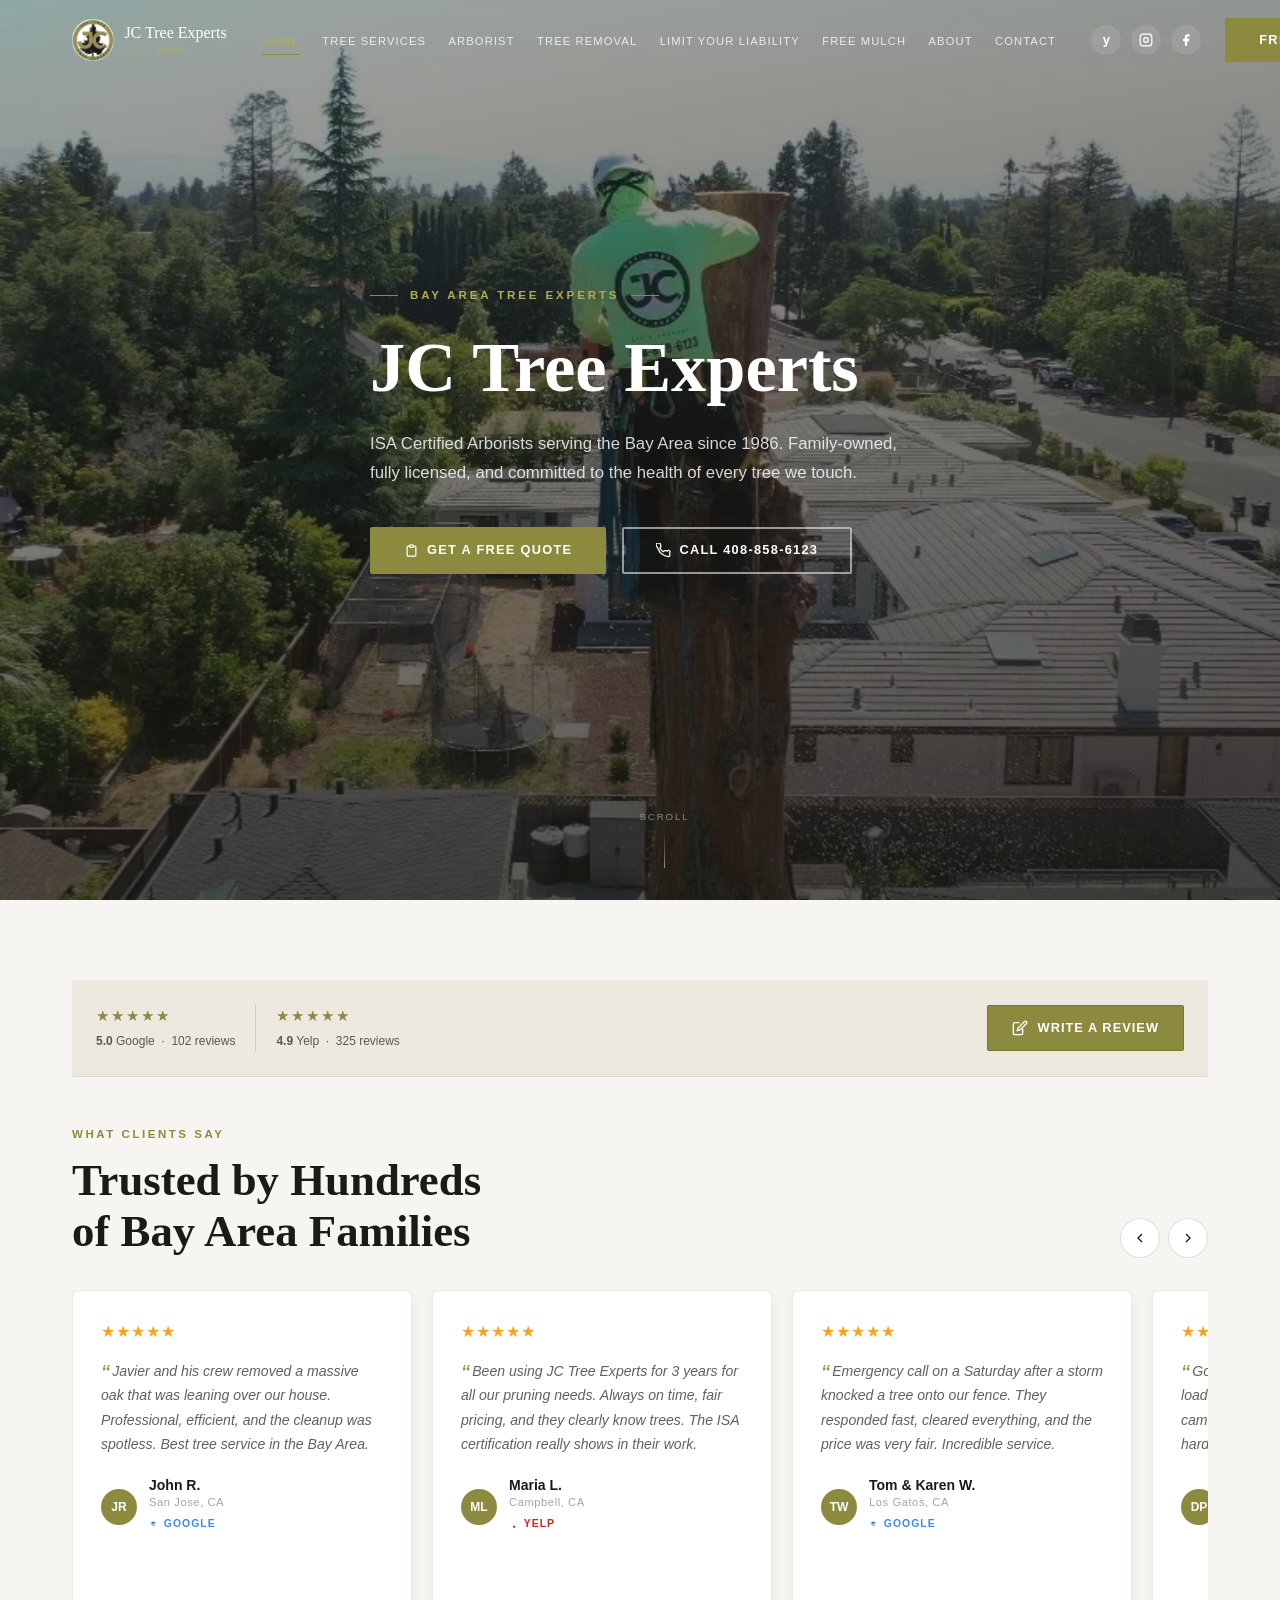
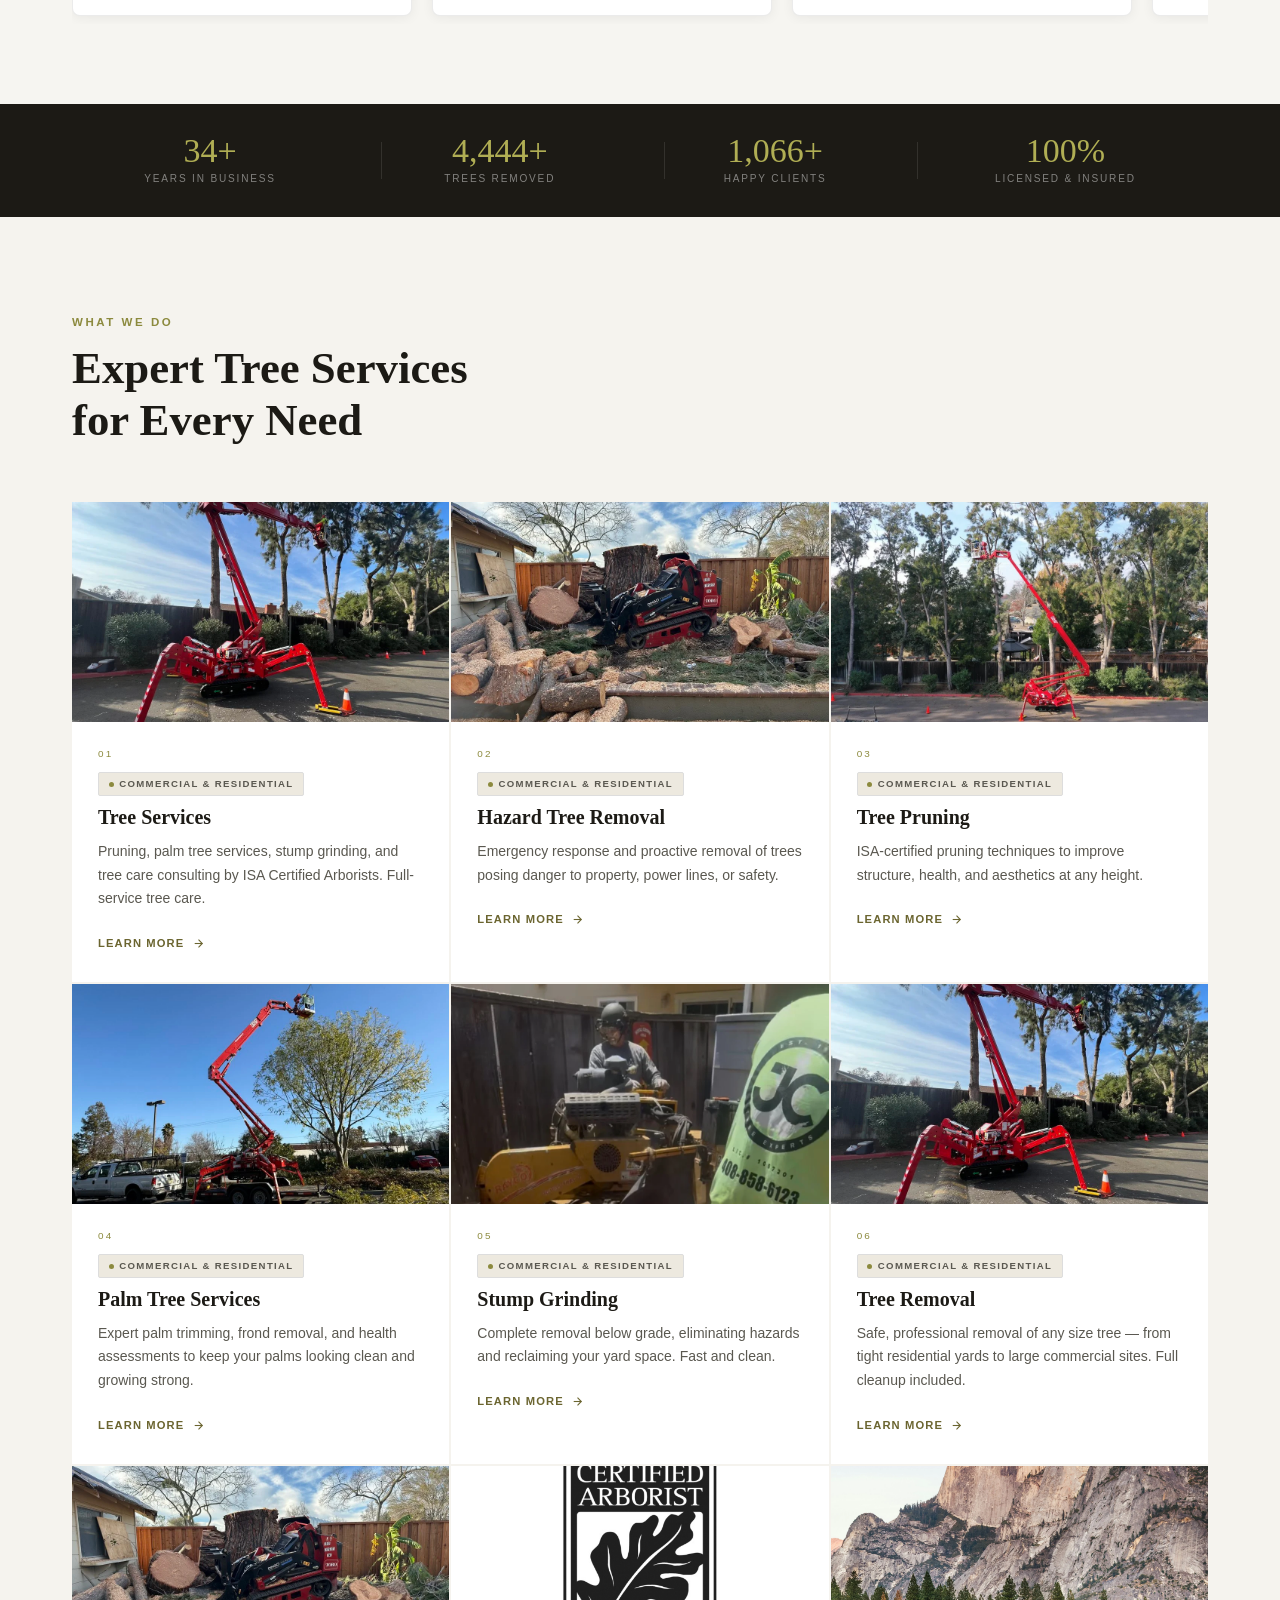
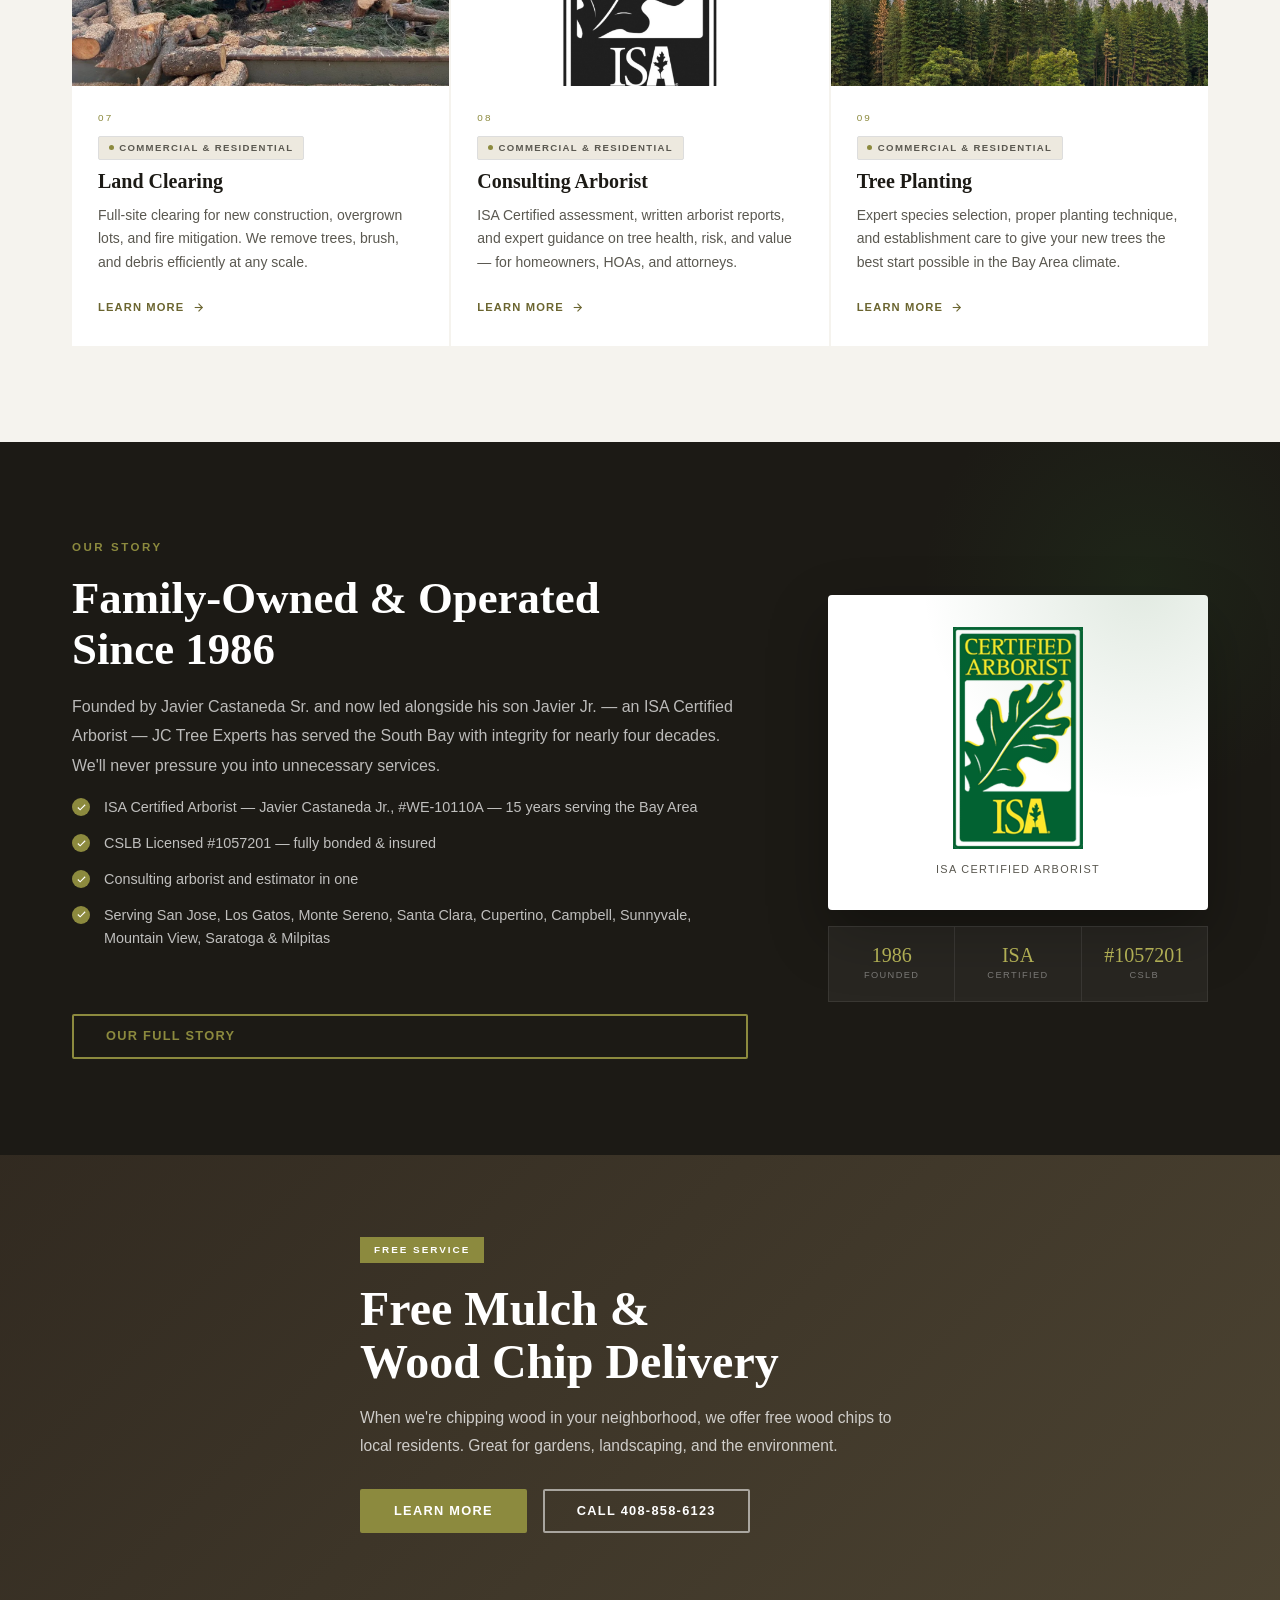
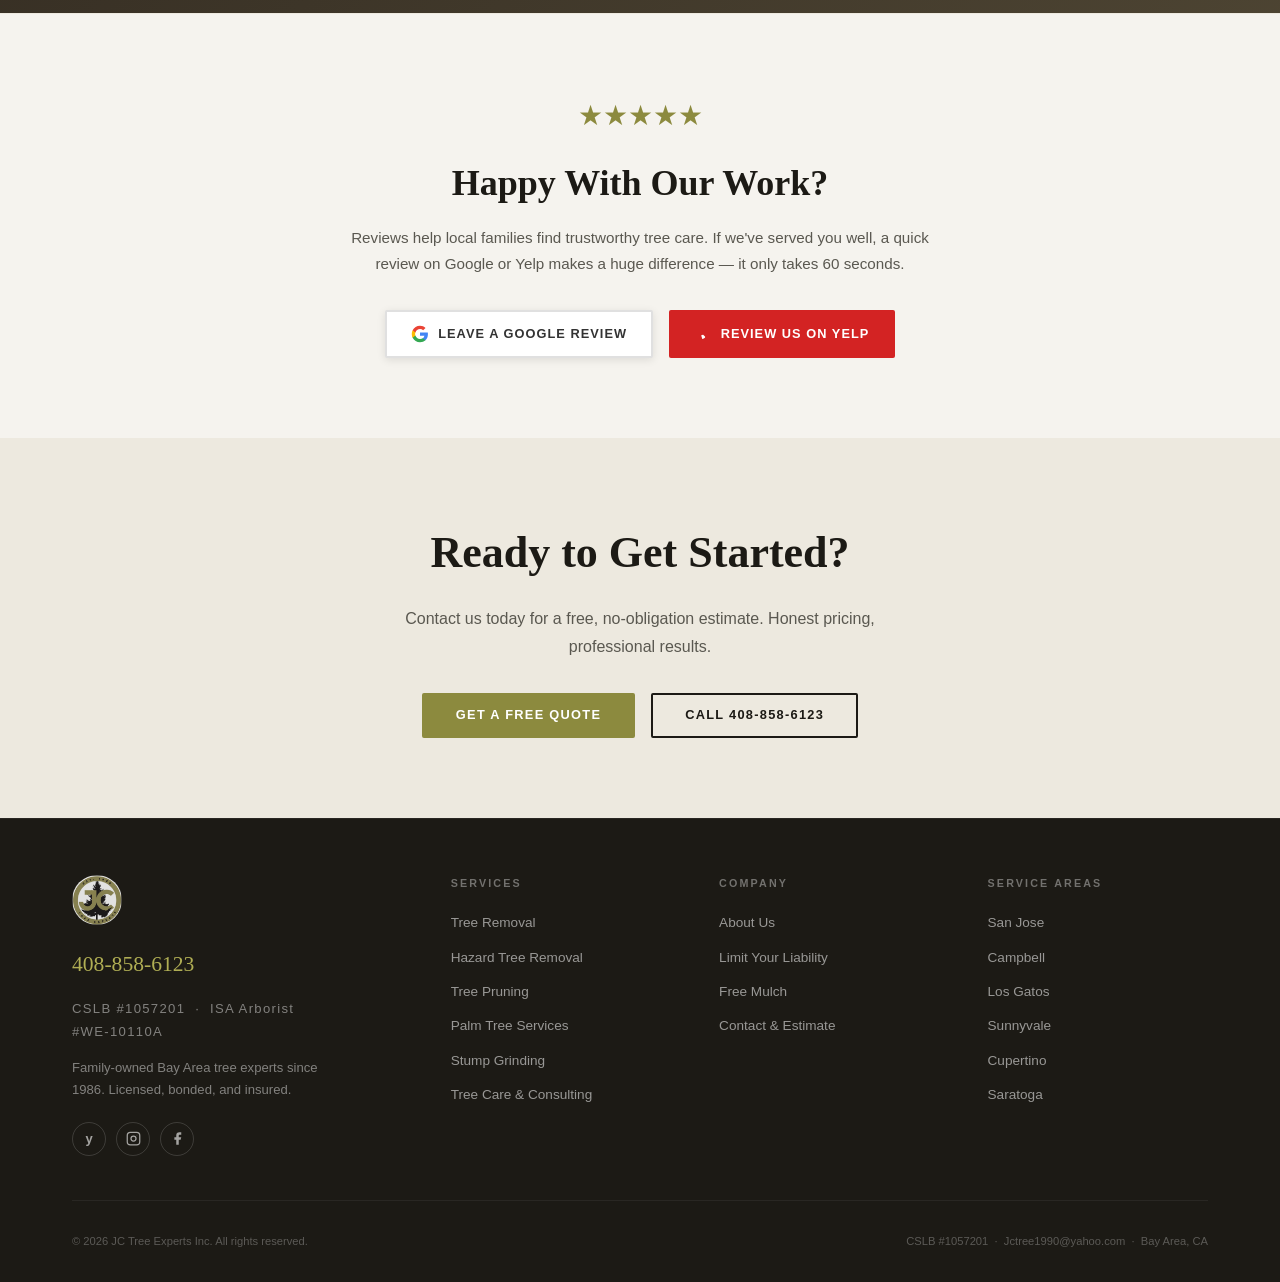
<file: index.html>
<!DOCTYPE html>
<html lang="en">
<head>
<!-- Google tag (gtag.js) -->
<script async src="https://www.googletagmanager.com/gtag/js?id=AW-649319874"></script>
<script async src="https://www.googletagmanager.com/gtag/js?id=G-9QSV6HJD65"></script>
<script>
  window.dataLayer = window.dataLayer || [];
  function gtag(){dataLayer.push(arguments);}
  gtag('js', new Date());
  gtag('config', 'AW-649319874');
  gtag('config', 'G-9QSV6HJD65');
</script>
<meta charset="UTF-8">
<meta name="viewport" content="width=device-width, initial-scale=1.0">
<title>JC Tree Experts | Bay Area Tree Service Since 1986</title>
<meta name="description" content="JC Tree Experts — ISA Certified Arborists serving the Bay Area since 1986. Tree removal, pruning, stump grinding & more. Call 408-858-6123 for a free estimate.">
<link rel="canonical" href="https://jctreeexperts.net/">

<meta property="og:type" content="website">
<meta property="og:url" content="https://jctreeexperts.net/">
<meta property="og:title" content="JC Tree Experts | Bay Area Tree Service Since 1986">
<meta property="og:description" content="ISA Certified Arborists serving the Bay Area since 1986. Tree removal, pruning, stump grinding & more. Call 408-858-6123 for a free estimate.">
<meta property="og:image" content="https://jctreeexperts.net/images/tree-removal.jpg">
<meta name="twitter:card" content="summary_large_image">
<meta name="twitter:title" content="JC Tree Experts | Bay Area Tree Service Since 1986">
<meta name="twitter:description" content="ISA Certified Arborists serving the Bay Area since 1986. Free estimates. Call 408-858-6123.">
<meta name="twitter:image" content="https://jctreeexperts.net/images/tree-removal.jpg">

<script type="application/ld+json">
{
  "@context": "https://schema.org",
  "@type": "TreeService",
  "name": "JC Tree Experts",
  "url": "https://jctreeexperts.net",
  "telephone": "+14088586123",
  "email": "Jctree1990@yahoo.com",
  "description": "ISA Certified Arborists serving the Bay Area since 1986. Tree removal, pruning, stump grinding, hazard removal, and more. Family-owned and fully licensed.",
  "foundingDate": "1986",
  "areaServed": [
    "San Jose", "Campbell", "Los Gatos", "Sunnyvale", "Cupertino",
    "Mountain View", "Palo Alto", "Santa Clara", "Milpitas", "Saratoga",
    "Los Altos", "Menlo Park", "Redwood City", "Fremont", "Hayward"
  ],
  "address": {
    "@type": "PostalAddress",
    "streetAddress": "3713 Heritage Valley Dr",
    "addressLocality": "San Jose",
    "addressRegion": "CA",
    "postalCode": "95148",
    "addressCountry": "US"
  },
  "geo": {
    "@type": "GeoCoordinates",
    "latitude": 37.3169189,
    "longitude": -121.7713733
  },
  "openingHoursSpecification": [
    {
      "@type": "OpeningHoursSpecification",
      "dayOfWeek": ["Monday","Tuesday","Wednesday","Thursday","Friday","Saturday","Sunday"],
      "opens": "07:00",
      "closes": "18:00"
    }
  ],
  "aggregateRating": {
    "@type": "AggregateRating",
    "ratingValue": "5",
    "bestRating": "5",
    "reviewCount": "102"
  },
  "sameAs": [
    "https://www.yelp.com/biz/jc-tree-experts-san-jose",
    "https://www.instagram.com/jctreeexperts",
    "https://www.facebook.com/jctreeexperts"
  ],
  "hasCredential": [
    {
      "@type": "EducationalOccupationalCredential",
      "credentialCategory": "ISA Certified Arborist",
      "recognizedBy": {"@type": "Organization", "name": "International Society of Arboriculture"},
      "identifier": "WE-10110A"
    },
    {
      "@type": "EducationalOccupationalCredential",
      "credentialCategory": "CSLB License",
      "identifier": "#1057201"
    }
  ]
}
</script>

<link rel="stylesheet" href="styles.css">
<style>
@keyframes heroZoom {
  from { transform: scale(1.1); }
  to { transform: scale(1); }
}

@keyframes fadeUp {
  from { opacity: 0; transform: translateY(20px); }
  to { opacity: 1; transform: translateY(0); }
}

@keyframes scrollPulse {
  0%, 100% { opacity: 0.4; transform: scaleY(1); }
  50% { opacity: 0.9; transform: scaleY(1.3); }
}

#hero {
  position: relative;
  height: 100vh;
  min-height: 680px;
  display: flex;
  align-items: center;
  overflow: hidden;
}

.hero-bg {
  position: absolute;
  inset: -8%;
  background: url('images/tree-removal.jpg') center 30% / cover;
  animation: heroZoom 14s ease-out forwards;
}

.hero-ov {
  position: absolute;
  inset: 0;
  background: linear-gradient(170deg, rgba(28, 26, 21, .38), rgba(28, 26, 21, .58) 50%, rgba(28, 26, 21, .78));
}

.hero-c {
  position: relative;
  z-index: 1;
  max-width: 760px;
}

.hero-eyebrow {
  display: inline-flex;
  align-items: center;
  gap: .75rem;
  font-size: .72rem;
  font-weight: 600;
  letter-spacing: .25em;
  text-transform: uppercase;
  color: var(--gold-l);
  margin-bottom: 1.5rem;
  animation: fadeUp .8s .2s var(--ease) both;
}

.hero-eyebrow::before,
.hero-eyebrow::after {
  content: '';
  width: 28px;
  height: 1px;
  background: var(--gold);
}

.hero-h1 {
  font-family: var(--serif);
  font-size: clamp(2.4rem, 5.5vw, 4.4rem);
  color: #fff;
  line-height: 1.1;
  margin-bottom: 1.5rem;
  animation: fadeUp .8s .4s var(--ease) both;
}

.hero-sub {
  font-size: 1.05rem;
  color: rgba(255, 255, 255, .82);
  line-height: 1.7;
  margin-bottom: 2.5rem;
  max-width: 540px;
  animation: fadeUp .8s .6s var(--ease) both;
}

.hero-ctas {
  display: flex;
  gap: 1rem;
  flex-wrap: wrap;
  margin-bottom: 3rem;
  animation: fadeUp .8s .8s var(--ease) both;
}

.hero-badges {
  display: flex;
  gap: 1.25rem;
  flex-wrap: wrap;
  animation: fadeUp .8s 1s var(--ease) both;
}

.hbadge {
  display: flex;
  align-items: center;
  gap: .5rem;
  background: rgba(255, 255, 255, .09);
  border: 1px solid rgba(255, 255, 255, .18);
  backdrop-filter: blur(8px);
  padding: .5rem 1rem;
  border-radius: 2px;
}

.hbadge svg {
  width: 14px;
  height: 14px;
  color: var(--gold-l);
  flex-shrink: 0;
}

.hbadge span {
  font-size: .72rem;
  font-weight: 500;
  letter-spacing: .05em;
  color: rgba(255, 255, 255, .9);
}

.scroll-ind {
  position: absolute;
  bottom: 2rem;
  left: 50%;
  transform: translateX(-50%);
  display: flex;
  flex-direction: column;
  align-items: center;
  gap: .5rem;
  animation: fadeUp 1s 1.4s var(--ease) both;
  cursor: pointer;
}

.scroll-ind span {
  font-size: .6rem;
  letter-spacing: .2em;
  text-transform: uppercase;
  color: rgba(255, 255, 255, .45);
}

.scroll-line {
  width: 1px;
  height: 36px;
  background: linear-gradient(to bottom, transparent, rgba(255, 255, 255, .5));
  animation: scrollPulse 2s ease-in-out infinite;
}

#services {
  padding: 6rem 0;
  background: var(--cream);
}

.svc-grid {
  display: grid;
  grid-template-columns: repeat(3, 1fr);
  gap: 2px;
  margin-top: 3.5rem;
}

.svc-card {
  background: #fff;
  overflow: hidden;
  transition: transform .4s var(--ease), box-shadow .4s var(--ease);
  position: relative;
}

.svc-card::before {
  content: '';
  position: absolute;
  top: 0;
  left: 0;
  right: 0;
  height: 3px;
  background: var(--gold);
  transform: scaleX(0);
  transform-origin: left;
  transition: transform .4s var(--ease);
  z-index: 1;
}

.svc-card:hover {
  transform: translateY(-8px);
  box-shadow: var(--sh-lg);
  z-index: 2;
}

.svc-card:hover::before {
  transform: scaleX(1);
}

.svc-card:hover img {
  transform: scale(1.06);
}

.svc-body {
  padding: 1.5rem 1.625rem 1.75rem;
}

.svc-num {
  font-size: .62rem;
  letter-spacing: .22em;
  text-transform: uppercase;
  color: var(--gold);
  margin-bottom: .4rem;
}

.svc-tag {
  display: inline-flex;
  align-items: center;
  gap: .35rem;
  font-size: .6rem;
  font-weight: 600;
  letter-spacing: .14em;
  text-transform: uppercase;
  color: var(--textm);
  background: var(--cream2);
  border: 1px solid #ddd;
  padding: .22rem .6rem;
  border-radius: 2px;
  margin-bottom: .55rem;
}

.svc-tag::before {
  content: '';
  width: 5px;
  height: 5px;
  border-radius: 50%;
  background: var(--gold);
  flex-shrink: 0;
}

.svc-name {
  font-family: var(--serif);
  font-size: 1.25rem;
  color: var(--dark);
  margin-bottom: .6rem;
  line-height: 1.25;
}

.svc-desc {
  font-size: .875rem;
  color: var(--textm);
  line-height: 1.7;
  margin-bottom: 1.1rem;
}

.svc-link {
  display: inline-flex;
  align-items: center;
  gap: .45rem;
  font-size: .7rem;
  font-weight: 600;
  letter-spacing: .1em;
  text-transform: uppercase;
  color: var(--gold-d);
  transition: gap .2s;
}

.svc-link svg {
  width: 13px;
  height: 13px;
  flex-shrink: 0;
  transition: transform .2s;
}

.svc-link:hover {
  gap: .7rem;
}

.svc-link:hover svg {
  transform: translateX(3px);
}

.svc-card img {
  display: block;
  width: 100%;
  height: 220px;
  object-fit: cover;
  transition: transform .6s var(--ease);
}

#about-teaser {
  background: var(--dark);
  padding: 6rem 0;
  position: relative;
  overflow: hidden;
}

#about-teaser::before {
  content: '';
  position: absolute;
  top: -80px;
  right: -80px;
  width: 440px;
  height: 440px;
  border-radius: 50%;
  background: radial-gradient(circle, rgba(45, 106, 45, .14), transparent 70%);
  pointer-events: none;
}

.about-grid {
  display: grid;
  grid-template-columns: 1fr 380px;
  gap: 5rem;
  align-items: center;
}

.about-side,
.about-content {
  display: flex;
  flex-direction: column;
}

.about-side {
  gap: 1rem;
}

.about-label {
  color: var(--gold);
}

.about-title {
  margin-top: 1rem;
}

.about-text {
  color: rgba(255, 255, 255, .7);
  line-height: 1.85;
  margin-top: 1rem;
}

.about-cta {
  margin-top: 2rem;
  display: inline-block;
}

.about-pts {
  list-style: none;
  display: flex;
  flex-direction: column;
  gap: .8rem;
  margin: 1rem 0 2rem;
}

.about-pts li {
  display: flex;
  align-items: flex-start;
  gap: .875rem;
  font-size: .9rem;
  color: rgba(255, 255, 255, .72);
  line-height: 1.6;
}

.about-pts li::before {
  content: '';
  width: 18px;
  height: 18px;
  margin-top: 2px;
  border-radius: 50%;
  background: var(--gold) url("data:image/svg+xml,%3Csvg xmlns='http://www.w3.org/2000/svg' viewBox='0 0 24 24' fill='none' stroke='%23fff' stroke-width='2.5'%3E%3Cpolyline points='20 6 9 17 4 12'/%3E%3C/svg%3E") center / 11px no-repeat;
  flex-shrink: 0;
}

.isa-wrap {
  background: #fff;
  padding: 2rem;
  border-radius: 4px;
  text-align: center;
  box-shadow: 0 24px 60px rgba(0, 0, 0, .3);
}

.isa-wrap img {
  width: 130px;
  margin: 0 auto;
}

.isa-wrap p {
  margin-top: .75rem;
  font-size: .68rem;
  letter-spacing: .12em;
  text-transform: uppercase;
  color: var(--textm);
}

.cred-strip {
  display: flex;
}

.cred {
  flex: 1;
  text-align: center;
  padding: 1.1rem .5rem;
  background: rgba(255, 255, 255, .05);
  border: 1px solid rgba(255, 255, 255, .08);
  border-left: none;
}

.cred:first-child {
  border-left: 1px solid rgba(255, 255, 255, .08);
}

.cred-v {
  font-family: var(--serif);
  font-size: 1.25rem;
  color: var(--gold-l);
  line-height: 1;
  margin-bottom: .2rem;
}

.cred-k {
  font-size: .58rem;
  letter-spacing: .15em;
  text-transform: uppercase;
  color: rgba(255, 255, 255, .38);
}

#mulch-teaser {
  position: relative;
  min-height: 440px;
  display: flex;
  align-items: center;
}

.mulch-bg,
.mulch-ov {
  position: absolute;
  inset: 0;
}

.mulch-bg {
  background: url('images/mulch.jpg') center / cover;
  background-attachment: fixed;
}

.mulch-ov {
  background: linear-gradient(135deg, rgba(28, 20, 10, .9), rgba(44, 34, 14, .84));
}

.mulch-c {
  position: relative;
  z-index: 1;
  max-width: 560px;
  padding: 5rem 0;
}

.mulch-tag {
  display: inline-block;
  background: var(--gold);
  color: #fff;
  font-size: .62rem;
  font-weight: 700;
  letter-spacing: .2em;
  text-transform: uppercase;
  padding: .32rem .875rem;
  margin-bottom: 1.25rem;
}

.mulch-h2 {
  font-family: var(--serif);
  font-size: clamp(1.75rem, 4vw, 3rem);
  color: #fff;
  line-height: 1.1;
  margin-bottom: 1rem;
}

.mulch-body {
  font-size: .975rem;
  color: rgba(255, 255, 255, .75);
  line-height: 1.8;
  margin-bottom: 1.75rem;
}

.mulch-actions {
  display: flex;
  gap: 1rem;
  flex-wrap: wrap;
  margin-top: 1.75rem;
}

#review-cta {
  background: var(--cream);
  padding: 5rem 0;
  text-align: center;
  border-top: 1px solid var(--cream2);
}

.review-cta-inner {
  max-width: 600px;
  margin: 0 auto;
}

.review-cta-stars {
  display: flex;
  justify-content: center;
  gap: .3rem;
  font-size: 1.75rem;
  color: var(--gold);
  margin-bottom: 1rem;
}

.review-cta-title {
  font-family: var(--serif);
  font-size: clamp(1.5rem, 3vw, 2.25rem);
  color: var(--dark);
  margin-bottom: .75rem;
}

.review-cta-body {
  font-size: .95rem;
  color: var(--textm);
  line-height: 1.75;
  margin-bottom: 2rem;
}

.review-platforms {
  display: flex;
  gap: 1rem;
  justify-content: center;
  flex-wrap: wrap;
}

.review-btn-link {
  display: inline-flex;
  align-items: center;
  gap: .6rem;
  padding: .75rem 1.5rem;
  border-radius: 2px;
  font-size: .8rem;
  font-weight: 700;
  letter-spacing: .08em;
  text-transform: uppercase;
  border: 2px solid transparent;
  transition: all .25s;
}

.review-btn-google {
  background: #fff;
  color: #333;
  border-color: #e0e0e0;
  box-shadow: 0 2px 8px rgba(0, 0, 0, .1);
}

.review-btn-google:hover,
.review-btn-yelp:hover {
  transform: translateY(-2px);
}

.review-btn-google:hover {
  box-shadow: 0 4px 16px rgba(0, 0, 0, .15);
}

.review-btn-yelp {
  background: #d32323;
  color: #fff;
}

.review-btn-yelp:hover {
  background: #b51d1d;
}

#cta {
  background: var(--cream2);
  padding: 5rem 0;
  text-align: center;
}

#cta h2 {
  font-family: var(--serif);
  font-size: clamp(1.75rem, 3.5vw, 2.75rem);
  color: var(--dark);
  margin-bottom: 1rem;
}

#cta p {
  font-size: 1rem;
  color: var(--textm);
  max-width: 520px;
  margin: 0 auto 2rem;
  line-height: 1.75;
}

.cta-body {
  margin-top: 1rem;
}

.cta-actions {
  display: flex;
  gap: 1rem;
  justify-content: center;
  flex-wrap: wrap;
  margin-top: 2rem;
}

.yelp-text {
  font-weight: 800;
  font-size: 13px;
  line-height: 1;
  font-family: Arial, sans-serif;
}

.reviews-header {
  display: flex;
  align-items: flex-end;
  justify-content: space-between;
  flex-wrap: wrap;
  gap: 1rem;
  margin-bottom: 2rem;
}

.reviews-controls {
  display: flex;
  gap: .5rem;
}

.reviews-rating-bar {
  display: flex;
  align-items: center;
  justify-content: space-between;
  gap: 2rem;
  margin-bottom: 3rem;
  padding: 1.5rem;
  background: var(--cream2);
  border-radius: 2px;
}

.reviews-rating-left {
  display: flex;
  align-items: center;
  gap: 1rem;
}

.reviews-divider {
  width: 1px;
  background: rgba(0,0,0,.12);
  align-self: stretch;
  margin: 0 .25rem;
}

.reviews-rating-score {
  font-family: var(--serif);
  font-size: 1.75rem;
  font-weight: 700;
  color: var(--dark);
}

.reviews-rating-detail {
  display: flex;
  flex-direction: column;
  gap: .25rem;
}

.reviews-rating-stars {
  font-size: .95rem;
  color: var(--gold);
}

.reviews-rating-count {
  font-size: .75rem;
  color: var(--textm);
}

.reviews-write-btn {
  display: inline-flex;
  align-items: center;
  gap: .6rem;
  padding: .75rem 1.5rem;
  background: var(--gold);
  color: #fff;
  font-size: .8rem;
  font-weight: 700;
  letter-spacing: .08em;
  text-transform: uppercase;
  border-radius: 2px;
  transition: all .25s;
  text-decoration: none;
}

.reviews-write-btn:hover {
  background: var(--gold-d);
  transform: translateY(-2px);
}

.reviews-write-btn svg {
  width: 16px;
  height: 16px;
  flex-shrink: 0;
}

@media (max-width: 1024px) {
  .about-grid {
    grid-template-columns: 1fr;
    gap: 3rem;
  }
}

@media (max-width: 768px) {
  .svc-grid {
    grid-template-columns: 1fr 1fr;
  }
  .mulch-bg {
    background-attachment: scroll;
  }
  .reviews-rating-bar {
    flex-direction: column;
    align-items: flex-start;
    gap: 1rem;
  }
}

@media (max-width: 540px) {
  .svc-grid {
    grid-template-columns: 1fr;
  }
  .hero-ctas {
    flex-direction: column;
  }
  .hero-ctas .btn {
    justify-content: center;
  }
}

</style>
</head>
<body>

<nav id="nav">
  <div class="wrap">
    <div class="nav-inner">
      <a href="index.html" class="nav-logo">
        <img src="images/logo.png" alt="JC Tree Experts">
        <div class="nav-logo-text">
          <div class="nav-logo-name">JC Tree Experts</div>
          <span class="nav-logo-est">Est. 1986</span>
        </div>
      </a>
      <ul class="nav-links">
        <li><a href="index.html">Home</a></li>
        <li><a href="tree-services.html">Tree Services</a></li>
        <li><a href="arborist.html">Arborist</a></li>
        <li><a href="tree-removal.html">Tree Removal</a></li>
        <li><a href="limit-liability.html">Limit Your Liability</a></li>
        <li><a href="free-mulch.html">Free Mulch</a></li>
        <li><a href="about.html">About</a></li>
        <li><a href="contact.html">Contact</a></li>
      </ul>
      <div class="nav-socials">
        <a href="https://www.yelp.com/biz/jc-tree-experts-san-jose" target="_blank" class="nav-social" title="Yelp"><span class="yelp-text">y</span></a>
        <a href="https://www.instagram.com/jctreeexperts" target="_blank" class="nav-social" title="Instagram"><svg viewBox="0 0 24 24" fill="none" stroke="currentColor" stroke-width="2"><rect x="2" y="2" width="20" height="20" rx="5"/><circle cx="12" cy="12" r="4"/><circle cx="17.5" cy="6.5" r=".5" fill="currentColor" stroke="none"/></svg></a>
        <a href="https://www.facebook.com/jctreeexperts" target="_blank" class="nav-social" title="Facebook"><svg viewBox="0 0 24 24" fill="currentColor"><path d="M18 2h-3a5 5 0 00-5 5v3H7v4h3v8h4v-8h3l1-4h-4V7a1 1 0 011-1h3z"/></svg></a>
      </div>
      <div class="nav-cta"><a href="contact.html" class="btn btn-gold">Free Quote</a></div>
      <button class="hbg" id="hbg" aria-label="Open menu"><span></span><span></span><span></span></button>
    </div>
  </div>
</nav>

<div class="mob-menu" id="mobMenu">
  <a href="index.html" class="mob-link">Home</a>
  <a href="tree-services.html" class="mob-link">Tree Services</a>
  <a href="arborist.html" class="mob-link">Arborist</a>
  <a href="tree-removal.html" class="mob-link">Tree Removal</a>
  <a href="limit-liability.html" class="mob-link">Limit Your Liability</a>
  <a href="free-mulch.html" class="mob-link">Free Mulch</a>
  <a href="about.html" class="mob-link">About</a>
  <a href="contact.html" class="mob-link">Contact</a>
  <a href="contact.html" class="btn btn-gold mob-link">Get a Free Quote</a>
  <div class="mob-socials">
    <a href="https://www.yelp.com/biz/jc-tree-experts-san-jose" target="_blank" class="mob-social"><span class="yelp-text">y</span></a>
    <a href="https://www.instagram.com/jctreeexperts" target="_blank" class="mob-social"><svg viewBox="0 0 24 24" fill="none" stroke="currentColor" stroke-width="2"><rect x="2" y="2" width="20" height="20" rx="5"/><circle cx="12" cy="12" r="4"/><circle cx="17.5" cy="6.5" r=".5" fill="currentColor" stroke="none"/></svg></a>
    <a href="https://www.facebook.com/jctreeexperts" target="_blank" class="mob-social"><svg viewBox="0 0 24 24" fill="currentColor"><path d="M18 2h-3a5 5 0 00-5 5v3H7v4h3v8h4v-8h3l1-4h-4V7a1 1 0 011-1h3z"/></svg></a>
  </div>
</div>

<section id="hero">
  <div class="hero-bg"></div>
  <div class="hero-ov"></div>
  <div class="wrap">
    <div class="hero-c">
      <div class="hero-eyebrow">Bay Area Tree Experts</div>
      <h1 class="hero-h1">JC Tree Experts</h1>
      <p class="hero-sub">ISA Certified Arborists serving the Bay Area since 1986. Family-owned, fully licensed, and committed to the health of every tree we touch.</p>
      <div class="hero-ctas">
        <a href="contact.html" class="btn btn-gold"><svg viewBox="0 0 24 24" fill="none" stroke="currentColor" stroke-width="2"><path d="M9 5H7a2 2 0 00-2 2v12a2 2 0 002 2h10a2 2 0 002-2V7a2 2 0 00-2-2h-2M9 5a2 2 0 002 2h2a2 2 0 002-2M9 5a2 2 0 012-2h2a2 2 0 012 2"/></svg>Get a Free Quote</a>
        <a href="tel:4088586123" class="btn btn-outline"><svg viewBox="0 0 24 24" fill="none" stroke="currentColor" stroke-width="2"><path d="M22 16.92v3a2 2 0 01-2.18 2 19.79 19.79 0 01-8.63-3.07A19.5 19.5 0 013.07 8.81 19.79 19.79 0 010 2.19 2 2 0 012.1 0h3a2 2 0 012 1.72 12.84 12.84 0 00.7 2.81 2 2 0 01-.45 2.11L6.09 7.91a16 16 0 006 6l1.27-1.27a2 2 0 012.11-.45 12.84 12.84 0 002.81.7A2 2 0 0122 14.92z"/></svg>Call 408-858-6123</a>
      </div>
    </div>
  </div>

  <div class="scroll-ind" onclick="document.getElementById('stats-bar').scrollIntoView({behavior:'smooth'})">
    <span>Scroll</span><div class="scroll-line"></div>
  </div>
</section>

<section id="reviews">
  <div class="wrap">
    <div class="reviews-rating-bar">
      <div class="reviews-rating-left">
        <div class="reviews-rating-detail">
          <div class="reviews-rating-stars">★★★★★</div>
          <div class="reviews-rating-count"><strong>5.0</strong> Google &nbsp;·&nbsp; 102 reviews</div>
        </div>
        <div class="reviews-divider"></div>
        <div class="reviews-rating-detail">
          <div class="reviews-rating-stars">★★★★★</div>
          <div class="reviews-rating-count"><strong>4.9</strong> Yelp &nbsp;·&nbsp; 325 reviews</div>
        </div>
      </div>
      <a class="reviews-write-btn" href="https://www.google.com/maps/place/?q=place_id:ChIJXwSa_1AtjoARbuw0krxmwlQ" target="_blank" rel="noopener">
        <svg viewBox="0 0 24 24" fill="none" stroke="currentColor" stroke-width="2"><path d="M11 4H4a2 2 0 00-2 2v14a2 2 0 002 2h10a2 2 0 002-2v-7"/><path d="M18.5 2.5a2.121 2.121 0 013 3L12 15l-4 1 1-4 9.5-9.5z"/></svg>
        Write a Review
      </a>
    </div>
    <div class="reviews-header">
      <div>
        <p class="sec-label sec-label-gold">What Clients Say</p>
        <h2 class="sec-h2" style="color:var(--dark)">Trusted by Hundreds<br>of Bay Area Families</h2>
      </div>
      <div class="reviews-controls">
        <button class="review-btn" id="revPrev"><svg viewBox="0 0 24 24" fill="none" stroke="currentColor" stroke-width="2"><polyline points="15 18 9 12 15 6"/></svg></button>
        <button class="review-btn" id="revNext"><svg viewBox="0 0 24 24" fill="none" stroke="currentColor" stroke-width="2"><polyline points="9 18 15 12 9 6"/></svg></button>
      </div>
    </div>
    <div class="reviews-track-wrap">
      <div class="reviews-track">

        <div class="review-card">
          <div class="review-stars">★★★★★</div>
          <p class="review-text">Javier and his crew removed a massive oak that was leaning over our house. Professional, efficient, and the cleanup was spotless. Best tree service in the Bay Area.</p>
          <div class="review-author">
            <div class="review-initials">JR</div>
            <div class="review-details">
              <div class="review-name">John R.</div>
              <div class="review-meta">San Jose, CA</div>
              <a class="review-source google" href="https://www.google.com/maps/place/?q=place_id:ChIJXwSa_1AtjoARbuw0krxmwlQ" target="_blank" rel="noopener"><svg viewBox="0 0 24 24" width="10" height="10" fill="currentColor"><path d="M12 11v2h2.93c-.26 1.19-1.29 2-2.93 2a3 3 0 110-6c.78 0 1.48.29 2.01.77l1.42-1.42A5 5 0 107 12h5z"/></svg> Google</a>
            </div>
          </div>
        </div>

        <div class="review-card">
          <div class="review-stars">★★★★★</div>
          <p class="review-text">Been using JC Tree Experts for 3 years for all our pruning needs. Always on time, fair pricing, and they clearly know trees. The ISA certification really shows in their work.</p>
          <div class="review-author">
            <div class="review-initials">ML</div>
            <div class="review-details">
              <div class="review-name">Maria L.</div>
              <div class="review-meta">Campbell, CA</div>
              <a class="review-source yelp" href="https://www.yelp.com/biz/jc-tree-experts-san-jose" target="_blank" rel="noopener"><svg viewBox="0 0 24 24" width="10" height="10" fill="currentColor"><path d="M12.27 13.047l-2.05.624c-.592.18-.904.81-.703 1.4l1.22 3.595c.248.73 1.1.992 1.737.535l2.38-1.702c.565-.404.632-1.208.142-1.7z"/></svg> Yelp</a>
            </div>
          </div>
        </div>

        <div class="review-card">
          <div class="review-stars">★★★★★</div>
          <p class="review-text">Emergency call on a Saturday after a storm knocked a tree onto our fence. They responded fast, cleared everything, and the price was very fair. Incredible service.</p>
          <div class="review-author">
            <div class="review-initials">TW</div>
            <div>
              <div class="review-name">Tom &amp; Karen W.</div>
              <div class="review-meta">Los Gatos, CA</div>
              <a class="review-source google" href="https://www.google.com/maps/place/?q=place_id:ChIJXwSa_1AtjoARbuw0krxmwlQ" target="_blank" rel="noopener"><svg viewBox="0 0 24 24" width="10" height="10" fill="currentColor"><path d="M12 11v2h2.93c-.26 1.19-1.29 2-2.93 2a3 3 0 110-6c.78 0 1.48.29 2.01.77l1.42-1.42A5 5 0 107 12h5z"/></svg> Google</a>
            </div>
          </div>
        </div>

        <div class="review-card">
          <div class="review-stars">★★★★★</div>
          <p class="review-text">Got free mulch delivery — a whole truck load for our garden beds. And then they came back for our tree removal. Honest, hardworking people. Highly recommend.</p>
          <div class="review-author">
            <div class="review-initials">DP</div>
            <div>
              <div class="review-name">David P.</div>
              <div class="review-meta">Cupertino, CA</div>
              <a class="review-source yelp" href="https://www.yelp.com/biz/jc-tree-experts-san-jose" target="_blank" rel="noopener"><svg viewBox="0 0 24 24" width="10" height="10" fill="currentColor"><path d="M12.27 13.047l-2.05.624c-.592.18-.904.81-.703 1.4l1.22 3.595c.248.73 1.1.992 1.737.535l2.38-1.702c.565-.404.632-1.208.142-1.7z"/></svg> Yelp</a>
            </div>
          </div>
        </div>

        <div class="review-card">
          <div class="review-stars">★★★★★</div>
          <p class="review-text">Javier Jr. came out for a free estimate and was incredibly honest. He told us which trees needed work and which were fine — no upselling at all. That kind of integrity is rare.</p>
          <div class="review-author">
            <div class="review-initials">SK</div>
            <div>
              <div class="review-name">Sandra K.</div>
              <div class="review-meta">Sunnyvale, CA</div>
              <a class="review-source google" href="https://www.google.com/maps/place/?q=place_id:ChIJXwSa_1AtjoARbuw0krxmwlQ" target="_blank" rel="noopener"><svg viewBox="0 0 24 24" width="10" height="10" fill="currentColor"><path d="M12 11v2h2.93c-.26 1.19-1.29 2-2.93 2a3 3 0 110-6c.78 0 1.48.29 2.01.77l1.42-1.42A5 5 0 107 12h5z"/></svg> Google</a>
            </div>
          </div>
        </div>

        <div class="review-card">
          <div class="review-stars">★★★★★</div>
          <p class="review-text">Top-notch stump grinding. Fast, clean, very reasonable price. The crew was courteous and professional. Third time using JC Tree Experts and will keep coming back.</p>
          <div class="review-author">
            <div class="review-initials">MC</div>
            <div>
              <div class="review-name">Mike C.</div>
              <div class="review-meta">Santa Clara, CA</div>
              <a class="review-source yelp" href="https://www.yelp.com/biz/jc-tree-experts-san-jose" target="_blank" rel="noopener"><svg viewBox="0 0 24 24" width="10" height="10" fill="currentColor"><path d="M12.27 13.047l-2.05.624c-.592.18-.904.81-.703 1.4l1.22 3.595c.248.73 1.1.992 1.737.535l2.38-1.702c.565-.404.632-1.208.142-1.7z"/></svg> Yelp</a>
            </div>
          </div>
        </div>

        <div class="review-card">
          <div class="review-stars">★★★★★</div>
          <p class="review-text">Handled removal of three large trees on our commercial property with minimal disruption to our business. Great communication, spotless cleanup. Very impressed.</p>
          <div class="review-author">
            <div class="review-initials">AH</div>
            <div>
              <div class="review-name">Amy H.</div>
              <div class="review-meta">Palo Alto, CA</div>
              <a class="review-source google" href="https://www.google.com/maps/place/?q=place_id:ChIJXwSa_1AtjoARbuw0krxmwlQ" target="_blank" rel="noopener"><svg viewBox="0 0 24 24" width="10" height="10" fill="currentColor"><path d="M12 11v2h2.93c-.26 1.19-1.29 2-2.93 2a3 3 0 110-6c.78 0 1.48.29 2.01.77l1.42-1.42A5 5 0 107 12h5z"/></svg> Google</a>
            </div>
          </div>
        </div>

        <div class="review-card">
          <div class="review-stars">★★★★★</div>
          <p class="review-text">Javier's team trimmed our massive redwood and cleaned up every last branch. They were polite, fast, and left our yard looking better than before. Definitely calling them again.</p>
          <div class="review-author">
            <div class="review-initials">RG</div>
            <div>
              <div class="review-name">Rachel G.</div>
              <div class="review-meta">Saratoga, CA</div>
              <a class="review-source google" href="https://www.google.com/maps/place/?q=place_id:ChIJXwSa_1AtjoARbuw0krxmwlQ" target="_blank" rel="noopener"><svg viewBox="0 0 24 24" width="10" height="10" fill="currentColor"><path d="M12 11v2h2.93c-.26 1.19-1.29 2-2.93 2a3 3 0 110-6c.78 0 1.48.29 2.01.77l1.42-1.42A5 5 0 107 12h5z"/></svg> Google</a>
            </div>
          </div>
        </div>

        <div class="review-card">
          <div class="review-stars">★★★★★</div>
          <p class="review-text">Had two dying eucalyptus trees dangerously close to my roof. JC Tree Experts assessed them same day and had both down by noon the next morning. Absolutely phenomenal service.</p>
          <div class="review-author">
            <div class="review-initials">BT</div>
            <div>
              <div class="review-name">Brian T.</div>
              <div class="review-meta">San Jose, CA</div>
              <a class="review-source yelp" href="https://www.yelp.com/biz/jc-tree-experts-san-jose" target="_blank" rel="noopener"><svg viewBox="0 0 24 24" width="10" height="10" fill="currentColor"><path d="M12.27 13.047l-2.05.624c-.592.18-.904.81-.703 1.4l1.22 3.595c.248.73 1.1.992 1.737.535l2.38-1.702c.565-.404.632-1.208.142-1.7z"/></svg> Yelp</a>
            </div>
          </div>
        </div>

        <div class="review-card">
          <div class="review-stars">★★★★★</div>
          <p class="review-text">We had a huge pine that was root-lifting our driveway. Javier explained every option, gave us a fair price, and the removal was done cleanly in one day. Very professional crew.</p>
          <div class="review-author">
            <div class="review-initials">LF</div>
            <div>
              <div class="review-name">Linda F.</div>
              <div class="review-meta">Los Gatos, CA</div>
              <a class="review-source google" href="https://www.google.com/maps/place/?q=place_id:ChIJXwSa_1AtjoARbuw0krxmwlQ" target="_blank" rel="noopener"><svg viewBox="0 0 24 24" width="10" height="10" fill="currentColor"><path d="M12 11v2h2.93c-.26 1.19-1.29 2-2.93 2a3 3 0 110-6c.78 0 1.48.29 2.01.77l1.42-1.42A5 5 0 107 12h5z"/></svg> Google</a>
            </div>
          </div>
        </div>

        <div class="review-card">
          <div class="review-stars">★★★★★</div>
          <p class="review-text">The free mulch delivery alone is worth calling these guys. I got two truckloads for my vegetable garden and they were so friendly about dropping it exactly where I needed it.</p>
          <div class="review-author">
            <div class="review-initials">CE</div>
            <div>
              <div class="review-name">Carol E.</div>
              <div class="review-meta">Morgan Hill, CA</div>
              <a class="review-source yelp" href="https://www.yelp.com/biz/jc-tree-experts-san-jose" target="_blank" rel="noopener"><svg viewBox="0 0 24 24" width="10" height="10" fill="currentColor"><path d="M12.27 13.047l-2.05.624c-.592.18-.904.81-.703 1.4l1.22 3.595c.248.73 1.1.992 1.737.535l2.38-1.702c.565-.404.632-1.208.142-1.7z"/></svg> Yelp</a>
            </div>
          </div>
        </div>

        <div class="review-card">
          <div class="review-stars">★★★★★</div>
          <p class="review-text">I've hired a lot of tree companies over the years. JC Tree Experts is by far the most knowledgeable. Javier Sr. knew exactly what was wrong with our oak and how to save it. Outstanding.</p>
          <div class="review-author">
            <div class="review-initials">PD</div>
            <div>
              <div class="review-name">Paul D.</div>
              <div class="review-meta">Willow Glen, CA</div>
              <a class="review-source google" href="https://www.google.com/maps/place/?q=place_id:ChIJXwSa_1AtjoARbuw0krxmwlQ" target="_blank" rel="noopener"><svg viewBox="0 0 24 24" width="10" height="10" fill="currentColor"><path d="M12 11v2h2.93c-.26 1.19-1.29 2-2.93 2a3 3 0 110-6c.78 0 1.48.29 2.01.77l1.42-1.42A5 5 0 107 12h5z"/></svg> Google</a>
            </div>
          </div>
        </div>

        <div class="review-card">
          <div class="review-stars">★★★★★</div>
          <p class="review-text">Used them for a large crown reduction on three mature trees. The arborist explained the cuts he was making and why — you could tell he genuinely cares about the trees' health. Five stars.</p>
          <div class="review-author">
            <div class="review-initials">NM</div>
            <div>
              <div class="review-name">Nancy M.</div>
              <div class="review-meta">Almaden Valley, CA</div>
              <a class="review-source yelp" href="https://www.yelp.com/biz/jc-tree-experts-san-jose" target="_blank" rel="noopener"><svg viewBox="0 0 24 24" width="10" height="10" fill="currentColor"><path d="M12.27 13.047l-2.05.624c-.592.18-.904.81-.703 1.4l1.22 3.595c.248.73 1.1.992 1.737.535l2.38-1.702c.565-.404.632-1.208.142-1.7z"/></svg> Yelp</a>
            </div>
          </div>
        </div>

        <div class="review-card">
          <div class="review-stars">★★★★★</div>
          <p class="review-text">Called JC Tree Experts after another company quoted me triple the price. Javier came out, gave me an honest number, and the job was perfect. Don't bother calling anyone else.</p>
          <div class="review-author">
            <div class="review-initials">KR</div>
            <div>
              <div class="review-name">Kevin R.</div>
              <div class="review-meta">Campbell, CA</div>
              <a class="review-source google" href="https://www.google.com/maps/place/?q=place_id:ChIJXwSa_1AtjoARbuw0krxmwlQ" target="_blank" rel="noopener"><svg viewBox="0 0 24 24" width="10" height="10" fill="currentColor"><path d="M12 11v2h2.93c-.26 1.19-1.29 2-2.93 2a3 3 0 110-6c.78 0 1.48.29 2.01.77l1.42-1.42A5 5 0 107 12h5z"/></svg> Google</a>
            </div>
          </div>
        </div>

        <div class="review-card">
          <div class="review-stars">★★★★★</div>
          <p class="review-text">My HOA required tree trimming by a certified arborist. JC Tree Experts had the credentials, did the work beautifully, and even provided documentation. HOA was thrilled.</p>
          <div class="review-author">
            <div class="review-initials">SB</div>
            <div>
              <div class="review-name">Stephanie B.</div>
              <div class="review-meta">Cupertino, CA</div>
              <a class="review-source yelp" href="https://www.yelp.com/biz/jc-tree-experts-san-jose" target="_blank" rel="noopener"><svg viewBox="0 0 24 24" width="10" height="10" fill="currentColor"><path d="M12.27 13.047l-2.05.624c-.592.18-.904.81-.703 1.4l1.22 3.595c.248.73 1.1.992 1.737.535l2.38-1.702c.565-.404.632-1.208.142-1.7z"/></svg> Yelp</a>
            </div>
          </div>
        </div>

        <div class="review-card">
          <div class="review-stars">★★★★★</div>
          <p class="review-text">Javier and his son showed up exactly on time, worked non-stop all day removing a very complicated tree near our pool, and left the yard spotless. Could not have asked for better.</p>
          <div class="review-author">
            <div class="review-initials">GN</div>
            <div>
              <div class="review-name">Greg N.</div>
              <div class="review-meta">Sunnyvale, CA</div>
              <a class="review-source google" href="https://www.google.com/maps/place/?q=place_id:ChIJXwSa_1AtjoARbuw0krxmwlQ" target="_blank" rel="noopener"><svg viewBox="0 0 24 24" width="10" height="10" fill="currentColor"><path d="M12 11v2h2.93c-.26 1.19-1.29 2-2.93 2a3 3 0 110-6c.78 0 1.48.29 2.01.77l1.42-1.42A5 5 0 107 12h5z"/></svg> Google</a>
            </div>
          </div>
        </div>

        <div class="review-card">
          <div class="review-stars">★★★★★</div>
          <p class="review-text">My neighbor recommended JC Tree Experts and now I'm passing that recommendation along. They trimmed four large trees, hauled everything away, and the price was beyond fair.</p>
          <div class="review-author">
            <div class="review-initials">TL</div>
            <div>
              <div class="review-name">Theresa L.</div>
              <div class="review-meta">Santa Clara, CA</div>
              <a class="review-source yelp" href="https://www.yelp.com/biz/jc-tree-experts-san-jose" target="_blank" rel="noopener"><svg viewBox="0 0 24 24" width="10" height="10" fill="currentColor"><path d="M12.27 13.047l-2.05.624c-.592.18-.904.81-.703 1.4l1.22 3.595c.248.73 1.1.992 1.737.535l2.38-1.702c.565-.404.632-1.208.142-1.7z"/></svg> Yelp</a>
            </div>
          </div>
        </div>

        <div class="review-card">
          <div class="review-stars">★★★★★</div>
          <p class="review-text">We've used JC Tree Experts twice now — once for removal and once for stump grinding. Both times the team was courteous, efficient, and thorough. They've earned a customer for life.</p>
          <div class="review-author">
            <div class="review-initials">JM</div>
            <div>
              <div class="review-name">James M.</div>
              <div class="review-meta">San Jose, CA</div>
              <a class="review-source google" href="https://www.google.com/maps/place/?q=place_id:ChIJXwSa_1AtjoARbuw0krxmwlQ" target="_blank" rel="noopener"><svg viewBox="0 0 24 24" width="10" height="10" fill="currentColor"><path d="M12 11v2h2.93c-.26 1.19-1.29 2-2.93 2a3 3 0 110-6c.78 0 1.48.29 2.01.77l1.42-1.42A5 5 0 107 12h5z"/></svg> Google</a>
            </div>
          </div>
        </div>

        <div class="review-card">
          <div class="review-stars">★★★★★</div>
          <p class="review-text">I was nervous about having a large tree removed so close to my fence. The crew handled it perfectly — not a scratch on anything. Worth every penny for that level of precision.</p>
          <div class="review-author">
            <div class="review-initials">EO</div>
            <div>
              <div class="review-name">Elena O.</div>
              <div class="review-meta">Los Altos, CA</div>
              <a class="review-source yelp" href="https://www.yelp.com/biz/jc-tree-experts-san-jose" target="_blank" rel="noopener"><svg viewBox="0 0 24 24" width="10" height="10" fill="currentColor"><path d="M12.27 13.047l-2.05.624c-.592.18-.904.81-.703 1.4l1.22 3.595c.248.73 1.1.992 1.737.535l2.38-1.702c.565-.404.632-1.208.142-1.7z"/></svg> Yelp</a>
            </div>
          </div>
        </div>

        <div class="review-card">
          <div class="review-stars">★★★★★</div>
          <p class="review-text">JC Tree Experts handled an urgent situation when a branch cracked during a windstorm and was hanging over our car. They came out within hours and solved it safely. Truly emergency-ready.</p>
          <div class="review-author">
            <div class="review-initials">AR</div>
            <div>
              <div class="review-name">Alex R.</div>
              <div class="review-meta">Mountain View, CA</div>
              <a class="review-source google" href="https://www.google.com/maps/place/?q=place_id:ChIJXwSa_1AtjoARbuw0krxmwlQ" target="_blank" rel="noopener"><svg viewBox="0 0 24 24" width="10" height="10" fill="currentColor"><path d="M12 11v2h2.93c-.26 1.19-1.29 2-2.93 2a3 3 0 110-6c.78 0 1.48.29 2.01.77l1.42-1.42A5 5 0 107 12h5z"/></svg> Google</a>
            </div>
          </div>
        </div>

        <div class="review-card">
          <div class="review-stars">★★★★★</div>
          <p class="review-text">Fantastic job on a very overgrown magnolia. They shaped it beautifully and it's blooming better than ever this spring. Javier clearly has a real passion for his craft.</p>
          <div class="review-author">
            <div class="review-initials">MW</div>
            <div>
              <div class="review-name">Michelle W.</div>
              <div class="review-meta">Saratoga, CA</div>
              <a class="review-source yelp" href="https://www.yelp.com/biz/jc-tree-experts-san-jose" target="_blank" rel="noopener"><svg viewBox="0 0 24 24" width="10" height="10" fill="currentColor"><path d="M12.27 13.047l-2.05.624c-.592.18-.904.81-.703 1.4l1.22 3.595c.248.73 1.1.992 1.737.535l2.38-1.702c.565-.404.632-1.208.142-1.7z"/></svg> Yelp</a>
            </div>
          </div>
        </div>

        <div class="review-card">
          <div class="review-stars">★★★★★</div>
          <p class="review-text">Got multiple quotes for our tree removal — JC Tree Experts wasn't the cheapest, but they were the most professional by far and the results proved it. Great investment.</p>
          <div class="review-author">
            <div class="review-initials">HK</div>
            <div>
              <div class="review-name">Henry K.</div>
              <div class="review-meta">Palo Alto, CA</div>
              <a class="review-source google" href="https://www.google.com/maps/place/?q=place_id:ChIJXwSa_1AtjoARbuw0krxmwlQ" target="_blank" rel="noopener"><svg viewBox="0 0 24 24" width="10" height="10" fill="currentColor"><path d="M12 11v2h2.93c-.26 1.19-1.29 2-2.93 2a3 3 0 110-6c.78 0 1.48.29 2.01.77l1.42-1.42A5 5 0 107 12h5z"/></svg> Google</a>
            </div>
          </div>
        </div>

        <div class="review-card">
          <div class="review-stars">★★★★★</div>
          <p class="review-text">I manage several rental properties and JC Tree Experts is the only tree service I trust. Reliable, insured, and they always leave the tenants happy with the results.</p>
          <div class="review-author">
            <div class="review-initials">DV</div>
            <div>
              <div class="review-name">Dan V.</div>
              <div class="review-meta">San Jose, CA</div>
              <a class="review-source yelp" href="https://www.yelp.com/biz/jc-tree-experts-san-jose" target="_blank" rel="noopener"><svg viewBox="0 0 24 24" width="10" height="10" fill="currentColor"><path d="M12.27 13.047l-2.05.624c-.592.18-.904.81-.703 1.4l1.22 3.595c.248.73 1.1.992 1.737.535l2.38-1.702c.565-.404.632-1.208.142-1.7z"/></svg> Yelp</a>
            </div>
          </div>
        </div>

        <div class="review-card">
          <div class="review-stars">★★★★★</div>
          <p class="review-text">Their crew pruned our entire orchard — apples, plums, pears — and the difference in the harvest this year was unbelievable. These guys truly know fruit trees. Highly recommend.</p>
          <div class="review-author">
            <div class="review-initials">FC</div>
            <div>
              <div class="review-name">Frank C.</div>
              <div class="review-meta">Gilroy, CA</div>
              <a class="review-source google" href="https://www.google.com/maps/place/?q=place_id:ChIJXwSa_1AtjoARbuw0krxmwlQ" target="_blank" rel="noopener"><svg viewBox="0 0 24 24" width="10" height="10" fill="currentColor"><path d="M12 11v2h2.93c-.26 1.19-1.29 2-2.93 2a3 3 0 110-6c.78 0 1.48.29 2.01.77l1.42-1.42A5 5 0 107 12h5z"/></svg> Google</a>
            </div>
          </div>
        </div>

        <div class="review-card">
          <div class="review-stars">★★★★★</div>
          <p class="review-text">We hired JC Tree Experts for dead tree removal and they also spotted a diseased branch on a completely different tree and flagged it for us. That kind of attention goes above and beyond.</p>
          <div class="review-author">
            <div class="review-initials">JA</div>
            <div>
              <div class="review-name">Janet A.</div>
              <div class="review-meta">Milpitas, CA</div>
              <a class="review-source yelp" href="https://www.yelp.com/biz/jc-tree-experts-san-jose" target="_blank" rel="noopener"><svg viewBox="0 0 24 24" width="10" height="10" fill="currentColor"><path d="M12.27 13.047l-2.05.624c-.592.18-.904.81-.703 1.4l1.22 3.595c.248.73 1.1.992 1.737.535l2.38-1.702c.565-.404.632-1.208.142-1.7z"/></svg> Yelp</a>
            </div>
          </div>
        </div>

        <div class="review-card">
          <div class="review-stars">★★★★★</div>
          <p class="review-text">Fastest response time I've ever seen from a tree service. Called at 8am, crew was here by 10am. Huge palm removed and cleaned up by noon. Absolutely incredible team.</p>
          <div class="review-author">
            <div class="review-initials">RH</div>
            <div>
              <div class="review-name">Roberto H.</div>
              <div class="review-meta">East San Jose, CA</div>
              <a class="review-source google" href="https://www.google.com/maps/place/?q=place_id:ChIJXwSa_1AtjoARbuw0krxmwlQ" target="_blank" rel="noopener"><svg viewBox="0 0 24 24" width="10" height="10" fill="currentColor"><path d="M12 11v2h2.93c-.26 1.19-1.29 2-2.93 2a3 3 0 110-6c.78 0 1.48.29 2.01.77l1.42-1.42A5 5 0 107 12h5z"/></svg> Google</a>
            </div>
          </div>
        </div>

        <div class="review-card">
          <div class="review-stars">★★★★★</div>
          <p class="review-text">We needed emergency tree work after a branch fell on our patio cover. Javier was out that afternoon, gave us a fair quote, and the repair was done by end of day. Truly lifesavers.</p>
          <div class="review-author">
            <div class="review-initials">PL</div>
            <div>
              <div class="review-name">Patricia L.</div>
              <div class="review-meta">Berryessa, CA</div>
              <a class="review-source yelp" href="https://www.yelp.com/biz/jc-tree-experts-san-jose" target="_blank" rel="noopener"><svg viewBox="0 0 24 24" width="10" height="10" fill="currentColor"><path d="M12.27 13.047l-2.05.624c-.592.18-.904.81-.703 1.4l1.22 3.595c.248.73 1.1.992 1.737.535l2.38-1.702c.565-.404.632-1.208.142-1.7z"/></svg> Yelp</a>
            </div>
          </div>
        </div>

        <div class="review-card">
          <div class="review-stars">★★★★★</div>
          <p class="review-text">Javier has been taking care of our trees for six years now. Every visit is consistent — professional, thorough, and reasonably priced. He's part of the family at this point.</p>
          <div class="review-author">
            <div class="review-initials">OB</div>
            <div>
              <div class="review-name">Oscar B.</div>
              <div class="review-meta">Willow Glen, CA</div>
              <a class="review-source google" href="https://www.google.com/maps/place/?q=place_id:ChIJXwSa_1AtjoARbuw0krxmwlQ" target="_blank" rel="noopener"><svg viewBox="0 0 24 24" width="10" height="10" fill="currentColor"><path d="M12 11v2h2.93c-.26 1.19-1.29 2-2.93 2a3 3 0 110-6c.78 0 1.48.29 2.01.77l1.42-1.42A5 5 0 107 12h5z"/></svg> Google</a>
            </div>
          </div>
        </div>

        <div class="review-card">
          <div class="review-stars">★★★★★</div>
          <p class="review-text">I'm a landscaper and I refer all my clients to JC Tree Experts when the job is beyond my scope. Every single one has come back thanking me. That says everything about the quality.</p>
          <div class="review-author">
            <div class="review-initials">CM</div>
            <div>
              <div class="review-name">Carlos M.</div>
              <div class="review-meta">San Jose, CA</div>
              <a class="review-source yelp" href="https://www.yelp.com/biz/jc-tree-experts-san-jose" target="_blank" rel="noopener"><svg viewBox="0 0 24 24" width="10" height="10" fill="currentColor"><path d="M12.27 13.047l-2.05.624c-.592.18-.904.81-.703 1.4l1.22 3.595c.248.73 1.1.992 1.737.535l2.38-1.702c.565-.404.632-1.208.142-1.7z"/></svg> Yelp</a>
            </div>
          </div>
        </div>

        <div class="review-card">
          <div class="review-stars">★★★★★</div>
          <p class="review-text">Had a tricky tree wedged between our fence and the house. I was sure it would be a nightmare but Javier's team made it look easy. Clean, fast, and no damage at all. Impressive work.</p>
          <div class="review-author">
            <div class="review-initials">VN</div>
            <div>
              <div class="review-name">Victoria N.</div>
              <div class="review-meta">Almaden Valley, CA</div>
              <a class="review-source google" href="https://www.google.com/maps/place/?q=place_id:ChIJXwSa_1AtjoARbuw0krxmwlQ" target="_blank" rel="noopener"><svg viewBox="0 0 24 24" width="10" height="10" fill="currentColor"><path d="M12 11v2h2.93c-.26 1.19-1.29 2-2.93 2a3 3 0 110-6c.78 0 1.48.29 2.01.77l1.42-1.42A5 5 0 107 12h5z"/></svg> Google</a>
            </div>
          </div>
        </div>

        <div class="review-card">
          <div class="review-stars">★★★★★</div>
          <p class="review-text">Our city required a permit for the removal — Javier knew exactly what paperwork was needed and walked us through the whole process. Made what sounded complicated completely painless.</p>
          <div class="review-author">
            <div class="review-initials">WS</div>
            <div>
              <div class="review-name">Walter S.</div>
              <div class="review-meta">Campbell, CA</div>
              <a class="review-source yelp" href="https://www.yelp.com/biz/jc-tree-experts-san-jose" target="_blank" rel="noopener"><svg viewBox="0 0 24 24" width="10" height="10" fill="currentColor"><path d="M12.27 13.047l-2.05.624c-.592.18-.904.81-.703 1.4l1.22 3.595c.248.73 1.1.992 1.737.535l2.38-1.702c.565-.404.632-1.208.142-1.7z"/></svg> Yelp</a>
            </div>
          </div>
        </div>

        <div class="review-card">
          <div class="review-stars">★★★★★</div>
          <p class="review-text">I called five companies. JC Tree Experts was the only one that came out to inspect before quoting. That level of professionalism told me everything I needed to know. Hired them on the spot.</p>
          <div class="review-author">
            <div class="review-initials">IR</div>
            <div>
              <div class="review-name">Isabel R.</div>
              <div class="review-meta">Cupertino, CA</div>
              <a class="review-source google" href="https://www.google.com/maps/place/?q=place_id:ChIJXwSa_1AtjoARbuw0krxmwlQ" target="_blank" rel="noopener"><svg viewBox="0 0 24 24" width="10" height="10" fill="currentColor"><path d="M12 11v2h2.93c-.26 1.19-1.29 2-2.93 2a3 3 0 110-6c.78 0 1.48.29 2.01.77l1.42-1.42A5 5 0 107 12h5z"/></svg> Google</a>
            </div>
          </div>
        </div>

        <div class="review-card">
          <div class="review-stars">★★★★★</div>
          <p class="review-text">As a first-time homeowner I had no idea what to do with a huge old fig tree. Javier walked me through everything — what to trim, what to leave, and what to watch for. So patient and helpful.</p>
          <div class="review-author">
            <div class="review-initials">ZP</div>
            <div>
              <div class="review-name">Zoe P.</div>
              <div class="review-meta">Sunnyvale, CA</div>
              <a class="review-source yelp" href="https://www.yelp.com/biz/jc-tree-experts-san-jose" target="_blank" rel="noopener"><svg viewBox="0 0 24 24" width="10" height="10" fill="currentColor"><path d="M12.27 13.047l-2.05.624c-.592.18-.904.81-.703 1.4l1.22 3.595c.248.73 1.1.992 1.737.535l2.38-1.702c.565-.404.632-1.208.142-1.7z"/></svg> Yelp</a>
            </div>
          </div>
        </div>

        <div class="review-card">
          <div class="review-stars">★★★★★</div>
          <p class="review-text">Javier came out the same day I called and had a quote ready within the hour. The crew was clean, efficient, and professional. Removed a 60-foot pine without touching anything around it.</p>
          <div class="review-author">
            <div class="review-initials">LH</div>
            <div>
              <div class="review-name">Lisa H.</div>
              <div class="review-meta">Monte Sereno, CA</div>
              <a class="review-source google" href="https://www.google.com/maps/place/?q=place_id:ChIJXwSa_1AtjoARbuw0krxmwlQ" target="_blank" rel="noopener"><svg viewBox="0 0 24 24" width="10" height="10" fill="currentColor"><path d="M12 11v2h2.93c-.26 1.19-1.29 2-2.93 2a3 3 0 110-6c.78 0 1.48.29 2.01.77l1.42-1.42A5 5 0 107 12h5z"/></svg> Google</a>
            </div>
          </div>
        </div>

        <div class="review-card">
          <div class="review-stars">★★★★★</div>
          <p class="review-text">We have a very small backyard and needed a tree taken down that was inches from our fence. Javier's team did it piece by piece without a single scratch. Couldn't believe it.</p>
          <div class="review-author">
            <div class="review-initials">ET</div>
            <div>
              <div class="review-name">Eric T.</div>
              <div class="review-meta">San Jose, CA</div>
              <a class="review-source yelp" href="https://www.yelp.com/biz/jc-tree-experts-san-jose" target="_blank" rel="noopener"><svg viewBox="0 0 24 24" width="10" height="10" fill="currentColor"><path d="M12.27 13.047l-2.05.624c-.592.18-.904.81-.703 1.4l1.22 3.595c.248.73 1.1.992 1.737.535l2.38-1.702c.565-.404.632-1.208.142-1.7z"/></svg> Yelp</a>
            </div>
          </div>
        </div>

        <div class="review-card">
          <div class="review-stars">★★★★★</div>
          <p class="review-text">Best money I've ever spent on my property. JC Tree Experts thinned out three overgrown oaks and now my yard gets so much more light. Completely transformed the space.</p>
          <div class="review-author">
            <div class="review-initials">KM</div>
            <div>
              <div class="review-name">Karen M.</div>
              <div class="review-meta">Los Gatos, CA</div>
              <a class="review-source google" href="https://www.google.com/maps/place/?q=place_id:ChIJXwSa_1AtjoARbuw0krxmwlQ" target="_blank" rel="noopener"><svg viewBox="0 0 24 24" width="10" height="10" fill="currentColor"><path d="M12 11v2h2.93c-.26 1.19-1.29 2-2.93 2a3 3 0 110-6c.78 0 1.48.29 2.01.77l1.42-1.42A5 5 0 107 12h5z"/></svg> Google</a>
            </div>
          </div>
        </div>

        <div class="review-card">
          <div class="review-stars">★★★★★</div>
          <p class="review-text">Called three companies before JC Tree Experts. The others wanted to remove a tree that Javier said could be saved with proper trimming. He was right — it's thriving now. Integrity matters.</p>
          <div class="review-author">
            <div class="review-initials">BD</div>
            <div>
              <div class="review-name">Bob D.</div>
              <div class="review-meta">Saratoga, CA</div>
              <a class="review-source google" href="https://www.google.com/maps/place/?q=place_id:ChIJXwSa_1AtjoARbuw0krxmwlQ" target="_blank" rel="noopener"><svg viewBox="0 0 24 24" width="10" height="10" fill="currentColor"><path d="M12 11v2h2.93c-.26 1.19-1.29 2-2.93 2a3 3 0 110-6c.78 0 1.48.29 2.01.77l1.42-1.42A5 5 0 107 12h5z"/></svg> Google</a>
            </div>
          </div>
        </div>

        <div class="review-card">
          <div class="review-stars">★★★★★</div>
          <p class="review-text">Hired JC Tree Experts for stump grinding on four stumps from a previous removal. They were fast, thorough, and the price was half what I was quoted elsewhere. Highly recommend.</p>
          <div class="review-author">
            <div class="review-initials">SP</div>
            <div>
              <div class="review-name">Steve P.</div>
              <div class="review-meta">Milpitas, CA</div>
              <a class="review-source yelp" href="https://www.yelp.com/biz/jc-tree-experts-san-jose" target="_blank" rel="noopener"><svg viewBox="0 0 24 24" width="10" height="10" fill="currentColor"><path d="M12.27 13.047l-2.05.624c-.592.18-.904.81-.703 1.4l1.22 3.595c.248.73 1.1.992 1.737.535l2.38-1.702c.565-.404.632-1.208.142-1.7z"/></svg> Yelp</a>
            </div>
          </div>
        </div>

        <div class="review-card">
          <div class="review-stars">★★★★★</div>
          <p class="review-text">The team pruned all the trees in our front yard before we listed our house and our realtor said it made a huge difference in curb appeal. We sold over asking. Partially thanks to JC Tree Experts!</p>
          <div class="review-author">
            <div class="review-initials">MJ</div>
            <div>
              <div class="review-name">Michelle J.</div>
              <div class="review-meta">Campbell, CA</div>
              <a class="review-source google" href="https://www.google.com/maps/place/?q=place_id:ChIJXwSa_1AtjoARbuw0krxmwlQ" target="_blank" rel="noopener"><svg viewBox="0 0 24 24" width="10" height="10" fill="currentColor"><path d="M12 11v2h2.93c-.26 1.19-1.29 2-2.93 2a3 3 0 110-6c.78 0 1.48.29 2.01.77l1.42-1.42A5 5 0 107 12h5z"/></svg> Google</a>
            </div>
          </div>
        </div>

        <div class="review-card">
          <div class="review-stars">★★★★★</div>
          <p class="review-text">I've been a homeowner for 25 years and dealt with a lot of contractors. JC Tree Experts is the rare kind — they show up when they say they will, do exactly what they promised, and clean up everything.</p>
          <div class="review-author">
            <div class="review-initials">TF</div>
            <div>
              <div class="review-name">Tom F.</div>
              <div class="review-meta">Cupertino, CA</div>
              <a class="review-source yelp" href="https://www.yelp.com/biz/jc-tree-experts-san-jose" target="_blank" rel="noopener"><svg viewBox="0 0 24 24" width="10" height="10" fill="currentColor"><path d="M12.27 13.047l-2.05.624c-.592.18-.904.81-.703 1.4l1.22 3.595c.248.73 1.1.992 1.737.535l2.38-1.702c.565-.404.632-1.208.142-1.7z"/></svg> Yelp</a>
            </div>
          </div>
        </div>

        <div class="review-card">
          <div class="review-stars">★★★★★</div>
          <p class="review-text">Javier diagnosed a fungal infection in our Italian cypress that two other arborists missed. Treated it on the spot and it's fully recovered now. His expertise is the real deal.</p>
          <div class="review-author">
            <div class="review-initials">AG</div>
            <div>
              <div class="review-name">Angela G.</div>
              <div class="review-meta">Sunnyvale, CA</div>
              <a class="review-source google" href="https://www.google.com/maps/place/?q=place_id:ChIJXwSa_1AtjoARbuw0krxmwlQ" target="_blank" rel="noopener"><svg viewBox="0 0 24 24" width="10" height="10" fill="currentColor"><path d="M12 11v2h2.93c-.26 1.19-1.29 2-2.93 2a3 3 0 110-6c.78 0 1.48.29 2.01.77l1.42-1.42A5 5 0 107 12h5z"/></svg> Google</a>
            </div>
          </div>
        </div>

        <div class="review-card">
          <div class="review-stars">★★★★★</div>
          <p class="review-text">Our neighborhood association hired JC Tree Experts for six properties in one day. They coordinated everything flawlessly. Every homeowner was thrilled. We're using them again next season.</p>
          <div class="review-author">
            <div class="review-initials">RB</div>
            <div>
              <div class="review-name">Richard B.</div>
              <div class="review-meta">Mountain View, CA</div>
              <a class="review-source google" href="https://www.google.com/maps/place/?q=place_id:ChIJXwSa_1AtjoARbuw0krxmwlQ" target="_blank" rel="noopener"><svg viewBox="0 0 24 24" width="10" height="10" fill="currentColor"><path d="M12 11v2h2.93c-.26 1.19-1.29 2-2.93 2a3 3 0 110-6c.78 0 1.48.29 2.01.77l1.42-1.42A5 5 0 107 12h5z"/></svg> Google</a>
            </div>
          </div>
        </div>

        <div class="review-card">
          <div class="review-stars">★★★★★</div>
          <p class="review-text">I was shocked at how affordable JC Tree Experts was. Quality work at a fair price — something that's hard to find these days. They'll have my business for as long as I own this home.</p>
          <div class="review-author">
            <div class="review-initials">YC</div>
            <div>
              <div class="review-name">Yvonne C.</div>
              <div class="review-meta">Santa Clara, CA</div>
              <a class="review-source yelp" href="https://www.yelp.com/biz/jc-tree-experts-san-jose" target="_blank" rel="noopener"><svg viewBox="0 0 24 24" width="10" height="10" fill="currentColor"><path d="M12.27 13.047l-2.05.624c-.592.18-.904.81-.703 1.4l1.22 3.595c.248.73 1.1.992 1.737.535l2.38-1.702c.565-.404.632-1.208.142-1.7z"/></svg> Yelp</a>
            </div>
          </div>
        </div>

        <div class="review-card">
          <div class="review-stars">★★★★★</div>
          <p class="review-text">Had a massive dead oak that had to come down fast — it was a safety hazard. JC Tree Experts fit us in within 48 hours, removed the whole thing, and ground the stump same day. Lifesavers.</p>
          <div class="review-author">
            <div class="review-initials">DN</div>
            <div>
              <div class="review-name">Derek N.</div>
              <div class="review-meta">San Jose, CA</div>
              <a class="review-source google" href="https://www.google.com/maps/place/?q=place_id:ChIJXwSa_1AtjoARbuw0krxmwlQ" target="_blank" rel="noopener"><svg viewBox="0 0 24 24" width="10" height="10" fill="currentColor"><path d="M12 11v2h2.93c-.26 1.19-1.29 2-2.93 2a3 3 0 110-6c.78 0 1.48.29 2.01.77l1.42-1.42A5 5 0 107 12h5z"/></svg> Google</a>
            </div>
          </div>
        </div>

        <div class="review-card">
          <div class="review-stars">★★★★★</div>
          <p class="review-text">The free mulch program is incredible — they delivered two full loads within a week of my request. Fresh, clean wood chips that have been amazing for my garden beds. Will call again.</p>
          <div class="review-author">
            <div class="review-initials">PW</div>
            <div>
              <div class="review-name">Pamela W.</div>
              <div class="review-meta">Los Gatos, CA</div>
              <a class="review-source yelp" href="https://www.yelp.com/biz/jc-tree-experts-san-jose" target="_blank" rel="noopener"><svg viewBox="0 0 24 24" width="10" height="10" fill="currentColor"><path d="M12.27 13.047l-2.05.624c-.592.18-.904.81-.703 1.4l1.22 3.595c.248.73 1.1.992 1.737.535l2.38-1.702c.565-.404.632-1.208.142-1.7z"/></svg> Yelp</a>
            </div>
          </div>
        </div>

        <div class="review-card">
          <div class="review-stars">★★★★★</div>
          <p class="review-text">Javier personally walked me through what each tree needed and gave me options at different price points. Never felt pressured. Ended up with exactly the work my yard needed and nothing extra.</p>
          <div class="review-author">
            <div class="review-initials">GS</div>
            <div>
              <div class="review-name">George S.</div>
              <div class="review-meta">Monte Sereno, CA</div>
              <a class="review-source google" href="https://www.google.com/maps/place/?q=place_id:ChIJXwSa_1AtjoARbuw0krxmwlQ" target="_blank" rel="noopener"><svg viewBox="0 0 24 24" width="10" height="10" fill="currentColor"><path d="M12 11v2h2.93c-.26 1.19-1.29 2-2.93 2a3 3 0 110-6c.78 0 1.48.29 2.01.77l1.42-1.42A5 5 0 107 12h5z"/></svg> Google</a>
            </div>
          </div>
        </div>

        <div class="review-card">
          <div class="review-stars">★★★★★</div>
          <p class="review-text">We hired JC Tree Experts for a complete yard cleanup after buying our home. They removed five trees, ground all the stumps, and chipped the debris. Yard looks like a new property.</p>
          <div class="review-author">
            <div class="review-initials">HM</div>
            <div>
              <div class="review-name">Hannah M.</div>
              <div class="review-meta">Milpitas, CA</div>
              <a class="review-source yelp" href="https://www.yelp.com/biz/jc-tree-experts-san-jose" target="_blank" rel="noopener"><svg viewBox="0 0 24 24" width="10" height="10" fill="currentColor"><path d="M12.27 13.047l-2.05.624c-.592.18-.904.81-.703 1.4l1.22 3.595c.248.73 1.1.992 1.737.535l2.38-1.702c.565-.404.632-1.208.142-1.7z"/></svg> Yelp</a>
            </div>
          </div>
        </div>

        <div class="review-card">
          <div class="review-stars">★★★★★</div>
          <p class="review-text">Javier Jr. is as sharp as they come. He identified root damage to our foundation that the previous owners didn't disclose and gave us a plan to address it. Saved us from a much bigger problem.</p>
          <div class="review-author">
            <div class="review-initials">QL</div>
            <div>
              <div class="review-name">Quinn L.</div>
              <div class="review-meta">Cupertino, CA</div>
              <a class="review-source google" href="https://www.google.com/maps/place/?q=place_id:ChIJXwSa_1AtjoARbuw0krxmwlQ" target="_blank" rel="noopener"><svg viewBox="0 0 24 24" width="10" height="10" fill="currentColor"><path d="M12 11v2h2.93c-.26 1.19-1.29 2-2.93 2a3 3 0 110-6c.78 0 1.48.29 2.01.77l1.42-1.42A5 5 0 107 12h5z"/></svg> Google</a>
            </div>
          </div>
        </div>

        <div class="review-card">
          <div class="review-stars">★★★★★</div>
          <p class="review-text">The crew showed up with all the right equipment and got the job done in half the time I expected. My neighbor watched the whole thing and immediately asked for their number. Says it all.</p>
          <div class="review-author">
            <div class="review-initials">AK</div>
            <div>
              <div class="review-name">Alan K.</div>
              <div class="review-meta">Campbell, CA</div>
              <a class="review-source yelp" href="https://www.yelp.com/biz/jc-tree-experts-san-jose" target="_blank" rel="noopener"><svg viewBox="0 0 24 24" width="10" height="10" fill="currentColor"><path d="M12.27 13.047l-2.05.624c-.592.18-.904.81-.703 1.4l1.22 3.595c.248.73 1.1.992 1.737.535l2.38-1.702c.565-.404.632-1.208.142-1.7z"/></svg> Yelp</a>
            </div>
          </div>
        </div>

        <div class="review-card">
          <div class="review-stars">★★★★★</div>
          <p class="review-text">These guys are the gold standard for tree care in the South Bay. We've recommended them to at least ten people and every single one has come back saying the same thing — absolute best in the business.</p>
          <div class="review-author">
            <div class="review-initials">NJ</div>
            <div>
              <div class="review-name">Nina J.</div>
              <div class="review-meta">Saratoga, CA</div>
              <a class="review-source google" href="https://www.google.com/maps/place/?q=place_id:ChIJXwSa_1AtjoARbuw0krxmwlQ" target="_blank" rel="noopener"><svg viewBox="0 0 24 24" width="10" height="10" fill="currentColor"><path d="M12 11v2h2.93c-.26 1.19-1.29 2-2.93 2a3 3 0 110-6c.78 0 1.48.29 2.01.77l1.42-1.42A5 5 0 107 12h5z"/></svg> Google</a>
            </div>
          </div>
        </div>

        <div class="review-card">
          <div class="review-stars">★★★★★</div>
          <p class="review-text">Had an ancient fig tree that needed careful pruning — I was nervous about it. Javier treated it like it was his own tree. Pruned it perfectly, explained everything he was doing. Outstanding care.</p>
          <div class="review-author">
            <div class="review-initials">RY</div>
            <div>
              <div class="review-name">Rosa Y.</div>
              <div class="review-meta">San Jose, CA</div>
              <a class="review-source yelp" href="https://www.yelp.com/biz/jc-tree-experts-san-jose" target="_blank" rel="noopener"><svg viewBox="0 0 24 24" width="10" height="10" fill="currentColor"><path d="M12.27 13.047l-2.05.624c-.592.18-.904.81-.703 1.4l1.22 3.595c.248.73 1.1.992 1.737.535l2.38-1.702c.565-.404.632-1.208.142-1.7z"/></svg> Yelp</a>
            </div>
          </div>
        </div>

        <div class="review-card">
          <div class="review-stars">★★★★★</div>
          <p class="review-text">JC Tree Experts removed a tree that had grown into our power line. They coordinated everything with PG&E, handled all the permits, and did the job safely. Total professionals from start to finish.</p>
          <div class="review-author">
            <div class="review-initials">JO</div>
            <div>
              <div class="review-name">James O.</div>
              <div class="review-meta">Santa Clara, CA</div>
              <a class="review-source google" href="https://www.google.com/maps/place/?q=place_id:ChIJXwSa_1AtjoARbuw0krxmwlQ" target="_blank" rel="noopener"><svg viewBox="0 0 24 24" width="10" height="10" fill="currentColor"><path d="M12 11v2h2.93c-.26 1.19-1.29 2-2.93 2a3 3 0 110-6c.78 0 1.48.29 2.01.77l1.42-1.42A5 5 0 107 12h5z"/></svg> Google</a>
            </div>
          </div>
        </div>

        <div class="review-card">
          <div class="review-stars">★★★★★</div>
          <p class="review-text">Javier's team cleaned up my entire half-acre lot. Removed dead trees, trimmed back overgrowth, ground stumps, and left it looking like a park. One of the best decisions I've made for my property.</p>
          <div class="review-author">
            <div class="review-initials">BL</div>
            <div>
              <div class="review-name">Bruce L.</div>
              <div class="review-meta">Mountain View, CA</div>
              <a class="review-source yelp" href="https://www.yelp.com/biz/jc-tree-experts-san-jose" target="_blank" rel="noopener"><svg viewBox="0 0 24 24" width="10" height="10" fill="currentColor"><path d="M12.27 13.047l-2.05.624c-.592.18-.904.81-.703 1.4l1.22 3.595c.248.73 1.1.992 1.737.535l2.38-1.702c.565-.404.632-1.208.142-1.7z"/></svg> Yelp</a>
            </div>
          </div>
        </div>

        <div class="review-card">
          <div class="review-stars">★★★★★</div>
          <p class="review-text">The level of detail in their cleanup is what sets them apart. Not a single leaf left behind. My neighbor thought I'd hired a whole landscaping crew. It was just Javier's three-person team.</p>
          <div class="review-author">
            <div class="review-initials">CW</div>
            <div>
              <div class="review-name">Christine W.</div>
              <div class="review-meta">Sunnyvale, CA</div>
              <a class="review-source google" href="https://www.google.com/maps/place/?q=place_id:ChIJXwSa_1AtjoARbuw0krxmwlQ" target="_blank" rel="noopener"><svg viewBox="0 0 24 24" width="10" height="10" fill="currentColor"><path d="M12 11v2h2.93c-.26 1.19-1.29 2-2.93 2a3 3 0 110-6c.78 0 1.48.29 2.01.77l1.42-1.42A5 5 0 107 12h5z"/></svg> Google</a>
            </div>
          </div>
        </div>

        <div class="review-card">
          <div class="review-stars">★★★★★</div>
          <p class="review-text">JC Tree Experts gave us the most thorough tree assessment I've ever seen. Written report, photos, recommendations ranked by priority. We knew exactly what needed to happen and when. Incredibly professional.</p>
          <div class="review-author">
            <div class="review-initials">PK</div>
            <div>
              <div class="review-name">Phil K.</div>
              <div class="review-meta">Los Gatos, CA</div>
              <a class="review-source google" href="https://www.google.com/maps/place/?q=place_id:ChIJXwSa_1AtjoARbuw0krxmwlQ" target="_blank" rel="noopener"><svg viewBox="0 0 24 24" width="10" height="10" fill="currentColor"><path d="M12 11v2h2.93c-.26 1.19-1.29 2-2.93 2a3 3 0 110-6c.78 0 1.48.29 2.01.77l1.42-1.42A5 5 0 107 12h5z"/></svg> Google</a>
            </div>
          </div>
        </div>

        <div class="review-card">
          <div class="review-stars">★★★★★</div>
          <p class="review-text">We called after a big storm dropped a branch on our roof. Javier was there within two hours, assessed the damage, got the branch off safely, and even tarped the roof for us. Above and beyond.</p>
          <div class="review-author">
            <div class="review-initials">TE</div>
            <div>
              <div class="review-name">Tina E.</div>
              <div class="review-meta">Campbell, CA</div>
              <a class="review-source yelp" href="https://www.yelp.com/biz/jc-tree-experts-san-jose" target="_blank" rel="noopener"><svg viewBox="0 0 24 24" width="10" height="10" fill="currentColor"><path d="M12.27 13.047l-2.05.624c-.592.18-.904.81-.703 1.4l1.22 3.595c.248.73 1.1.992 1.737.535l2.38-1.702c.565-.404.632-1.208.142-1.7z"/></svg> Yelp</a>
            </div>
          </div>
        </div>

        <div class="review-card">
          <div class="review-stars">★★★★★</div>
          <p class="review-text">Used JC Tree Experts for annual maintenance for two years now. Every time is the same — punctual, polite, excellent work, honest bill. You simply can't find better tree care in the South Bay.</p>
          <div class="review-author">
            <div class="review-initials">MQ</div>
            <div>
              <div class="review-name">Mark Q.</div>
              <div class="review-meta">Milpitas, CA</div>
              <a class="review-source google" href="https://www.google.com/maps/place/?q=place_id:ChIJXwSa_1AtjoARbuw0krxmwlQ" target="_blank" rel="noopener"><svg viewBox="0 0 24 24" width="10" height="10" fill="currentColor"><path d="M12 11v2h2.93c-.26 1.19-1.29 2-2.93 2a3 3 0 110-6c.78 0 1.48.29 2.01.77l1.42-1.42A5 5 0 107 12h5z"/></svg> Google</a>
            </div>
          </div>
        </div>

        <div class="review-card">
          <div class="review-stars">★★★★★</div>
          <p class="review-text">Called Javier about a sick lemon tree I was about to cut down. He saved it. Explained the nutrient deficiency, treated it, and three months later it's producing fruit again. Incredible knowledge.</p>
          <div class="review-author">
            <div class="review-initials">LR</div>
            <div>
              <div class="review-name">Linda R.</div>
              <div class="review-meta">San Jose, CA</div>
              <a class="review-source yelp" href="https://www.yelp.com/biz/jc-tree-experts-san-jose" target="_blank" rel="noopener"><svg viewBox="0 0 24 24" width="10" height="10" fill="currentColor"><path d="M12.27 13.047l-2.05.624c-.592.18-.904.81-.703 1.4l1.22 3.595c.248.73 1.1.992 1.737.535l2.38-1.702c.565-.404.632-1.208.142-1.7z"/></svg> Yelp</a>
            </div>
          </div>
        </div>

        <div class="review-card">
          <div class="review-stars">★★★★★</div>
          <p class="review-text">My insurance company required a tree risk assessment. Javier provided a detailed certified report that satisfied them completely. Fast, professional, exactly what I needed. Great service.</p>
          <div class="review-author">
            <div class="review-initials">FV</div>
            <div>
              <div class="review-name">Fernando V.</div>
              <div class="review-meta">Santa Clara, CA</div>
              <a class="review-source google" href="https://www.google.com/maps/place/?q=place_id:ChIJXwSa_1AtjoARbuw0krxmwlQ" target="_blank" rel="noopener"><svg viewBox="0 0 24 24" width="10" height="10" fill="currentColor"><path d="M12 11v2h2.93c-.26 1.19-1.29 2-2.93 2a3 3 0 110-6c.78 0 1.48.29 2.01.77l1.42-1.42A5 5 0 107 12h5z"/></svg> Google</a>
            </div>
          </div>
        </div>

        <div class="review-card">
          <div class="review-stars">★★★★★</div>
          <p class="review-text">Javier's team removed two large eucalyptus trees that were dropping branches on our driveway. Done in one day, the wood was stacked neatly for us to use as firewood. So thoughtful and thorough.</p>
          <div class="review-author">
            <div class="review-initials">DP</div>
            <div>
              <div class="review-name">Diane P.</div>
              <div class="review-meta">Saratoga, CA</div>
              <a class="review-source yelp" href="https://www.yelp.com/biz/jc-tree-experts-san-jose" target="_blank" rel="noopener"><svg viewBox="0 0 24 24" width="10" height="10" fill="currentColor"><path d="M12.27 13.047l-2.05.624c-.592.18-.904.81-.703 1.4l1.22 3.595c.248.73 1.1.992 1.737.535l2.38-1.702c.565-.404.632-1.208.142-1.7z"/></svg> Yelp</a>
            </div>
          </div>
        </div>

        <div class="review-card">
          <div class="review-stars">★★★★★</div>
          <p class="review-text">Ten-year customer here. Every year the service gets better. Javier remembers our trees, keeps notes from past visits, and always recommends only what's needed. That's the kind of business you stick with.</p>
          <div class="review-author">
            <div class="review-initials">WH</div>
            <div>
              <div class="review-name">William H.</div>
              <div class="review-meta">Cupertino, CA</div>
              <a class="review-source google" href="https://www.google.com/maps/place/?q=place_id:ChIJXwSa_1AtjoARbuw0krxmwlQ" target="_blank" rel="noopener"><svg viewBox="0 0 24 24" width="10" height="10" fill="currentColor"><path d="M12 11v2h2.93c-.26 1.19-1.29 2-2.93 2a3 3 0 110-6c.78 0 1.48.29 2.01.77l1.42-1.42A5 5 0 107 12h5z"/></svg> Google</a>
            </div>
          </div>
        </div>

      </div>
    </div>
  </div>
</section>

<div id="stats-bar">
  <div class="wrap">
    <div class="stats-row">
      <div class="stat fu"><div class="stat-n"><span class="cnt" data-t="38">0</span>+</div><div class="stat-l">Years in Business</div></div>
      <div class="stat fu d1"><div class="stat-n"><span class="cnt" data-t="5000">0</span>+</div><div class="stat-l">Trees Removed</div></div>
      <div class="stat fu d2"><div class="stat-n"><span class="cnt" data-t="1200">0</span>+</div><div class="stat-l">Happy Clients</div></div>
      <div class="stat fu d3"><div class="stat-n">100%</div><div class="stat-l">Licensed &amp; Insured</div></div>
    </div>
  </div>
</div>

<section id="services">
  <div class="wrap">
    <div class="fu">
      <p class="sec-label">What We Do</p>
      <h2 class="sec-h2">Expert Tree Services<br>for Every Need</h2>
    </div>
    <div class="svc-grid">
      <div class="svc-card">
        <img src="images/tree-care.jpg" alt="Tree Services" loading="lazy">
        <div class="svc-body">
          <div class="svc-num">01</div>
          <div class="svc-tag">Commercial &amp; Residential</div>
          <h3 class="svc-name">Tree Services</h3>
          <p class="svc-desc">Pruning, palm tree services, stump grinding, and tree care consulting by ISA Certified Arborists. Full-service tree care.</p>
          <a href="tree-services.html" class="svc-link">Learn More <svg viewBox="0 0 24 24" fill="none" stroke="currentColor" stroke-width="2"><line x1="5" y1="12" x2="19" y2="12"/><polyline points="12 5 19 12 12 19"/></svg></a>
        </div>
      </div>
      <div class="svc-card">
        <img src="images/hazard-removal.jpg" alt="Hazard Tree Removal" loading="lazy">
        <div class="svc-body">
          <div class="svc-num">02</div>
          <div class="svc-tag">Commercial &amp; Residential</div>
          <h3 class="svc-name">Hazard Tree Removal</h3>
          <p class="svc-desc">Emergency response and proactive removal of trees posing danger to property, power lines, or safety.</p>
          <a href="tree-removal.html" class="svc-link">Learn More <svg viewBox="0 0 24 24" fill="none" stroke="currentColor" stroke-width="2"><line x1="5" y1="12" x2="19" y2="12"/><polyline points="12 5 19 12 12 19"/></svg></a>
        </div>
      </div>
      <div class="svc-card">
        <img src="images/tree-pruning.jpg" alt="Tree Pruning" loading="lazy">
        <div class="svc-body">
          <div class="svc-num">03</div>
          <div class="svc-tag">Commercial &amp; Residential</div>
          <h3 class="svc-name">Tree Pruning</h3>
          <p class="svc-desc">ISA-certified pruning techniques to improve structure, health, and aesthetics at any height.</p>
          <a href="tree-services.html" class="svc-link">Learn More <svg viewBox="0 0 24 24" fill="none" stroke="currentColor" stroke-width="2"><line x1="5" y1="12" x2="19" y2="12"/><polyline points="12 5 19 12 12 19"/></svg></a>
        </div>
      </div>
      <div class="svc-card">
        <img src="images/hedge-trimming.jpg" alt="Palm Tree Services" loading="lazy">
        <div class="svc-body">
          <div class="svc-num">04</div>
          <div class="svc-tag">Commercial &amp; Residential</div>
          <h3 class="svc-name">Palm Tree Services</h3>
          <p class="svc-desc">Expert palm trimming, frond removal, and health assessments to keep your palms looking clean and growing strong.</p>
          <a href="tree-services.html" class="svc-link">Learn More <svg viewBox="0 0 24 24" fill="none" stroke="currentColor" stroke-width="2"><line x1="5" y1="12" x2="19" y2="12"/><polyline points="12 5 19 12 12 19"/></svg></a>
        </div>
      </div>
      <div class="svc-card">
        <img src="images/stump-grinding.jpg" alt="Stump Grinding" loading="lazy" style="object-position:center top">
        <div class="svc-body">
          <div class="svc-num">05</div>
          <div class="svc-tag">Commercial &amp; Residential</div>
          <h3 class="svc-name">Stump Grinding</h3>
          <p class="svc-desc">Complete removal below grade, eliminating hazards and reclaiming your yard space. Fast and clean.</p>
          <a href="tree-services.html" class="svc-link">Learn More <svg viewBox="0 0 24 24" fill="none" stroke="currentColor" stroke-width="2"><line x1="5" y1="12" x2="19" y2="12"/><polyline points="12 5 19 12 12 19"/></svg></a>
        </div>
      </div>
      <div class="svc-card">
        <img src="images/tree-care.jpg" alt="Tree Care" loading="lazy">
        <div class="svc-body">
          <div class="svc-num">06</div>
          <div class="svc-tag">Commercial &amp; Residential</div>
          <h3 class="svc-name">Tree Removal</h3>
          <p class="svc-desc">Safe, professional removal of any size tree — from tight residential yards to large commercial sites. Full cleanup included.</p>
          <a href="tree-removal.html" class="svc-link">Learn More <svg viewBox="0 0 24 24" fill="none" stroke="currentColor" stroke-width="2"><line x1="5" y1="12" x2="19" y2="12"/><polyline points="12 5 19 12 12 19"/></svg></a>
        </div>
      </div>
      <div class="svc-card">
        <img src="images/hazard-removal.jpg" alt="Land Clearing" loading="lazy">
        <div class="svc-body">
          <div class="svc-num">07</div>
          <div class="svc-tag">Commercial &amp; Residential</div>
          <h3 class="svc-name">Land Clearing</h3>
          <p class="svc-desc">Full-site clearing for new construction, overgrown lots, and fire mitigation. We remove trees, brush, and debris efficiently at any scale.</p>
          <a href="tree-services.html" class="svc-link">Learn More <svg viewBox="0 0 24 24" fill="none" stroke="currentColor" stroke-width="2"><line x1="5" y1="12" x2="19" y2="12"/><polyline points="12 5 19 12 12 19"/></svg></a>
        </div>
      </div>
      <div class="svc-card">
        <img src="images/isa-certified.jpg" alt="Consulting Arborist" loading="lazy">
        <div class="svc-body">
          <div class="svc-num">08</div>
          <div class="svc-tag">Commercial &amp; Residential</div>
          <h3 class="svc-name">Consulting Arborist</h3>
          <p class="svc-desc">ISA Certified assessment, written arborist reports, and expert guidance on tree health, risk, and value — for homeowners, HOAs, and attorneys.</p>
          <a href="arborist.html" class="svc-link">Learn More <svg viewBox="0 0 24 24" fill="none" stroke="currentColor" stroke-width="2"><line x1="5" y1="12" x2="19" y2="12"/><polyline points="12 5 19 12 12 19"/></svg></a>
        </div>
      </div>
      <div class="svc-card">
        <img src="images/giving-back.jpg" alt="Tree Planting" loading="lazy">
        <div class="svc-body">
          <div class="svc-num">09</div>
          <div class="svc-tag">Commercial &amp; Residential</div>
          <h3 class="svc-name">Tree Planting</h3>
          <p class="svc-desc">Expert species selection, proper planting technique, and establishment care to give your new trees the best start possible in the Bay Area climate.</p>
          <a href="tree-services.html" class="svc-link">Learn More <svg viewBox="0 0 24 24" fill="none" stroke="currentColor" stroke-width="2"><line x1="5" y1="12" x2="19" y2="12"/><polyline points="12 5 19 12 12 19"/></svg></a>
        </div>
      </div>
    </div>
  </div>
</section>

<section id="about-teaser">
  <div class="wrap">
    <div class="about-grid">
      <div class="about-content">
        <p class="sec-label about-label">Our Story</p>
        <h2 class="sec-h2-light about-title">Family-Owned &amp; Operated<br>Since 1986</h2>
        <p class="about-text">Founded by Javier Castaneda Sr. and now led alongside his son Javier Jr. — an ISA Certified Arborist — JC Tree Experts has served the South Bay with integrity for nearly four decades. We'll never pressure you into unnecessary services.</p>
        <ul class="about-pts">
          <li>ISA Certified Arborist — Javier Castaneda Jr., #WE-10110A — 15 years serving the Bay Area</li>
          <li>CSLB Licensed #1057201 — fully bonded &amp; insured</li>
          <li>Consulting arborist and estimator in one</li>
          <li>Serving San Jose, Los Gatos, Monte Sereno, Santa Clara, Cupertino, Campbell, Sunnyvale, Mountain View, Saratoga &amp; Milpitas</li>
        </ul>
        <a href="about.html" class="btn btn-ghost-gold about-cta">Our Full Story</a>
      </div>
      <div class="about-side">
        <div class="isa-wrap">
          <img src="images/isa-logo.jpg" alt="ISA Certified Arborist">
          <p>ISA Certified Arborist</p>
        </div>
        <div class="cred-strip">
          <div class="cred"><div class="cred-v">1986</div><div class="cred-k">Founded</div></div>
          <div class="cred"><div class="cred-v">ISA</div><div class="cred-k">Certified</div></div>
          <div class="cred"><div class="cred-v">#1057201</div><div class="cred-k">CSLB</div></div>
        </div>
      </div>
    </div>
  </div>
</section>

<section id="mulch-teaser">
  <div class="mulch-bg"></div>
  <div class="mulch-ov"></div>
  <div class="wrap">
    <div class="mulch-c">
      <div class="mulch-tag">Free Service</div>
      <h2 class="mulch-h2">Free Mulch &amp;<br>Wood Chip Delivery</h2>
      <p class="mulch-body">When we're chipping wood in your neighborhood, we offer free wood chips to local residents. Great for gardens, landscaping, and the environment.</p>
      <div class="mulch-actions">
        <a href="free-mulch.html" class="btn btn-gold">Learn More</a>
        <a href="tel:4088586123" class="btn btn-outline">Call 408-858-6123</a>
      </div>
    </div>
  </div>
</section>

<section id="review-cta">
  <div class="wrap">
    <div class="review-cta-inner">
      <div class="review-cta-stars">★★★★★</div>
      <h2 class="review-cta-title">Happy With Our Work?</h2>
      <p class="review-cta-body">Reviews help local families find trustworthy tree care. If we've served you well, a quick review on Google or Yelp makes a huge difference — it only takes 60 seconds.</p>
      <div class="review-platforms">
        <a href="https://search.google.com/local/writereview?placeid=ChIJXwSa_1AtjoARbuw0krxmwlQ" target="_blank" rel="noopener" class="review-btn-link review-btn-google">
          <svg width="18" height="18" viewBox="0 0 24 24" fill="none" xmlns="http://www.w3.org/2000/svg"><path d="M22.56 12.25c0-.78-.07-1.53-.2-2.25H12v4.26h5.92c-.26 1.37-1.04 2.53-2.21 3.31v2.77h3.57c2.08-1.92 3.28-4.74 3.28-8.09z" fill="#4285F4"/><path d="M12 23c2.97 0 5.46-.98 7.28-2.66l-3.57-2.77c-.98.66-2.23 1.06-3.71 1.06-2.86 0-5.29-1.93-6.16-4.53H2.18v2.84C3.99 20.53 7.7 23 12 23z" fill="#34A853"/><path d="M5.84 14.09c-.22-.66-.35-1.36-.35-2.09s.13-1.43.35-2.09V7.07H2.18C1.43 8.55 1 10.22 1 12s.43 3.45 1.18 4.93l3.66-2.84z" fill="#FBBC05"/><path d="M12 5.38c1.62 0 3.06.56 4.21 1.64l3.15-3.15C17.45 2.09 14.97 1 12 1 7.7 1 3.99 3.47 2.18 7.07l3.66 2.84c.87-2.6 3.3-4.53 6.16-4.53z" fill="#EA4335"/></svg>
          Leave a Google Review
        </a>
        <a href="https://www.yelp.com/biz/jc-tree-experts-san-jose" target="_blank" rel="noopener" class="review-btn-link review-btn-yelp">
          <svg width="16" height="16" viewBox="0 0 24 24" fill="currentColor"><path d="M12.27 13.047l-2.05.624c-.592.18-.904.81-.703 1.4l1.22 3.595c.248.73 1.1.992 1.737.535l2.38-1.702c.565-.404.632-1.208.142-1.7z"/></svg>
          Review Us on Yelp
        </a>
      </div>
    </div>
  </div>
</section>

<section id="cta">
  <div class="wrap">
    <h2>Ready to Get Started?</h2>
    <p class="cta-body">Contact us today for a free, no-obligation estimate. Honest pricing, professional results.</p>
    <div class="cta-actions">
      <a href="contact.html" class="btn btn-gold">Get a Free Quote</a>
      <a href="tel:4088586123" class="btn btn-outline-dark">Call 408-858-6123</a>
    </div>
  </div>
</section>

<footer>
  <div class="wrap">
    <div class="ft-grid">
      <div class="ft-brand">
        <img src="images/logo.png" alt="JC Tree Experts">
        <a href="tel:4088586123" class="ft-phone">408-858-6123</a>
        <p class="ft-lic">CSLB #1057201 &nbsp;·&nbsp; ISA Arborist #WE-10110A</p>
        <p>Family-owned Bay Area tree experts since 1986. Licensed, bonded, and insured.</p>
        <div class="ft-socials">
          <a href="https://www.yelp.com/biz/jc-tree-experts-san-jose" target="_blank" class="ft-social" title="Yelp"><span class="yelp-text">y</span></a>
          <a href="https://www.instagram.com/jctreeexperts" target="_blank" class="ft-social" title="Instagram"><svg viewBox="0 0 24 24" fill="none" stroke="currentColor" stroke-width="2"><rect x="2" y="2" width="20" height="20" rx="5"/><circle cx="12" cy="12" r="4"/><circle cx="17.5" cy="6.5" r=".5" fill="currentColor" stroke="none"/></svg></a>
          <a href="https://www.facebook.com/jctreeexperts" target="_blank" class="ft-social" title="Facebook"><svg viewBox="0 0 24 24" fill="currentColor"><path d="M18 2h-3a5 5 0 00-5 5v3H7v4h3v8h4v-8h3l1-4h-4V7a1 1 0 011-1h3z"/></svg></a>
        </div>
      </div>
      <div class="ft-col">
        <h4>Services</h4>
        <ul class="ft-links">
          <li><a href="tree-removal.html">Tree Removal</a></li>
          <li><a href="tree-removal.html">Hazard Tree Removal</a></li>
          <li><a href="tree-services.html">Tree Pruning</a></li>
          <li><a href="tree-services.html">Palm Tree Services</a></li>
          <li><a href="tree-services.html">Stump Grinding</a></li>
          <li><a href="tree-services.html">Tree Care &amp; Consulting</a></li>
        </ul>
      </div>
      <div class="ft-col">
        <h4>Company</h4>
        <ul class="ft-links">
          <li><a href="about.html">About Us</a></li>
          <li><a href="limit-liability.html">Limit Your Liability</a></li>
          <li><a href="free-mulch.html">Free Mulch</a></li>
          <li><a href="contact.html">Contact &amp; Estimate</a></li>
        </ul>
      </div>
      <div class="ft-col">
        <h4>Service Areas</h4>
        <ul class="ft-links">
          <li><a href="san-jose-tree-service.html">San Jose</a></li>
          <li><a href="campbell-tree-service.html">Campbell</a></li>
          <li><a href="los-gatos-tree-service.html">Los Gatos</a></li>
          <li><a href="sunnyvale-tree-service.html">Sunnyvale</a></li>
          <li><a href="cupertino-tree-service.html">Cupertino</a></li>
          <li><a href="saratoga-tree-service.html">Saratoga</a></li>
        </ul>
      </div>
    </div>
    <div class="ft-bottom">
      <p>© 2026 JC Tree Experts Inc. All rights reserved.</p>
      <p>CSLB #1057201 &nbsp;·&nbsp; <a href="mailto:Jctree1990@yahoo.com">Jctree1990@yahoo.com</a> &nbsp;·&nbsp; Bay Area, CA</p>
    </div>
  </div>
</footer>

<script src="scripts.js"></script>
</body>
</html>
</file>
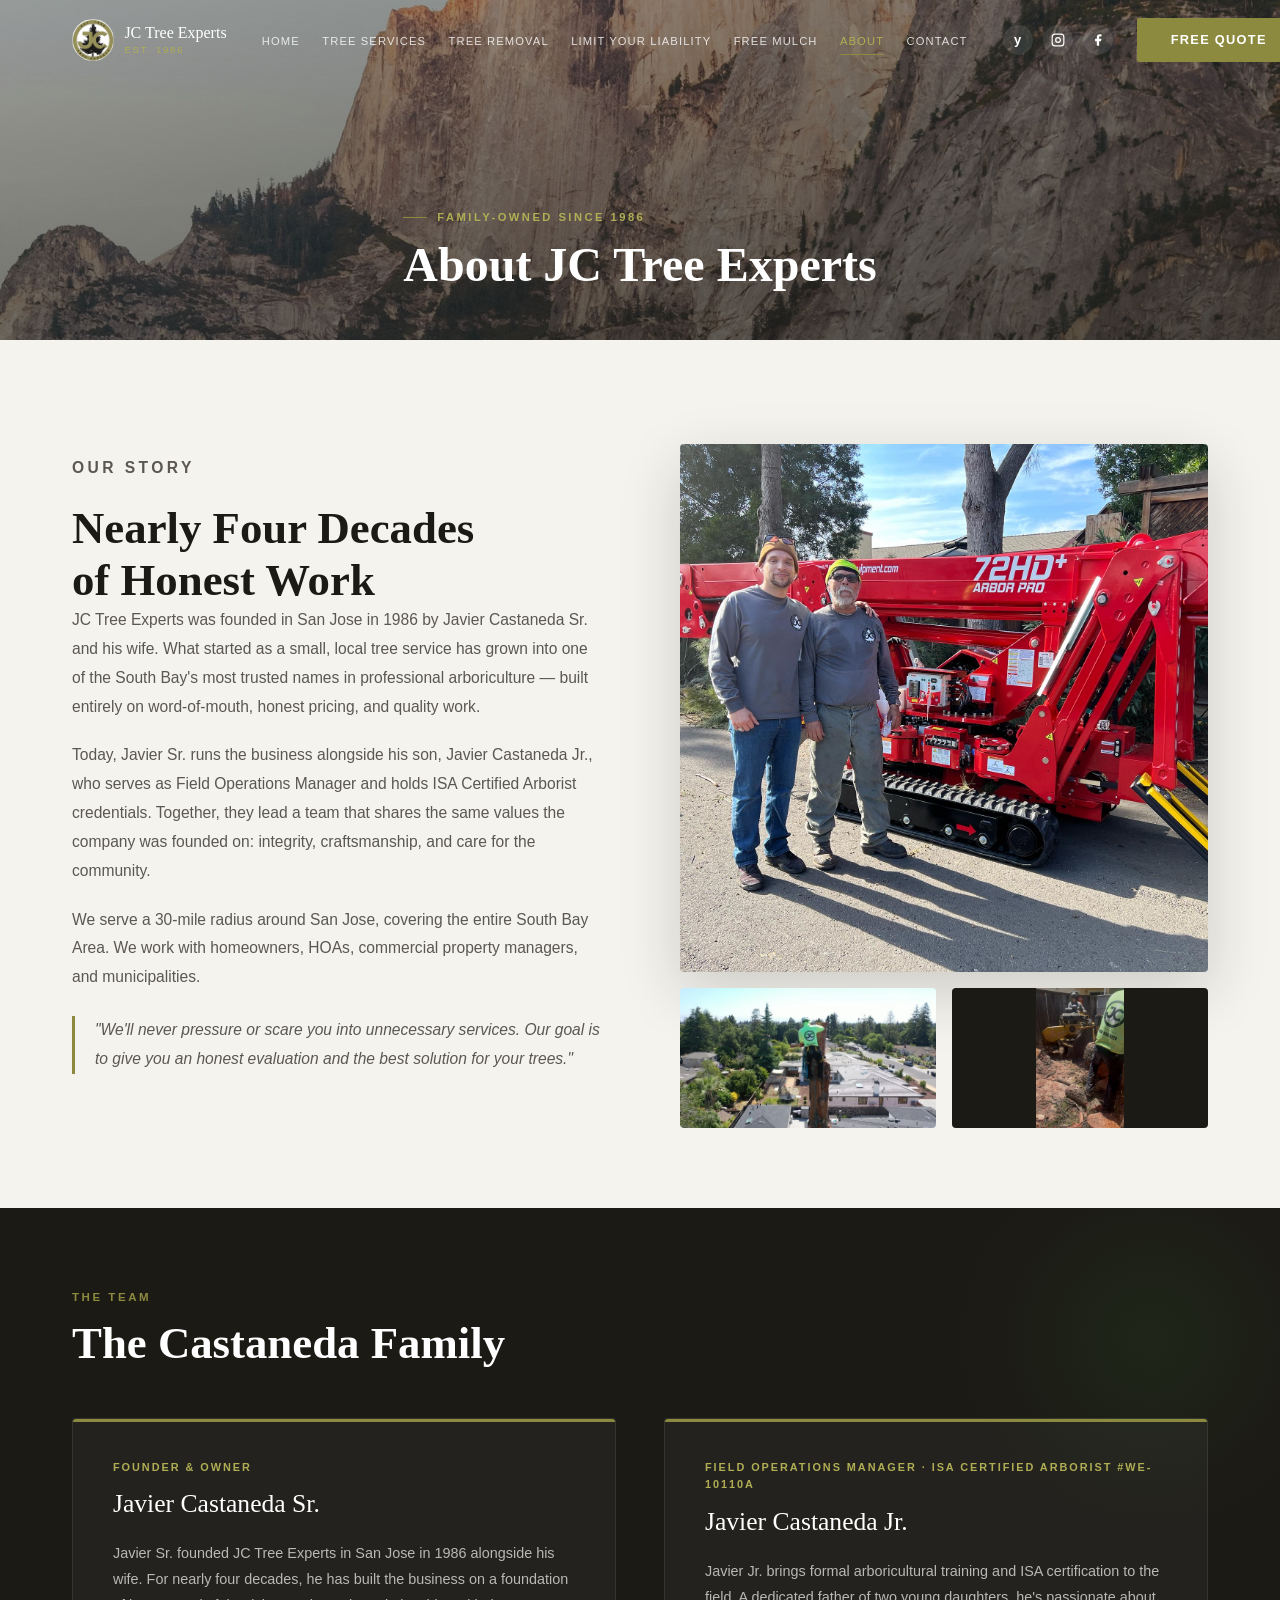
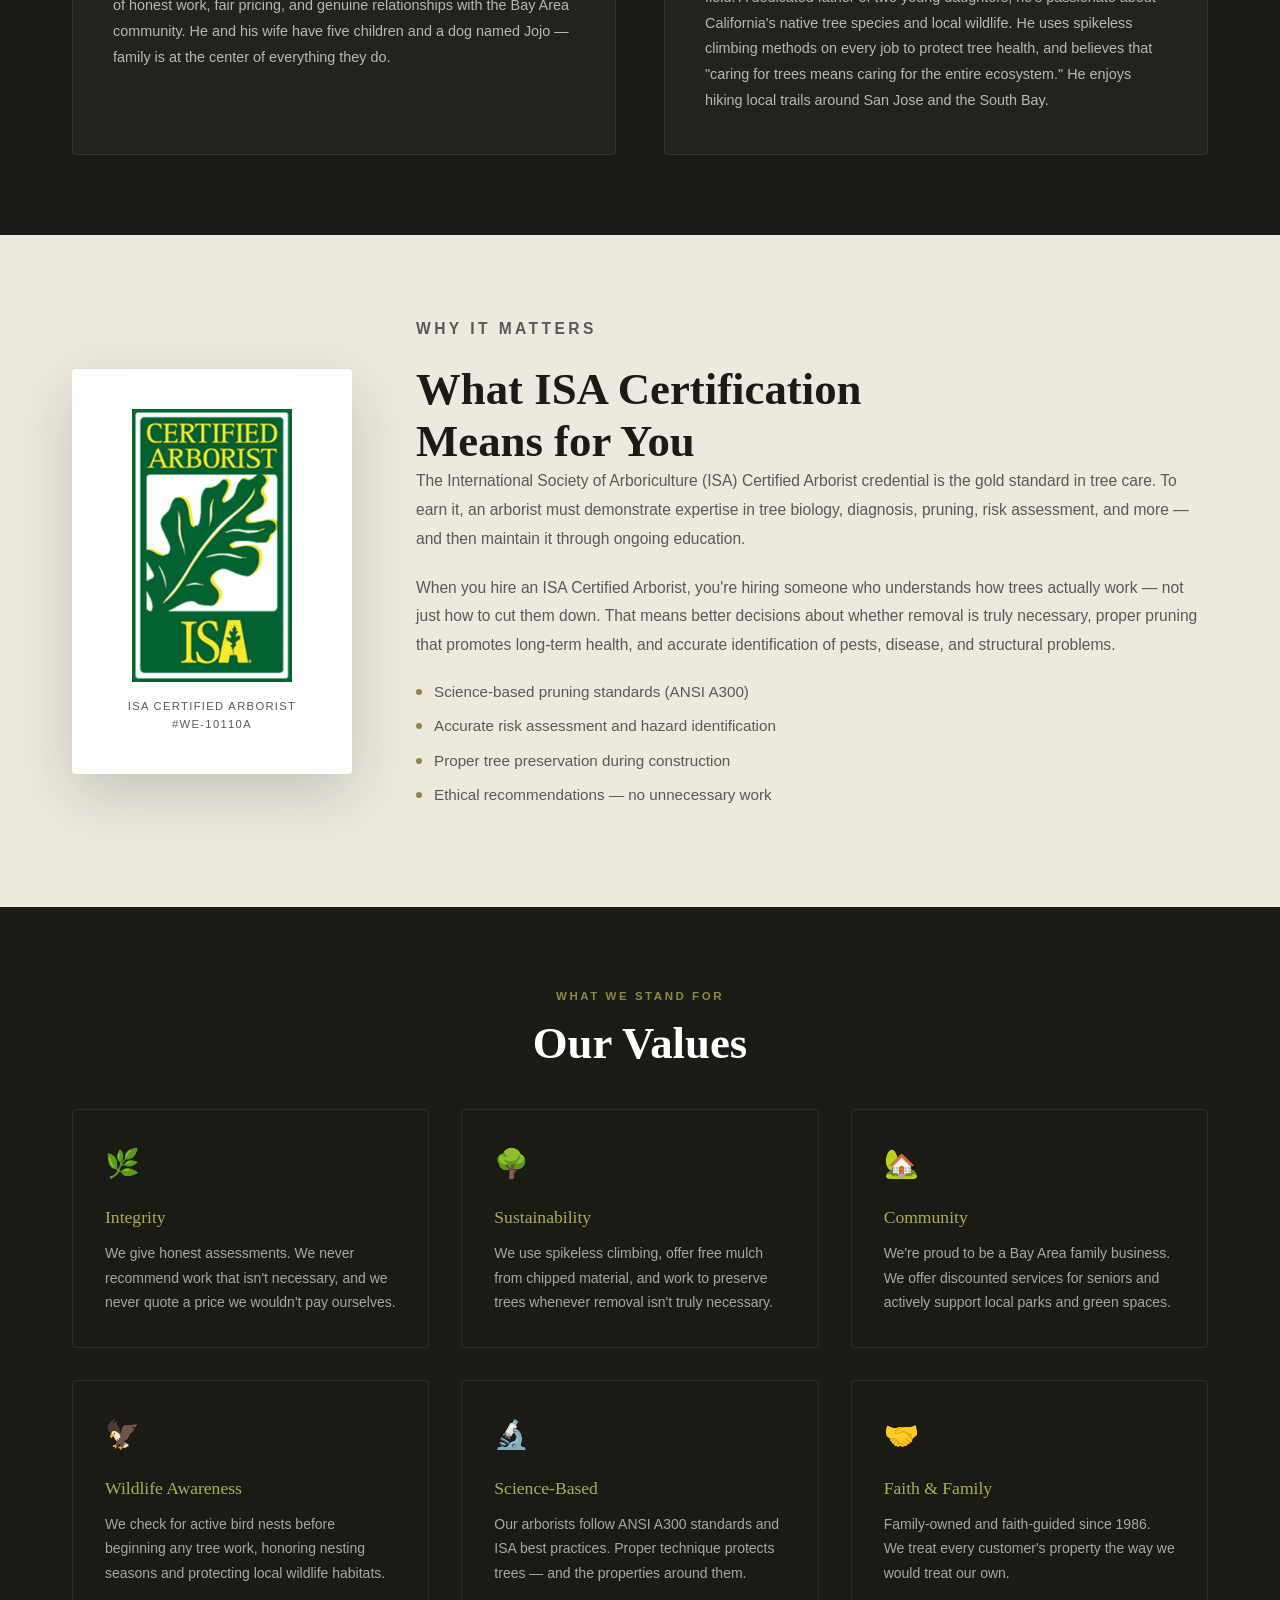
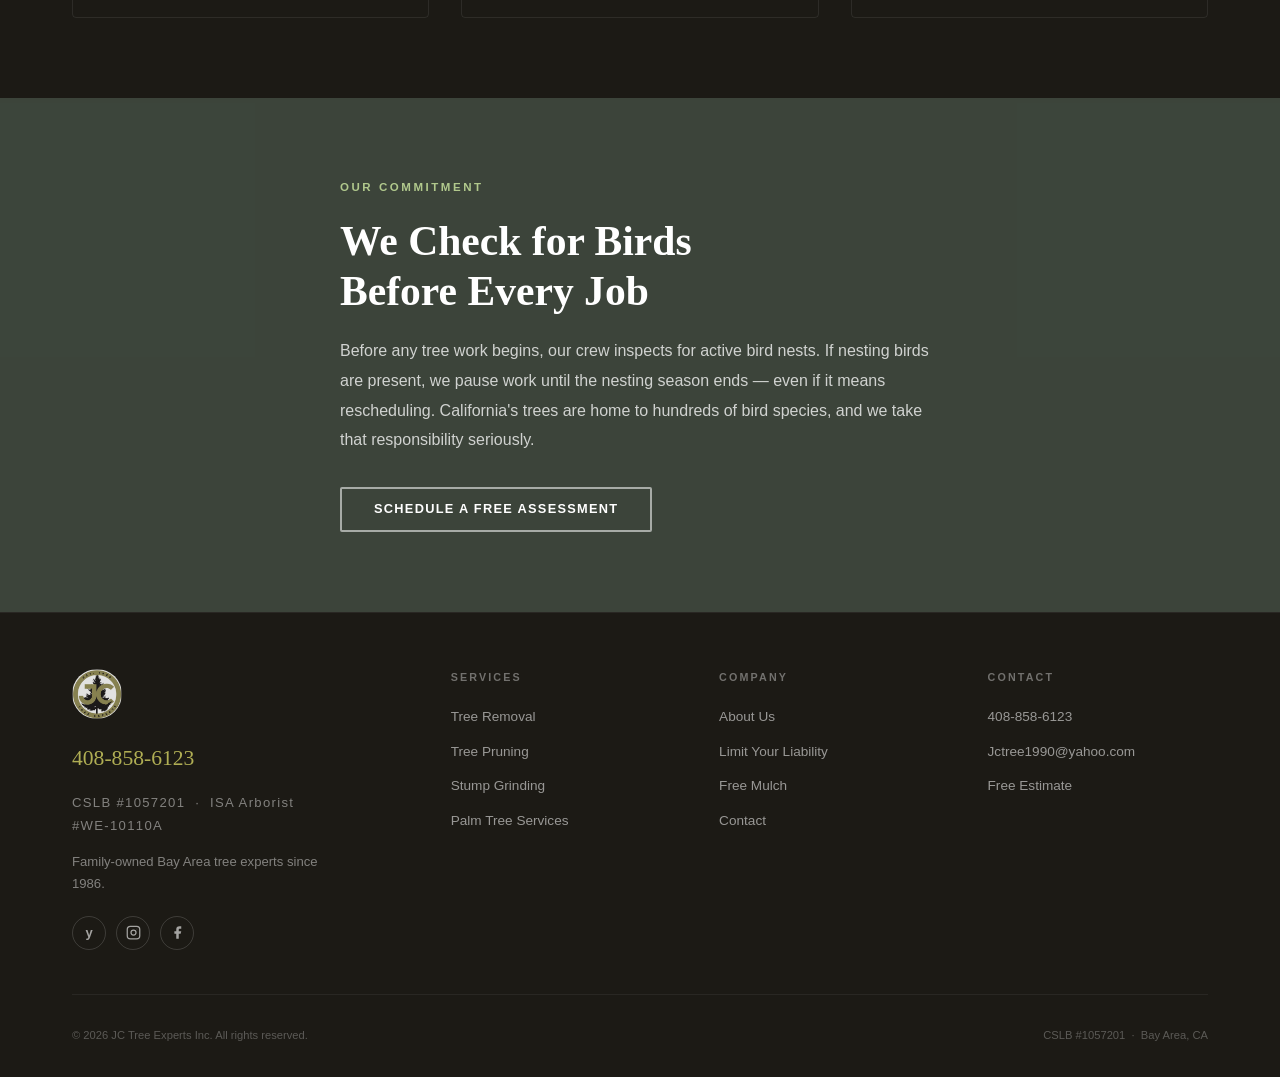
<file: about.html>
<!DOCTYPE html>
<html lang="en">
<head>
<!-- Google tag (gtag.js) -->
<script async src="https://www.googletagmanager.com/gtag/js?id=AW-649319874"></script>
<script>
  window.dataLayer = window.dataLayer || [];
  function gtag(){dataLayer.push(arguments);}
  gtag('js', new Date());
  gtag('config', 'AW-649319874');
</script>
<meta charset="UTF-8">
<meta name="viewport" content="width=device-width, initial-scale=1.0">
<script async src="https://www.googletagmanager.com/gtag/js?id=G-9QSV6HJD65"></script>
<script>window.dataLayer=window.dataLayer||[];function gtag(){dataLayer.push(arguments);}gtag('js',new Date());gtag('config','G-9QSV6HJD65');</script>
<title>About JC Tree Experts | Family-Owned Bay Area Arborists Since 1986</title>
<meta name="description" content="JC Tree Experts — family-owned since 1986 by Javier Castaneda Sr. and ISA Certified Arborist Javier Jr. Serving San Jose and the South Bay with integrity. CSLB #1057201.">
<link rel="canonical" href="https://jctreeexperts.net/about.html">
<meta property="og:type" content="website">
<meta property="og:url" content="https://jctreeexperts.net/about.html">
<meta property="og:title" content="About JC Tree Experts | Family-Owned Bay Area Arborists Since 1986">
<meta property="og:description" content="Family-owned since 1986 by Javier Castaneda Sr. and ISA Certified Arborist Javier Jr. Serving San Jose and the South Bay with integrity.">
<meta property="og:image" content="https://jctreeexperts.net/images/tree-care.jpg">
<meta name="twitter:card" content="summary_large_image">
<meta name="twitter:title" content="About JC Tree Experts | Family-Owned Bay Area Arborists Since 1986">
<meta name="twitter:description" content="Family-owned since 1986. ISA Certified Arborists serving San Jose & the South Bay.">
<meta name="twitter:image" content="https://jctreeexperts.net/images/tree-care.jpg">
<link rel="stylesheet" href="styles.css">
<style>
.yelp-text {
  font-weight: 800;
  font-size: 13px;
  line-height: 1;
  font-family: Arial, sans-serif;
}

.about-story {
  padding: 5rem 0;
  background: var(--cream);
}

.story-grid {
  display: grid;
  grid-template-columns: 1fr 1fr;
  gap: 5rem;
  align-items: center;
}

.story-quote {
  font-style: italic;
  color: var(--gold-d);
  border-left: 3px solid var(--gold);
  padding-left: 1.25rem;
  margin-top: 1.5rem;
}

.story-imgs {
  margin-top: 1.5rem;
}

.story-imgs-main {
  width: 100%;
  border-radius: 4px;
  box-shadow: var(--sh-lg);
  margin-bottom: 1rem;
}

.story-imgs-pair {
  display: grid;
  grid-template-columns: 1fr 1fr;
  gap: 1rem;
}

.story-imgs-pair img {
  width: 100%;
  height: 140px;
  object-fit: cover;
  border-radius: 4px;
}

.about-team {
  background: var(--dark);
  padding: 5rem 0;
  position: relative;
  overflow: hidden;
}

.about-team::before {
  content: '';
  position: absolute;
  top: -60px;
  right: -60px;
  width: 380px;
  height: 380px;
  border-radius: 50%;
  background: radial-gradient(circle, rgba(45, 106, 45, .14) 0%, transparent 70%);
  pointer-events: none;
}

.about-team .sec-label {
  color: var(--gold);
}

.team-grid {
  display: grid;
  grid-template-columns: 1fr 1fr;
  gap: 3rem;
  margin-top: 3rem;
}

.team-card {
  background: rgba(255, 255, 255, .04);
  border: 1px solid rgba(255, 255, 255, .08);
  border-radius: 4px;
  padding: 2.5rem;
  position: relative;
  overflow: hidden;
}

.team-card::before {
  content: '';
  position: absolute;
  top: 0;
  left: 0;
  right: 0;
  height: 3px;
  background: var(--gold);
}

.team-role {
  font-size: .68rem;
  font-weight: 600;
  letter-spacing: .18em;
  text-transform: uppercase;
  color: var(--gold-l);
  margin-bottom: .5rem;
}

.team-name {
  font-family: var(--serif);
  font-size: 1.6rem;
  color: #fff;
  margin-bottom: 1rem;
}

.team-bio {
  font-size: .9rem;
  color: rgba(255, 255, 255, .68);
  line-height: 1.8;
}

.isa-section {
  padding: 5rem 0;
  background: var(--cream2);
}

.isa-grid {
  display: grid;
  grid-template-columns: 280px 1fr;
  gap: 4rem;
  align-items: center;
}

.isa-badge-big {
  background: #fff;
  padding: 2.5rem;
  border-radius: 4px;
  text-align: center;
  box-shadow: var(--sh-lg);
}

.isa-badge-big img {
  width: 160px;
  margin: 0 auto;
}

.isa-badge-big p {
  margin-top: 1rem;
  font-size: .7rem;
  letter-spacing: .12em;
  text-transform: uppercase;
  color: var(--textm);
}

.values-section {
  padding: 5rem 0;
  background: var(--dark);
}

.values-section .sec-label {
  color: var(--gold);
}

.values-header {
  text-align: center;
}

.values-grid {
  display: grid;
  grid-template-columns: repeat(3, 1fr);
  gap: 2rem;
  margin-top: 2.5rem;
}

.value-card {
  padding: 2rem;
  border: 1px solid rgba(255, 255, 255, .08);
  border-radius: 4px;
  transition: all .3s var(--ease);
}

.value-card:hover {
  background: rgba(140, 138, 62, .08);
  border-color: rgba(140, 138, 62, .3);
  transform: translateY(-3px);
}

.value-icon {
  font-size: 1.75rem;
  margin-bottom: 1rem;
}

.value-title {
  font-family: var(--serif);
  font-size: 1.1rem;
  color: var(--gold-l);
  margin-bottom: .625rem;
}

.value-desc {
  font-size: .875rem;
  color: rgba(255, 255, 255, .62);
  line-height: 1.75;
}

.nature-section {
  position: relative;
  min-height: 400px;
  display: flex;
  align-items: center;
  padding: 5rem 0;
}

.nature-bg {
  position: absolute;
  inset: 0;
  background: url('images/bird.jpg') center / cover;
  background-attachment: fixed;
}

.nature-ov {
  position: absolute;
  inset: 0;
  background: rgba(8, 20, 8, .78);
}

.nature-c {
  position: relative;
  z-index: 1;
  max-width: 600px;
}

.nature-eyebrow {
  font-size: .72rem;
  font-weight: 600;
  letter-spacing: .22em;
  text-transform: uppercase;
  color: rgba(190, 215, 150, .9);
  margin-bottom: 1.25rem;
}

.nature-h2 {
  font-family: var(--serif);
  font-size: clamp(1.75rem, 3.5vw, 2.6rem);
  color: #fff;
  line-height: 1.2;
  margin-bottom: 1.25rem;
}

.nature-body {
  font-size: 1rem;
  color: rgba(255, 255, 255, .76);
  line-height: 1.85;
  margin-bottom: 2rem;
}

@media (max-width: 900px) {
  .story-grid {
    grid-template-columns: 1fr;
    gap: 3rem;
  }

  .team-grid {
    grid-template-columns: 1fr;
    gap: 2rem;
  }

  .isa-grid {
    grid-template-columns: 1fr;
  }

  .values-grid {
    grid-template-columns: 1fr 1fr;
  }

  .isa-badge-big {
    max-width: 280px;
  }

  .nature-bg {
    background-attachment: scroll;
  }
}

@media (max-width: 540px) {
  .values-grid {
    grid-template-columns: 1fr;
  }
}
</style>
</head>
<body>

<nav id="nav">
  <div class="wrap nav-inner">
    <a href="index.html" class="nav-logo"><img src="images/logo.png" alt="JC Tree Experts"><div><div class="nav-logo-name">JC Tree Experts</div><span class="nav-logo-est">Est. 1986</span></div></a>
      <ul class="nav-links">
        <li><a href="index.html">Home</a></li>
        <li><a href="tree-services.html">Tree Services</a></li>
        <li><a href="tree-removal.html">Tree Removal</a></li>
        <li><a href="limit-liability.html">Limit Your Liability</a></li>
        <li><a href="free-mulch.html">Free Mulch</a></li>
        <li><a href="about.html">About</a></li>
        <li><a href="contact.html">Contact</a></li>
      </ul>
      <div class="nav-socials">
        <a href="https://www.yelp.com/biz/jc-tree-experts-san-jose" target="_blank" class="nav-social"><span class="yelp-text">y</span></a>
        <a href="https://www.instagram.com/jctreeexperts" target="_blank" class="nav-social"><svg viewBox="0 0 24 24" fill="none" stroke="currentColor" stroke-width="2"><rect x="2" y="2" width="20" height="20" rx="5"/><circle cx="12" cy="12" r="4"/><circle cx="17.5" cy="6.5" r=".5" fill="currentColor" stroke="none"/></svg></a>
        <a href="https://www.facebook.com/jctreeexperts" target="_blank" class="nav-social"><svg viewBox="0 0 24 24" fill="currentColor"><path d="M18 2h-3a5 5 0 00-5 5v3H7v4h3v8h4v-8h3l1-4h-4V7a1 1 0 011-1h3z"/></svg></a>
      </div>
      <div class="nav-cta"><a href="contact.html" class="btn btn-gold">Free Quote</a></div>
    <button class="hbg" id="hbg" aria-label="Open menu"><span></span><span></span><span></span></button>
  </div>
</nav>

<div class="mob-menu" id="mobMenu">
  <a href="index.html" class="mob-link">Home</a>
  <a href="tree-services.html" class="mob-link">Tree Services</a>
  <a href="arborist.html" class="mob-link">Arborist</a>
  <a href="tree-removal.html" class="mob-link">Tree Removal</a>
  <a href="limit-liability.html" class="mob-link">Limit Your Liability</a>
  <a href="free-mulch.html" class="mob-link">Free Mulch</a>
  <a href="about.html" class="mob-link">About</a>
  <a href="contact.html" class="mob-link">Contact</a>
  <a href="contact.html" class="btn btn-gold mob-link">Get a Free Quote</a>
  <div class="mob-socials">
    <a href="https://www.yelp.com/biz/jc-tree-experts-san-jose" target="_blank" class="mob-social"><span class="yelp-text">y</span></a>
    <a href="https://www.instagram.com/jctreeexperts" target="_blank" class="mob-social"><svg viewBox="0 0 24 24" fill="none" stroke="currentColor" stroke-width="2"><rect x="2" y="2" width="20" height="20" rx="5"/><circle cx="12" cy="12" r="4"/></svg></a>
    <a href="https://www.facebook.com/jctreeexperts" target="_blank" class="mob-social"><svg viewBox="0 0 24 24" fill="currentColor"><path d="M18 2h-3a5 5 0 00-5 5v3H7v4h3v8h4v-8h3l1-4h-4V7a1 1 0 011-1h3z"/></svg></a>
  </div>
</div>

<div class="page-hero">
  <div class="page-hero-bg" style="background-image:url('images/giving-back.jpg');background-position:center 35%"></div>
  <div class="page-hero-ov"></div>
  <div class="wrap page-hero-c">
    <p class="page-hero-label">Family-Owned Since 1986</p>
    <h1>About JC Tree Experts</h1>
  </div>
</div>

<section class="about-story">
  <div class="wrap story-grid">
    <div class="prose fu">
      <p class="sec-label">Our Story</p>
      <h2 class="sec-h2">Nearly Four Decades<br>of Honest Work</h2>
      <p>JC Tree Experts was founded in San Jose in 1986 by Javier Castaneda Sr. and his wife. What started as a small, local tree service has grown into one of the South Bay's most trusted names in professional arboriculture — built entirely on word-of-mouth, honest pricing, and quality work.</p>
      <p>Today, Javier Sr. runs the business alongside his son, Javier Castaneda Jr., who serves as Field Operations Manager and holds ISA Certified Arborist credentials. Together, they lead a team that shares the same values the company was founded on: integrity, craftsmanship, and care for the community.</p>
      <p>We serve a 30-mile radius around San Jose, covering the entire South Bay Area. We work with homeowners, HOAs, commercial property managers, and municipalities.</p>
      <p class="story-quote">"We'll never pressure or scare you into unnecessary services. Our goal is to give you an honest evaluation and the best solution for your trees."</p>
    </div>
    <div class="fu d2 story-imgs">
      <img src="images/javier-family.jpg" alt="Javier Sr. and Javier Jr. with the 72HD+ Arbor Pro" class="story-imgs-main">
      <div class="story-imgs-pair">
        <img src="images/tree-removal.jpg" alt="Tree removal">
        <img src="images/stump-grinding.jpg" alt="Stump grinding" style="object-fit:contain;background:#1c1a15">
      </div>
    </div>
  </div>
</section>

<section class="about-team">
  <div class="wrap">
    <div class="fu">
      <p class="sec-label">The Team</p>
      <h2 class="sec-h2-light">The Castaneda Family</h2>
    </div>
    <div class="team-grid">
      <div class="team-card fu d1">
        <div class="team-role">Founder &amp; Owner</div>
        <div class="team-name">Javier Castaneda Sr.</div>
        <p class="team-bio">Javier Sr. founded JC Tree Experts in San Jose in 1986 alongside his wife. For nearly four decades, he has built the business on a foundation of honest work, fair pricing, and genuine relationships with the Bay Area community. He and his wife have five children and a dog named Jojo — family is at the center of everything they do.</p>
      </div>
      <div class="team-card fu d2">
        <div class="team-role">Field Operations Manager · ISA Certified Arborist #WE-10110A</div>
        <div class="team-name">Javier Castaneda Jr.</div>
        <p class="team-bio">Javier Jr. brings formal arboricultural training and ISA certification to the field. A dedicated father of two young daughters, he's passionate about California's native tree species and local wildlife. He uses spikeless climbing methods on every job to protect tree health, and believes that "caring for trees means caring for the entire ecosystem." He enjoys hiking local trails around San Jose and the South Bay.</p>
      </div>
    </div>
  </div>
</section>

<section class="isa-section">
  <div class="wrap">
    <div class="isa-grid">
      <div class="isa-badge-big fu">
        <img src="images/isa-logo.jpg" alt="ISA Certified Arborist">
        <p>ISA Certified Arborist #WE-10110A</p>
      </div>
      <div class="prose fu d1">
        <p class="sec-label">Why It Matters</p>
        <h2 class="sec-h2">What ISA Certification<br>Means for You</h2>
        <p>The International Society of Arboriculture (ISA) Certified Arborist credential is the gold standard in tree care. To earn it, an arborist must demonstrate expertise in tree biology, diagnosis, pruning, risk assessment, and more — and then maintain it through ongoing education.</p>
        <p>When you hire an ISA Certified Arborist, you're hiring someone who understands how trees actually work — not just how to cut them down. That means better decisions about whether removal is truly necessary, proper pruning that promotes long-term health, and accurate identification of pests, disease, and structural problems.</p>
        <ul>
          <li>Science-based pruning standards (ANSI A300)</li>
          <li>Accurate risk assessment and hazard identification</li>
          <li>Proper tree preservation during construction</li>
          <li>Ethical recommendations — no unnecessary work</li>
        </ul>
      </div>
    </div>
  </div>
</section>

<section class="values-section">
  <div class="wrap">
    <div class="values-header fu">
      <p class="sec-label">What We Stand For</p>
      <h2 class="sec-h2-light">Our Values</h2>
    </div>
    <div class="values-grid">
      <div class="value-card fu">
        <div class="value-icon">🌿</div>
        <div class="value-title">Integrity</div>
        <p class="value-desc">We give honest assessments. We never recommend work that isn't necessary, and we never quote a price we wouldn't pay ourselves.</p>
      </div>
      <div class="value-card fu d1">
        <div class="value-icon">🌳</div>
        <div class="value-title">Sustainability</div>
        <p class="value-desc">We use spikeless climbing, offer free mulch from chipped material, and work to preserve trees whenever removal isn't truly necessary.</p>
      </div>
      <div class="value-card fu d2">
        <div class="value-icon">🏡</div>
        <div class="value-title">Community</div>
        <p class="value-desc">We're proud to be a Bay Area family business. We offer discounted services for seniors and actively support local parks and green spaces.</p>
      </div>
      <div class="value-card fu d1">
        <div class="value-icon">🦅</div>
        <div class="value-title">Wildlife Awareness</div>
        <p class="value-desc">We check for active bird nests before beginning any tree work, honoring nesting seasons and protecting local wildlife habitats.</p>
      </div>
      <div class="value-card fu d2">
        <div class="value-icon">🔬</div>
        <div class="value-title">Science-Based</div>
        <p class="value-desc">Our arborists follow ANSI A300 standards and ISA best practices. Proper technique protects trees — and the properties around them.</p>
      </div>
      <div class="value-card fu d3">
        <div class="value-icon">🤝</div>
        <div class="value-title">Faith &amp; Family</div>
        <p class="value-desc">Family-owned and faith-guided since 1986. We treat every customer's property the way we would treat our own.</p>
      </div>
    </div>
  </div>
</section>

<section class="nature-section">
  <div class="nature-bg"></div>
  <div class="nature-ov"></div>
  <div class="wrap">
    <div class="nature-c fu">
      <p class="nature-eyebrow">Our Commitment</p>
      <h2 class="nature-h2">We Check for Birds<br>Before Every Job</h2>
      <p class="nature-body">Before any tree work begins, our crew inspects for active bird nests. If nesting birds are present, we pause work until the nesting season ends — even if it means rescheduling. California's trees are home to hundreds of bird species, and we take that responsibility seriously.</p>
      <a href="contact.html" class="btn btn-outline">Schedule a Free Assessment</a>
    </div>
  </div>
</section>

<footer>
  <div class="wrap">
    <div class="ft-grid">
      <div class="ft-brand">
        <img src="images/logo.png" alt="JC Tree Experts">
        <a href="tel:4088586123" class="ft-phone">408-858-6123</a>
        <p class="ft-lic">CSLB #1057201 &nbsp;·&nbsp; ISA Arborist #WE-10110A</p>
        <p>Family-owned Bay Area tree experts since 1986.</p>
        <div class="ft-socials">
          <a href="https://www.yelp.com/biz/jc-tree-experts-san-jose" target="_blank" class="ft-social"><span class="yelp-text">y</span></a>
          <a href="https://www.instagram.com/jctreeexperts" target="_blank" class="ft-social"><svg viewBox="0 0 24 24" fill="none" stroke="currentColor" stroke-width="2"><rect x="2" y="2" width="20" height="20" rx="5"/><circle cx="12" cy="12" r="4"/><circle cx="17.5" cy="6.5" r=".5" fill="currentColor" stroke="none"/></svg></a>
          <a href="https://www.facebook.com/jctreeexperts" target="_blank" class="ft-social"><svg viewBox="0 0 24 24" fill="currentColor"><path d="M18 2h-3a5 5 0 00-5 5v3H7v4h3v8h4v-8h3l1-4h-4V7a1 1 0 011-1h3z"/></svg></a>
        </div>
      </div>
      <div class="ft-col"><h4>Services</h4><ul class="ft-links"><li><a href="tree-removal.html">Tree Removal</a></li><li><a href="tree-services.html">Tree Pruning</a></li><li><a href="tree-services.html">Stump Grinding</a></li><li><a href="tree-services.html">Palm Tree Services</a></li></ul></div>
      <div class="ft-col"><h4>Company</h4><ul class="ft-links"><li><a href="about.html">About Us</a></li><li><a href="limit-liability.html">Limit Your Liability</a></li><li><a href="free-mulch.html">Free Mulch</a></li><li><a href="contact.html">Contact</a></li></ul></div>
      <div class="ft-col"><h4>Contact</h4><ul class="ft-links"><li><a href="tel:4088586123">408-858-6123</a></li><li><a href="mailto:Jctree1990@yahoo.com">Jctree1990@yahoo.com</a></li><li><a href="contact.html">Free Estimate</a></li></ul></div>
    </div>
    <div class="ft-bottom"><p>© 2026 JC Tree Experts Inc. All rights reserved.</p><p>CSLB #1057201 &nbsp;·&nbsp; Bay Area, CA</p></div>
  </div>
</footer>
<script src="scripts.js"></script>
</body>
</html>
</file>
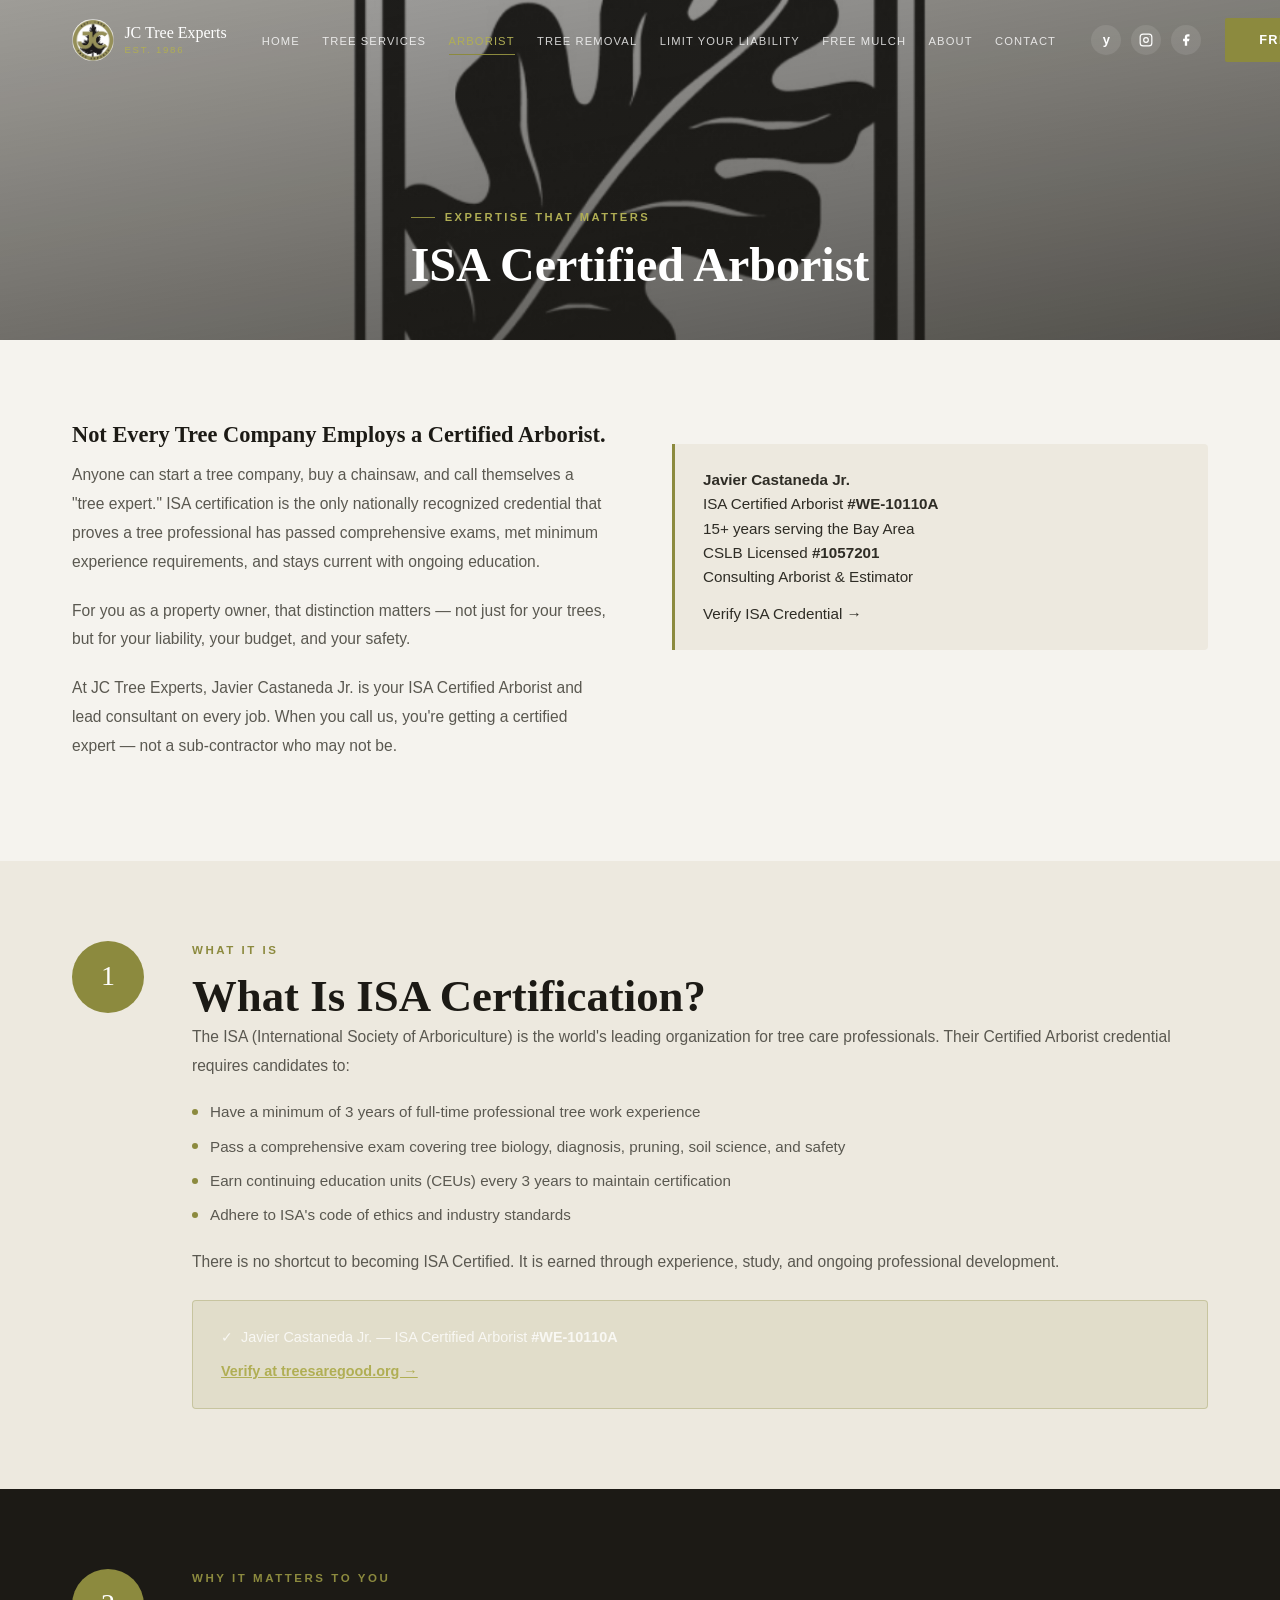
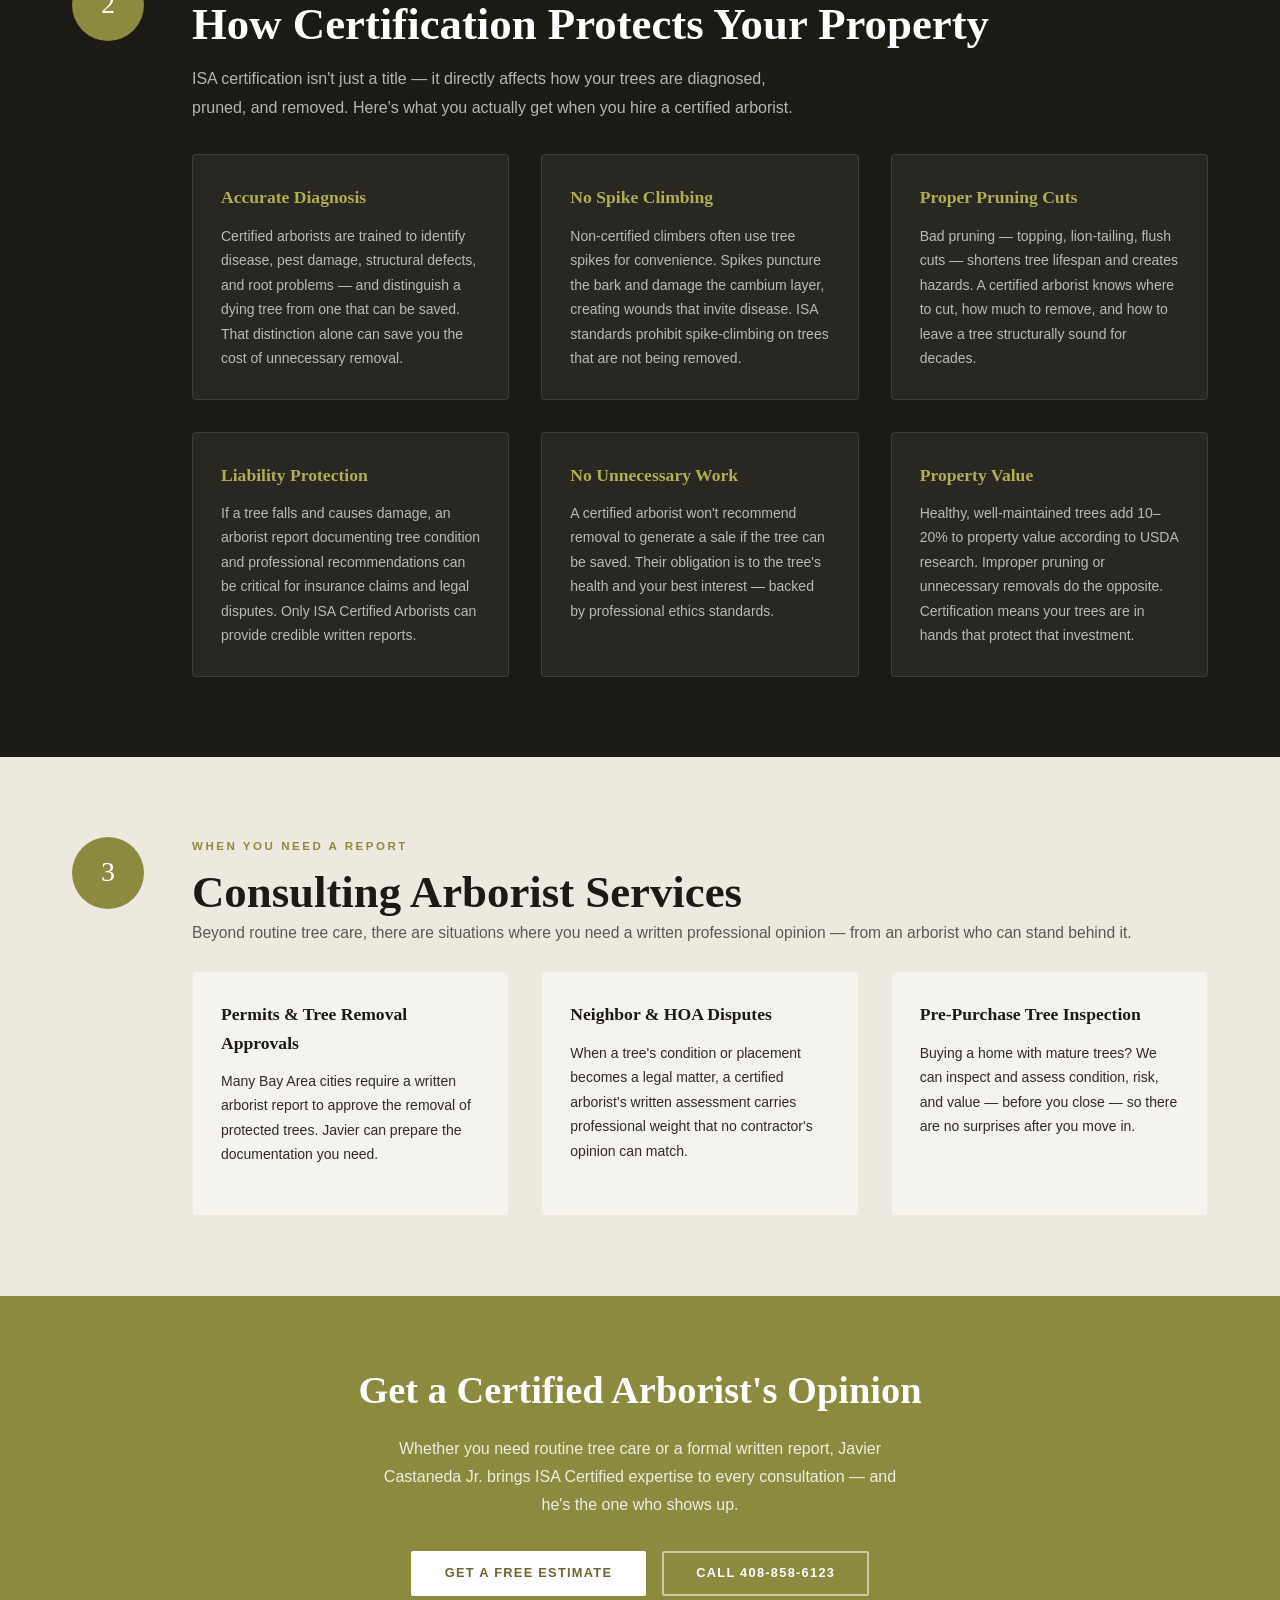
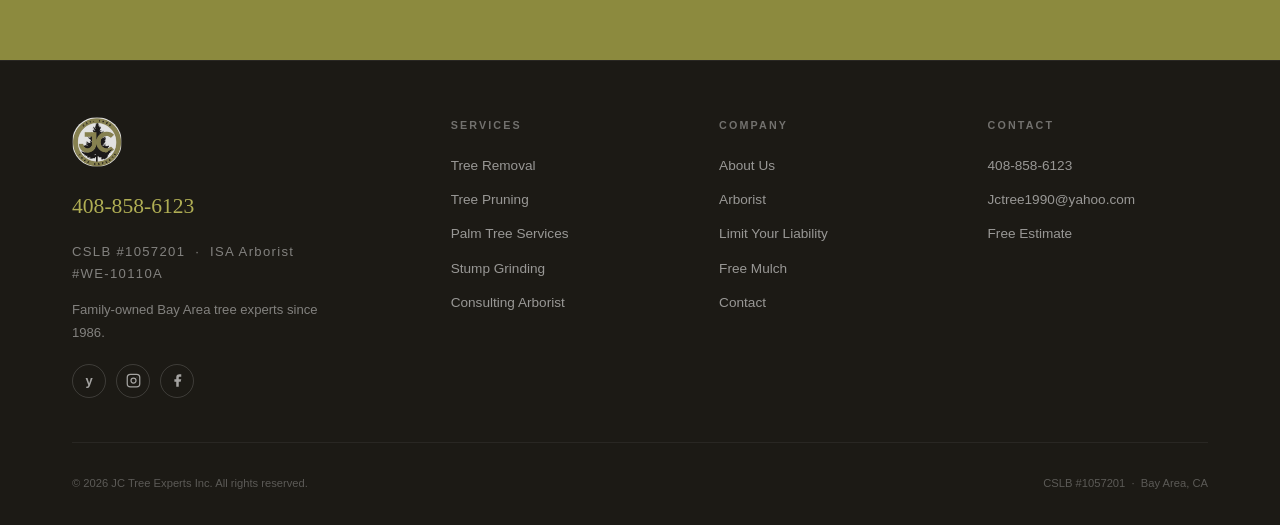
<file: arborist.html>
<!DOCTYPE html>
<html lang="en">
<head>
<meta charset="UTF-8">
<meta name="viewport" content="width=device-width, initial-scale=1.0">
<script async src="https://www.googletagmanager.com/gtag/js?id=AW-649319874"></script>
<script async src="https://www.googletagmanager.com/gtag/js?id=G-9QSV6HJD65"></script>
<script>
  window.dataLayer = window.dataLayer || [];
  function gtag(){dataLayer.push(arguments);}
  gtag('js', new Date());
  gtag('config', 'AW-649319874');
  gtag('config', 'G-9QSV6HJD65');
</script>
<title>ISA Certified Arborist in San Jose & Bay Area | JC Tree Experts</title>
<meta name="description" content="What is an ISA Certified Arborist — and why does it matter for your trees and property? Javier Castaneda Jr., ISA #WE-10110A, has 15+ years serving the Bay Area. Learn how certification protects you.">
<link rel="canonical" href="https://jctreeexperts.net/arborist.html">
<meta property="og:type" content="website">
<meta property="og:url" content="https://jctreeexperts.net/arborist.html">
<meta property="og:title" content="ISA Certified Arborist | JC Tree Experts — San Jose & Bay Area">
<meta property="og:description" content="Understand what ISA certification means and why it matters when hiring a tree service. Javier Castaneda Jr., ISA #WE-10110A.">
<meta property="og:image" content="https://jctreeexperts.net/images/isa-certified.jpg">
<meta name="twitter:card" content="summary_large_image">
<meta name="twitter:title" content="ISA Certified Arborist | JC Tree Experts">
<meta name="twitter:description" content="What is an ISA Certified Arborist and why it matters for your trees. JC Tree Experts, Bay Area.">
<meta name="twitter:image" content="https://jctreeexperts.net/images/isa-certified.jpg">
<link rel="stylesheet" href="styles.css">
<style>
.yelp-text{font-weight:800;font-size:13px;line-height:1;font-family:Arial,sans-serif}
.arborist-intro{padding:5rem 0;background:var(--cream)}
.arborist-grid{display:grid;grid-template-columns:1fr 1fr;gap:4rem;align-items:start}
.step-section{padding:5rem 0}
.step-section:nth-child(even){background:var(--dark)}
.step-section:nth-child(odd){background:var(--cream2)}
.step-section:nth-child(even) .sec-label{color:var(--gold)}
.step-wrap{display:grid;grid-template-columns:80px 1fr;gap:2.5rem;align-items:start}
.step-badge{width:72px;height:72px;border-radius:50%;background:var(--gold);display:flex;align-items:center;justify-content:center;flex-shrink:0;font-family:var(--serif);font-size:1.75rem;color:#fff}
.benefit-grid,.benefit-grid-light{display:grid;grid-template-columns:repeat(3,1fr);gap:2rem;margin-top:2rem}
.benefit-card,.benefit-card-light{border-radius:4px;padding:1.75rem}
.benefit-card{background:rgba(255,255,255,.06);border:1px solid rgba(255,255,255,.1)}
.benefit-card h4,.benefit-card-light h4{font-family:var(--serif);font-size:1.1rem;margin-bottom:.75rem}
.benefit-card h4{color:var(--gold-l)}
.benefit-card p{font-size:.875rem;color:rgba(255,255,255,.68);line-height:1.75}
.benefit-card-light{background:var(--cream);border:1px solid var(--cream2)}
.benefit-card-light h4{color:var(--dark)}
.benefit-card-light p{font-size:.875rem;color:var(--text);line-height:1.75}
.cred-box{background:rgba(140,138,62,.12);border:1px solid rgba(140,138,62,.3);border-radius:4px;padding:1.5rem 1.75rem;margin-top:1.5rem}
.cred-box p{font-size:.9rem;color:rgba(255,255,255,.78);line-height:1.75;margin-bottom:.5rem}
.cred-box p:last-child{margin-bottom:0}
.isa-link{color:var(--gold-l);font-weight:600;text-decoration:underline}
.verify-cta{background:var(--gold);padding:4rem 0;text-align:center}
.verify-cta h2{font-family:var(--serif);font-size:clamp(1.75rem,3vw,2.5rem);color:#fff;margin-bottom:.875rem}
.verify-cta p{color:rgba(255,255,255,.85);max-width:520px;margin:0 auto 2rem;line-height:1.75}
.verify-cta-btns{display:flex;gap:1rem;justify-content:center;flex-wrap:wrap}
.verify-cta-btn-light{background:#fff;color:var(--gold-d);border-color:#fff}
.accent-inline{margin-top:.75rem}
.section-intro-para{color:rgba(255,255,255,.68);margin-top:.875rem;line-height:1.8;max-width:620px}
@media(max-width:768px){.arborist-grid,.benefit-grid,.benefit-grid-light{grid-template-columns:1fr}.step-wrap{grid-template-columns:1fr;gap:1.25rem}}
</style>
</head>
<body>

<nav id="nav">
  <div class="wrap">
    <div class="nav-inner">
      <a href="index.html" class="nav-logo">
        <img src="images/logo.png" alt="JC Tree Experts">
        <div class="nav-logo-text"><div class="nav-logo-name">JC Tree Experts</div><span class="nav-logo-est">Est. 1986</span></div>
      </a>
      <ul class="nav-links">
        <li><a href="index.html">Home</a></li>
        <li><a href="tree-services.html">Tree Services</a></li>
        <li><a href="arborist.html">Arborist</a></li>
        <li><a href="tree-removal.html">Tree Removal</a></li>
        <li><a href="limit-liability.html">Limit Your Liability</a></li>
        <li><a href="free-mulch.html">Free Mulch</a></li>
        <li><a href="about.html">About</a></li>
        <li><a href="contact.html">Contact</a></li>
      </ul>
      <div class="nav-socials">
        <a href="https://www.yelp.com/biz/jc-tree-experts-san-jose" target="_blank" class="nav-social"><span class="yelp-text">y</span></a>
        <a href="https://www.instagram.com/jctreeexperts" target="_blank" class="nav-social"><svg viewBox="0 0 24 24" fill="none" stroke="currentColor" stroke-width="2"><rect x="2" y="2" width="20" height="20" rx="5"/><circle cx="12" cy="12" r="4"/><circle cx="17.5" cy="6.5" r=".5" fill="currentColor" stroke="none"/></svg></a>
        <a href="https://www.facebook.com/jctreeexperts" target="_blank" class="nav-social"><svg viewBox="0 0 24 24" fill="currentColor"><path d="M18 2h-3a5 5 0 00-5 5v3H7v4h3v8h4v-8h3l1-4h-4V7a1 1 0 011-1h3z"/></svg></a>
      </div>
      <div class="nav-cta"><a href="contact.html" class="btn btn-gold">Free Quote</a></div>
      <button class="hbg" id="hbg" aria-label="Open menu"><span></span><span></span><span></span></button>
    </div>
  </div>
</nav>

<div class="mob-menu" id="mobMenu">
  <a href="index.html" class="mob-link">Home</a>
  <a href="tree-services.html" class="mob-link">Tree Services</a>
  <a href="arborist.html" class="mob-link">Arborist</a>
  <a href="tree-removal.html" class="mob-link">Tree Removal</a>
  <a href="limit-liability.html" class="mob-link">Limit Your Liability</a>
  <a href="free-mulch.html" class="mob-link">Free Mulch</a>
  <a href="about.html" class="mob-link">About</a>
  <a href="contact.html" class="mob-link">Contact</a>
  <a href="contact.html" class="btn btn-gold mob-link">Get a Free Quote</a>
  <div class="mob-socials">
    <a href="https://www.yelp.com/biz/jc-tree-experts-san-jose" target="_blank" class="mob-social"><span class="yelp-text">y</span></a>
    <a href="https://www.instagram.com/jctreeexperts" target="_blank" class="mob-social"><svg viewBox="0 0 24 24" fill="none" stroke="currentColor" stroke-width="2"><rect x="2" y="2" width="20" height="20" rx="5"/><circle cx="12" cy="12" r="4"/></svg></a>
    <a href="https://www.facebook.com/jctreeexperts" target="_blank" class="mob-social"><svg viewBox="0 0 24 24" fill="currentColor"><path d="M18 2h-3a5 5 0 00-5 5v3H7v4h3v8h4v-8h3l1-4h-4V7a1 1 0 011-1h3z"/></svg></a>
  </div>
</div>

<div class="page-hero">
  <div class="page-hero-bg" style="background-image:url('images/isa-certified.jpg')"></div>
  <div class="page-hero-ov"></div>
  <div class="wrap page-hero-c">
    <div class="page-hero-label">Expertise That Matters</div>
    <h1>ISA Certified Arborist</h1>
  </div>
</div>

<section class="arborist-intro">
  <div class="wrap">
    <div class="arborist-grid">
      <div class="prose fu">
        <h3>Not Every Tree Company Employs a Certified Arborist.</h3>
        <p>Anyone can start a tree company, buy a chainsaw, and call themselves a "tree expert." ISA certification is the only nationally recognized credential that proves a tree professional has passed comprehensive exams, met minimum experience requirements, and stays current with ongoing education.</p>
        <p>For you as a property owner, that distinction matters — not just for your trees, but for your liability, your budget, and your safety.</p>
        <p>At JC Tree Experts, Javier Castaneda Jr. is your ISA Certified Arborist and lead consultant on every job. When you call us, you're getting a certified expert — not a sub-contractor who may not be.</p>
      </div>
      <div class="fu d2">
        <div class="callout">
          <p><strong>Javier Castaneda Jr.</strong></p>
          <p>ISA Certified Arborist <strong>#WE-10110A</strong><br>
          15+ years serving the Bay Area<br>
          CSLB Licensed <strong>#1057201</strong><br>
          Consulting Arborist &amp; Estimator</p>
          <p class="accent-inline"><a href="https://www.treesaregood.org/findanarborist" target="_blank" class="lic-link">Verify ISA Credential →</a></p>
        </div>
      </div>
    </div>
  </div>
</section>

<section class="step-section">
  <div class="wrap">
    <div class="step-wrap fu">
      <div class="step-badge"><span>1</span></div>
      <div>
        <p class="sec-label">What It Is</p>
        <h2 class="sec-h2">What Is ISA Certification?</h2>
        <div class="prose">
          <p>The ISA (International Society of Arboriculture) is the world's leading organization for tree care professionals. Their Certified Arborist credential requires candidates to:</p>
          <ul>
            <li>Have a minimum of 3 years of full-time professional tree work experience</li>
            <li>Pass a comprehensive exam covering tree biology, diagnosis, pruning, soil science, and safety</li>
            <li>Earn continuing education units (CEUs) every 3 years to maintain certification</li>
            <li>Adhere to ISA's code of ethics and industry standards</li>
          </ul>
          <p>There is no shortcut to becoming ISA Certified. It is earned through experience, study, and ongoing professional development.</p>
        </div>
        <div class="cred-box" style="margin-top:1.5rem">
          <p>✓ &nbsp;Javier Castaneda Jr. — ISA Certified Arborist <strong>#WE-10110A</strong></p>
          <p><a href="https://www.treesaregood.org/findanarborist" target="_blank" class="isa-link">Verify at treesaregood.org →</a></p>
        </div>
      </div>
    </div>
  </div>
</section>

<section class="step-section">
  <div class="wrap">
    <div class="step-wrap fu">
      <div class="step-badge"><span>2</span></div>
      <div>
        <p class="sec-label">Why It Matters to You</p>
        <h2 class="sec-h2-light">How Certification Protects Your Property</h2>
        <p class="section-intro-para">ISA certification isn't just a title — it directly affects how your trees are diagnosed, pruned, and removed. Here's what you actually get when you hire a certified arborist.</p>
        <div class="benefit-grid">
          <div class="benefit-card fu">
            <h4>Accurate Diagnosis</h4>
            <p>Certified arborists are trained to identify disease, pest damage, structural defects, and root problems — and distinguish a dying tree from one that can be saved. That distinction alone can save you the cost of unnecessary removal.</p>
          </div>
          <div class="benefit-card fu d1">
            <h4>No Spike Climbing</h4>
            <p>Non-certified climbers often use tree spikes for convenience. Spikes puncture the bark and damage the cambium layer, creating wounds that invite disease. ISA standards prohibit spike-climbing on trees that are not being removed.</p>
          </div>
          <div class="benefit-card fu d2">
            <h4>Proper Pruning Cuts</h4>
            <p>Bad pruning — topping, lion-tailing, flush cuts — shortens tree lifespan and creates hazards. A certified arborist knows where to cut, how much to remove, and how to leave a tree structurally sound for decades.</p>
          </div>
          <div class="benefit-card fu">
            <h4>Liability Protection</h4>
            <p>If a tree falls and causes damage, an arborist report documenting tree condition and professional recommendations can be critical for insurance claims and legal disputes. Only ISA Certified Arborists can provide credible written reports.</p>
          </div>
          <div class="benefit-card fu d1">
            <h4>No Unnecessary Work</h4>
            <p>A certified arborist won't recommend removal to generate a sale if the tree can be saved. Their obligation is to the tree's health and your best interest — backed by professional ethics standards.</p>
          </div>
          <div class="benefit-card fu d2">
            <h4>Property Value</h4>
            <p>Healthy, well-maintained trees add 10–20% to property value according to USDA research. Improper pruning or unnecessary removals do the opposite. Certification means your trees are in hands that protect that investment.</p>
          </div>
        </div>
      </div>
    </div>
  </div>
</section>

<section class="step-section">
  <div class="wrap">
    <div class="step-wrap fu">
      <div class="step-badge"><span>3</span></div>
      <div>
        <p class="sec-label">When You Need a Report</p>
        <h2 class="sec-h2">Consulting Arborist Services</h2>
        <div class="prose">
          <p>Beyond routine tree care, there are situations where you need a written professional opinion — from an arborist who can stand behind it.</p>
          <div class="benefit-grid-light" style="margin-top:1.5rem">
            <div class="benefit-card-light fu">
              <h4>Permits &amp; Tree Removal Approvals</h4>
              <p>Many Bay Area cities require a written arborist report to approve the removal of protected trees. Javier can prepare the documentation you need.</p>
            </div>
            <div class="benefit-card-light fu d1">
              <h4>Neighbor &amp; HOA Disputes</h4>
              <p>When a tree's condition or placement becomes a legal matter, a certified arborist's written assessment carries professional weight that no contractor's opinion can match.</p>
            </div>
            <div class="benefit-card-light fu d2">
              <h4>Pre-Purchase Tree Inspection</h4>
              <p>Buying a home with mature trees? We can inspect and assess condition, risk, and value — before you close — so there are no surprises after you move in.</p>
            </div>
          </div>
        </div>
      </div>
    </div>
  </div>
</section>

<div class="verify-cta">
  <div class="wrap">
    <h2>Get a Certified Arborist's Opinion</h2>
    <p>Whether you need routine tree care or a formal written report, Javier Castaneda Jr. brings ISA Certified expertise to every consultation — and he's the one who shows up.</p>
    <div class="verify-cta-btns">
      <a href="contact.html" class="btn verify-cta-btn-light">Get a Free Estimate</a>
      <a href="tel:4088586123" class="btn btn-outline">Call 408-858-6123</a>
    </div>
  </div>
</div>

<footer>
  <div class="wrap">
    <div class="ft-grid">
      <div class="ft-brand">
        <img src="images/logo.png" alt="JC Tree Experts">
        <a href="tel:4088586123" class="ft-phone">408-858-6123</a>
        <p class="ft-lic">CSLB #1057201 &nbsp;·&nbsp; ISA Arborist #WE-10110A</p>
        <p>Family-owned Bay Area tree experts since 1986.</p>
        <div class="ft-socials">
          <a href="https://www.yelp.com/biz/jc-tree-experts-san-jose" target="_blank" class="ft-social"><span class="yelp-text">y</span></a>
          <a href="https://www.instagram.com/jctreeexperts" target="_blank" class="ft-social"><svg viewBox="0 0 24 24" fill="none" stroke="currentColor" stroke-width="2"><rect x="2" y="2" width="20" height="20" rx="5"/><circle cx="12" cy="12" r="4"/><circle cx="17.5" cy="6.5" r=".5" fill="currentColor" stroke="none"/></svg></a>
          <a href="https://www.facebook.com/jctreeexperts" target="_blank" class="ft-social"><svg viewBox="0 0 24 24" fill="currentColor"><path d="M18 2h-3a5 5 0 00-5 5v3H7v4h3v8h4v-8h3l1-4h-4V7a1 1 0 011-1h3z"/></svg></a>
        </div>
      </div>
      <div class="ft-col">
        <h4>Services</h4>
        <ul class="ft-links">
          <li><a href="tree-removal.html">Tree Removal</a></li>
          <li><a href="tree-services.html">Tree Pruning</a></li>
          <li><a href="tree-services.html">Palm Tree Services</a></li>
          <li><a href="tree-services.html">Stump Grinding</a></li>
          <li><a href="arborist.html">Consulting Arborist</a></li>
        </ul>
      </div>
      <div class="ft-col">
        <h4>Company</h4>
        <ul class="ft-links">
          <li><a href="about.html">About Us</a></li>
          <li><a href="arborist.html">Arborist</a></li>
          <li><a href="limit-liability.html">Limit Your Liability</a></li>
          <li><a href="free-mulch.html">Free Mulch</a></li>
          <li><a href="contact.html">Contact</a></li>
        </ul>
      </div>
      <div class="ft-col">
        <h4>Contact</h4>
        <ul class="ft-links">
          <li><a href="tel:4088586123">408-858-6123</a></li>
          <li><a href="mailto:Jctree1990@yahoo.com">Jctree1990@yahoo.com</a></li>
          <li><a href="contact.html">Free Estimate</a></li>
        </ul>
      </div>
    </div>
    <div class="ft-bottom">
      <p>© 2026 JC Tree Experts Inc. All rights reserved.</p>
      <p>CSLB #1057201 &nbsp;·&nbsp; Bay Area, CA</p>
    </div>
  </div>
</footer>
<script src="scripts.js"></script>
</body>
</html>
</file>
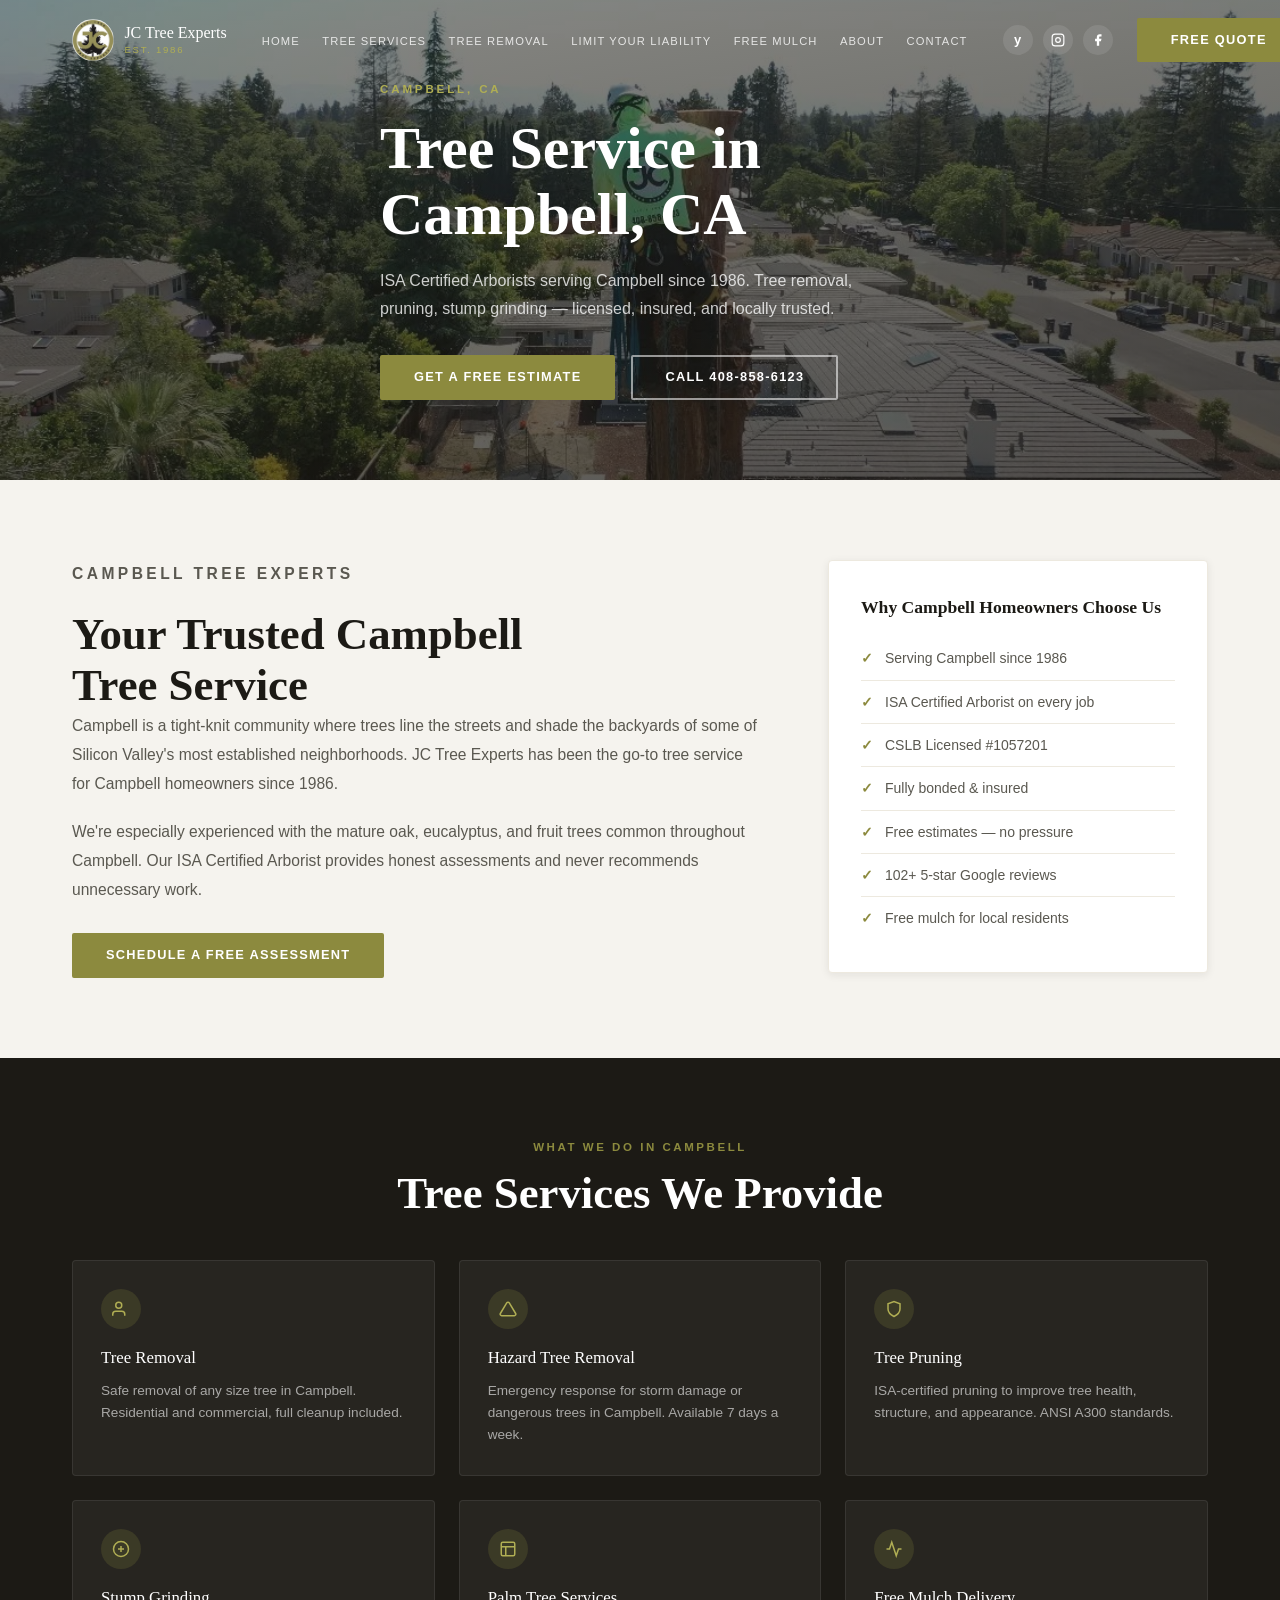
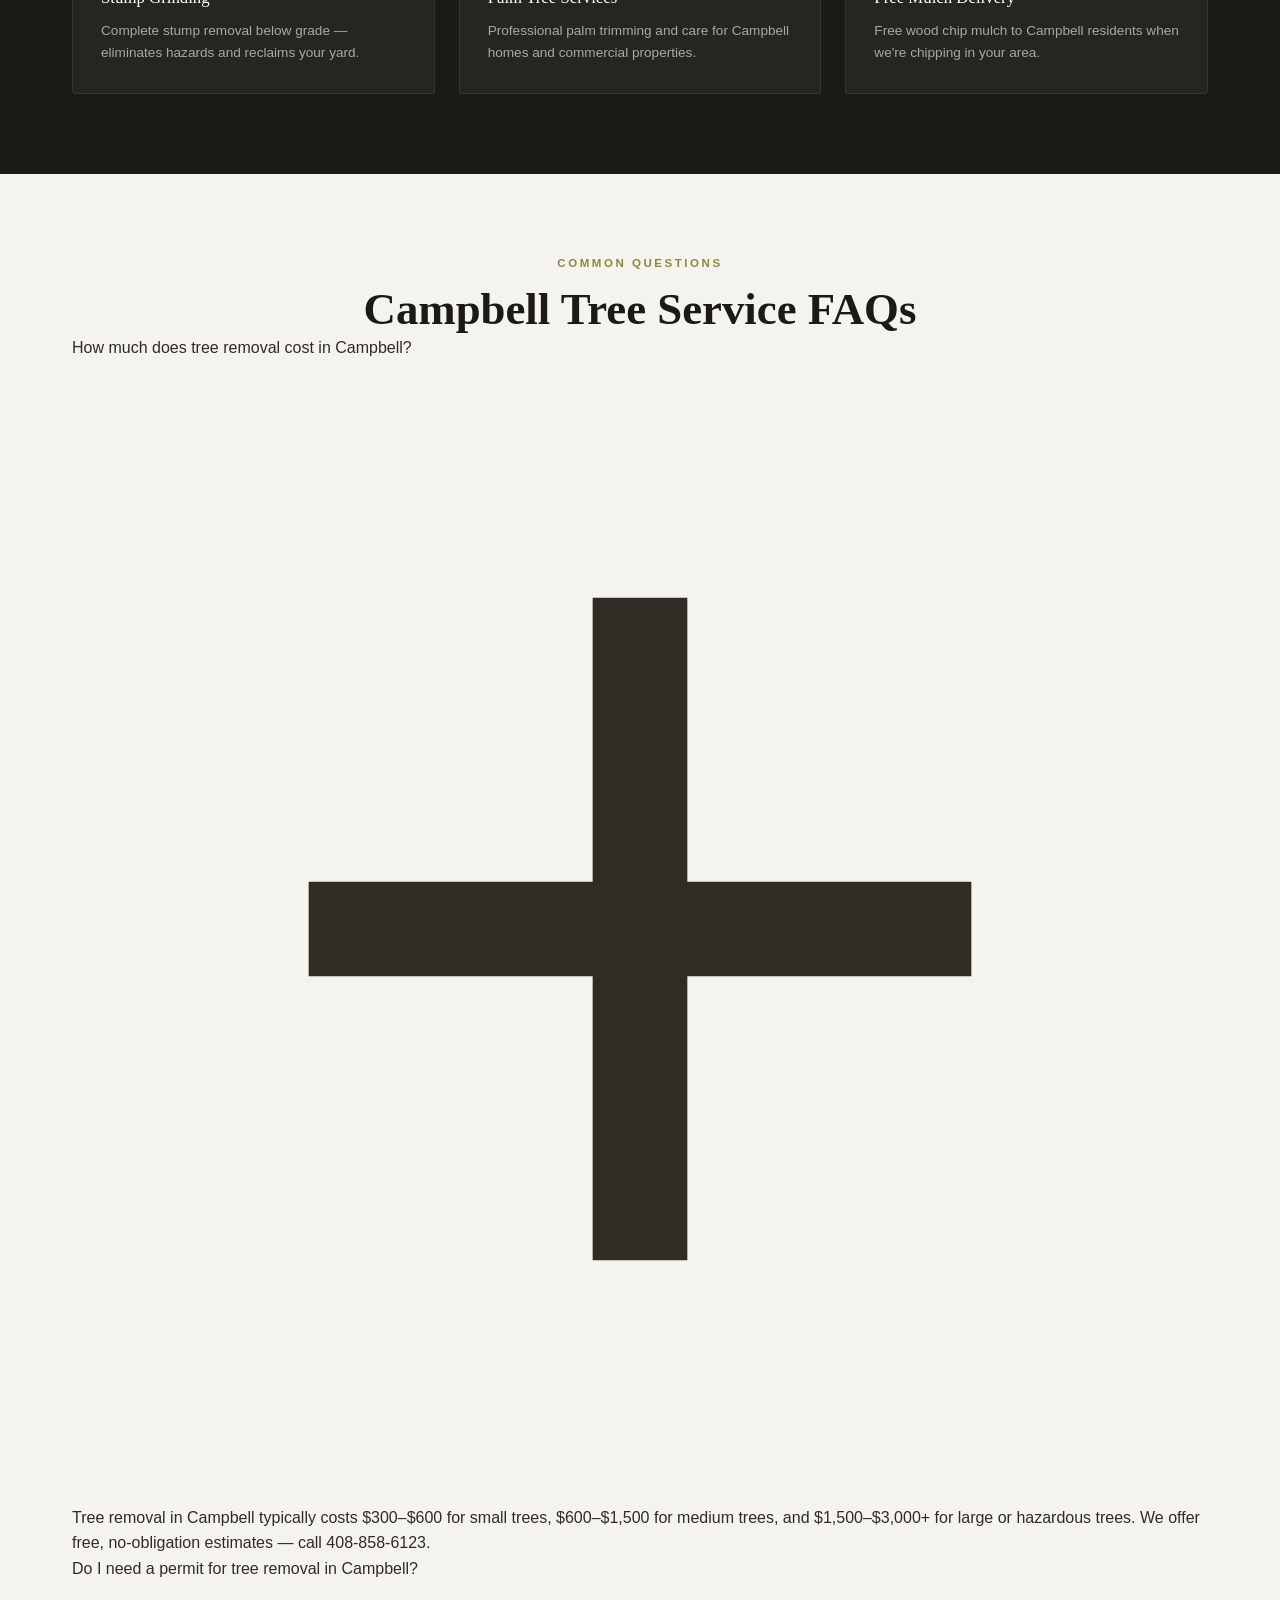
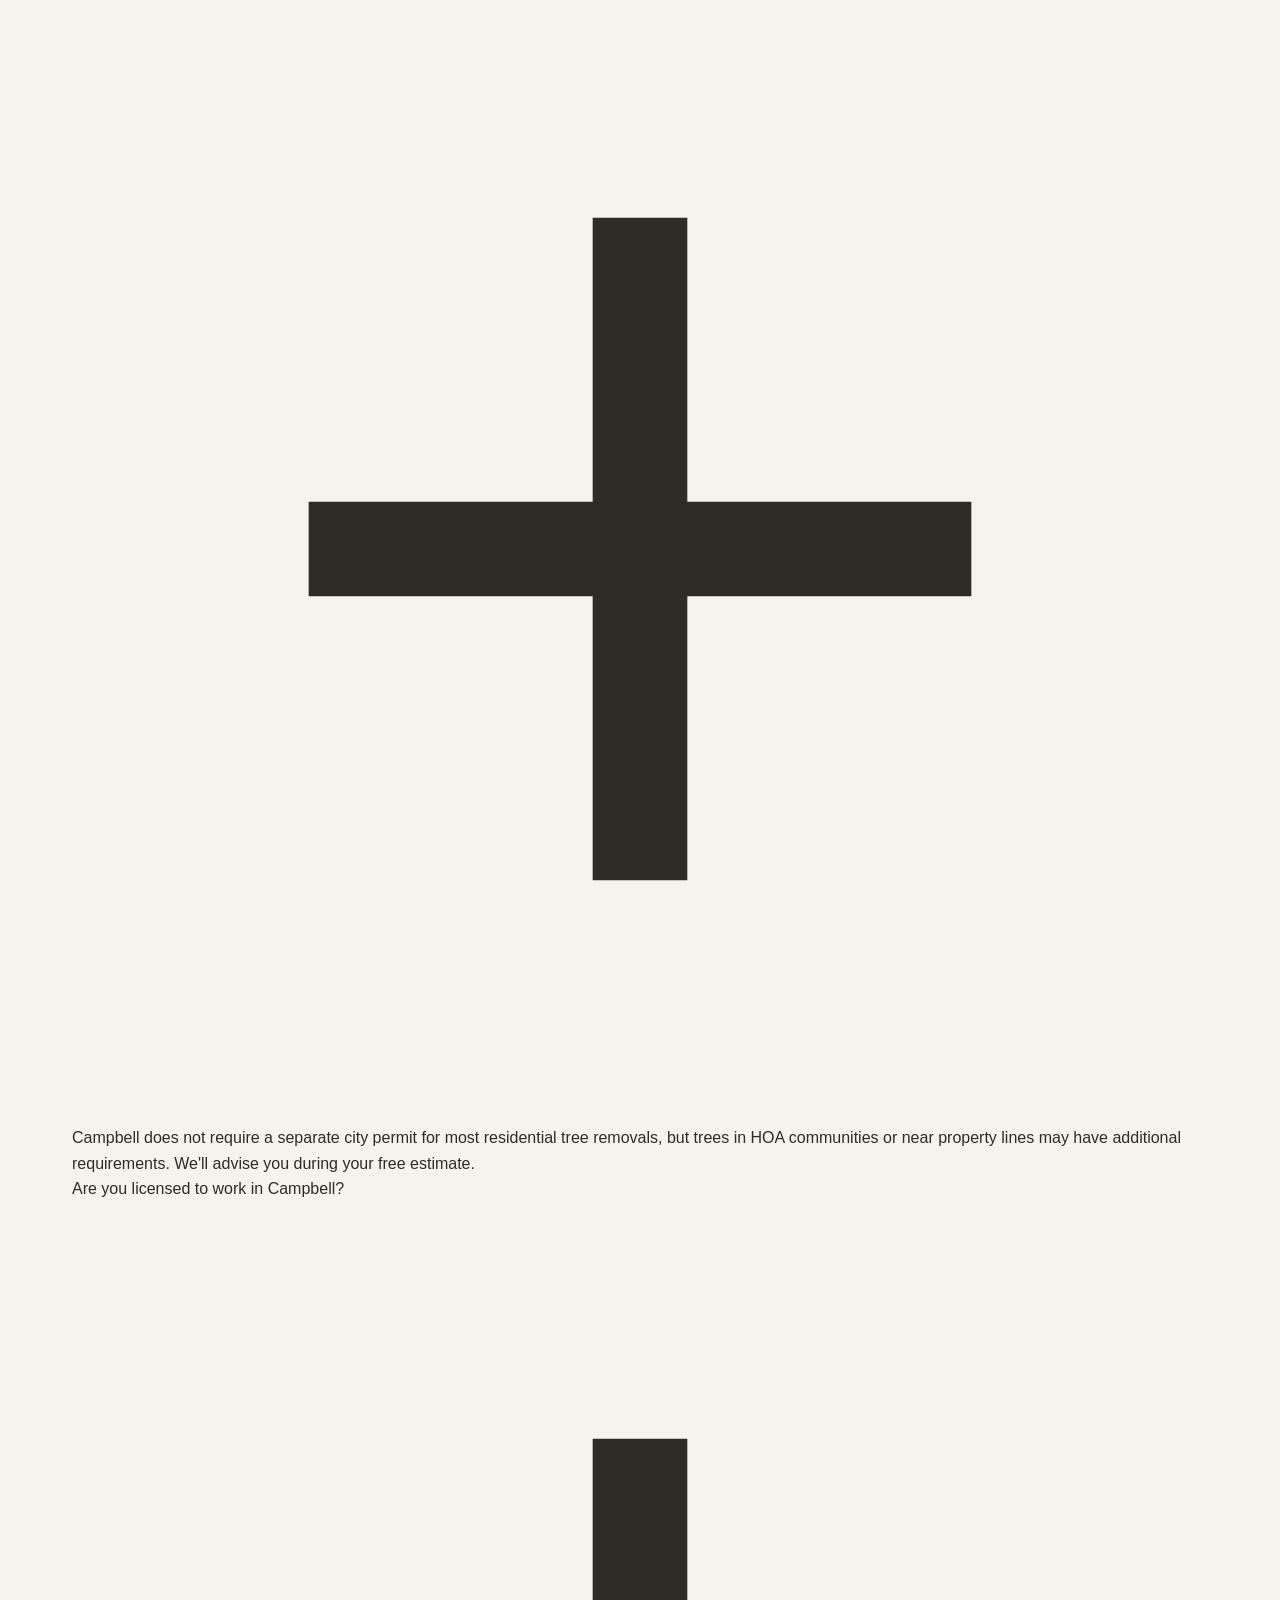
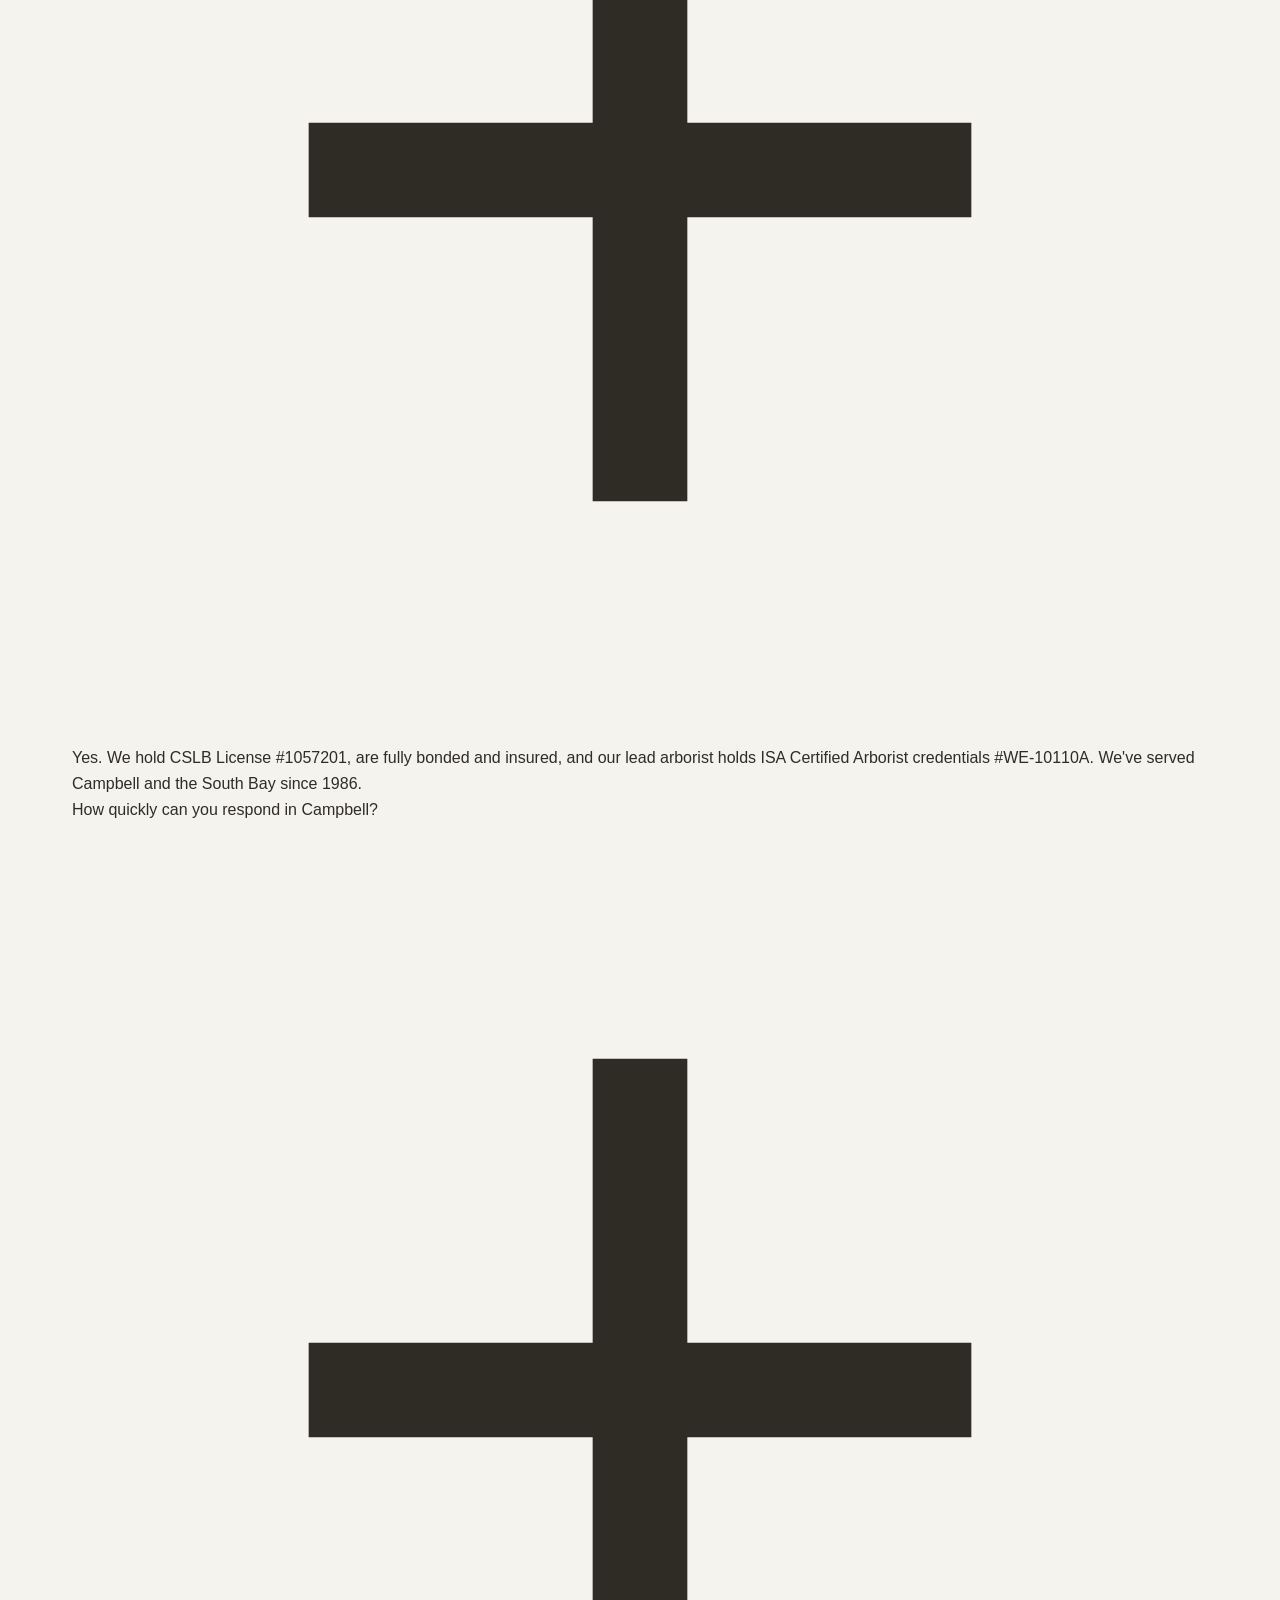
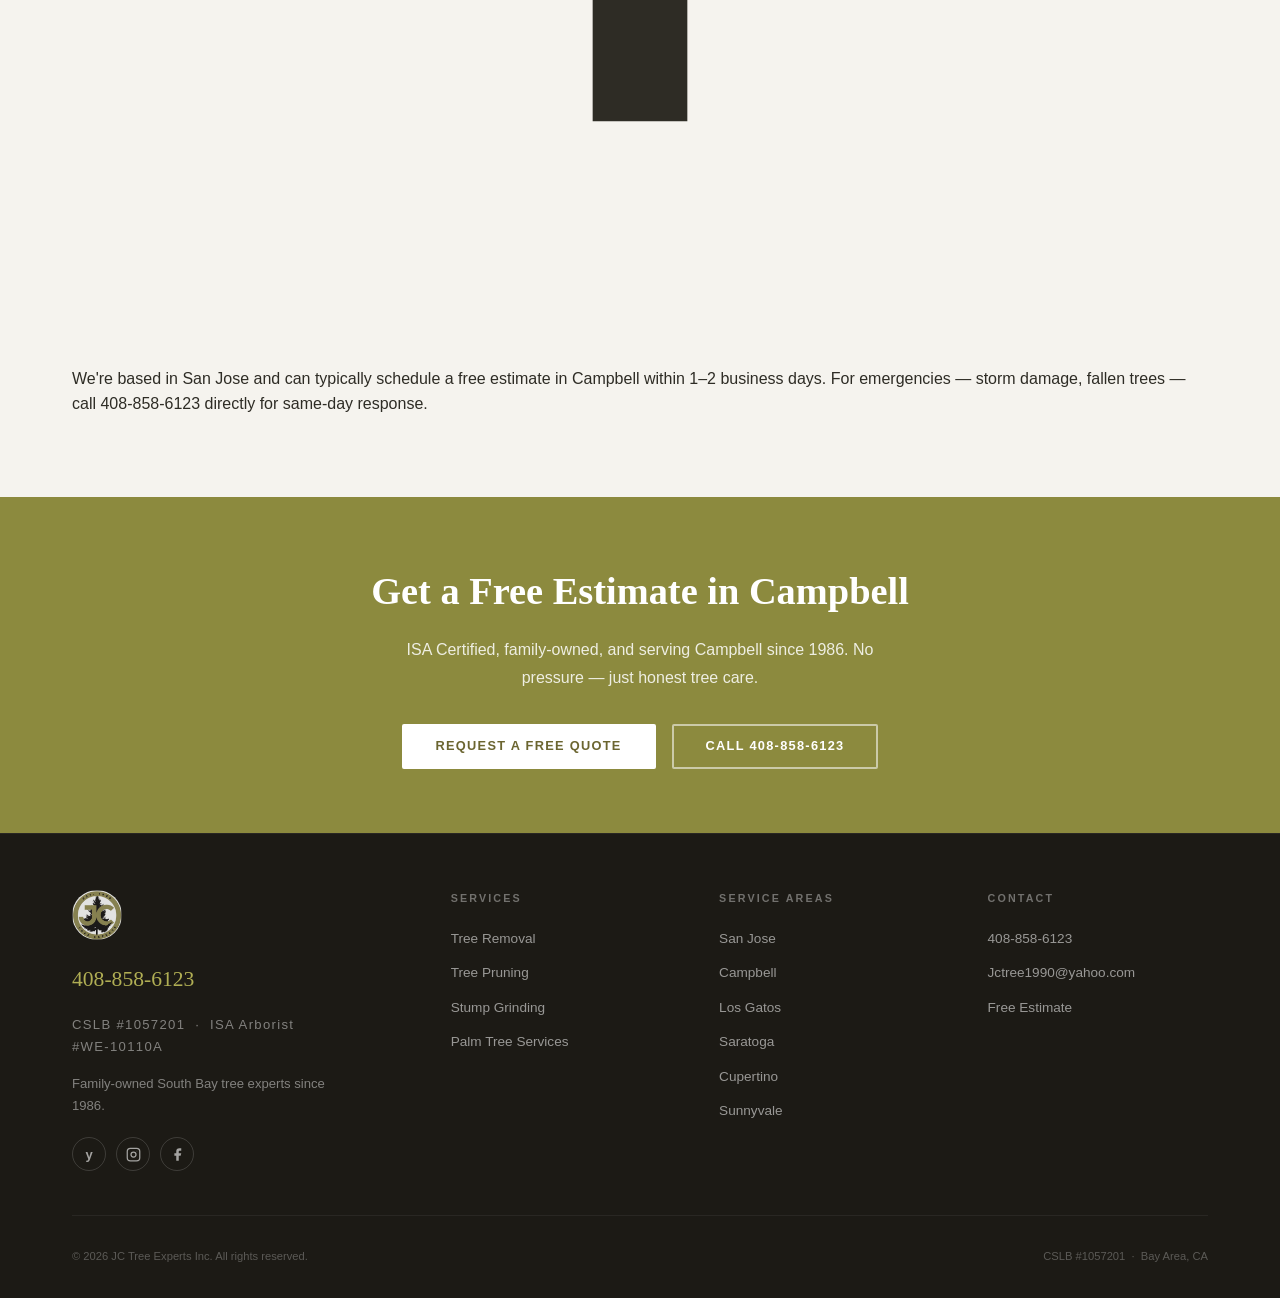
<file: campbell-tree-service.html>
<!DOCTYPE html>
<html lang="en">
<head>
<!-- Google tag (gtag.js) -->
<script async src="https://www.googletagmanager.com/gtag/js?id=AW-649319874"></script>
<script>
  window.dataLayer = window.dataLayer || [];
  function gtag(){dataLayer.push(arguments);}
  gtag('js', new Date());
  gtag('config', 'AW-649319874');
</script>
<meta charset="UTF-8">
<meta name="viewport" content="width=device-width, initial-scale=1.0">
<script async src="https://www.googletagmanager.com/gtag/js?id=G-9QSV6HJD65"></script>
<script>window.dataLayer=window.dataLayer||[];function gtag(){dataLayer.push(arguments);}gtag('js',new Date());gtag('config','G-9QSV6HJD65');</script>
<title>Tree Service Campbell, CA | JC Tree Experts — ISA Certified Arborists</title>
<meta name="description" content="Professional tree service in Campbell, CA near San Jose. Tree removal, pruning, stump grinding by ISA Certified Arborists. Family-owned since 1986. Free estimates — call 408-858-6123.">
<link rel="canonical" href="https://jctreeexperts.net/campbell-tree-service.html">
<meta property="og:type" content="website">
<meta property="og:url" content="https://jctreeexperts.net/campbell-tree-service.html">
<meta property="og:title" content="Tree Service Campbell, CA | JC Tree Experts">
<meta property="og:description" content="ISA Certified tree removal, pruning &amp; stump grinding in Campbell. Family-owned since 1986. Free estimates. Call 408-858-6123.">
<meta property="og:image" content="https://jctreeexperts.net/images/tree-removal.jpg">
<meta name="twitter:card" content="summary_large_image">
<meta name="twitter:title" content="Tree Service Campbell, CA | JC Tree Experts">
<meta name="twitter:description" content="ISA Certified tree service in Campbell since 1986. Free estimates. Call 408-858-6123.">
<meta name="twitter:image" content="https://jctreeexperts.net/images/tree-removal.jpg">
<script type="application/ld+json">
{"@context":"https://schema.org","@type":"TreeService","name":"JC Tree Experts","url":"https://jctreeexperts.net","telephone":"+14088586123","address":{"@type":"PostalAddress","streetAddress":"3713 Heritage Valley Dr","addressLocality":"San Jose","addressRegion":"CA","postalCode":"95148","addressCountry":"US"},"areaServed":"Campbell, CA","aggregateRating":{"@type":"AggregateRating","ratingValue":"5","bestRating":"5","reviewCount":"102"}}
</script>
<link rel="stylesheet" href="styles.css">

<link rel="stylesheet" href="city-pages.css">
<style>.city-hero-bg{position:absolute;inset:0;background:url('images/tree-removal.jpg') center 30%/cover}</style>
</head>
<body>
<nav id="nav">
  <div class="wrap">
    <div class="nav-inner">
      <a href="index.html" class="nav-logo"><img src="images/logo.png" alt="JC Tree Experts"><div><div class="nav-logo-name">JC Tree Experts</div><span class="nav-logo-est">Est. 1986</span></div></a>
      <ul class="nav-links">
        <li><a href="index.html">Home</a></li>
        <li><a href="tree-services.html">Tree Services</a></li>
        <li><a href="tree-removal.html">Tree Removal</a></li>
        <li><a href="limit-liability.html">Limit Your Liability</a></li>
        <li><a href="free-mulch.html">Free Mulch</a></li>
        <li><a href="about.html">About</a></li>
        <li><a href="contact.html">Contact</a></li>
      </ul>
      <div class="nav-socials">
        <a href="https://www.yelp.com/biz/jc-tree-experts-san-jose" target="_blank" class="nav-social"><span style="font-weight:800;font-size:13px;line-height:1;font-family:Arial,sans-serif">y</span></a>
        <a href="https://www.instagram.com/jctreeexperts" target="_blank" class="nav-social"><svg viewBox="0 0 24 24" fill="none" stroke="currentColor" stroke-width="2"><rect x="2" y="2" width="20" height="20" rx="5"/><circle cx="12" cy="12" r="4"/><circle cx="17.5" cy="6.5" r=".5" fill="currentColor" stroke="none"/></svg></a>
        <a href="https://www.facebook.com/jctreeexperts" target="_blank" class="nav-social"><svg viewBox="0 0 24 24" fill="currentColor"><path d="M18 2h-3a5 5 0 00-5 5v3H7v4h3v8h4v-8h3l1-4h-4V7a1 1 0 011-1h3z"/></svg></a>
      </div>
      <div class="nav-cta"><a href="contact.html" class="btn btn-gold">Free Quote</a></div>
      <button class="hbg" id="hbg" aria-label="Open menu"><span></span><span></span><span></span></button>
    </div>
  </div>
</nav>
<div class="mob-menu" id="mobMenu">
  <a href="index.html" class="mob-link">Home</a>
  <a href="tree-services.html" class="mob-link">Tree Services</a>
  <a href="arborist.html" class="mob-link">Arborist</a>
  <a href="tree-removal.html" class="mob-link">Tree Removal</a>
  <a href="limit-liability.html" class="mob-link">Limit Your Liability</a>
  <a href="free-mulch.html" class="mob-link">Free Mulch</a>
  <a href="about.html" class="mob-link">About</a>
  <a href="contact.html" class="mob-link">Contact</a>
  <a href="contact.html" class="btn btn-gold mob-link">Get a Free Quote</a>
  <div class="mob-socials">
    <a href="https://www.yelp.com/biz/jc-tree-experts-san-jose" target="_blank" class="mob-social"><span style="font-weight:800;font-size:13px;line-height:1;font-family:Arial,sans-serif">y</span></a>
    <a href="https://www.instagram.com/jctreeexperts" target="_blank" class="mob-social"><svg viewBox="0 0 24 24" fill="none" stroke="currentColor" stroke-width="2"><rect x="2" y="2" width="20" height="20" rx="5"/><circle cx="12" cy="12" r="4"/></svg></a>
    <a href="https://www.facebook.com/jctreeexperts" target="_blank" class="mob-social"><svg viewBox="0 0 24 24" fill="currentColor"><path d="M18 2h-3a5 5 0 00-5 5v3H7v4h3v8h4v-8h3l1-4h-4V7a1 1 0 011-1h3z"/></svg></a>
  </div>
</div>

<section class="city-hero">
  <div class="city-hero-bg"></div>
  <div class="city-hero-ov"></div>
  <div class="wrap">
    <div class="city-hero-c">
      <p class="city-eyebrow fu">Campbell, CA</p>
      <h1 class="city-h1 fu d1">Tree Service in<br>Campbell, CA</h1>
      <p class="city-sub fu d2">ISA Certified Arborists serving Campbell since 1986. Tree removal, pruning, stump grinding — licensed, insured, and locally trusted.</p>
      <div class="city-ctas fu d3">
        <a href="contact.html" class="btn btn-gold">Get a Free Estimate</a>
        <a href="tel:4088586123" class="btn btn-outline">Call 408-858-6123</a>
      </div>
    </div>
  </div>
</section>

<section class="city-intro">
  <div class="wrap">
    <div class="city-intro-grid">
      <div class="prose fu">
        <p class="sec-label">Campbell Tree Experts</p>
        <h2 class="sec-h2">Your Trusted Campbell<br>Tree Service</h2>
        <p>Campbell is a tight-knit community where trees line the streets and shade the backyards of some of Silicon Valley's most established neighborhoods. JC Tree Experts has been the go-to tree service for Campbell homeowners since 1986.</p>
        <p>We're especially experienced with the mature oak, eucalyptus, and fruit trees common throughout Campbell. Our ISA Certified Arborist provides honest assessments and never recommends unnecessary work.</p>
        <a href="contact.html" class="btn btn-gold" style="margin-top:.5rem">Schedule a Free Assessment</a>
      </div>
      <div class="fu d2">
        <div class="trust-box">
          <h4>Why Campbell Homeowners Choose Us</h4>
          <div class="trust-item">Serving Campbell since 1986</div>
          <div class="trust-item">ISA Certified Arborist on every job</div>
          <div class="trust-item">CSLB Licensed #1057201</div>
          <div class="trust-item">Fully bonded &amp; insured</div>
          <div class="trust-item">Free estimates — no pressure</div>
          <div class="trust-item">102+ 5-star Google reviews</div>
          <div class="trust-item">Free mulch for local residents</div>
        </div>
      </div>
    </div>
  </div>
</section>

<section class="city-services">
  <div class="wrap">
    <div class="fu" style="text-align:center">
      <p class="sec-label" style="color:var(--gold)">What We Do in Campbell</p>
      <h2 class="sec-h2-light">Tree Services We Provide</h2>
    </div>
    <div class="city-svc-grid">
      <div class="city-svc-card fu"><div class="city-svc-icon"><svg viewBox="0 0 24 24" fill="none" stroke="currentColor" stroke-width="2"><path d="M17 21v-2a4 4 0 00-4-4H5a4 4 0 00-4 4v2"/><circle cx="9" cy="7" r="4"/></svg></div><div class="city-svc-name">Tree Removal</div><p class="city-svc-desc">Safe removal of any size tree in Campbell. Residential and commercial, full cleanup included.</p></div>
      <div class="city-svc-card fu d1"><div class="city-svc-icon"><svg viewBox="0 0 24 24" fill="none" stroke="currentColor" stroke-width="2"><path d="M10.29 3.86L1.82 18a2 2 0 001.71 3h16.94a2 2 0 001.71-3L13.71 3.86a2 2 0 00-3.42 0z"/></svg></div><div class="city-svc-name">Hazard Tree Removal</div><p class="city-svc-desc">Emergency response for storm damage or dangerous trees in Campbell. Available 7 days a week.</p></div>
      <div class="city-svc-card fu d2"><div class="city-svc-icon"><svg viewBox="0 0 24 24" fill="none" stroke="currentColor" stroke-width="2"><path d="M12 22s8-4 8-10V5l-8-3-8 3v7c0 6 8 10 8 10z"/></svg></div><div class="city-svc-name">Tree Pruning</div><p class="city-svc-desc">ISA-certified pruning to improve tree health, structure, and appearance. ANSI A300 standards.</p></div>
      <div class="city-svc-card fu d1"><div class="city-svc-icon"><svg viewBox="0 0 24 24" fill="none" stroke="currentColor" stroke-width="2"><circle cx="12" cy="12" r="10"/><line x1="12" y1="8" x2="12" y2="16"/><line x1="8" y1="12" x2="16" y2="12"/></svg></div><div class="city-svc-name">Stump Grinding</div><p class="city-svc-desc">Complete stump removal below grade — eliminates hazards and reclaims your yard.</p></div>
      <div class="city-svc-card fu d2"><div class="city-svc-icon"><svg viewBox="0 0 24 24" fill="none" stroke="currentColor" stroke-width="2"><rect x="3" y="3" width="18" height="18" rx="2"/><line x1="3" y1="9" x2="21" y2="9"/><line x1="9" y1="21" x2="9" y2="9"/></svg></div><div class="city-svc-name">Palm Tree Services</div><p class="city-svc-desc">Professional palm trimming and care for Campbell homes and commercial properties.</p></div>
      <div class="city-svc-card fu d3"><div class="city-svc-icon"><svg viewBox="0 0 24 24" fill="none" stroke="currentColor" stroke-width="2"><polyline points="22 12 18 12 15 21 9 3 6 12 2 12"/></svg></div><div class="city-svc-name">Free Mulch Delivery</div><p class="city-svc-desc">Free wood chip mulch to Campbell residents when we're chipping in your area.</p></div>
    </div>
  </div>
</section>

<section class="city-faq">
  <div class="wrap">
    <div style="text-align:center" class="fu">
      <p class="sec-label">Common Questions</p>
      <h2 class="sec-h2">Campbell Tree Service FAQs</h2>
    </div>
    <div class="faq-list fu d1">
      <div class="faq-item"><div class="faq-q">How much does tree removal cost in Campbell? <svg viewBox="0 0 24 24" fill="none" stroke="currentColor" stroke-width="2"><line x1="12" y1="5" x2="12" y2="19"/><line x1="5" y1="12" x2="19" y2="12"/></svg></div><div class="faq-a"><p>Tree removal in Campbell typically costs $300–$600 for small trees, $600–$1,500 for medium trees, and $1,500–$3,000+ for large or hazardous trees. We offer free, no-obligation estimates — call 408-858-6123.</p></div></div>
      <div class="faq-item"><div class="faq-q">Do I need a permit for tree removal in Campbell? <svg viewBox="0 0 24 24" fill="none" stroke="currentColor" stroke-width="2"><line x1="12" y1="5" x2="12" y2="19"/><line x1="5" y1="12" x2="19" y2="12"/></svg></div><div class="faq-a"><p>Campbell does not require a separate city permit for most residential tree removals, but trees in HOA communities or near property lines may have additional requirements. We'll advise you during your free estimate.</p></div></div>
      <div class="faq-item"><div class="faq-q">Are you licensed to work in Campbell? <svg viewBox="0 0 24 24" fill="none" stroke="currentColor" stroke-width="2"><line x1="12" y1="5" x2="12" y2="19"/><line x1="5" y1="12" x2="19" y2="12"/></svg></div><div class="faq-a"><p>Yes. We hold CSLB License #1057201, are fully bonded and insured, and our lead arborist holds ISA Certified Arborist credentials #WE-10110A. We've served Campbell and the South Bay since 1986.</p></div></div>
      <div class="faq-item"><div class="faq-q">How quickly can you respond in Campbell? <svg viewBox="0 0 24 24" fill="none" stroke="currentColor" stroke-width="2"><line x1="12" y1="5" x2="12" y2="19"/><line x1="5" y1="12" x2="19" y2="12"/></svg></div><div class="faq-a"><p>We're based in San Jose and can typically schedule a free estimate in Campbell within 1–2 business days. For emergencies — storm damage, fallen trees — call 408-858-6123 directly for same-day response.</p></div></div>
    </div>
  </div>
</section>

<div class="city-cta">
  <div class="wrap">
    <h2>Get a Free Estimate in Campbell</h2>
    <p>ISA Certified, family-owned, and serving Campbell since 1986. No pressure — just honest tree care.</p>
    <div class="city-cta-btns">
      <a href="contact.html" class="btn btn-white">Request a Free Quote</a>
      <a href="tel:4088586123" class="btn btn-outline">Call 408-858-6123</a>
    </div>
  </div>
</div>

<footer>
  <div class="wrap">
    <div class="ft-grid">
      <div class="ft-brand">
        <img src="images/logo.png" alt="JC Tree Experts">
        <a href="tel:4088586123" class="ft-phone">408-858-6123</a>
        <p class="ft-lic">CSLB #1057201 &nbsp;·&nbsp; ISA Arborist #WE-10110A</p>
        <p>Family-owned South Bay tree experts since 1986.</p>
        <div class="ft-socials">
          <a href="https://www.yelp.com/biz/jc-tree-experts-san-jose" target="_blank" class="ft-social"><span style="font-weight:800;font-size:13px;line-height:1;font-family:Arial,sans-serif">y</span></a>
          <a href="https://www.instagram.com/jctreeexperts" target="_blank" class="ft-social"><svg viewBox="0 0 24 24" fill="none" stroke="currentColor" stroke-width="2"><rect x="2" y="2" width="20" height="20" rx="5"/><circle cx="12" cy="12" r="4"/><circle cx="17.5" cy="6.5" r=".5" fill="currentColor" stroke="none"/></svg></a>
          <a href="https://www.facebook.com/jctreeexperts" target="_blank" class="ft-social"><svg viewBox="0 0 24 24" fill="currentColor"><path d="M18 2h-3a5 5 0 00-5 5v3H7v4h3v8h4v-8h3l1-4h-4V7a1 1 0 011-1h3z"/></svg></a>
        </div>
      </div>
      <div class="ft-col"><h4>Services</h4><ul class="ft-links"><li><a href="tree-removal.html">Tree Removal</a></li><li><a href="tree-services.html">Tree Pruning</a></li><li><a href="tree-services.html">Stump Grinding</a></li><li><a href="tree-services.html">Palm Tree Services</a></li></ul></div>
      <div class="ft-col"><h4>Service Areas</h4><ul class="ft-links"><li><a href="san-jose-tree-service.html">San Jose</a></li><li><a href="campbell-tree-service.html">Campbell</a></li><li><a href="los-gatos-tree-service.html">Los Gatos</a></li><li><a href="saratoga-tree-service.html">Saratoga</a></li><li><a href="cupertino-tree-service.html">Cupertino</a></li><li><a href="sunnyvale-tree-service.html">Sunnyvale</a></li></ul></div>
      <div class="ft-col"><h4>Contact</h4><ul class="ft-links"><li><a href="tel:4088586123">408-858-6123</a></li><li><a href="mailto:Jctree1990@yahoo.com">Jctree1990@yahoo.com</a></li><li><a href="contact.html">Free Estimate</a></li></ul></div>
    </div>
    <div class="ft-bottom">
      <p>© 2026 JC Tree Experts Inc. All rights reserved.</p>
      <p>CSLB #1057201 &nbsp;·&nbsp; Bay Area, CA</p>
    </div>
  </div>
</footer>
<script src="scripts.js"></script>
</body>
</html>
</file>
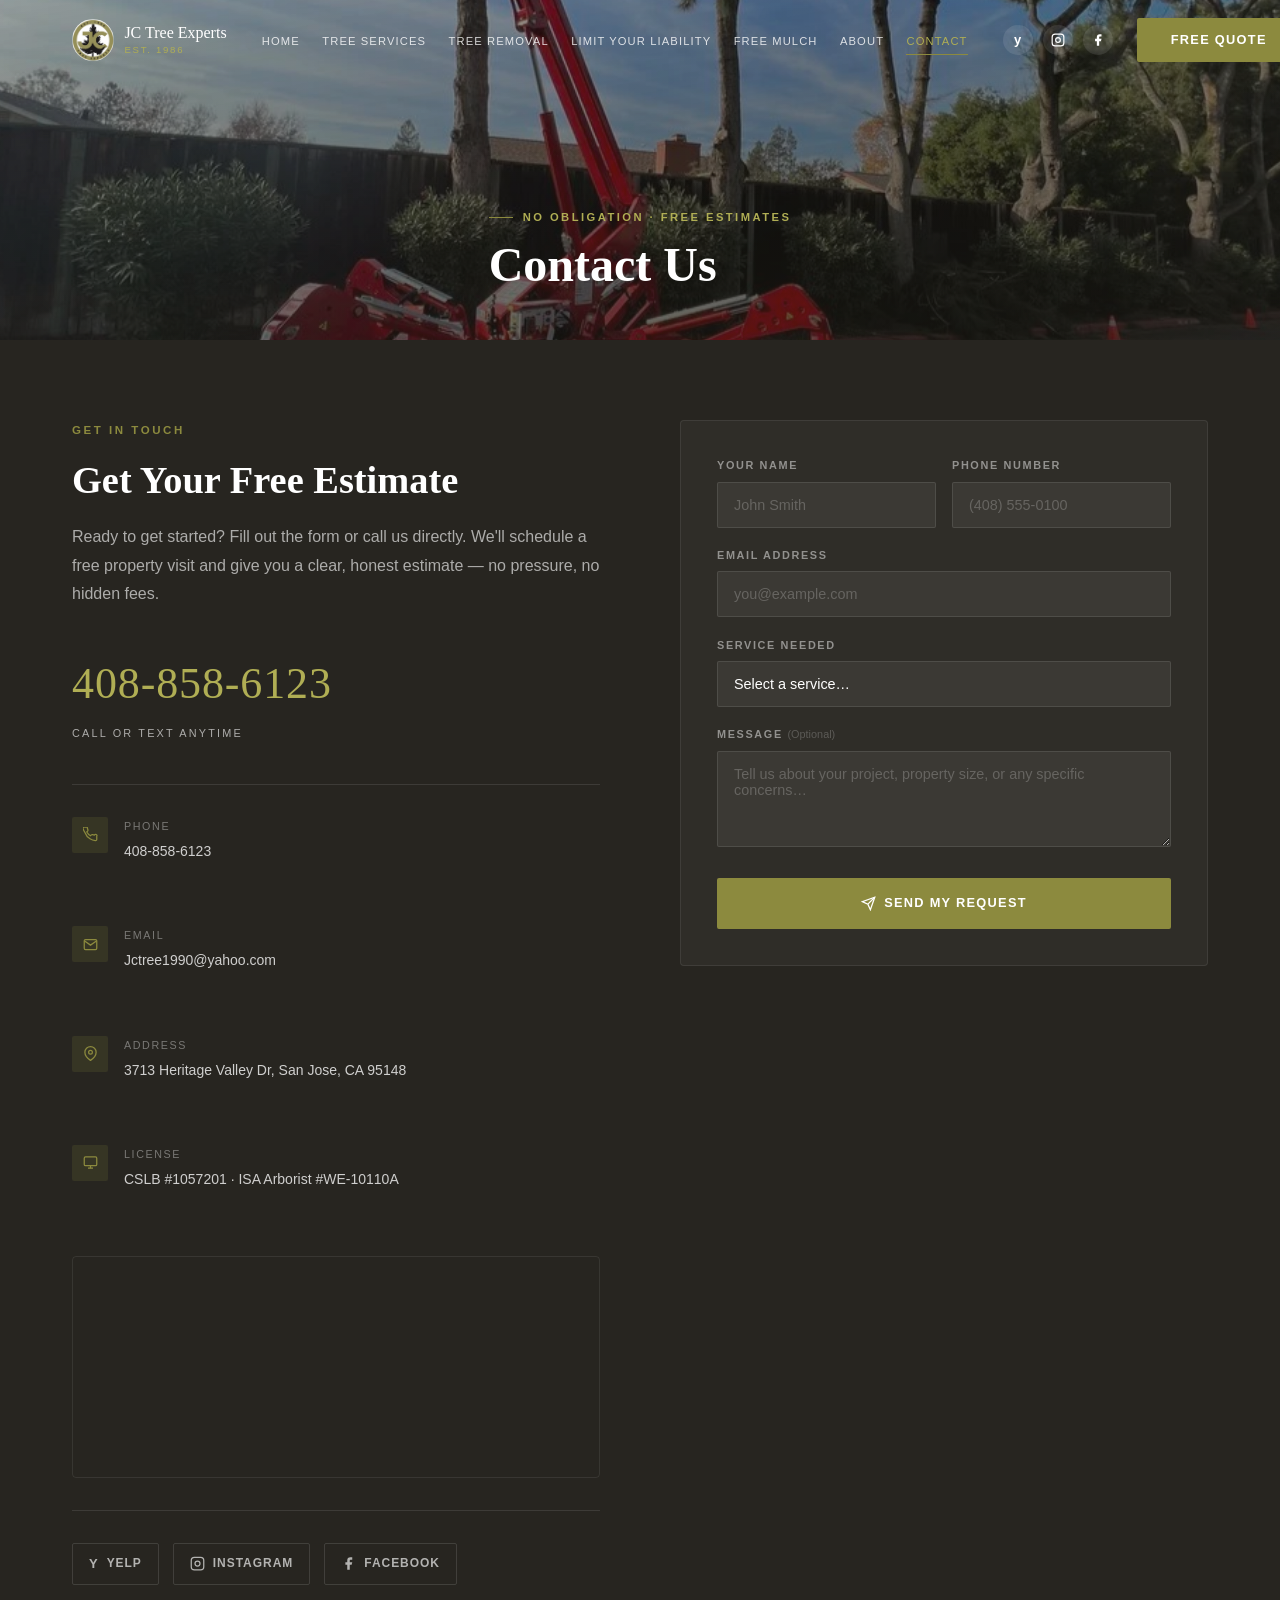
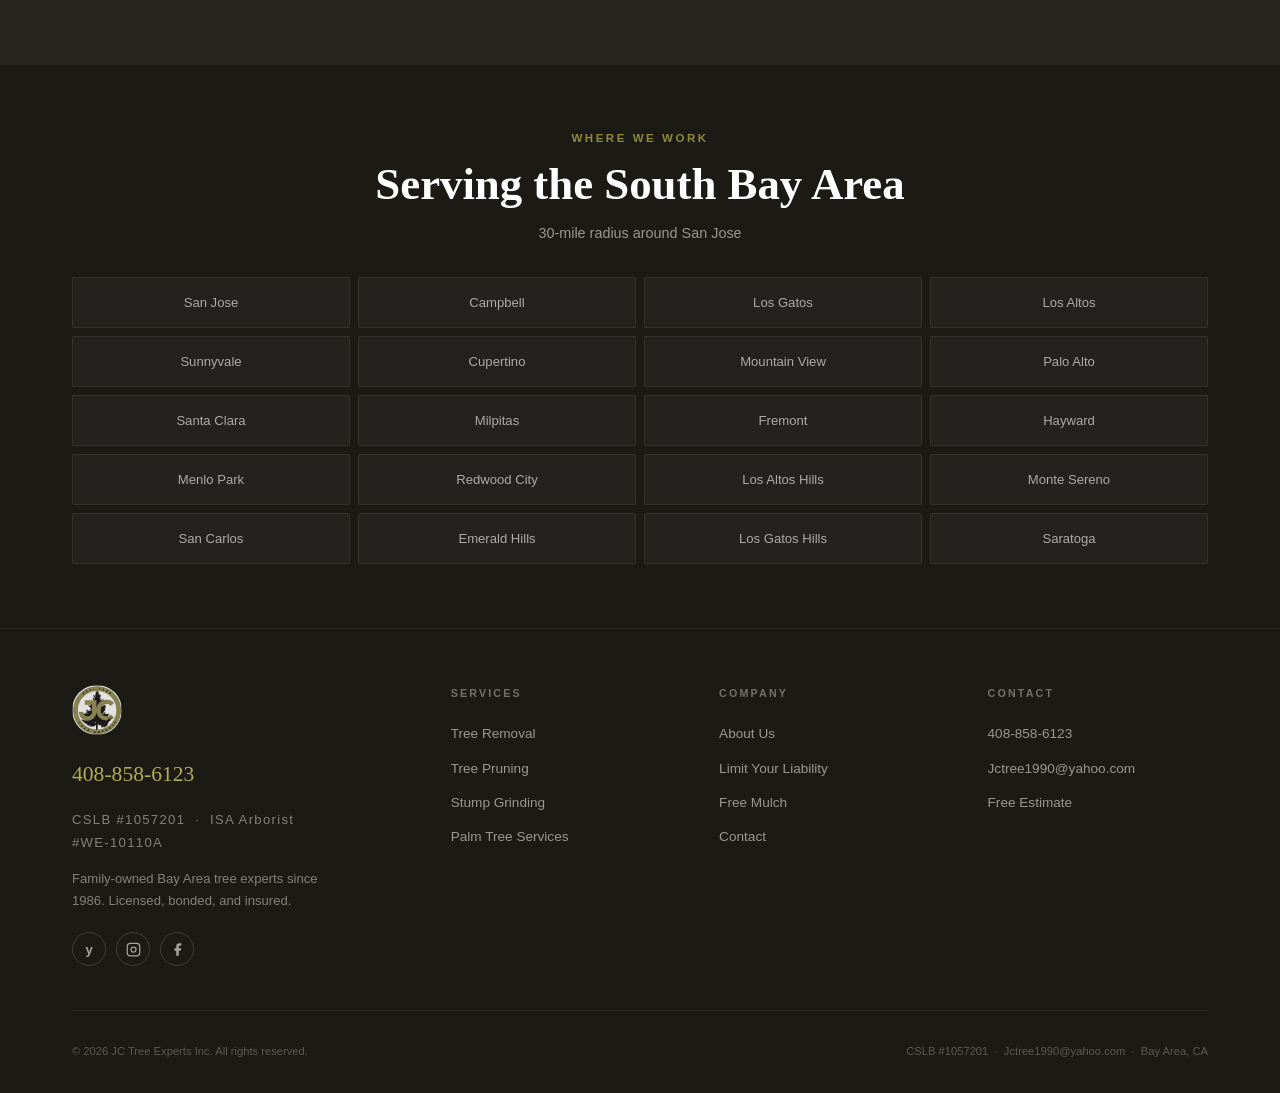
<file: contact.html>
<!DOCTYPE html>
<html lang="en">
<head>
<!-- Google tag (gtag.js) -->
<script async src="https://www.googletagmanager.com/gtag/js?id=AW-649319874"></script>
<script>
  window.dataLayer = window.dataLayer || [];
  function gtag(){dataLayer.push(arguments);}
  gtag('js', new Date());
  gtag('config', 'AW-649319874');
</script>
<meta charset="UTF-8">
<meta name="viewport" content="width=device-width, initial-scale=1.0">
<script async src="https://www.googletagmanager.com/gtag/js?id=G-9QSV6HJD65"></script>
<script>window.dataLayer=window.dataLayer||[];function gtag(){dataLayer.push(arguments);}gtag('js',new Date());gtag('config','G-9QSV6HJD65');</script>
<title>Free Tree Service Estimate | Contact JC Tree Experts — San Jose & Bay Area</title>
<meta name="description" content="Get a free, no-obligation tree service estimate from JC Tree Experts. Call 408-858-6123 or fill out our form. Serving San Jose, Campbell, Los Gatos, Palo Alto & the entire South Bay.">
<link rel="canonical" href="https://jctreeexperts.net/contact.html">
<meta property="og:type" content="website">
<meta property="og:url" content="https://jctreeexperts.net/contact.html">
<meta property="og:title" content="Free Tree Service Estimate | JC Tree Experts — San Jose & Bay Area">
<meta property="og:description" content="Get a free, no-obligation estimate. Call 408-858-6123. Serving San Jose, Campbell, Los Gatos, Palo Alto & the entire South Bay.">
<meta property="og:image" content="https://jctreeexperts.net/images/tree-care.jpg">
<meta name="twitter:card" content="summary_large_image">
<meta name="twitter:title" content="Free Tree Service Estimate | JC Tree Experts">
<meta name="twitter:description" content="Get a free estimate. Call 408-858-6123. San Jose & South Bay Area.">
<meta name="twitter:image" content="https://jctreeexperts.net/images/tree-care.jpg">
<link rel="stylesheet" href="styles.css">
<style>
.yelp-text{font-weight:800;font-size:13px;line-height:1;font-family:Arial,sans-serif}
.contact-main{padding:5rem 0;background:var(--dark2)}
.contact-grid{display:grid;grid-template-columns:1fr 1fr;gap:5rem;align-items:start}
.contact-left .eyebrow{font-size:.72rem;font-weight:600;letter-spacing:.22em;text-transform:uppercase;color:var(--gold);margin-bottom:1rem}
.contact-left h2{font-family:var(--serif);font-size:clamp(1.75rem,3vw,2.5rem);color:#fff;margin-bottom:1.25rem;line-height:1.2}
.contact-left p{color:rgba(255,255,255,.62);line-height:1.8;margin-bottom:2.5rem}
.big-phone{font-family:var(--serif);font-size:clamp(1.75rem,3.5vw,2.75rem);color:var(--gold-l);letter-spacing:.02em;display:block;transition:color .2s;margin-bottom:.3rem}
.big-phone:hover{color:#fff}
.phone-label{font-size:.68rem;letter-spacing:.2em;text-transform:uppercase;color:rgba(255,255,255,.38)}
.contact-info{display:flex;flex-direction:column;gap:1.375rem;margin-top:2rem;padding-top:2rem;border-top:1px solid rgba(255,255,255,.1)}
.ci{display:flex;align-items:flex-start;gap:1rem}
.ci-icon{width:36px;height:36px;background:rgba(140,138,62,.15);border-radius:2px;display:flex;align-items:center;justify-content:center;flex-shrink:0}
.ci-icon svg{width:15px;height:15px;color:var(--gold)}
.ci-text p:first-child{font-size:.67rem;letter-spacing:.15em;text-transform:uppercase;color:rgba(255,255,255,.38);margin-bottom:.18rem}
.ci-text p:last-child{font-size:.875rem;color:rgba(255,255,255,.78)}
.ci-link{color:rgba(255,255,255,.78)}
.map-wrap{margin-top:1.5rem;border-radius:4px;overflow:hidden;border:1px solid rgba(255,255,255,.08)}
.map-wrap iframe{display:block;width:100%;height:220px;border:0}
.contact-socials{display:flex;gap:.875rem;margin-top:2rem;padding-top:2rem;border-top:1px solid rgba(255,255,255,.1)}
.csocial{display:flex;align-items:center;gap:.5rem;padding:.625rem 1rem;border:1px solid rgba(255,255,255,.12);border-radius:2px;font-size:.75rem;font-weight:600;letter-spacing:.08em;text-transform:uppercase;color:rgba(255,255,255,.65);transition:all .2s}
.csocial svg{width:15px;height:15px}
.csocial:hover{border-color:var(--gold);color:var(--gold-l);transform:translateY(-2px)}
.cform{background:rgba(255,255,255,.04);border:1px solid rgba(255,255,255,.08);padding:2.25rem;border-radius:4px}
.fg{margin-bottom:1.2rem}
.frow{display:grid;grid-template-columns:1fr 1fr;gap:1rem}
.fg label{display:block;font-size:.68rem;font-weight:600;letter-spacing:.15em;text-transform:uppercase;color:rgba(255,255,255,.48);margin-bottom:.45rem}
.fg input,.fg select,.fg textarea{width:100%;padding:.875rem 1rem;background:rgba(255,255,255,.06);border:1px solid rgba(255,255,255,.1);border-radius:2px;color:#fff;font-family:var(--sans);font-size:.9rem;outline:none;transition:border-color .2s,background .2s;appearance:none;-webkit-appearance:none}
.fg input:focus,.fg select:focus,.fg textarea:focus{border-color:var(--gold);background:rgba(255,255,255,.09)}
.fg input::placeholder,.fg textarea::placeholder{color:rgba(255,255,255,.22)}
.fg select option{background:var(--dark);color:#fff}
.fg textarea{resize:vertical;min-height:96px}
.fg.err input,.fg.err select,.fg.err textarea{border-color:#e05555}
.ferr{font-size:.7rem;color:#e07070;margin-top:.3rem;display:none}
.fg.err .ferr{display:block}
.label-optional{opacity:.45;font-weight:400;text-transform:none;letter-spacing:0}
.fsub{width:100%;padding:1rem;margin-top:.25rem;justify-content:center}
.f-success{display:none;text-align:center;padding:2.5rem 1rem}
.f-success.show{display:block}
.f-success h3{font-family:var(--serif);font-size:1.5rem;color:#fff;margin-bottom:.75rem}
.f-success p{color:rgba(255,255,255,.6)}
.f-success-check{display:block;margin:0 auto 1rem}
.review-prompt{margin-top:1.75rem;padding-top:1.75rem;border-top:1px solid rgba(255,255,255,.1)}
.review-prompt p{font-size:.82rem;color:rgba(255,255,255,.5);margin-bottom:1rem}
.review-prompt-btn{display:inline-flex;align-items:center;gap:.5rem;padding:.65rem 1.25rem;background:#4285F4;color:#fff;border-radius:2px;font-size:.78rem;font-weight:700;letter-spacing:.06em;text-transform:uppercase}
.area-section{padding:4rem 0;background:var(--dark)}
.area-section .sec-label{color:var(--gold)}
.area-header{text-align:center}
.area-subtext{color:rgba(255,255,255,.55);margin-top:.75rem;font-size:.9rem}
.area-grid{display:grid;grid-template-columns:repeat(4,1fr);gap:.5rem;margin-top:2rem}
.area-item{background:rgba(255,255,255,.04);border:1px solid rgba(255,255,255,.07);padding:.875rem;text-align:center;font-size:.82rem;color:rgba(255,255,255,.62);border-radius:2px;transition:all .2s}
.area-item:hover{background:rgba(140,138,62,.12);border-color:var(--gold);color:#fff}
@media(max-width:900px){.contact-grid{grid-template-columns:1fr;gap:3rem}.frow{grid-template-columns:1fr}.area-grid{grid-template-columns:repeat(3,1fr)}.contact-socials{flex-wrap:wrap}}
@media(max-width:540px){.area-grid{grid-template-columns:repeat(2,1fr)}}
</style>
</head>
<body>

<nav id="nav">
  <div class="wrap">
    <div class="nav-inner">
      <a href="index.html" class="nav-logo">
        <img src="images/logo.png" alt="JC Tree Experts">
        <div><div class="nav-logo-name">JC Tree Experts</div><span class="nav-logo-est">Est. 1986</span></div>
      </a>
      <ul class="nav-links">
        <li><a href="index.html">Home</a></li>
        <li><a href="tree-services.html">Tree Services</a></li>
        <li><a href="tree-removal.html">Tree Removal</a></li>
        <li><a href="limit-liability.html">Limit Your Liability</a></li>
        <li><a href="free-mulch.html">Free Mulch</a></li>
        <li><a href="about.html">About</a></li>
        <li><a href="contact.html">Contact</a></li>
      </ul>
      <div class="nav-socials">
        <a href="https://www.yelp.com/biz/jc-tree-experts-san-jose" target="_blank" class="nav-social" title="Yelp"><span class="yelp-text">y</span></a>
        <a href="https://www.instagram.com/jctreeexperts" target="_blank" class="nav-social" title="Instagram"><svg viewBox="0 0 24 24" fill="none" stroke="currentColor" stroke-width="2"><rect x="2" y="2" width="20" height="20" rx="5"/><circle cx="12" cy="12" r="4"/><circle cx="17.5" cy="6.5" r=".5" fill="currentColor" stroke="none"/></svg></a>
        <a href="https://www.facebook.com/jctreeexperts" target="_blank" class="nav-social" title="Facebook"><svg viewBox="0 0 24 24" fill="currentColor"><path d="M18 2h-3a5 5 0 00-5 5v3H7v4h3v8h4v-8h3l1-4h-4V7a1 1 0 011-1h3z"/></svg></a>
      </div>
      <div class="nav-cta"><a href="contact.html" class="btn btn-gold">Free Quote</a></div>
      <button class="hbg" id="hbg" aria-label="Open menu"><span></span><span></span><span></span></button>
    </div>
  </div>
</nav>

<div class="mob-menu" id="mobMenu">
  <a href="index.html" class="mob-link">Home</a>
  <a href="tree-services.html" class="mob-link">Tree Services</a>
  <a href="arborist.html" class="mob-link">Arborist</a>
  <a href="tree-removal.html" class="mob-link">Tree Removal</a>
  <a href="limit-liability.html" class="mob-link">Limit Your Liability</a>
  <a href="free-mulch.html" class="mob-link">Free Mulch</a>
  <a href="about.html" class="mob-link">About</a>
  <a href="contact.html" class="mob-link">Contact</a>
  <a href="contact.html" class="btn btn-gold mob-link">Get a Free Quote</a>
  <div class="mob-socials">
    <a href="https://www.yelp.com/biz/jc-tree-experts-san-jose" target="_blank" class="mob-social"><span class="yelp-text">y</span></a>
    <a href="https://www.instagram.com/jctreeexperts" target="_blank" class="mob-social"><svg viewBox="0 0 24 24" fill="none" stroke="currentColor" stroke-width="2"><rect x="2" y="2" width="20" height="20" rx="5"/><circle cx="12" cy="12" r="4"/></svg></a>
    <a href="https://www.facebook.com/jctreeexperts" target="_blank" class="mob-social"><svg viewBox="0 0 24 24" fill="currentColor"><path d="M18 2h-3a5 5 0 00-5 5v3H7v4h3v8h4v-8h3l1-4h-4V7a1 1 0 011-1h3z"/></svg></a>
  </div>
</div>

<div class="page-hero">
  <div class="page-hero-bg" style="background-image:url('images/tree-care.jpg')"></div>
  <div class="page-hero-ov"></div>
  <div class="wrap page-hero-c">
    <div class="page-hero-label">No Obligation · Free Estimates</div>
    <h1>Contact Us</h1>
  </div>
</div>

<section class="contact-main">
  <div class="wrap">
    <div class="contact-grid">

      <div class="contact-left">
        <p class="eyebrow fu">Get In Touch</p>
        <h2 class="fu d1">Get Your Free Estimate</h2>
        <p class="fu d2">Ready to get started? Fill out the form or call us directly. We'll schedule a free property visit and give you a clear, honest estimate — no pressure, no hidden fees.</p>

        <a href="tel:4088586123" class="big-phone fu d3">408-858-6123</a>
        <p class="phone-label fu d3">Call or Text Anytime</p>
        <div class="contact-info fu d4">
          <div class="ci">
            <div class="ci-icon"><svg viewBox="0 0 24 24" fill="none" stroke="currentColor" stroke-width="2"><path d="M22 16.92v3a2 2 0 01-2.18 2 19.79 19.79 0 01-8.63-3.07A19.5 19.5 0 013.07 8.81 19.79 19.79 0 010 2.19 2 2 0 012.1 0h3a2 2 0 012 1.72 12.84 12.84 0 00.7 2.81 2 2 0 01-.45 2.11L6.09 7.91a16 16 0 006 6l1.27-1.27a2 2 0 012.11-.45 12.84 12.84 0 002.81.7A2 2 0 0122 14.92z"/></svg></div>
            <div class="ci-text"><p>Phone</p><p><a href="tel:4088586123" class="ci-link">408-858-6123</a></p></div>
          </div>
          <div class="ci">
            <div class="ci-icon"><svg viewBox="0 0 24 24" fill="none" stroke="currentColor" stroke-width="2"><path d="M4 4h16c1.1 0 2 .9 2 2v12c0 1.1-.9 2-2 2H4c-1.1 0-2-.9-2-2V6c0-1.1.9-2 2-2z"/><polyline points="22,6 12,13 2,6"/></svg></div>
            <div class="ci-text"><p>Email</p><p><a href="mailto:Jctree1990@yahoo.com" class="ci-link">Jctree1990@yahoo.com</a></p></div>
          </div>
          <div class="ci">
            <div class="ci-icon"><svg viewBox="0 0 24 24" fill="none" stroke="currentColor" stroke-width="2"><path d="M21 10c0 7-9 13-9 13s-9-6-9-13a9 9 0 0118 0z"/><circle cx="12" cy="10" r="3"/></svg></div>
            <div class="ci-text"><p>Address</p><p>3713 Heritage Valley Dr, San Jose, CA 95148</p></div>
          </div>
          <div class="ci">
            <div class="ci-icon"><svg viewBox="0 0 24 24" fill="none" stroke="currentColor" stroke-width="2"><rect x="2" y="3" width="20" height="14" rx="2"/><line x1="8" y1="21" x2="16" y2="21"/><line x1="12" y1="17" x2="12" y2="21"/></svg></div>
            <div class="ci-text"><p>License</p><p>CSLB #1057201 · ISA Arborist #WE-10110A</p></div>
          </div>
        </div>

        <div class="map-wrap fu d4">
          <iframe
            src="https://maps.google.com/maps?q=3713+Heritage+Valley+Dr,+San+Jose,+CA+95148&output=embed"
            allowfullscreen=""
            loading="lazy"
            referrerpolicy="no-referrer-when-downgrade"
            title="JC Tree Experts — 3713 Heritage Valley Dr, San Jose, CA 95148">
          </iframe>
        </div>

        <div class="contact-socials fu d4">
          <a href="https://www.yelp.com/biz/jc-tree-experts-san-jose" target="_blank" class="csocial"><span class="yelp-text">y</span> Yelp</a>
          <a href="https://www.instagram.com/jctreeexperts" target="_blank" class="csocial"><svg viewBox="0 0 24 24" fill="none" stroke="currentColor" stroke-width="2"><rect x="2" y="2" width="20" height="20" rx="5"/><circle cx="12" cy="12" r="4"/></svg>Instagram</a>
          <a href="https://www.facebook.com/jctreeexperts" target="_blank" class="csocial"><svg viewBox="0 0 24 24" fill="currentColor"><path d="M18 2h-3a5 5 0 00-5 5v3H7v4h3v8h4v-8h3l1-4h-4V7a1 1 0 011-1h3z"/></svg>Facebook</a>
        </div>
      </div>

      <div class="cform fu d2">
        <form id="cform" action="https://formspree.io/f/xykvjded" method="POST" novalidate>
          <div class="frow">
            <div class="fg">
              <label for="f-name">Your Name</label>
              <input type="text" id="f-name" name="name" placeholder="John Smith" autocomplete="name">
              <div class="ferr">Please enter your name</div>
            </div>
            <div class="fg">
              <label for="f-phone">Phone Number</label>
              <input type="tel" id="f-phone" name="phone" placeholder="(408) 555-0100" autocomplete="tel">
              <div class="ferr">Please enter a valid phone number</div>
            </div>
          </div>
          <div class="fg">
            <label for="f-email">Email Address</label>
            <input type="email" id="f-email" name="email" placeholder="you@example.com" autocomplete="email">
            <div class="ferr">Please enter a valid email address</div>
          </div>
          <div class="fg">
            <label for="f-svc">Service Needed</label>
            <select id="f-svc" name="service">
              <option value="" disabled selected>Select a service…</option>
              <option>Tree Removal</option>
              <option>Hazard Tree Removal</option>
              <option>Tree Pruning</option>
              <option>Palm Tree Services</option>
              <option>Stump Grinding</option>
              <option>Tree Care &amp; Consulting</option>
              <option>Free Mulch Request</option>
              <option>Other / Not Sure</option>
            </select>
            <div class="ferr">Please select a service</div>
          </div>
          <div class="fg">
            <label for="f-msg">Message <span class="label-optional">(Optional)</span></label>
            <textarea id="f-msg" name="message" placeholder="Tell us about your project, property size, or any specific concerns…"></textarea>
          </div>
          <button type="submit" class="btn btn-gold fsub">
            <svg viewBox="0 0 24 24" fill="none" stroke="currentColor" stroke-width="2"><line x1="22" y1="2" x2="11" y2="13"/><polygon points="22 2 15 22 11 13 2 9 22 2"/></svg>
            Send My Request
          </button>
        </form>
        <div class="f-success" id="fSuccess">
          <svg class="f-success-check" width="48" height="48" viewBox="0 0 24 24" fill="none" stroke="#8C8A3E" stroke-width="1.5"><circle cx="12" cy="12" r="10"/><polyline points="20 6 9 17 4 12"/></svg>
          <h3>Message Sent!</h3>
          <p>Thanks for reaching out. We'll be in touch within 24 hours with your free estimate.</p>
          <div class="review-prompt">
            <p>Previous customer? A quick Google review helps others find honest tree care.</p>
            <a href="https://search.google.com/local/writereview?placeid=ChIJXwSa_1AtjoARbuw0krxmwlQ" target="_blank" rel="noopener" class="review-prompt-btn">
              <svg width="16" height="16" viewBox="0 0 24 24" fill="none"><path d="M22.56 12.25c0-.78-.07-1.53-.2-2.25H12v4.26h5.92c-.26 1.37-1.04 2.53-2.21 3.31v2.77h3.57c2.08-1.92 3.28-4.74 3.28-8.09z" fill="#fff"/><path d="M12 23c2.97 0 5.46-.98 7.28-2.66l-3.57-2.77c-.98.66-2.23 1.06-3.71 1.06-2.86 0-5.29-1.93-6.16-4.53H2.18v2.84C3.99 20.53 7.7 23 12 23z" fill="#fff"/><path d="M5.84 14.09c-.22-.66-.35-1.36-.35-2.09s.13-1.43.35-2.09V7.07H2.18C1.43 8.55 1 10.22 1 12s.43 3.45 1.18 4.93l3.66-2.84z" fill="#fff"/><path d="M12 5.38c1.62 0 3.06.56 4.21 1.64l3.15-3.15C17.45 2.09 14.97 1 12 1 7.7 1 3.99 3.47 2.18 7.07l3.66 2.84c.87-2.6 3.3-4.53 6.16-4.53z" fill="#fff"/></svg>
              Leave a Google Review
            </a>
          </div>
        </div>
      </div>

    </div>
  </div>
</section>

<section class="area-section">
  <div class="wrap">
    <div class="area-header fu">
      <p class="sec-label">Where We Work</p>
      <h2 class="sec-h2-light">Serving the South Bay Area</h2>
      <p class="area-subtext">30-mile radius around San Jose</p>
    </div>
    <div class="area-grid fu d1">
      <div class="area-item">San Jose</div>
      <div class="area-item">Campbell</div>
      <div class="area-item">Los Gatos</div>
      <div class="area-item">Los Altos</div>
      <div class="area-item">Sunnyvale</div>
      <div class="area-item">Cupertino</div>
      <div class="area-item">Mountain View</div>
      <div class="area-item">Palo Alto</div>
      <div class="area-item">Santa Clara</div>
      <div class="area-item">Milpitas</div>
      <div class="area-item">Fremont</div>
      <div class="area-item">Hayward</div>
      <div class="area-item">Menlo Park</div>
      <div class="area-item">Redwood City</div>
      <div class="area-item">Los Altos Hills</div>
      <div class="area-item">Monte Sereno</div>
      <div class="area-item">San Carlos</div>
      <div class="area-item">Emerald Hills</div>
      <div class="area-item">Los Gatos Hills</div>
      <div class="area-item">Saratoga</div>
    </div>
  </div>
</section>

<footer>
  <div class="wrap">
    <div class="ft-grid">
      <div class="ft-brand">
        <img src="images/logo.png" alt="JC Tree Experts">
        <a href="tel:4088586123" class="ft-phone">408-858-6123</a>
        <p class="ft-lic">CSLB #1057201 &nbsp;·&nbsp; ISA Arborist #WE-10110A</p>
        <p>Family-owned Bay Area tree experts since 1986. Licensed, bonded, and insured.</p>
        <div class="ft-socials">
          <a href="https://www.yelp.com/biz/jc-tree-experts-san-jose" target="_blank" class="ft-social" title="Yelp"><span class="yelp-text">y</span></a>
          <a href="https://www.instagram.com/jctreeexperts" target="_blank" class="ft-social" title="Instagram"><svg viewBox="0 0 24 24" fill="none" stroke="currentColor" stroke-width="2"><rect x="2" y="2" width="20" height="20" rx="5"/><circle cx="12" cy="12" r="4"/><circle cx="17.5" cy="6.5" r=".5" fill="currentColor" stroke="none"/></svg></a>
          <a href="https://www.facebook.com/jctreeexperts" target="_blank" class="ft-social" title="Facebook"><svg viewBox="0 0 24 24" fill="currentColor"><path d="M18 2h-3a5 5 0 00-5 5v3H7v4h3v8h4v-8h3l1-4h-4V7a1 1 0 011-1h3z"/></svg></a>
        </div>
      </div>
      <div class="ft-col">
        <h4>Services</h4>
        <ul class="ft-links">
          <li><a href="tree-removal.html">Tree Removal</a></li>
          <li><a href="tree-services.html">Tree Pruning</a></li>
          <li><a href="tree-services.html">Stump Grinding</a></li>
          <li><a href="tree-services.html">Palm Tree Services</a></li>
        </ul>
      </div>
      <div class="ft-col">
        <h4>Company</h4>
        <ul class="ft-links">
          <li><a href="about.html">About Us</a></li>
          <li><a href="limit-liability.html">Limit Your Liability</a></li>
          <li><a href="free-mulch.html">Free Mulch</a></li>
          <li><a href="contact.html">Contact</a></li>
        </ul>
      </div>
      <div class="ft-col">
        <h4>Contact</h4>
        <ul class="ft-links">
          <li><a href="tel:4088586123">408-858-6123</a></li>
          <li><a href="mailto:Jctree1990@yahoo.com">Jctree1990@yahoo.com</a></li>
          <li><a href="contact.html">Free Estimate</a></li>
        </ul>
      </div>
    </div>
    <div class="ft-bottom">
      <p>© 2026 JC Tree Experts Inc. All rights reserved.</p>
      <p>CSLB #1057201 &nbsp;·&nbsp; <a href="mailto:Jctree1990@yahoo.com">Jctree1990@yahoo.com</a> &nbsp;·&nbsp; Bay Area, CA</p>
    </div>
  </div>
</footer>
<script src="scripts.js"></script>
</body>
</html>
</file>
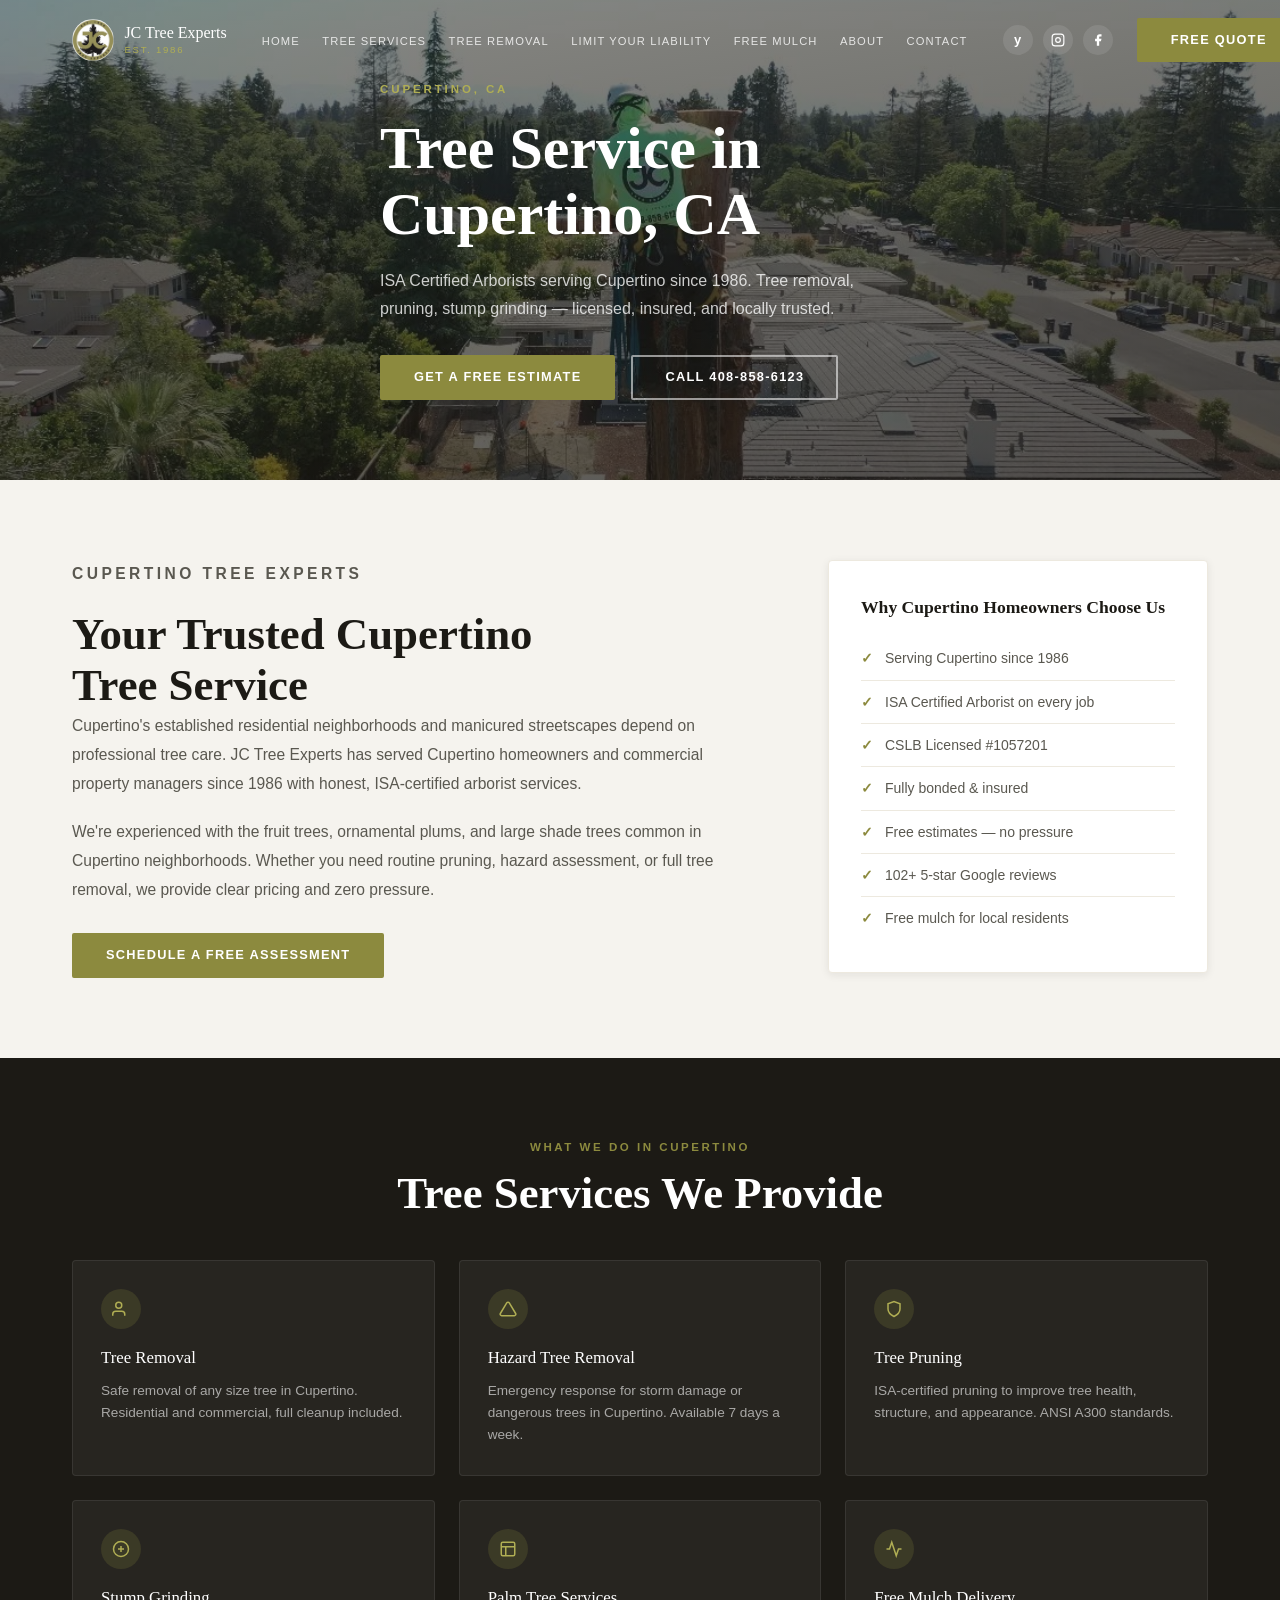
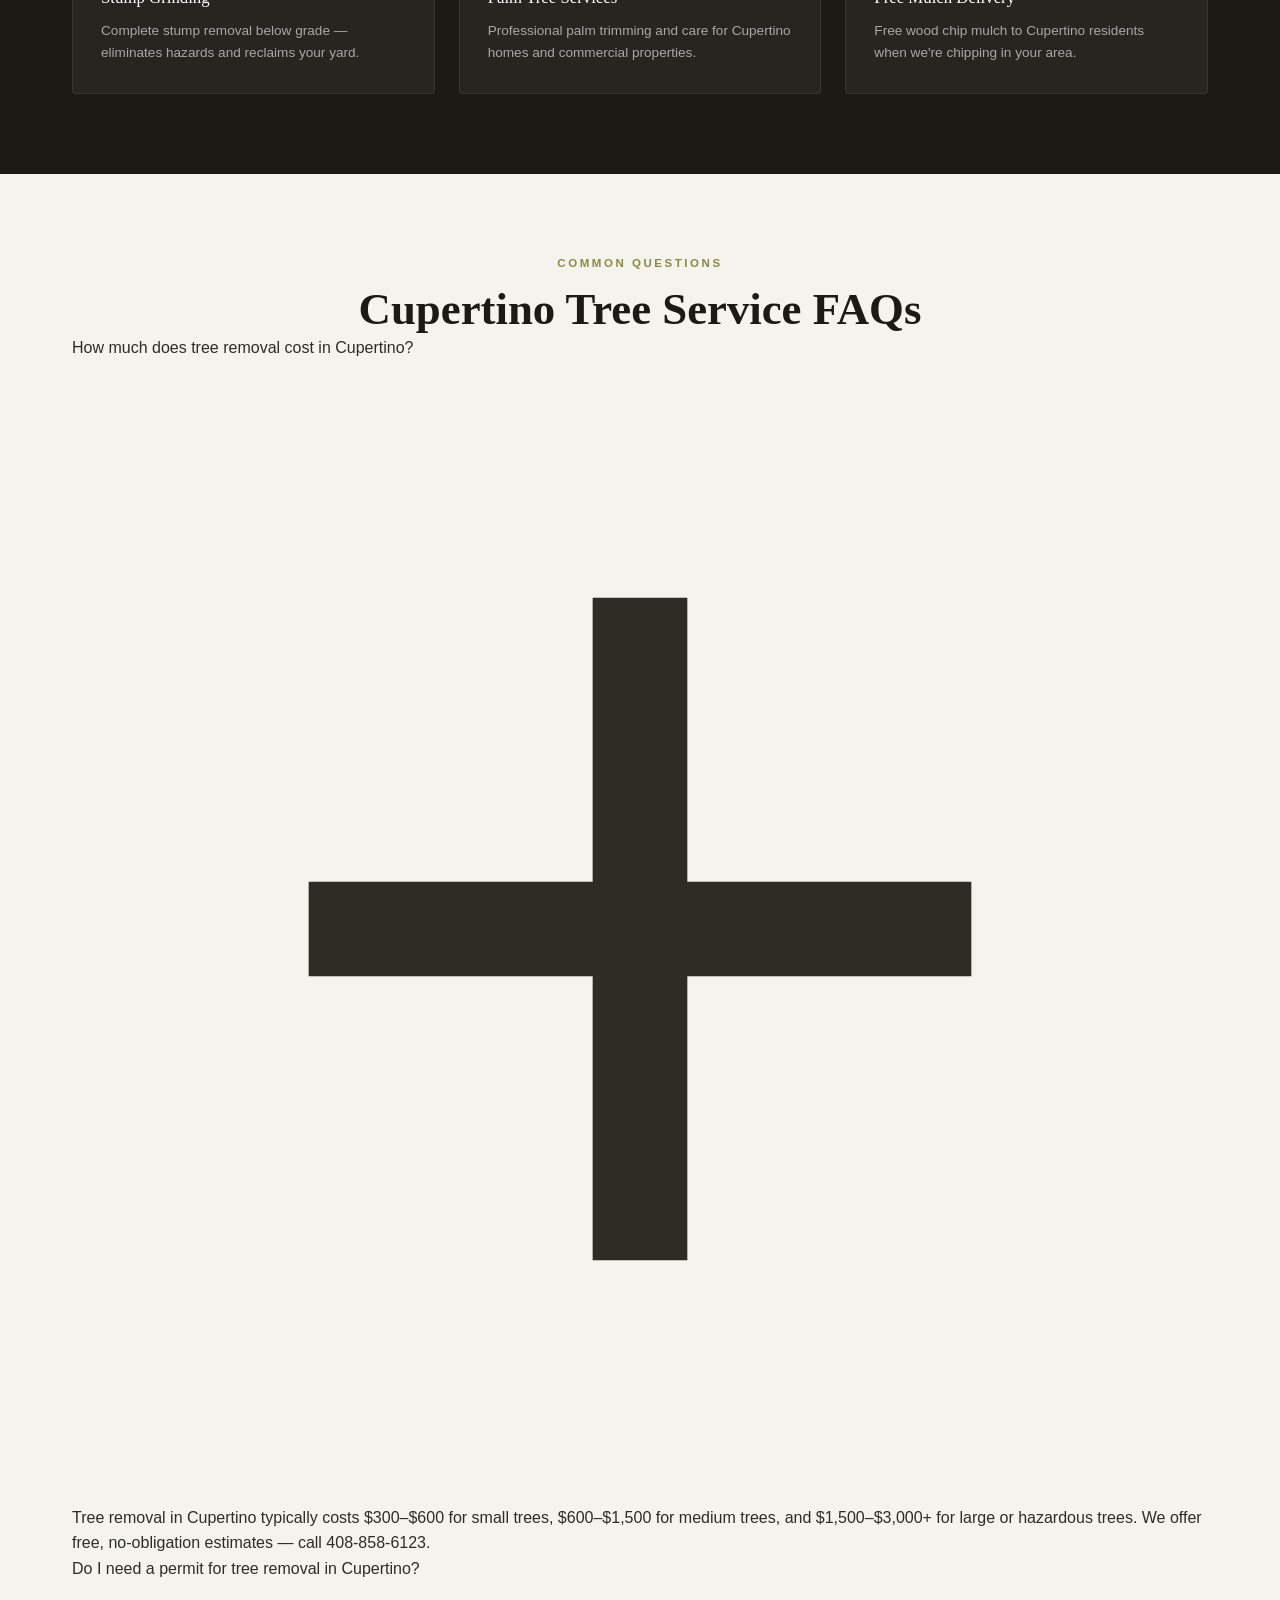
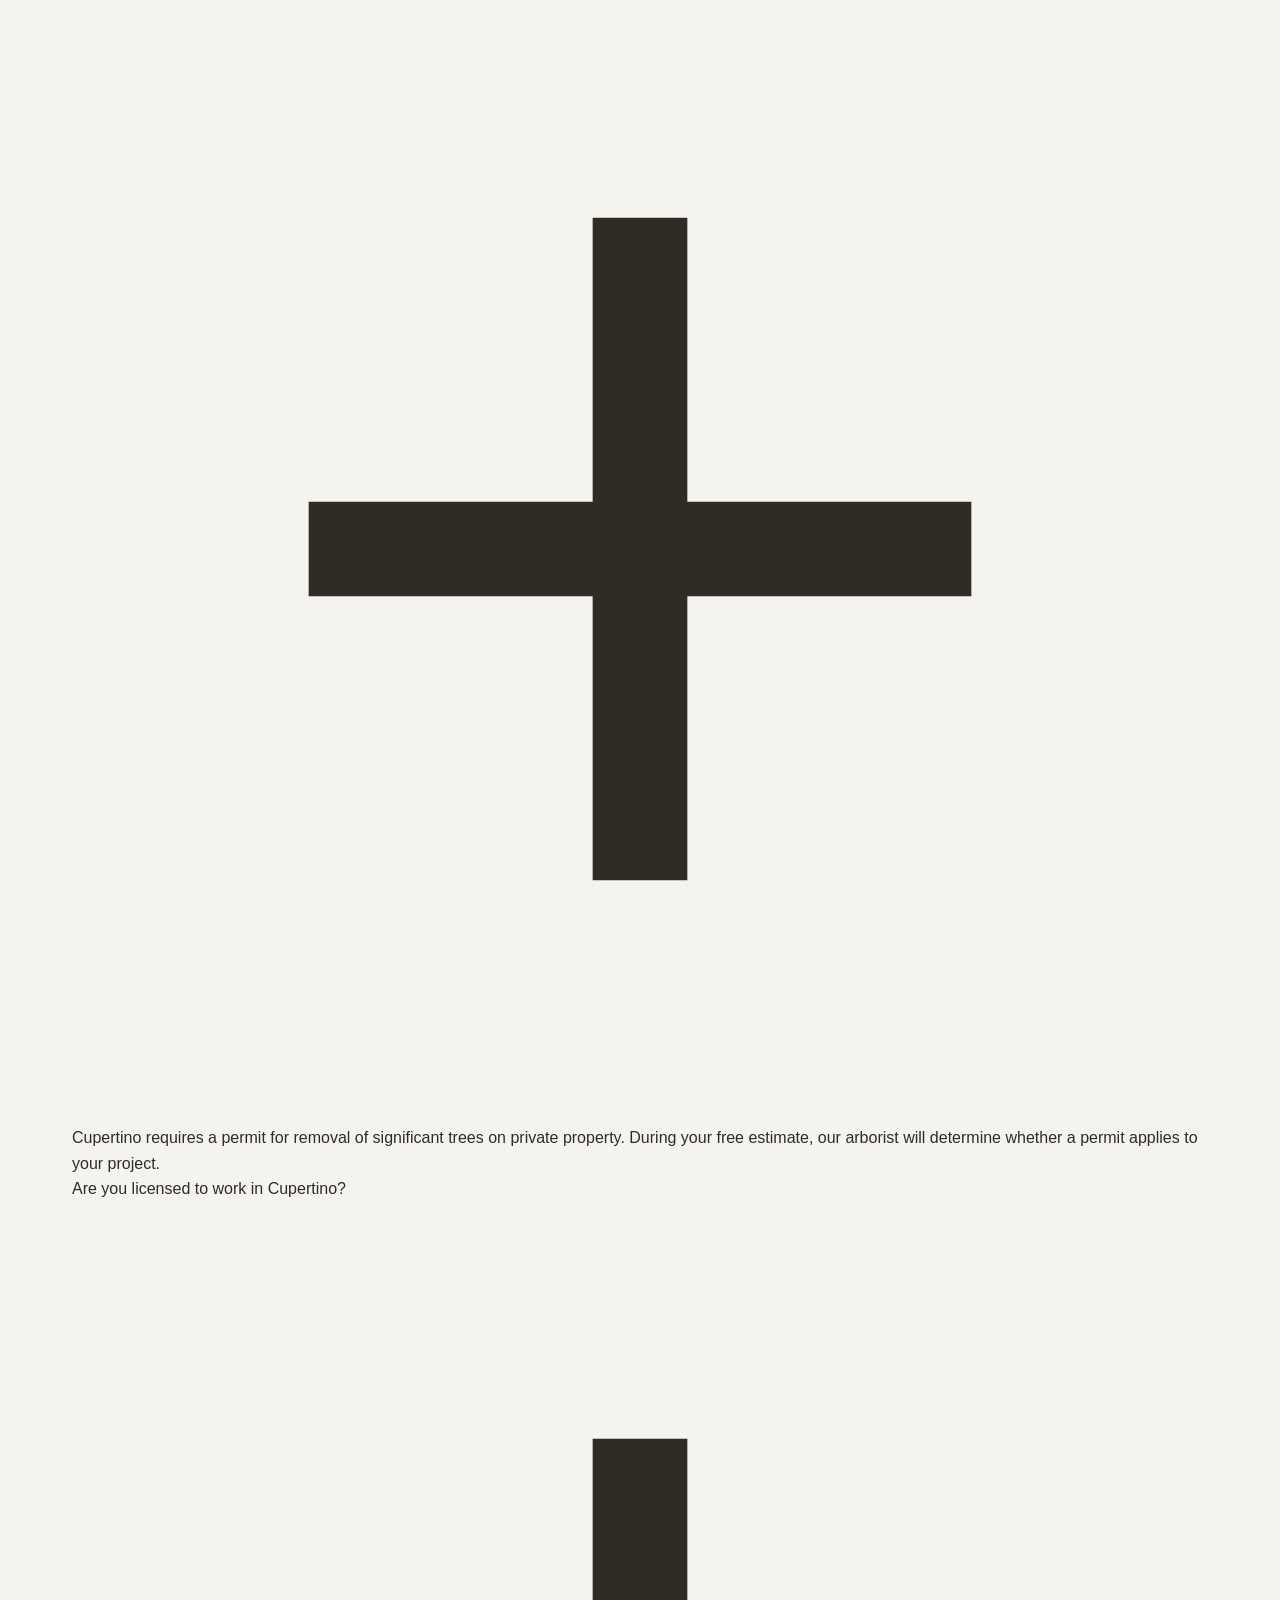
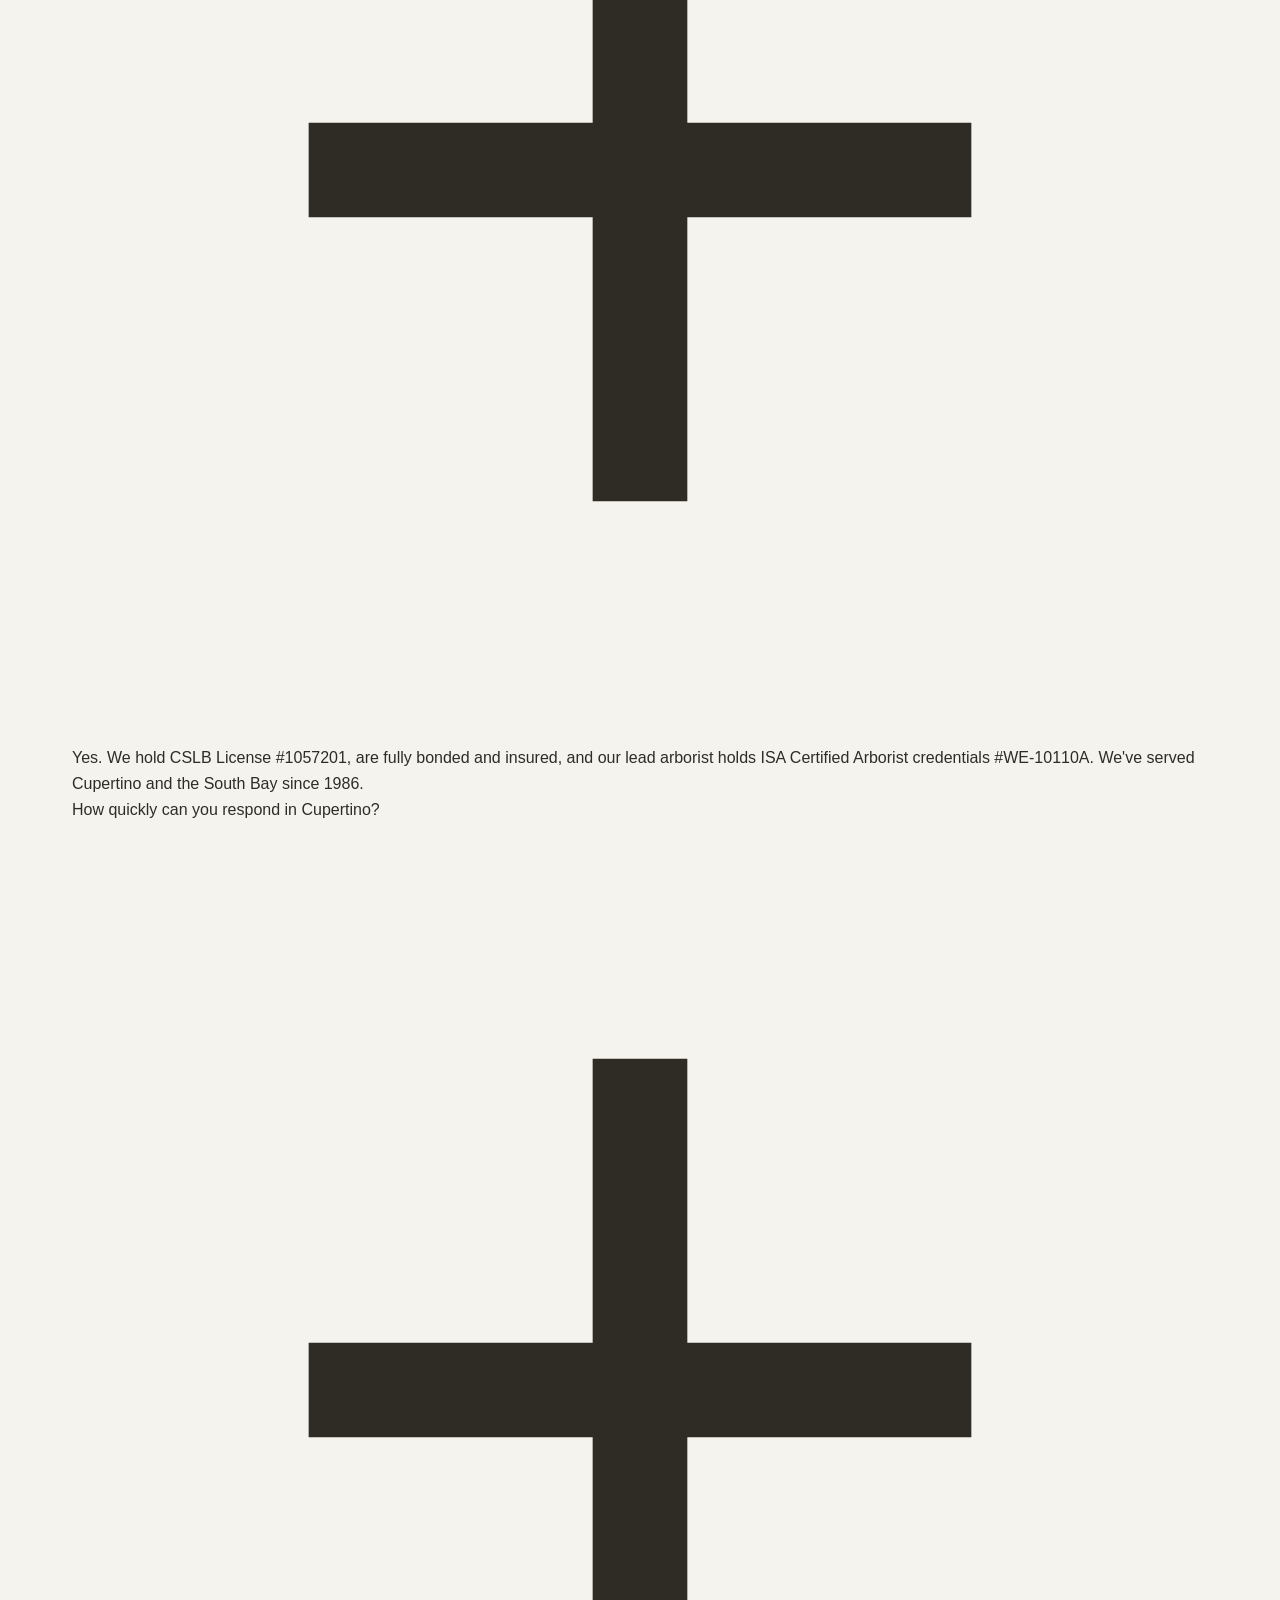
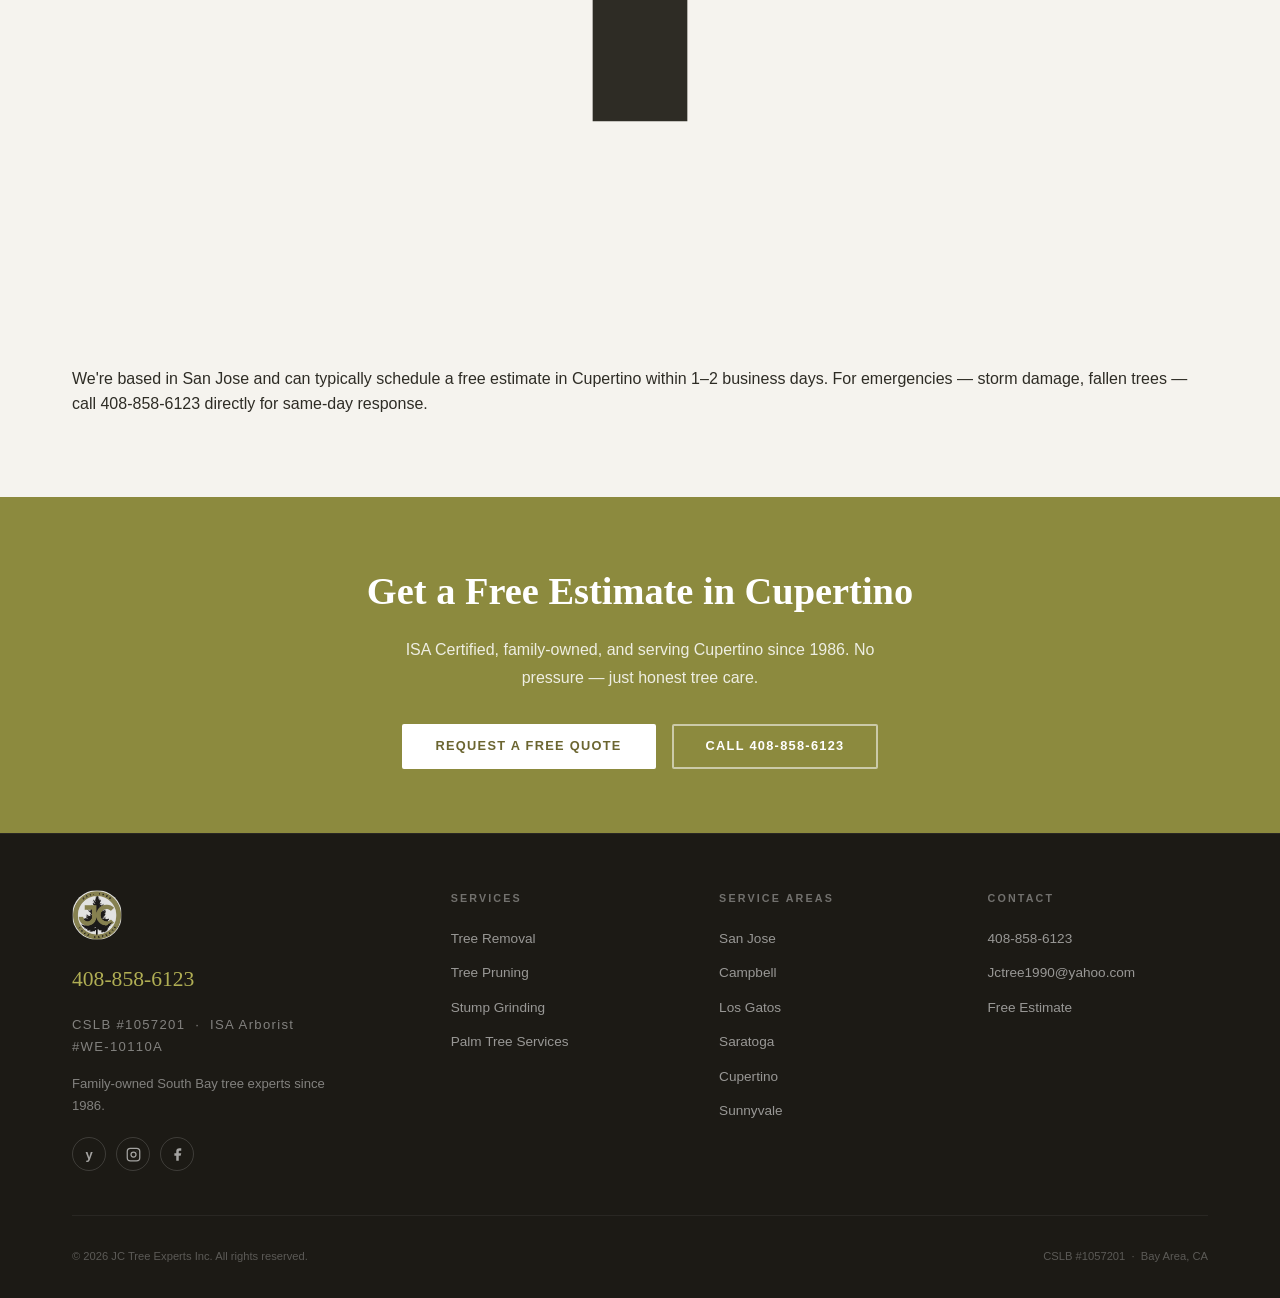
<file: cupertino-tree-service.html>
<!DOCTYPE html>
<html lang="en">
<head>
<!-- Google tag (gtag.js) -->
<script async src="https://www.googletagmanager.com/gtag/js?id=AW-649319874"></script>
<script>
  window.dataLayer = window.dataLayer || [];
  function gtag(){dataLayer.push(arguments);}
  gtag('js', new Date());
  gtag('config', 'AW-649319874');
</script>
<meta charset="UTF-8">
<meta name="viewport" content="width=device-width, initial-scale=1.0">
<script async src="https://www.googletagmanager.com/gtag/js?id=G-9QSV6HJD65"></script>
<script>window.dataLayer=window.dataLayer||[];function gtag(){dataLayer.push(arguments);}gtag('js',new Date());gtag('config','G-9QSV6HJD65');</script>
<title>Tree Service Cupertino, CA | JC Tree Experts — ISA Certified Arborists</title>
<meta name="description" content="Professional tree service in Cupertino, CA. Tree removal, pruning, stump grinding by ISA Certified Arborists. Family-owned since 1986. Free estimates — call 408-858-6123.">
<link rel="canonical" href="https://jctreeexperts.net/cupertino-tree-service.html">
<meta property="og:type" content="website">
<meta property="og:url" content="https://jctreeexperts.net/cupertino-tree-service.html">
<meta property="og:title" content="Tree Service Cupertino, CA | JC Tree Experts">
<meta property="og:description" content="ISA Certified tree removal, pruning &amp; stump grinding in Cupertino. Family-owned since 1986. Free estimates. Call 408-858-6123.">
<meta property="og:image" content="https://jctreeexperts.net/images/tree-removal.jpg">
<meta name="twitter:card" content="summary_large_image">
<meta name="twitter:title" content="Tree Service Cupertino, CA | JC Tree Experts">
<meta name="twitter:description" content="ISA Certified tree service in Cupertino since 1986. Free estimates. Call 408-858-6123.">
<meta name="twitter:image" content="https://jctreeexperts.net/images/tree-removal.jpg">
<script type="application/ld+json">
{"@context":"https://schema.org","@type":"TreeService","name":"JC Tree Experts","url":"https://jctreeexperts.net","telephone":"+14088586123","address":{"@type":"PostalAddress","streetAddress":"3713 Heritage Valley Dr","addressLocality":"San Jose","addressRegion":"CA","postalCode":"95148","addressCountry":"US"},"areaServed":"Cupertino, CA","aggregateRating":{"@type":"AggregateRating","ratingValue":"5","bestRating":"5","reviewCount":"102"}}
</script>
<link rel="stylesheet" href="styles.css">

<link rel="stylesheet" href="city-pages.css">
<style>.city-hero-bg{position:absolute;inset:0;background:url('images/tree-removal.jpg') center 30%/cover}</style>
</head>
<body>
<nav id="nav">
  <div class="wrap">
    <div class="nav-inner">
      <a href="index.html" class="nav-logo"><img src="images/logo.png" alt="JC Tree Experts"><div><div class="nav-logo-name">JC Tree Experts</div><span class="nav-logo-est">Est. 1986</span></div></a>
      <ul class="nav-links">
        <li><a href="index.html">Home</a></li>
        <li><a href="tree-services.html">Tree Services</a></li>
        <li><a href="tree-removal.html">Tree Removal</a></li>
        <li><a href="limit-liability.html">Limit Your Liability</a></li>
        <li><a href="free-mulch.html">Free Mulch</a></li>
        <li><a href="about.html">About</a></li>
        <li><a href="contact.html">Contact</a></li>
      </ul>
      <div class="nav-socials">
        <a href="https://www.yelp.com/biz/jc-tree-experts-san-jose" target="_blank" class="nav-social"><span style="font-weight:800;font-size:13px;line-height:1;font-family:Arial,sans-serif">y</span></a>
        <a href="https://www.instagram.com/jctreeexperts" target="_blank" class="nav-social"><svg viewBox="0 0 24 24" fill="none" stroke="currentColor" stroke-width="2"><rect x="2" y="2" width="20" height="20" rx="5"/><circle cx="12" cy="12" r="4"/><circle cx="17.5" cy="6.5" r=".5" fill="currentColor" stroke="none"/></svg></a>
        <a href="https://www.facebook.com/jctreeexperts" target="_blank" class="nav-social"><svg viewBox="0 0 24 24" fill="currentColor"><path d="M18 2h-3a5 5 0 00-5 5v3H7v4h3v8h4v-8h3l1-4h-4V7a1 1 0 011-1h3z"/></svg></a>
      </div>
      <div class="nav-cta"><a href="contact.html" class="btn btn-gold">Free Quote</a></div>
      <button class="hbg" id="hbg" aria-label="Open menu"><span></span><span></span><span></span></button>
    </div>
  </div>
</nav>
<div class="mob-menu" id="mobMenu">
  <a href="index.html" class="mob-link">Home</a>
  <a href="tree-services.html" class="mob-link">Tree Services</a>
  <a href="arborist.html" class="mob-link">Arborist</a>
  <a href="tree-removal.html" class="mob-link">Tree Removal</a>
  <a href="limit-liability.html" class="mob-link">Limit Your Liability</a>
  <a href="free-mulch.html" class="mob-link">Free Mulch</a>
  <a href="about.html" class="mob-link">About</a>
  <a href="contact.html" class="mob-link">Contact</a>
  <a href="contact.html" class="btn btn-gold mob-link">Get a Free Quote</a>
  <div class="mob-socials">
    <a href="https://www.yelp.com/biz/jc-tree-experts-san-jose" target="_blank" class="mob-social"><span style="font-weight:800;font-size:13px;line-height:1;font-family:Arial,sans-serif">y</span></a>
    <a href="https://www.instagram.com/jctreeexperts" target="_blank" class="mob-social"><svg viewBox="0 0 24 24" fill="none" stroke="currentColor" stroke-width="2"><rect x="2" y="2" width="20" height="20" rx="5"/><circle cx="12" cy="12" r="4"/></svg></a>
    <a href="https://www.facebook.com/jctreeexperts" target="_blank" class="mob-social"><svg viewBox="0 0 24 24" fill="currentColor"><path d="M18 2h-3a5 5 0 00-5 5v3H7v4h3v8h4v-8h3l1-4h-4V7a1 1 0 011-1h3z"/></svg></a>
  </div>
</div>

<section class="city-hero">
  <div class="city-hero-bg"></div>
  <div class="city-hero-ov"></div>
  <div class="wrap">
    <div class="city-hero-c">
      <p class="city-eyebrow fu">Cupertino, CA</p>
      <h1 class="city-h1 fu d1">Tree Service in<br>Cupertino, CA</h1>
      <p class="city-sub fu d2">ISA Certified Arborists serving Cupertino since 1986. Tree removal, pruning, stump grinding — licensed, insured, and locally trusted.</p>
      <div class="city-ctas fu d3">
        <a href="contact.html" class="btn btn-gold">Get a Free Estimate</a>
        <a href="tel:4088586123" class="btn btn-outline">Call 408-858-6123</a>
      </div>
    </div>
  </div>
</section>

<section class="city-intro">
  <div class="wrap">
    <div class="city-intro-grid">
      <div class="prose fu">
        <p class="sec-label">Cupertino Tree Experts</p>
        <h2 class="sec-h2">Your Trusted Cupertino<br>Tree Service</h2>
        <p>Cupertino's established residential neighborhoods and manicured streetscapes depend on professional tree care. JC Tree Experts has served Cupertino homeowners and commercial property managers since 1986 with honest, ISA-certified arborist services.</p>
        <p>We're experienced with the fruit trees, ornamental plums, and large shade trees common in Cupertino neighborhoods. Whether you need routine pruning, hazard assessment, or full tree removal, we provide clear pricing and zero pressure.</p>
        <a href="contact.html" class="btn btn-gold" style="margin-top:.5rem">Schedule a Free Assessment</a>
      </div>
      <div class="fu d2">
        <div class="trust-box">
          <h4>Why Cupertino Homeowners Choose Us</h4>
          <div class="trust-item">Serving Cupertino since 1986</div>
          <div class="trust-item">ISA Certified Arborist on every job</div>
          <div class="trust-item">CSLB Licensed #1057201</div>
          <div class="trust-item">Fully bonded &amp; insured</div>
          <div class="trust-item">Free estimates — no pressure</div>
          <div class="trust-item">102+ 5-star Google reviews</div>
          <div class="trust-item">Free mulch for local residents</div>
        </div>
      </div>
    </div>
  </div>
</section>

<section class="city-services">
  <div class="wrap">
    <div class="fu" style="text-align:center">
      <p class="sec-label" style="color:var(--gold)">What We Do in Cupertino</p>
      <h2 class="sec-h2-light">Tree Services We Provide</h2>
    </div>
    <div class="city-svc-grid">
      <div class="city-svc-card fu"><div class="city-svc-icon"><svg viewBox="0 0 24 24" fill="none" stroke="currentColor" stroke-width="2"><path d="M17 21v-2a4 4 0 00-4-4H5a4 4 0 00-4 4v2"/><circle cx="9" cy="7" r="4"/></svg></div><div class="city-svc-name">Tree Removal</div><p class="city-svc-desc">Safe removal of any size tree in Cupertino. Residential and commercial, full cleanup included.</p></div>
      <div class="city-svc-card fu d1"><div class="city-svc-icon"><svg viewBox="0 0 24 24" fill="none" stroke="currentColor" stroke-width="2"><path d="M10.29 3.86L1.82 18a2 2 0 001.71 3h16.94a2 2 0 001.71-3L13.71 3.86a2 2 0 00-3.42 0z"/></svg></div><div class="city-svc-name">Hazard Tree Removal</div><p class="city-svc-desc">Emergency response for storm damage or dangerous trees in Cupertino. Available 7 days a week.</p></div>
      <div class="city-svc-card fu d2"><div class="city-svc-icon"><svg viewBox="0 0 24 24" fill="none" stroke="currentColor" stroke-width="2"><path d="M12 22s8-4 8-10V5l-8-3-8 3v7c0 6 8 10 8 10z"/></svg></div><div class="city-svc-name">Tree Pruning</div><p class="city-svc-desc">ISA-certified pruning to improve tree health, structure, and appearance. ANSI A300 standards.</p></div>
      <div class="city-svc-card fu d1"><div class="city-svc-icon"><svg viewBox="0 0 24 24" fill="none" stroke="currentColor" stroke-width="2"><circle cx="12" cy="12" r="10"/><line x1="12" y1="8" x2="12" y2="16"/><line x1="8" y1="12" x2="16" y2="12"/></svg></div><div class="city-svc-name">Stump Grinding</div><p class="city-svc-desc">Complete stump removal below grade — eliminates hazards and reclaims your yard.</p></div>
      <div class="city-svc-card fu d2"><div class="city-svc-icon"><svg viewBox="0 0 24 24" fill="none" stroke="currentColor" stroke-width="2"><rect x="3" y="3" width="18" height="18" rx="2"/><line x1="3" y1="9" x2="21" y2="9"/><line x1="9" y1="21" x2="9" y2="9"/></svg></div><div class="city-svc-name">Palm Tree Services</div><p class="city-svc-desc">Professional palm trimming and care for Cupertino homes and commercial properties.</p></div>
      <div class="city-svc-card fu d3"><div class="city-svc-icon"><svg viewBox="0 0 24 24" fill="none" stroke="currentColor" stroke-width="2"><polyline points="22 12 18 12 15 21 9 3 6 12 2 12"/></svg></div><div class="city-svc-name">Free Mulch Delivery</div><p class="city-svc-desc">Free wood chip mulch to Cupertino residents when we're chipping in your area.</p></div>
    </div>
  </div>
</section>

<section class="city-faq">
  <div class="wrap">
    <div style="text-align:center" class="fu">
      <p class="sec-label">Common Questions</p>
      <h2 class="sec-h2">Cupertino Tree Service FAQs</h2>
    </div>
    <div class="faq-list fu d1">
      <div class="faq-item"><div class="faq-q">How much does tree removal cost in Cupertino? <svg viewBox="0 0 24 24" fill="none" stroke="currentColor" stroke-width="2"><line x1="12" y1="5" x2="12" y2="19"/><line x1="5" y1="12" x2="19" y2="12"/></svg></div><div class="faq-a"><p>Tree removal in Cupertino typically costs $300–$600 for small trees, $600–$1,500 for medium trees, and $1,500–$3,000+ for large or hazardous trees. We offer free, no-obligation estimates — call 408-858-6123.</p></div></div>
      <div class="faq-item"><div class="faq-q">Do I need a permit for tree removal in Cupertino? <svg viewBox="0 0 24 24" fill="none" stroke="currentColor" stroke-width="2"><line x1="12" y1="5" x2="12" y2="19"/><line x1="5" y1="12" x2="19" y2="12"/></svg></div><div class="faq-a"><p>Cupertino requires a permit for removal of significant trees on private property. During your free estimate, our arborist will determine whether a permit applies to your project.</p></div></div>
      <div class="faq-item"><div class="faq-q">Are you licensed to work in Cupertino? <svg viewBox="0 0 24 24" fill="none" stroke="currentColor" stroke-width="2"><line x1="12" y1="5" x2="12" y2="19"/><line x1="5" y1="12" x2="19" y2="12"/></svg></div><div class="faq-a"><p>Yes. We hold CSLB License #1057201, are fully bonded and insured, and our lead arborist holds ISA Certified Arborist credentials #WE-10110A. We've served Cupertino and the South Bay since 1986.</p></div></div>
      <div class="faq-item"><div class="faq-q">How quickly can you respond in Cupertino? <svg viewBox="0 0 24 24" fill="none" stroke="currentColor" stroke-width="2"><line x1="12" y1="5" x2="12" y2="19"/><line x1="5" y1="12" x2="19" y2="12"/></svg></div><div class="faq-a"><p>We're based in San Jose and can typically schedule a free estimate in Cupertino within 1–2 business days. For emergencies — storm damage, fallen trees — call 408-858-6123 directly for same-day response.</p></div></div>
    </div>
  </div>
</section>

<div class="city-cta">
  <div class="wrap">
    <h2>Get a Free Estimate in Cupertino</h2>
    <p>ISA Certified, family-owned, and serving Cupertino since 1986. No pressure — just honest tree care.</p>
    <div class="city-cta-btns">
      <a href="contact.html" class="btn btn-white">Request a Free Quote</a>
      <a href="tel:4088586123" class="btn btn-outline">Call 408-858-6123</a>
    </div>
  </div>
</div>

<footer>
  <div class="wrap">
    <div class="ft-grid">
      <div class="ft-brand">
        <img src="images/logo.png" alt="JC Tree Experts">
        <a href="tel:4088586123" class="ft-phone">408-858-6123</a>
        <p class="ft-lic">CSLB #1057201 &nbsp;·&nbsp; ISA Arborist #WE-10110A</p>
        <p>Family-owned South Bay tree experts since 1986.</p>
        <div class="ft-socials">
          <a href="https://www.yelp.com/biz/jc-tree-experts-san-jose" target="_blank" class="ft-social"><span style="font-weight:800;font-size:13px;line-height:1;font-family:Arial,sans-serif">y</span></a>
          <a href="https://www.instagram.com/jctreeexperts" target="_blank" class="ft-social"><svg viewBox="0 0 24 24" fill="none" stroke="currentColor" stroke-width="2"><rect x="2" y="2" width="20" height="20" rx="5"/><circle cx="12" cy="12" r="4"/><circle cx="17.5" cy="6.5" r=".5" fill="currentColor" stroke="none"/></svg></a>
          <a href="https://www.facebook.com/jctreeexperts" target="_blank" class="ft-social"><svg viewBox="0 0 24 24" fill="currentColor"><path d="M18 2h-3a5 5 0 00-5 5v3H7v4h3v8h4v-8h3l1-4h-4V7a1 1 0 011-1h3z"/></svg></a>
        </div>
      </div>
      <div class="ft-col"><h4>Services</h4><ul class="ft-links"><li><a href="tree-removal.html">Tree Removal</a></li><li><a href="tree-services.html">Tree Pruning</a></li><li><a href="tree-services.html">Stump Grinding</a></li><li><a href="tree-services.html">Palm Tree Services</a></li></ul></div>
      <div class="ft-col"><h4>Service Areas</h4><ul class="ft-links"><li><a href="san-jose-tree-service.html">San Jose</a></li><li><a href="campbell-tree-service.html">Campbell</a></li><li><a href="los-gatos-tree-service.html">Los Gatos</a></li><li><a href="saratoga-tree-service.html">Saratoga</a></li><li><a href="cupertino-tree-service.html">Cupertino</a></li><li><a href="sunnyvale-tree-service.html">Sunnyvale</a></li></ul></div>
      <div class="ft-col"><h4>Contact</h4><ul class="ft-links"><li><a href="tel:4088586123">408-858-6123</a></li><li><a href="mailto:Jctree1990@yahoo.com">Jctree1990@yahoo.com</a></li><li><a href="contact.html">Free Estimate</a></li></ul></div>
    </div>
    <div class="ft-bottom">
      <p>© 2026 JC Tree Experts Inc. All rights reserved.</p>
      <p>CSLB #1057201 &nbsp;·&nbsp; Bay Area, CA</p>
    </div>
  </div>
</footer>
<script src="scripts.js"></script>
</body>
</html>
</file>
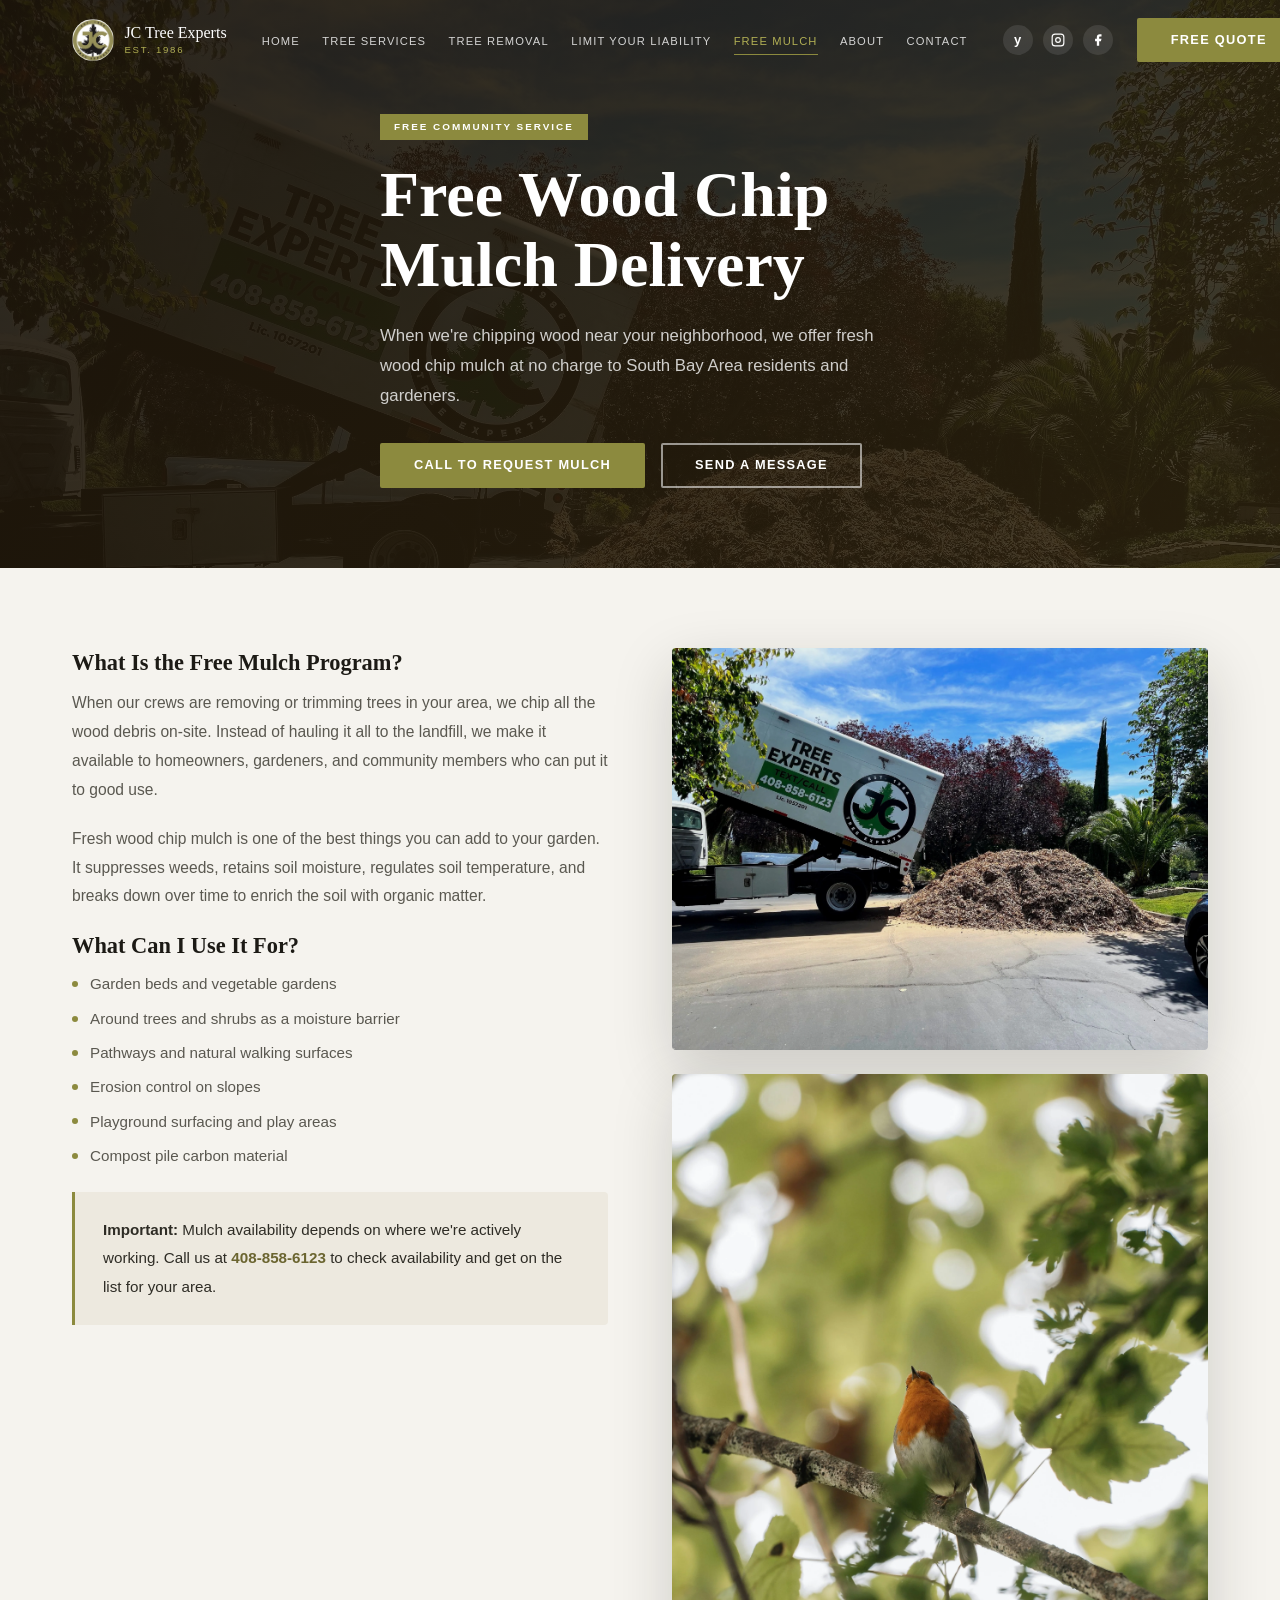
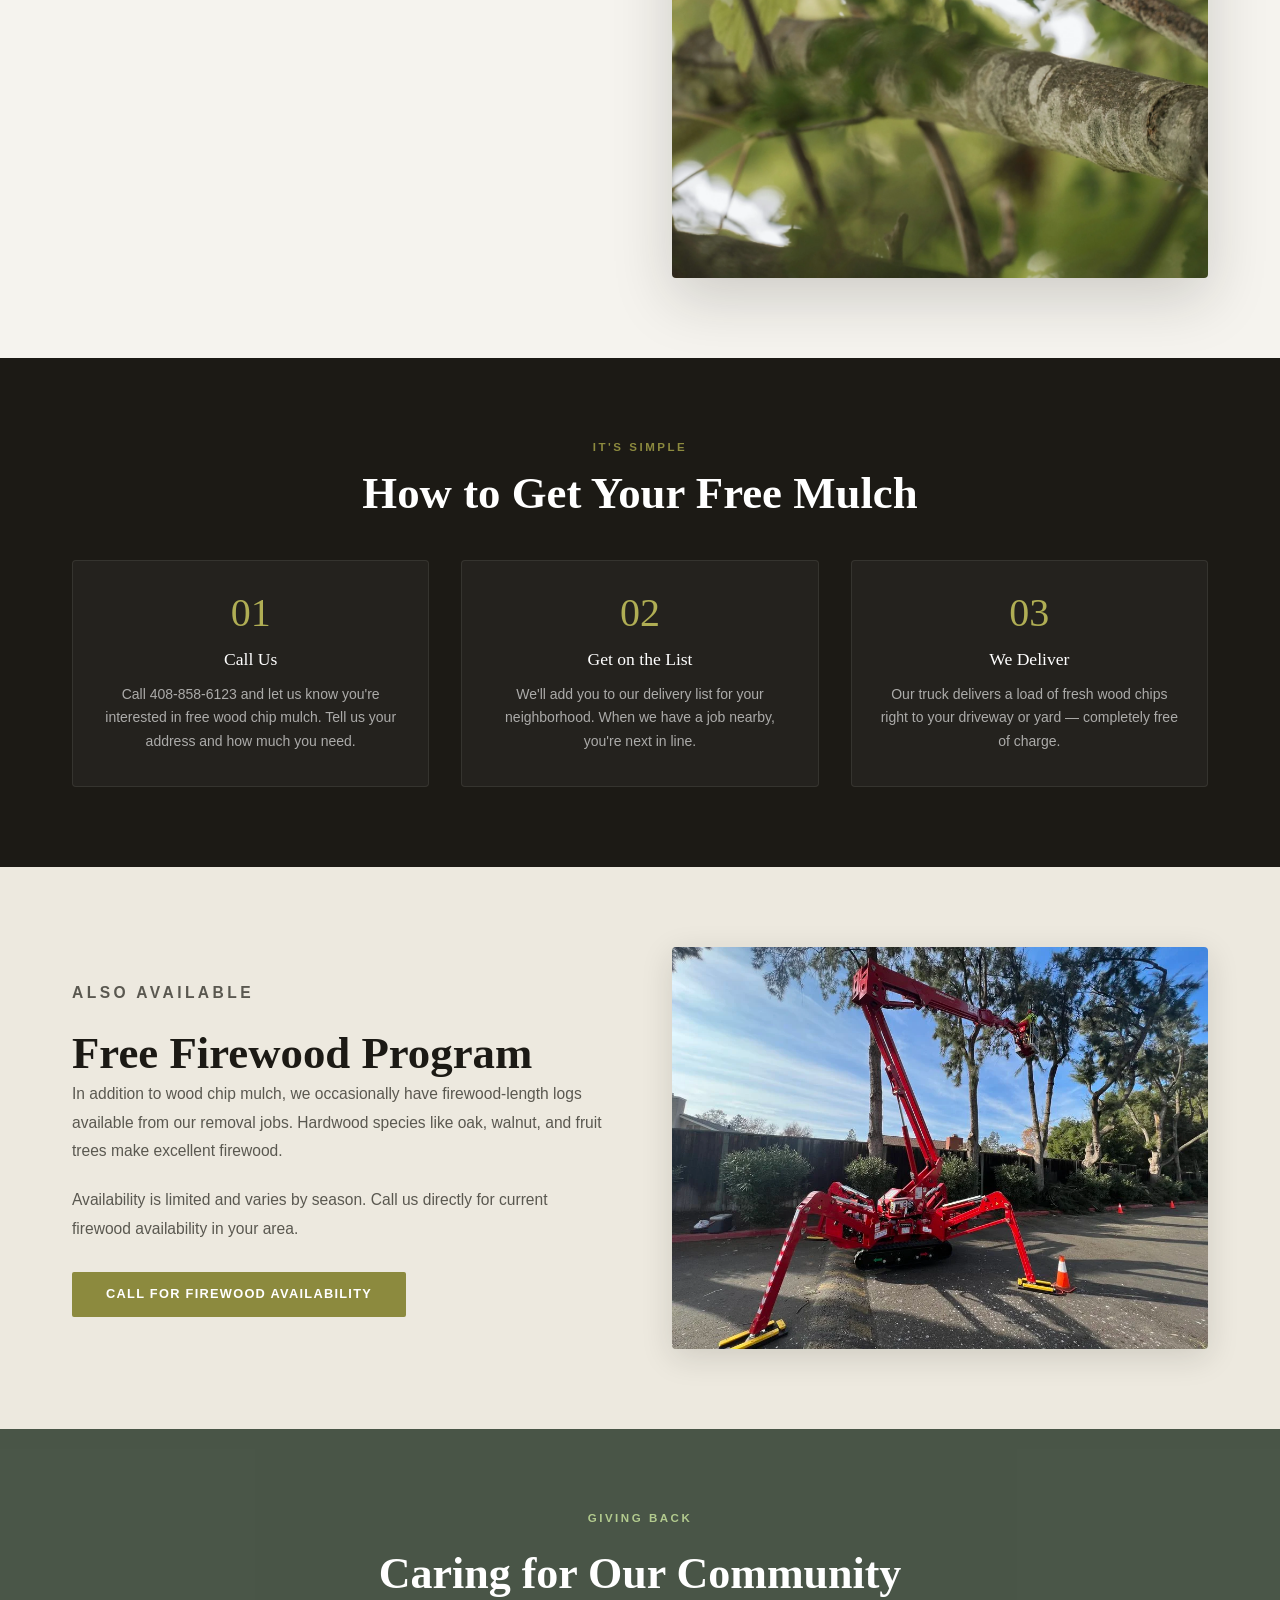
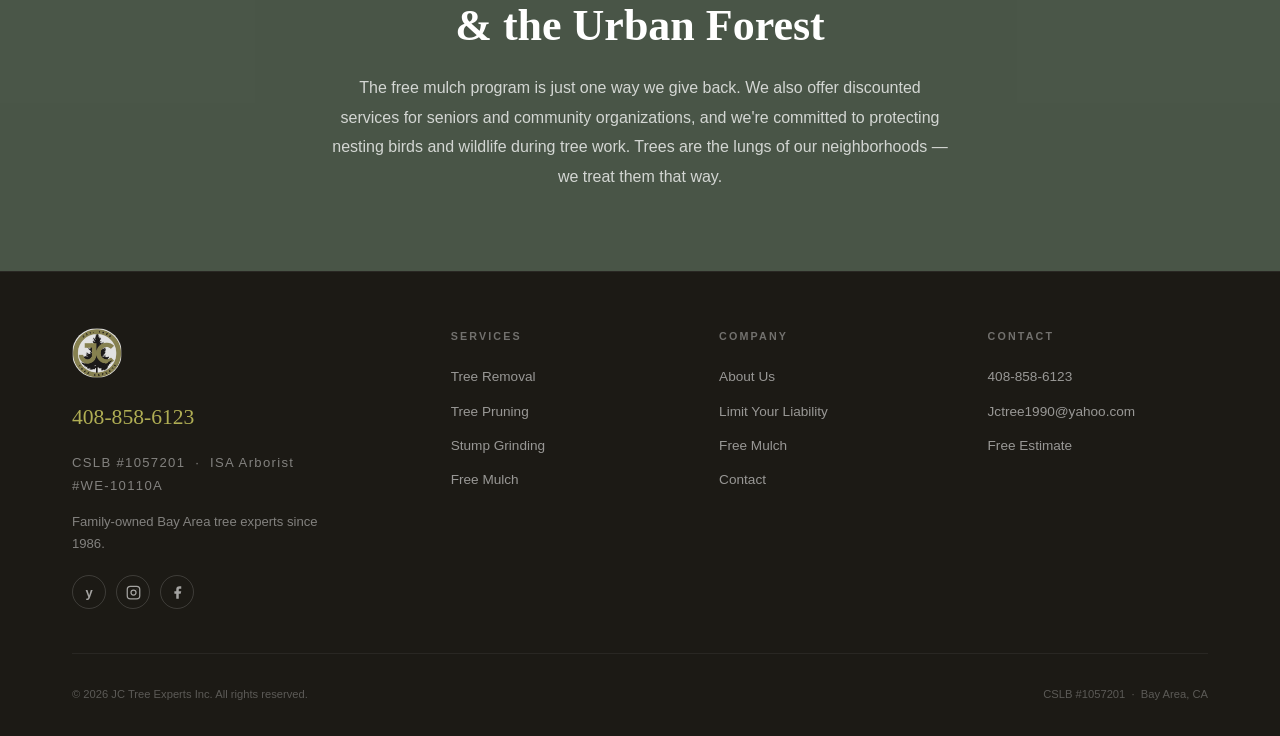
<file: free-mulch.html>
<!DOCTYPE html>
<html lang="en">
<head>
<!-- Google tag (gtag.js) -->
<script async src="https://www.googletagmanager.com/gtag/js?id=AW-649319874"></script>
<script>
  window.dataLayer = window.dataLayer || [];
  function gtag(){dataLayer.push(arguments);}
  gtag('js', new Date());
  gtag('config', 'AW-649319874');
</script>
<meta charset="UTF-8">
<meta name="viewport" content="width=device-width, initial-scale=1.0">
<script async src="https://www.googletagmanager.com/gtag/js?id=G-9QSV6HJD65"></script>
<script>window.dataLayer=window.dataLayer||[];function gtag(){dataLayer.push(arguments);}gtag('js',new Date());gtag('config','G-9QSV6HJD65');</script>
<title>Free Mulch & Wood Chip Delivery in Bay Area | JC Tree Experts</title>
<meta name="description" content="Get free wood chip mulch delivery in San Jose and the South Bay Area from JC Tree Experts. Available when we're chipping near you — great for gardens. Call 408-858-6123.">
<link rel="canonical" href="https://jctreeexperts.net/free-mulch.html">
<meta property="og:type" content="website">
<meta property="og:url" content="https://jctreeexperts.net/free-mulch.html">
<meta property="og:title" content="Free Mulch & Wood Chip Delivery in Bay Area | JC Tree Experts">
<meta property="og:description" content="Get free wood chip mulch delivered in San Jose & the South Bay. Available when we're chipping near you. Call 408-858-6123.">
<meta property="og:image" content="https://jctreeexperts.net/images/mulch.jpg">
<meta name="twitter:card" content="summary_large_image">
<meta name="twitter:title" content="Free Mulch & Wood Chip Delivery | JC Tree Experts Bay Area">
<meta name="twitter:description" content="Free wood chip mulch in San Jose & the South Bay. Call 408-858-6123.">
<meta name="twitter:image" content="https://jctreeexperts.net/images/mulch.jpg">
<link rel="stylesheet" href="styles.css">
<style>
.yelp-text{font-weight:800;font-size:13px;line-height:1;font-family:Arial,sans-serif}
.mulch-hero{position:relative;min-height:560px;display:flex;align-items:center}
.mulch-hero-bg{position:absolute;inset:0;background:url('images/mulch.jpg') center/cover;background-attachment:fixed}
.mulch-hero-ov{position:absolute;inset:0;background:linear-gradient(135deg,rgba(28,20,10,.92) 0%,rgba(44,34,14,.86) 100%)}
.mulch-hero-c{position:relative;z-index:1;max-width:660px;padding:7rem 0 5rem}
.mulch-hero-h1{font-family:var(--serif);font-size:clamp(2.2rem,5vw,4rem);color:#fff;line-height:1.1;margin-bottom:1.25rem}
.mulch-hero-sub{font-size:1.05rem;color:rgba(255,255,255,.78);line-height:1.8;margin-bottom:2rem;max-width:520px}
.mulch-hero-ctas{display:flex;gap:1rem;flex-wrap:wrap}
.mulch-tag{display:inline-block;background:var(--gold);color:#fff;font-size:.62rem;font-weight:700;letter-spacing:.2em;text-transform:uppercase;padding:.32rem .875rem;margin-bottom:1.25rem}
.mulch-info{padding:5rem 0;background:var(--cream)}
.mulch-info-grid{display:grid;grid-template-columns:1fr 1fr;gap:4rem;align-items:start}
.mulch-info-imgs{display:flex;flex-direction:column;gap:1.5rem}
.mulch-info-imgs img{width:100%;border-radius:4px;box-shadow:var(--sh-lg)}
.how-section{background:var(--dark);padding:5rem 0}
.how-section .sec-label{color:var(--gold)}
.how-section-header{text-align:center}
.how-steps{display:grid;grid-template-columns:repeat(3,1fr);gap:2rem;margin-top:2.5rem}
.how-step{text-align:center;padding:2rem 1.5rem;background:rgba(255,255,255,.04);border:1px solid rgba(255,255,255,.08);border-radius:4px}
.how-num{font-family:var(--serif);font-size:2.5rem;color:var(--gold-l);line-height:1;margin-bottom:.75rem}
.how-title{font-family:var(--serif);font-size:1.1rem;color:#fff;margin-bottom:.625rem}
.how-desc{font-size:.875rem;color:rgba(255,255,255,.62);line-height:1.7}
.firewood{padding:5rem 0;background:var(--cream2)}
.firewood-grid{display:grid;grid-template-columns:1fr 1fr;gap:4rem;align-items:center}
.firewood .prose .btn{margin-top:.5rem}
.firewood-img{width:100%;border-radius:4px;box-shadow:var(--sh-md)}
.giving-section{position:relative;min-height:420px;display:flex;align-items:center;padding:5rem 0}
.giving-bg{position:absolute;inset:0;background:url('images/giving-back.jpg') center 40%/cover;background-attachment:fixed}
.giving-ov{position:absolute;inset:0;background:rgba(8,26,8,.72)}
.giving-c{position:relative;z-index:1;max-width:620px;margin:0 auto;text-align:center}
.giving-eyebrow{font-size:.72rem;font-weight:600;letter-spacing:.22em;text-transform:uppercase;color:rgba(190,215,150,.9);margin-bottom:1.25rem}
.giving-h2{font-family:var(--serif);font-size:clamp(1.75rem,3.5vw,2.75rem);color:#fff;line-height:1.2;margin-bottom:1.25rem}
.giving-body{font-size:1rem;color:rgba(255,255,255,.76);line-height:1.85}
@media(max-width:900px){.mulch-info-grid{grid-template-columns:1fr}.firewood-grid{grid-template-columns:1fr}.how-steps{grid-template-columns:1fr}.mulch-hero-bg{background-attachment:scroll}.giving-bg{background-attachment:scroll}}
</style>
</head>
<body>

<nav id="nav">
  <div class="wrap">
    <div class="nav-inner">
      <a href="index.html" class="nav-logo">
        <img src="images/logo.png" alt="JC Tree Experts">
        <div><div class="nav-logo-name">JC Tree Experts</div><span class="nav-logo-est">Est. 1986</span></div>
      </a>
      <ul class="nav-links">
        <li><a href="index.html">Home</a></li>
        <li><a href="tree-services.html">Tree Services</a></li>
        <li><a href="tree-removal.html">Tree Removal</a></li>
        <li><a href="limit-liability.html">Limit Your Liability</a></li>
        <li><a href="free-mulch.html">Free Mulch</a></li>
        <li><a href="about.html">About</a></li>
        <li><a href="contact.html">Contact</a></li>
      </ul>
      <div class="nav-socials">
        <a href="https://www.yelp.com/biz/jc-tree-experts-san-jose" target="_blank" class="nav-social"><span class="yelp-text">y</span></a>
        <a href="https://www.instagram.com/jctreeexperts" target="_blank" class="nav-social"><svg viewBox="0 0 24 24" fill="none" stroke="currentColor" stroke-width="2"><rect x="2" y="2" width="20" height="20" rx="5"/><circle cx="12" cy="12" r="4"/><circle cx="17.5" cy="6.5" r=".5" fill="currentColor" stroke="none"/></svg></a>
        <a href="https://www.facebook.com/jctreeexperts" target="_blank" class="nav-social"><svg viewBox="0 0 24 24" fill="currentColor"><path d="M18 2h-3a5 5 0 00-5 5v3H7v4h3v8h4v-8h3l1-4h-4V7a1 1 0 011-1h3z"/></svg></a>
      </div>
      <div class="nav-cta"><a href="contact.html" class="btn btn-gold">Free Quote</a></div>
      <button class="hbg" id="hbg" aria-label="Open menu"><span></span><span></span><span></span></button>
    </div>
  </div>
</nav>

<div class="mob-menu" id="mobMenu">
  <a href="index.html" class="mob-link">Home</a>
  <a href="tree-services.html" class="mob-link">Tree Services</a>
  <a href="arborist.html" class="mob-link">Arborist</a>
  <a href="tree-removal.html" class="mob-link">Tree Removal</a>
  <a href="limit-liability.html" class="mob-link">Limit Your Liability</a>
  <a href="free-mulch.html" class="mob-link">Free Mulch</a>
  <a href="about.html" class="mob-link">About</a>
  <a href="contact.html" class="mob-link">Contact</a>
  <a href="contact.html" class="btn btn-gold mob-link">Get a Free Quote</a>
  <div class="mob-socials">
    <a href="https://www.yelp.com/biz/jc-tree-experts-san-jose" target="_blank" class="mob-social"><span class="yelp-text">y</span></a>
    <a href="https://www.instagram.com/jctreeexperts" target="_blank" class="mob-social"><svg viewBox="0 0 24 24" fill="none" stroke="currentColor" stroke-width="2"><rect x="2" y="2" width="20" height="20" rx="5"/><circle cx="12" cy="12" r="4"/></svg></a>
    <a href="https://www.facebook.com/jctreeexperts" target="_blank" class="mob-social"><svg viewBox="0 0 24 24" fill="currentColor"><path d="M18 2h-3a5 5 0 00-5 5v3H7v4h3v8h4v-8h3l1-4h-4V7a1 1 0 011-1h3z"/></svg></a>
  </div>
</div>

<section class="mulch-hero">
  <div class="mulch-hero-bg"></div>
  <div class="mulch-hero-ov"></div>
  <div class="wrap">
    <div class="mulch-hero-c">
      <div class="mulch-tag fu">Free Community Service</div>
      <h1 class="mulch-hero-h1 fu d1">Free Wood Chip<br>Mulch Delivery</h1>
      <p class="mulch-hero-sub fu d2">When we're chipping wood near your neighborhood, we offer fresh wood chip mulch at no charge to South Bay Area residents and gardeners.</p>
      <div class="mulch-hero-ctas fu d3">
        <a href="tel:4088586123" class="btn btn-gold">Call to Request Mulch</a>
        <a href="contact.html" class="btn btn-outline">Send a Message</a>
      </div>
    </div>
  </div>
</section>

<section class="mulch-info">
  <div class="wrap">
    <div class="mulch-info-grid">
      <div class="prose fu">
        <h3>What Is the Free Mulch Program?</h3>
        <p>When our crews are removing or trimming trees in your area, we chip all the wood debris on-site. Instead of hauling it all to the landfill, we make it available to homeowners, gardeners, and community members who can put it to good use.</p>
        <p>Fresh wood chip mulch is one of the best things you can add to your garden. It suppresses weeds, retains soil moisture, regulates soil temperature, and breaks down over time to enrich the soil with organic matter.</p>
        <h3>What Can I Use It For?</h3>
        <ul>
          <li>Garden beds and vegetable gardens</li>
          <li>Around trees and shrubs as a moisture barrier</li>
          <li>Pathways and natural walking surfaces</li>
          <li>Erosion control on slopes</li>
          <li>Playground surfacing and play areas</li>
          <li>Compost pile carbon material</li>
        </ul>
        <div class="callout">
          <p><strong>Important:</strong> Mulch availability depends on where we're actively working. Call us at <a href="tel:4088586123" style="color:var(--gold-d);font-weight:600">408-858-6123</a> to check availability and get on the list for your area.</p>
        </div>
      </div>
      <div class="mulch-info-imgs fu d2">
        <img src="images/mulch.jpg" alt="Free mulch delivery">
        <img src="images/bird.jpg" alt="Bird in tree">
      </div>
    </div>
  </div>
</section>

<section class="how-section">
  <div class="wrap">
    <div class="how-section-header fu">
      <p class="sec-label">It's Simple</p>
      <h2 class="sec-h2-light">How to Get Your Free Mulch</h2>
    </div>
    <div class="how-steps">
      <div class="how-step fu">
        <div class="how-num">01</div>
        <div class="how-title">Call Us</div>
        <p class="how-desc">Call 408-858-6123 and let us know you're interested in free wood chip mulch. Tell us your address and how much you need.</p>
      </div>
      <div class="how-step fu d1">
        <div class="how-num">02</div>
        <div class="how-title">Get on the List</div>
        <p class="how-desc">We'll add you to our delivery list for your neighborhood. When we have a job nearby, you're next in line.</p>
      </div>
      <div class="how-step fu d2">
        <div class="how-num">03</div>
        <div class="how-title">We Deliver</div>
        <p class="how-desc">Our truck delivers a load of fresh wood chips right to your driveway or yard — completely free of charge.</p>
      </div>
    </div>
  </div>
</section>

<section class="firewood">
  <div class="wrap">
    <div class="firewood-grid">
      <div class="prose fu">
        <p class="sec-label">Also Available</p>
        <h2 class="sec-h2">Free Firewood Program</h2>
        <p>In addition to wood chip mulch, we occasionally have firewood-length logs available from our removal jobs. Hardwood species like oak, walnut, and fruit trees make excellent firewood.</p>
        <p>Availability is limited and varies by season. Call us directly for current firewood availability in your area.</p>
        <a href="tel:4088586123" class="btn btn-gold">Call for Firewood Availability</a>
      </div>
      <div class="fu d2">
        <img src="images/tree-care.jpg" alt="Tree care" class="firewood-img">
      </div>
    </div>
  </div>
</section>

<section class="giving-section">
  <div class="giving-bg"></div>
  <div class="giving-ov"></div>
  <div class="wrap">
    <div class="giving-c fu">
      <p class="giving-eyebrow">Giving Back</p>
      <h2 class="giving-h2">Caring for Our Community<br>&amp; the Urban Forest</h2>
      <p class="giving-body">The free mulch program is just one way we give back. We also offer discounted services for seniors and community organizations, and we're committed to protecting nesting birds and wildlife during tree work. Trees are the lungs of our neighborhoods — we treat them that way.</p>
    </div>
  </div>
</section>

<footer>
  <div class="wrap">
    <div class="ft-grid">
      <div class="ft-brand">
        <img src="images/logo.png" alt="JC Tree Experts">
        <a href="tel:4088586123" class="ft-phone">408-858-6123</a>
        <p class="ft-lic">CSLB #1057201 &nbsp;·&nbsp; ISA Arborist #WE-10110A</p>
        <p>Family-owned Bay Area tree experts since 1986.</p>
        <div class="ft-socials">
          <a href="https://www.yelp.com/biz/jc-tree-experts-san-jose" target="_blank" class="ft-social"><span class="yelp-text">y</span></a>
          <a href="https://www.instagram.com/jctreeexperts" target="_blank" class="ft-social"><svg viewBox="0 0 24 24" fill="none" stroke="currentColor" stroke-width="2"><rect x="2" y="2" width="20" height="20" rx="5"/><circle cx="12" cy="12" r="4"/><circle cx="17.5" cy="6.5" r=".5" fill="currentColor" stroke="none"/></svg></a>
          <a href="https://www.facebook.com/jctreeexperts" target="_blank" class="ft-social"><svg viewBox="0 0 24 24" fill="currentColor"><path d="M18 2h-3a5 5 0 00-5 5v3H7v4h3v8h4v-8h3l1-4h-4V7a1 1 0 011-1h3z"/></svg></a>
        </div>
      </div>
      <div class="ft-col"><h4>Services</h4><ul class="ft-links"><li><a href="tree-removal.html">Tree Removal</a></li><li><a href="tree-services.html">Tree Pruning</a></li><li><a href="tree-services.html">Stump Grinding</a></li><li><a href="free-mulch.html">Free Mulch</a></li></ul></div>
      <div class="ft-col"><h4>Company</h4><ul class="ft-links"><li><a href="about.html">About Us</a></li><li><a href="limit-liability.html">Limit Your Liability</a></li><li><a href="free-mulch.html">Free Mulch</a></li><li><a href="contact.html">Contact</a></li></ul></div>
      <div class="ft-col"><h4>Contact</h4><ul class="ft-links"><li><a href="tel:4088586123">408-858-6123</a></li><li><a href="mailto:Jctree1990@yahoo.com">Jctree1990@yahoo.com</a></li><li><a href="contact.html">Free Estimate</a></li></ul></div>
    </div>
    <div class="ft-bottom">
      <p>© 2026 JC Tree Experts Inc. All rights reserved.</p>
      <p>CSLB #1057201 &nbsp;·&nbsp; Bay Area, CA</p>
    </div>
  </div>
</footer>
<script src="scripts.js"></script>
</body>
</html>
</file>
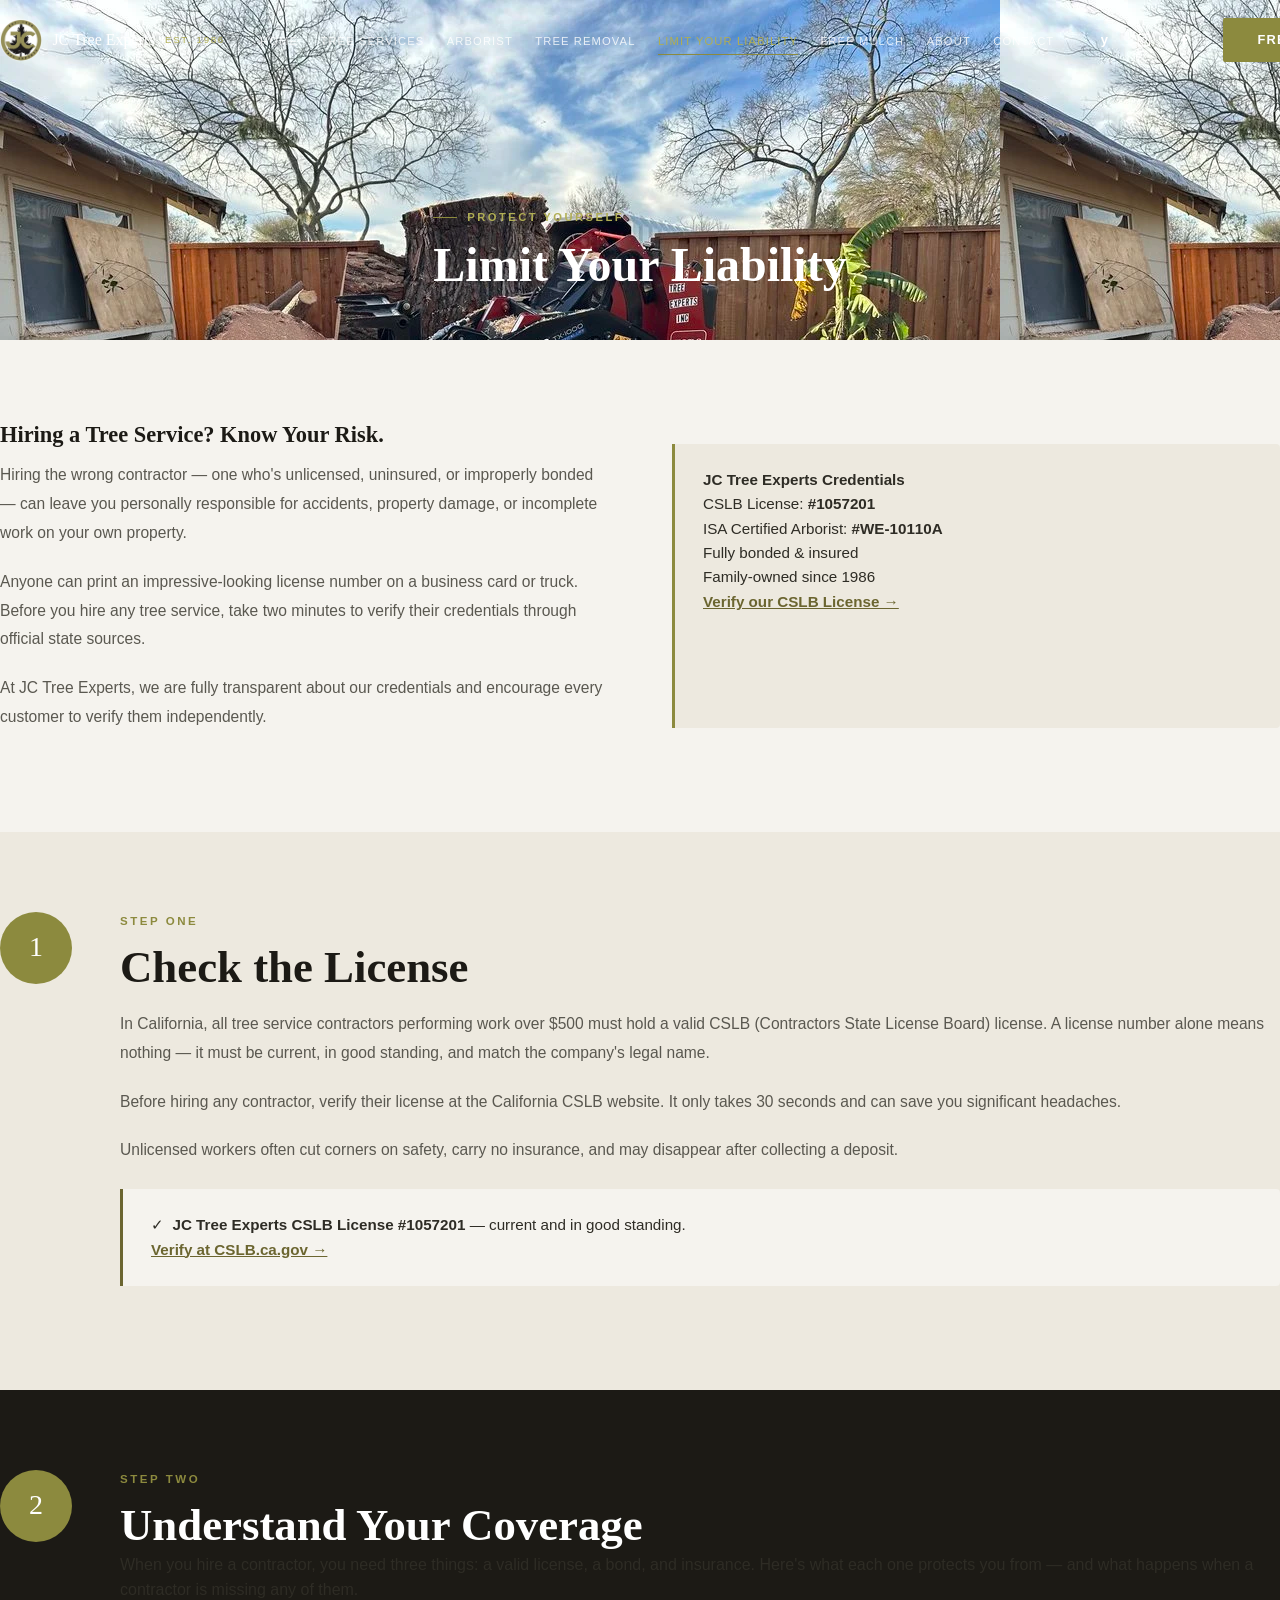
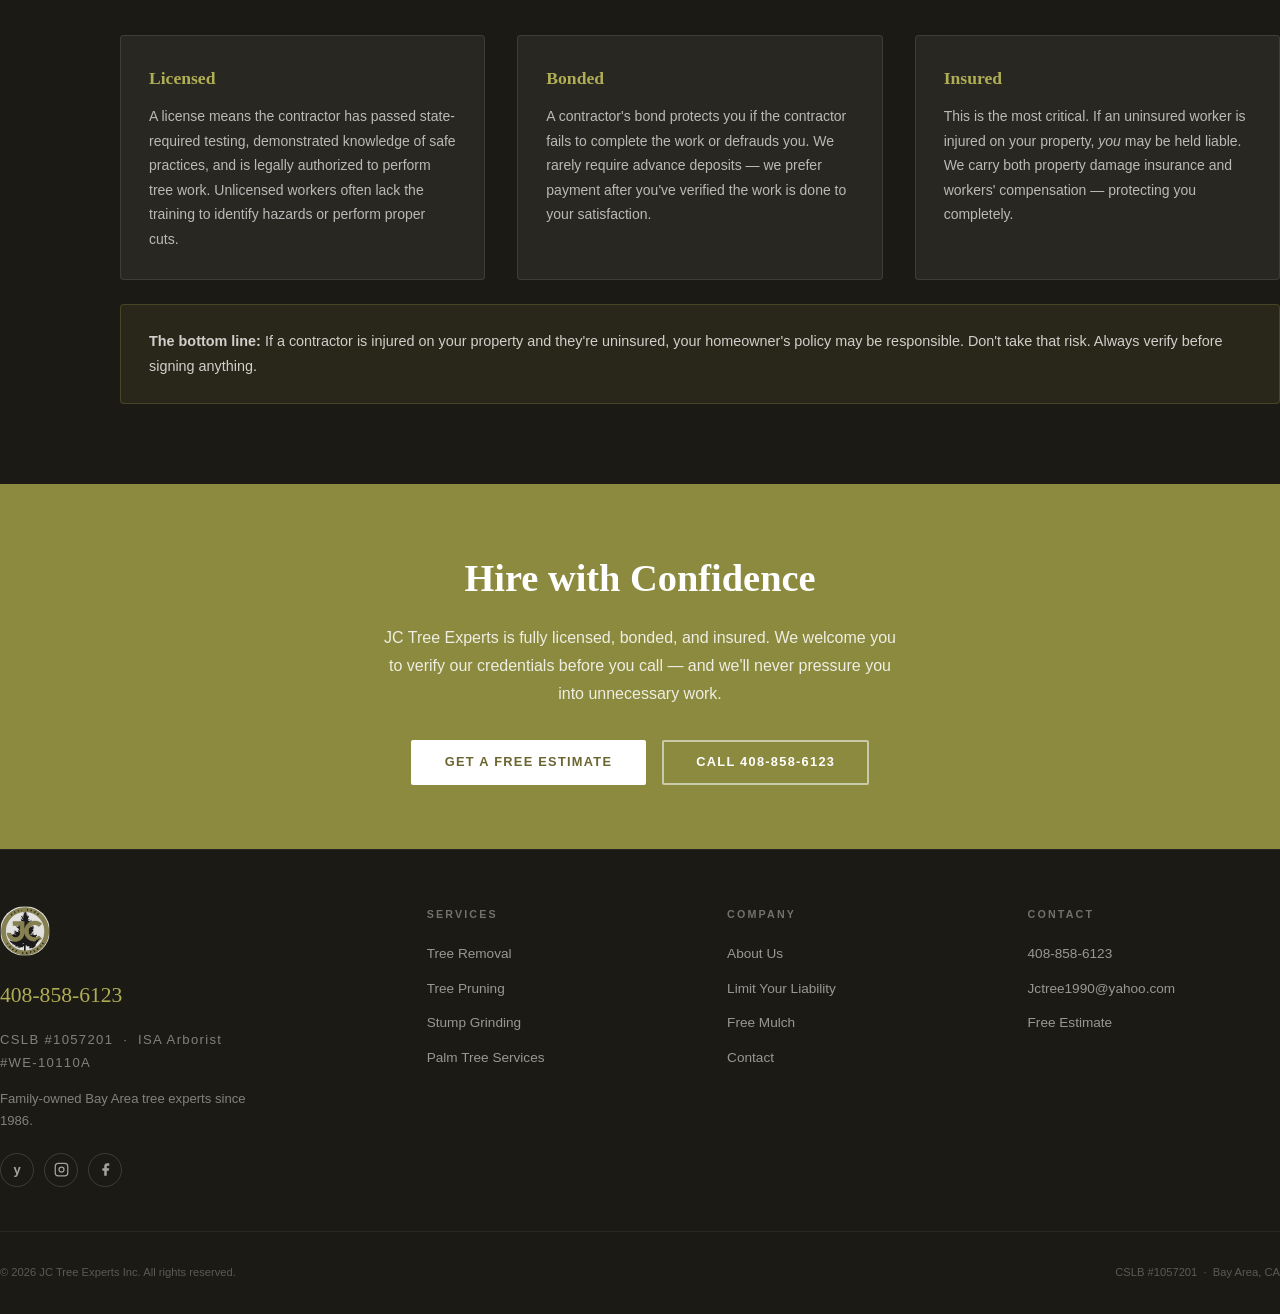
<file: limit-liability.html>
<!DOCTYPE html>
<html lang="en">
<head>
<meta charset="UTF-8">
<meta name="viewport" content="width=device-width, initial-scale=1.0">
<script async src="https://www.googletagmanager.com/gtag/js?id=AW-649319874"></script>
<script async src="https://www.googletagmanager.com/gtag/js?id=G-9QSV6HJD65"></script>
<script>
window.dataLayer=window.dataLayer||[];
function gtag(){dataLayer.push(arguments);}
gtag('js',new Date());
gtag('config','AW-649319874');
gtag('config','G-9QSV6HJD65');
</script>
<title>Limit Your Liability When Hiring a Tree Service | JC Tree Experts</title>
<meta name="description" content="Protect yourself from liability when hiring a tree service. Learn how to verify contractor licenses, bonds, and insurance before work begins. JC Tree Experts — CSLB #1057201.">
<link rel="canonical" href="https://jctreeexperts.net/limit-liability.html">
<meta property="og:type" content="website">
<meta property="og:url" content="https://jctreeexperts.net/limit-liability.html">
<meta property="og:title" content="Limit Your Liability When Hiring a Tree Service | JC Tree Experts">
<meta property="og:description" content="Protect yourself from liability when hiring a tree contractor. Learn to verify licenses, bonds, and insurance. CSLB #1057201.">
<meta property="og:image" content="https://jctreeexperts.net/images/tree-care.jpg">
<meta name="twitter:card" content="summary_large_image">
<meta name="twitter:title" content="Limit Your Liability When Hiring a Tree Service">
<meta name="twitter:description" content="How to verify tree service licenses, bonds & insurance before you hire.">
<meta name="twitter:image" content="https://jctreeexperts.net/images/tree-care.jpg">
<link rel="stylesheet" href="styles.css">
<style>
.yelp-text{font-weight:800;font-size:13px;line-height:1;font-family:Arial,sans-serif}
.liability-intro{padding:5rem 0;background:var(--cream)}
.liability-grid{display:grid;grid-template-columns:1fr 1fr;gap:4rem}
.step-section{padding:5rem 0;background:var(--cream2)}
.step-section:nth-child(even){background:var(--dark)}
.step-section:nth-child(even) .sec-label{color:var(--gold)}
.step-wrap{display:grid;grid-template-columns:80px 1fr;gap:2.5rem;align-items:start}
.step-wrap .prose{margin-top:1rem}
.step-badge{width:72px;height:72px;border-radius:50%;background:var(--gold);display:flex;align-items:center;justify-content:center;flex-shrink:0;font-family:var(--serif);font-size:1.75rem;color:#fff}
.step-badge span{display:contents}
.lic-box{background:rgba(140,138,62,.12);border:1px solid rgba(140,138,62,.3);border-radius:4px;padding:1.5rem 1.75rem;margin-top:1.5rem}
.lic-box p{font-size:.9rem;color:rgba(255,255,255,.78);line-height:1.75;margin-bottom:.75rem}
.lic-box p:last-child{margin-bottom:0}
.lic-box-light{background:var(--cream);border-color:var(--gold-d)}
.lic-box-light p{color:var(--text)}
.lic-link{color:var(--gold-d);font-weight:600;text-decoration:underline}
.three-col{display:grid;grid-template-columns:repeat(3,1fr);gap:2rem;margin-top:2rem}
.col-card{background:rgba(255,255,255,.06);border:1px solid rgba(255,255,255,.1);border-radius:4px;padding:1.75rem}
.col-card h4{font-family:var(--serif);font-size:1.1rem;color:var(--gold-l);margin-bottom:.75rem}
.col-card p{font-size:.875rem;color:rgba(255,255,255,.68);line-height:1.75}
.verify-cta{background:var(--gold);padding:4rem 0;text-align:center}
.verify-cta h2{font-family:var(--serif);font-size:clamp(1.75rem,3vw,2.5rem);color:#fff;margin-bottom:.875rem}
.verify-cta p{color:rgba(255,255,255,.85);max-width:520px;margin:0 auto 2rem;line-height:1.75}
.verify-cta-btns{display:flex;gap:1rem;justify-content:center;flex-wrap:wrap}
.verify-cta-btn-light{background:#fff;color:var(--gold-d);border-color:#fff}
@media(max-width:768px){.liability-grid{grid-template-columns:1fr}.three-col{grid-template-columns:1fr}.step-wrap{grid-template-columns:1fr;gap:1.25rem}}
</style>
</head>
<body>

<nav id="nav">
  <div class="nav-inner">
    <a href="index.html" class="nav-logo">
      <img src="images/logo.png" alt="JC Tree Experts">
      <div class="nav-logo-name">JC Tree Experts</div>
      <span class="nav-logo-est">Est. 1986</span>
    </a>
    <ul class="nav-links">
      <li><a href="index.html">Home</a></li>
      <li><a href="tree-services.html">Tree Services</a></li>
      <li><a href="arborist.html">Arborist</a></li>
      <li><a href="tree-removal.html">Tree Removal</a></li>
      <li><a href="limit-liability.html">Limit Your Liability</a></li>
      <li><a href="free-mulch.html">Free Mulch</a></li>
      <li><a href="about.html">About</a></li>
      <li><a href="contact.html">Contact</a></li>
    </ul>
    <div class="nav-socials">
      <a href="https://www.yelp.com/biz/jc-tree-experts-san-jose" target="_blank" class="nav-social"><span class="yelp-text">y</span></a>
      <a href="https://www.instagram.com/jctreeexperts" target="_blank" class="nav-social"><svg viewBox="0 0 24 24" fill="none" stroke="currentColor" stroke-width="2"><rect x="2" y="2" width="20" height="20" rx="5"/><circle cx="12" cy="12" r="4"/><circle cx="17.5" cy="6.5" r=".5" fill="currentColor" stroke="none"/></svg></a>
      <a href="https://www.facebook.com/jctreeexperts" target="_blank" class="nav-social"><svg viewBox="0 0 24 24" fill="currentColor"><path d="M18 2h-3a5 5 0 00-5 5v3H7v4h3v8h4v-8h3l1-4h-4V7a1 1 0 011-1h3z"/></svg></a>
    </div>
    <a href="contact.html" class="btn btn-gold nav-cta">Free Quote</a>
    <button class="hbg" id="hbg" aria-label="Open menu"><span></span><span></span><span></span></button>
  </div>
</nav>

<div class="mob-menu" id="mobMenu">
  <a href="index.html" class="mob-link">Home</a>
  <a href="tree-services.html" class="mob-link">Tree Services</a>
  <a href="arborist.html" class="mob-link">Arborist</a>
  <a href="tree-removal.html" class="mob-link">Tree Removal</a>
  <a href="limit-liability.html" class="mob-link">Limit Your Liability</a>
  <a href="free-mulch.html" class="mob-link">Free Mulch</a>
  <a href="about.html" class="mob-link">About</a>
  <a href="contact.html" class="mob-link">Contact</a>
  <a href="contact.html" class="btn btn-gold mob-link">Get a Free Quote</a>
  <div class="mob-socials">
    <a href="https://www.yelp.com/biz/jc-tree-experts-san-jose" target="_blank" class="mob-social"><span class="yelp-text">y</span></a>
    <a href="https://www.instagram.com/jctreeexperts" target="_blank" class="mob-social"><svg viewBox="0 0 24 24" fill="none" stroke="currentColor" stroke-width="2"><rect x="2" y="2" width="20" height="20" rx="5"/><circle cx="12" cy="12" r="4"/></svg></a>
    <a href="https://www.facebook.com/jctreeexperts" target="_blank" class="mob-social"><svg viewBox="0 0 24 24" fill="currentColor"><path d="M18 2h-3a5 5 0 00-5 5v3H7v4h3v8h4v-8h3l1-4h-4V7a1 1 0 011-1h3z"/></svg></a>
  </div>
</div>

<div class="page-hero" style="background-image:url('images/hazard-removal.jpg')">
  <div class="wrap page-hero-c">
    <div class="page-hero-label">Protect Yourself</div>
    <h1>Limit Your Liability</h1>
  </div>
</div>

<section class="liability-intro">
  <div class="liability-grid">
    <div class="prose">
      <h3>Hiring a Tree Service? Know Your Risk.</h3>
      <p>Hiring the wrong contractor — one who's unlicensed, uninsured, or improperly bonded — can leave you personally responsible for accidents, property damage, or incomplete work on your own property.</p>
      <p>Anyone can print an impressive-looking license number on a business card or truck. Before you hire any tree service, take two minutes to verify their credentials through official state sources.</p>
      <p>At JC Tree Experts, we are fully transparent about our credentials and encourage every customer to verify them independently.</p>
    </div>
    <div class="callout">
      <p><strong>JC Tree Experts Credentials</strong></p>
      <p>CSLB License: <strong>#1057201</strong><br>ISA Certified Arborist: <strong>#WE-10110A</strong><br>Fully bonded &amp; insured<br>Family-owned since 1986</p>
      <p><a href="https://www.cslb.ca.gov/onlineservices/checklicenseII/checklicense.aspx" target="_blank" class="lic-link">Verify our CSLB License →</a></p>
    </div>
  </div>
</section>

<section class="step-section">
  <div class="step-wrap">
    <div class="step-badge">1</div>
    <div>
      <p class="sec-label">Step One</p>
      <h2 class="sec-h2">Check the License</h2>
      <div class="prose">
        <p>In California, all tree service contractors performing work over $500 must hold a valid CSLB (Contractors State License Board) license. A license number alone means nothing — it must be current, in good standing, and match the company's legal name.</p>
        <p>Before hiring any contractor, verify their license at the California CSLB website. It only takes 30 seconds and can save you significant headaches.</p>
        <p>Unlicensed workers often cut corners on safety, carry no insurance, and may disappear after collecting a deposit.</p>
      </div>
      <div class="callout lic-box-light" style="margin-top:1.5rem">
        <p>✓ &nbsp;<strong>JC Tree Experts CSLB License #1057201</strong> — current and in good standing.</p>
        <p><a href="https://www.cslb.ca.gov/onlineservices/checklicenseII/checklicense.aspx" target="_blank" class="lic-link">Verify at CSLB.ca.gov →</a></p>
      </div>
    </div>
  </div>
</section>

<section class="step-section">
  <div class="step-wrap">
    <div class="step-badge"><span>2</span></div>
      <div>
        <p class="sec-label">Step Two</p>
        <h2 class="sec-h2-light">Understand Your Coverage</h2>
        <p class="step-intro">When you hire a contractor, you need three things: a valid license, a bond, and insurance. Here's what each one protects you from — and what happens when a contractor is missing any of them.</p>
        <div class="three-col">
          <div class="col-card">
            <h4>Licensed</h4>
            <p>A license means the contractor has passed state-required testing, demonstrated knowledge of safe practices, and is legally authorized to perform tree work. Unlicensed workers often lack the training to identify hazards or perform proper cuts.</p>
          </div>
          <div class="col-card d1">
            <h4>Bonded</h4>
            <p>A contractor's bond protects you if the contractor fails to complete the work or defrauds you. We rarely require advance deposits — we prefer payment after you've verified the work is done to your satisfaction.</p>
          </div>
          <div class="col-card d2">
            <h4>Insured</h4>
            <p>This is the most critical. If an uninsured worker is injured on your property, <em>you</em> may be held liable. We carry both property damage insurance and workers' compensation — protecting you completely.</p>
          </div>
        </div>
        <div class="lic-box lic-box-summary">
          <p><strong>The bottom line:</strong> If a contractor is injured on your property and they're uninsured, your homeowner's policy may be responsible. Don't take that risk. Always verify before signing anything.</p>
        </div>
      </div>
    </div>
</section>

<div class="verify-cta">
  <h2>Hire with Confidence</h2>
  <p>JC Tree Experts is fully licensed, bonded, and insured. We welcome you to verify our credentials before you call — and we'll never pressure you into unnecessary work.</p>
  <div class="verify-cta-btns">
    <a href="contact.html" class="btn verify-cta-btn-light">Get a Free Estimate</a>
    <a href="tel:4088586123" class="btn btn-outline">Call 408-858-6123</a>
  </div>
</div>

<footer>
  <div class="ft-grid">
      <div class="ft-brand">
        <img src="images/logo.png" alt="JC Tree Experts">
        <a href="tel:4088586123" class="ft-phone">408-858-6123</a>
        <p class="ft-lic">CSLB #1057201 &nbsp;·&nbsp; ISA Arborist #WE-10110A</p>
        <p>Family-owned Bay Area tree experts since 1986.</p>
        <div class="ft-socials">
          <a href="https://www.yelp.com/biz/jc-tree-experts-san-jose" target="_blank" class="ft-social"><span class="yelp-text">y</span></a>
          <a href="https://www.instagram.com/jctreeexperts" target="_blank" class="ft-social"><svg viewBox="0 0 24 24" fill="none" stroke="currentColor" stroke-width="2"><rect x="2" y="2" width="20" height="20" rx="5"/><circle cx="12" cy="12" r="4"/><circle cx="17.5" cy="6.5" r=".5" fill="currentColor" stroke="none"/></svg></a>
          <a href="https://www.facebook.com/jctreeexperts" target="_blank" class="ft-social"><svg viewBox="0 0 24 24" fill="currentColor"><path d="M18 2h-3a5 5 0 00-5 5v3H7v4h3v8h4v-8h3l1-4h-4V7a1 1 0 011-1h3z"/></svg></a>
        </div>
      </div>
      <div class="ft-col">
        <h4>Services</h4>
        <ul class="ft-links">
          <li><a href="tree-removal.html">Tree Removal</a></li>
          <li><a href="tree-services.html">Tree Pruning</a></li>
          <li><a href="tree-services.html">Stump Grinding</a></li>
          <li><a href="tree-services.html">Palm Tree Services</a></li>
        </ul>
      </div>
      <div class="ft-col">
        <h4>Company</h4>
        <ul class="ft-links">
          <li><a href="about.html">About Us</a></li>
          <li><a href="limit-liability.html">Limit Your Liability</a></li>
          <li><a href="free-mulch.html">Free Mulch</a></li>
          <li><a href="contact.html">Contact</a></li>
        </ul>
      </div>
      <div class="ft-col">
        <h4>Contact</h4>
        <ul class="ft-links">
          <li><a href="tel:4088586123">408-858-6123</a></li>
          <li><a href="mailto:Jctree1990@yahoo.com">Jctree1990@yahoo.com</a></li>
          <li><a href="contact.html">Free Estimate</a></li>
        </ul>
      </div>
    </div>
    <div class="ft-bottom">
      <p>© 2026 JC Tree Experts Inc. All rights reserved.</p>
      <p>CSLB #1057201 &nbsp;·&nbsp; Bay Area, CA</p>
    </div>
  </div>
</footer>
<script src="scripts.js"></script>
</body>
</html>
</file>
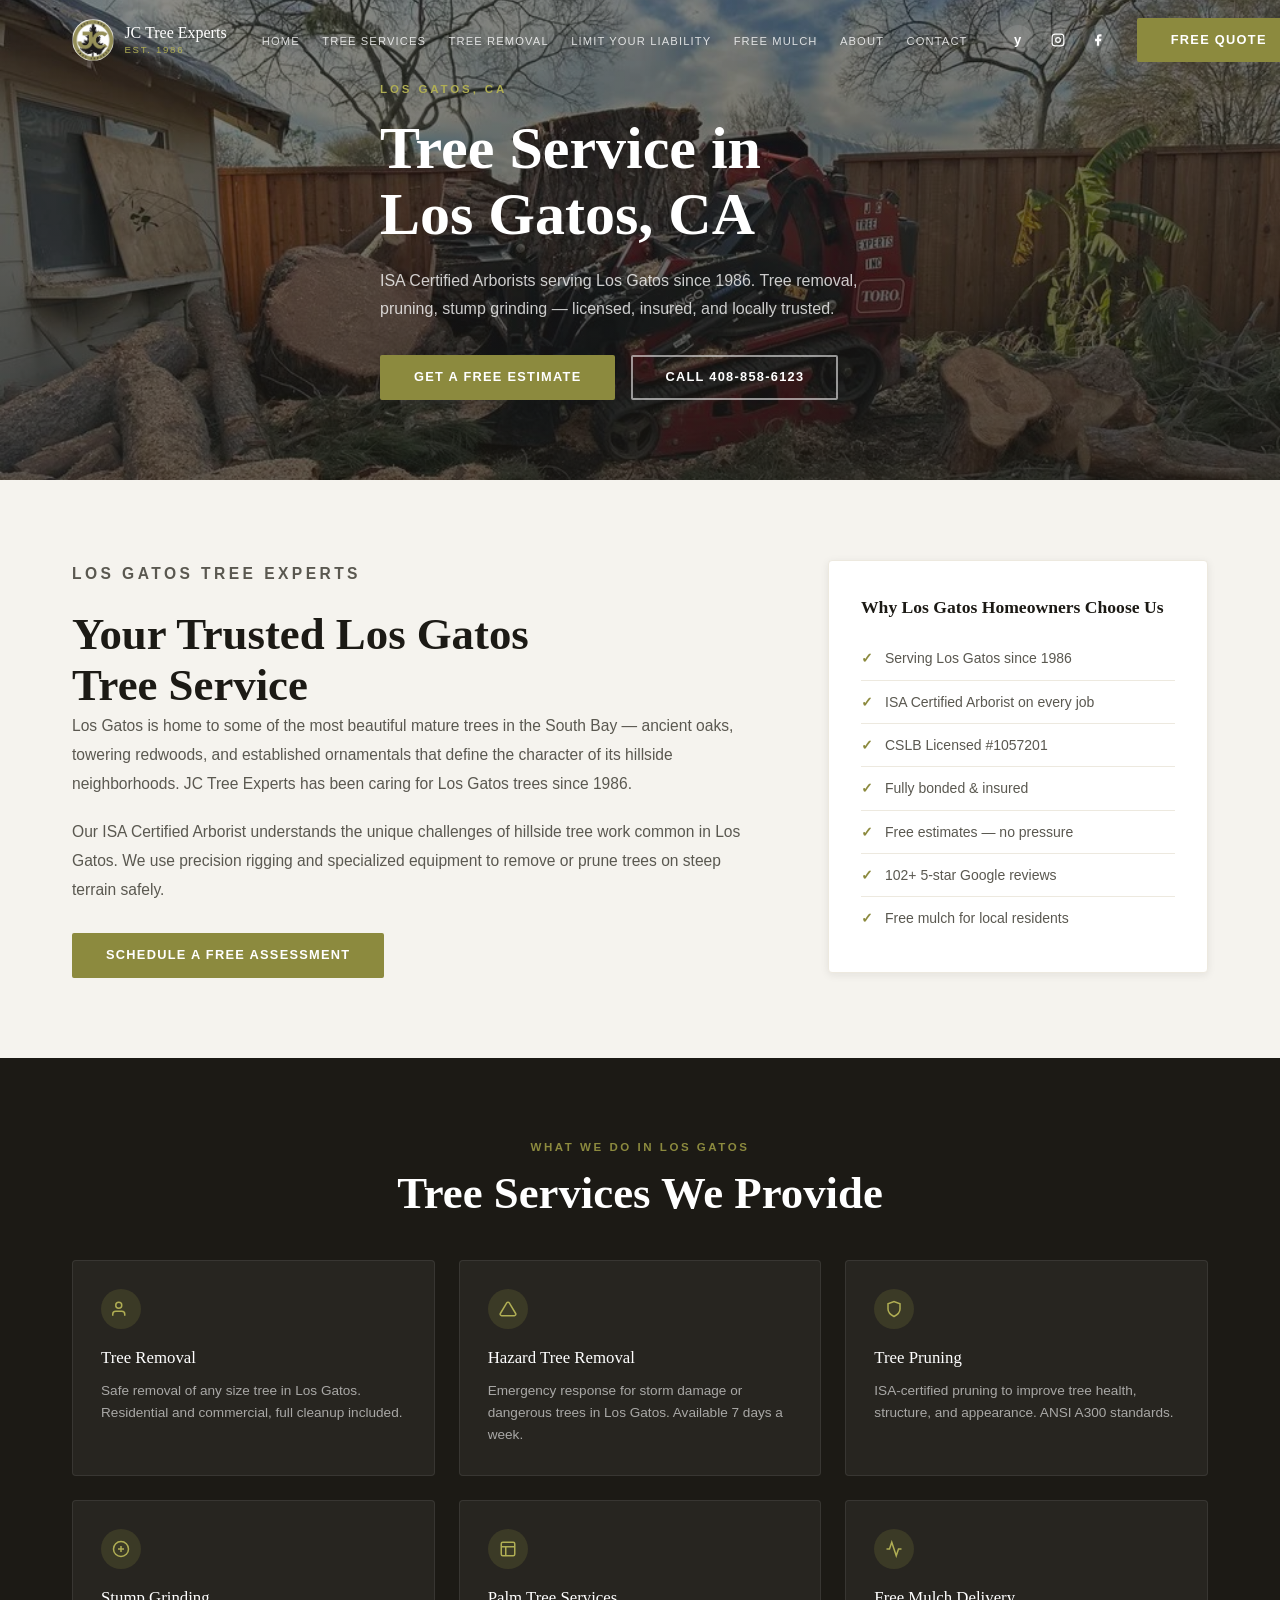
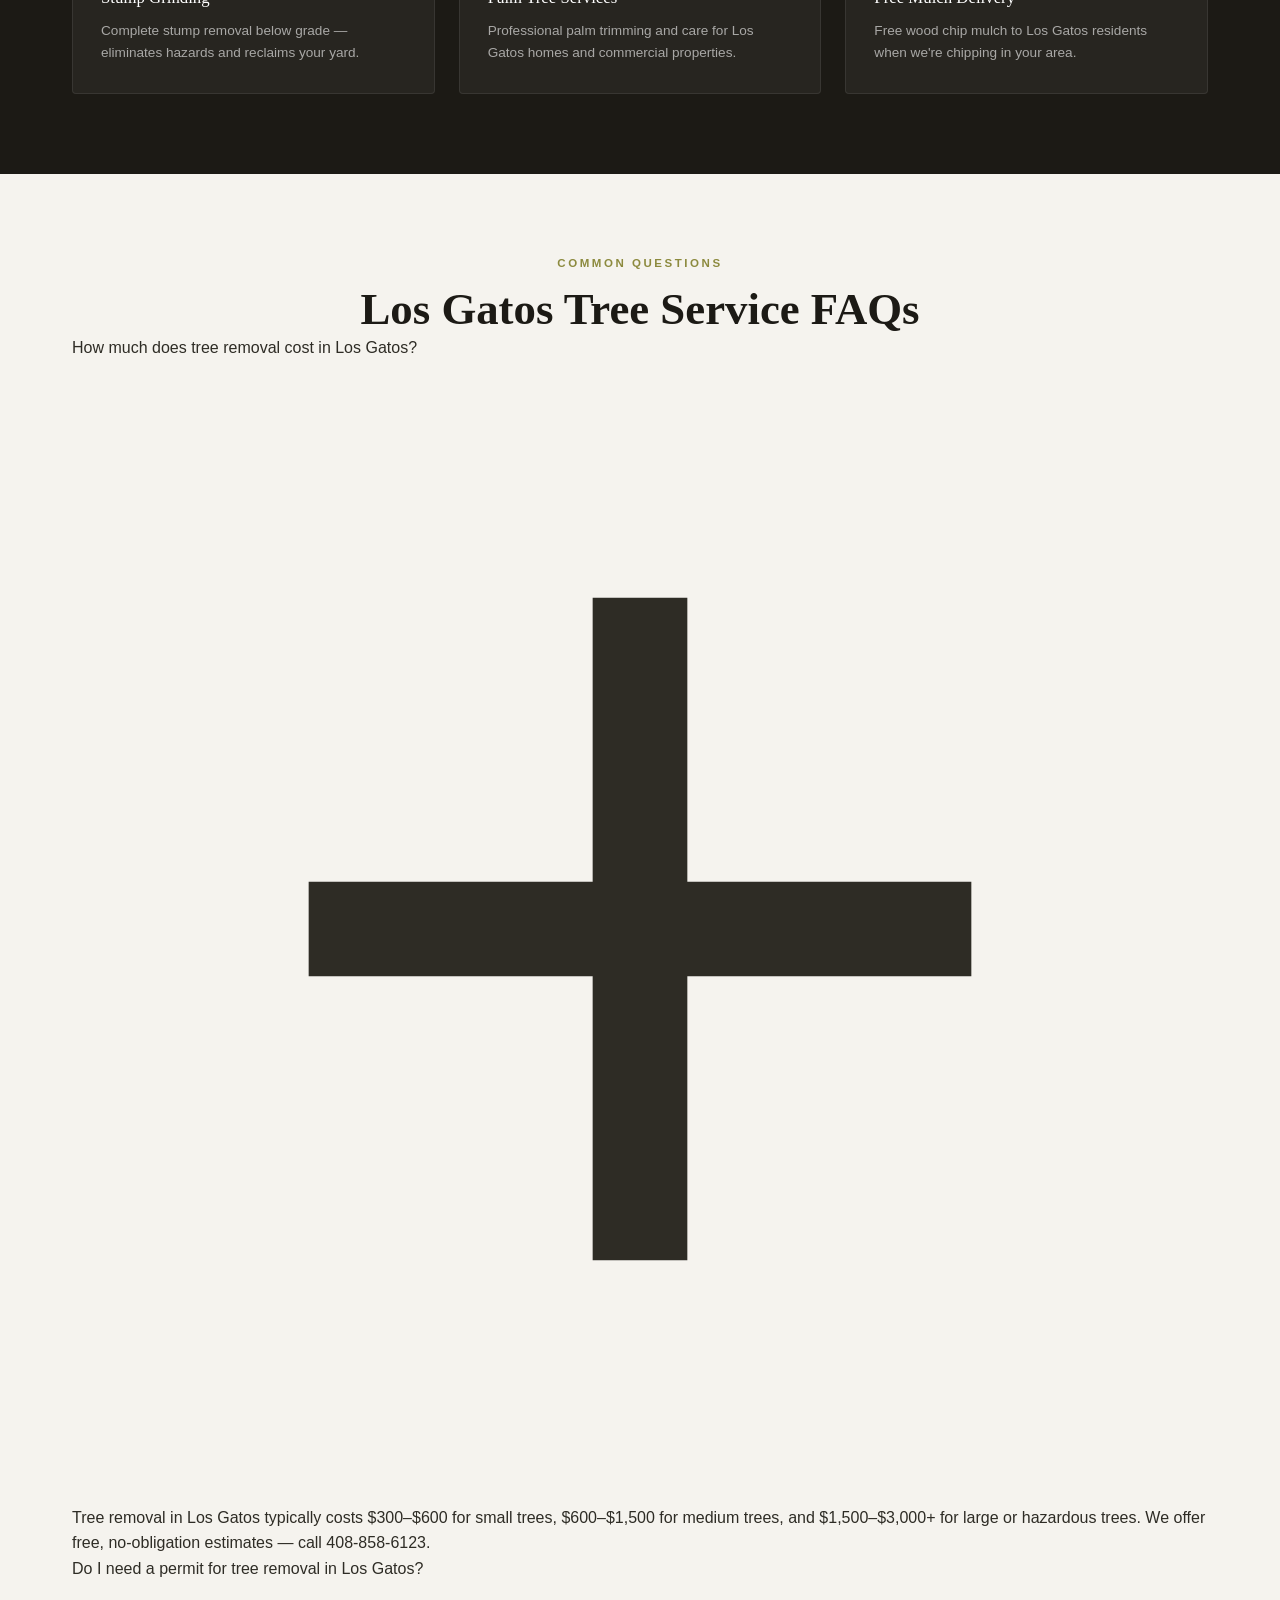
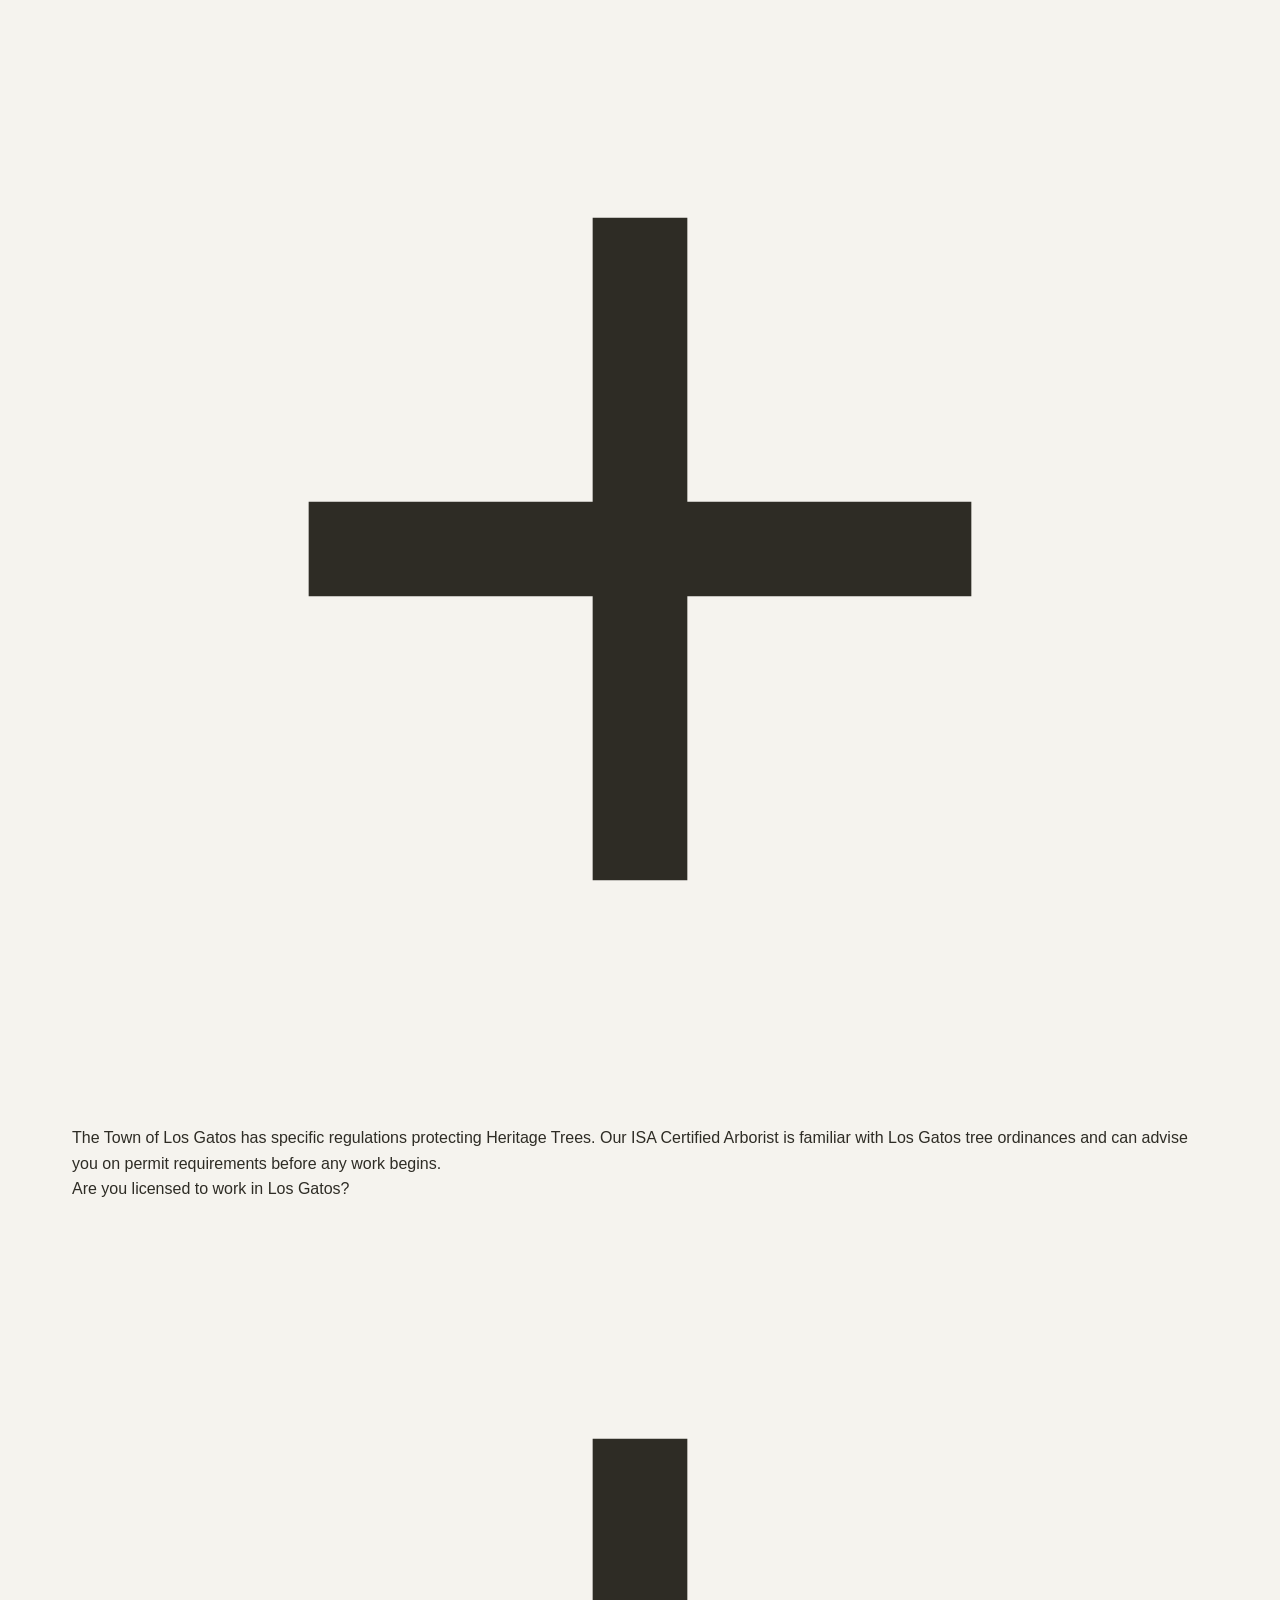
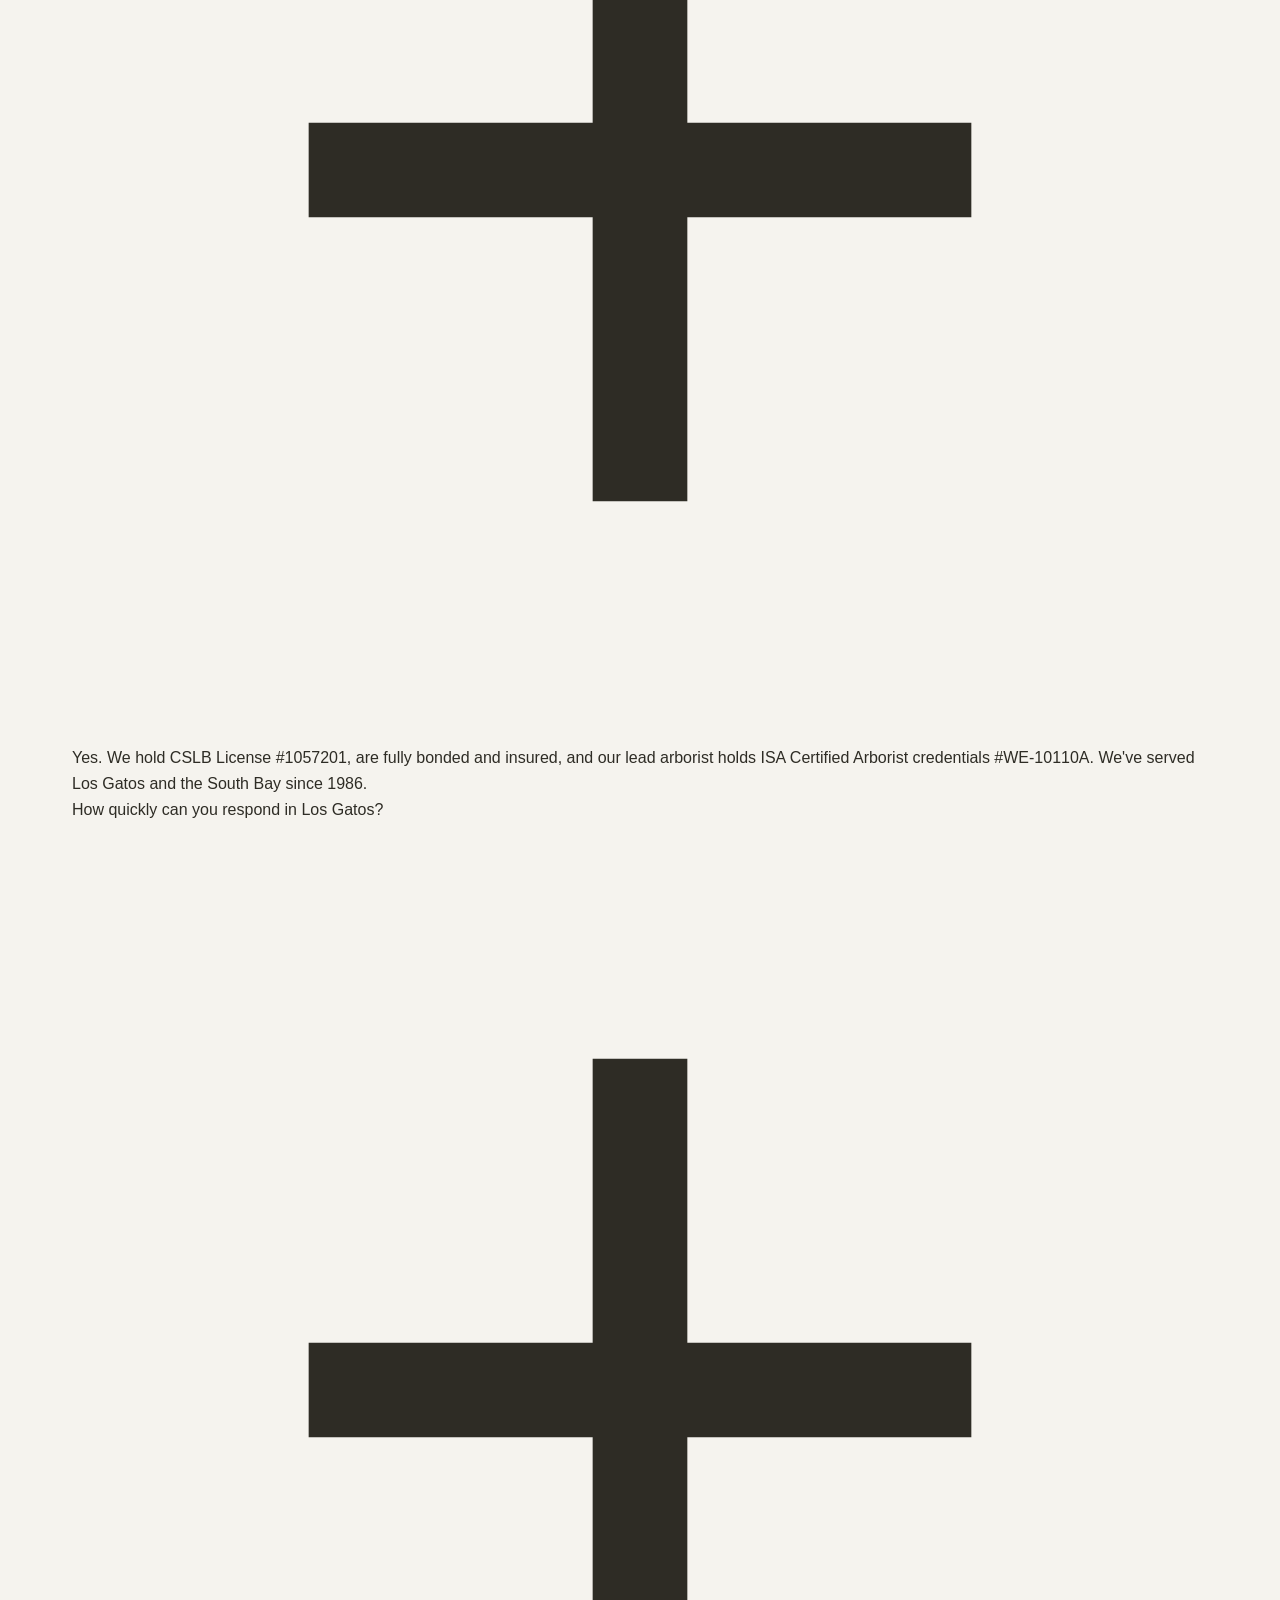
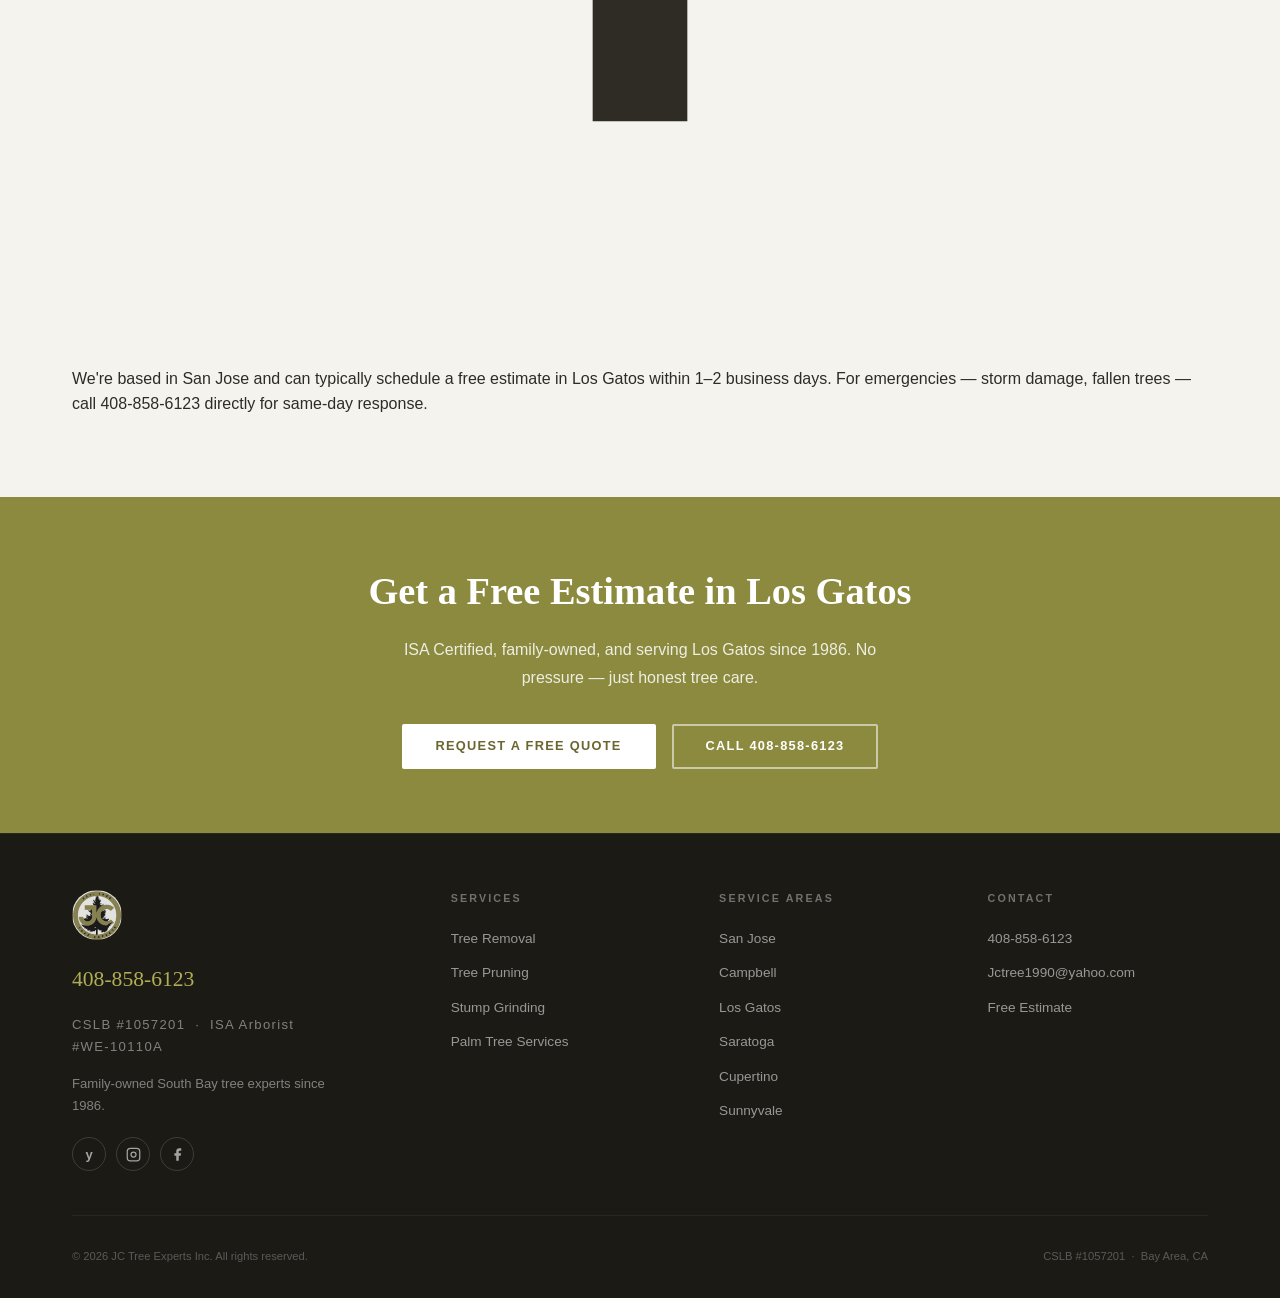
<file: los-gatos-tree-service.html>
<!DOCTYPE html>
<html lang="en">
<head>
<!-- Google tag (gtag.js) -->
<script async src="https://www.googletagmanager.com/gtag/js?id=AW-649319874"></script>
<script>
  window.dataLayer = window.dataLayer || [];
  function gtag(){dataLayer.push(arguments);}
  gtag('js', new Date());
  gtag('config', 'AW-649319874');
</script>
<meta charset="UTF-8">
<meta name="viewport" content="width=device-width, initial-scale=1.0">
<script async src="https://www.googletagmanager.com/gtag/js?id=G-9QSV6HJD65"></script>
<script>window.dataLayer=window.dataLayer||[];function gtag(){dataLayer.push(arguments);}gtag('js',new Date());gtag('config','G-9QSV6HJD65');</script>
<title>Tree Service Los Gatos, CA | JC Tree Experts — ISA Certified Arborists</title>
<meta name="description" content="Professional tree service in Los Gatos, CA. Tree removal, pruning, stump grinding by ISA Certified Arborists. Family-owned since 1986. Free estimates — call 408-858-6123.">
<link rel="canonical" href="https://jctreeexperts.net/los-gatos-tree-service.html">
<meta property="og:type" content="website">
<meta property="og:url" content="https://jctreeexperts.net/los-gatos-tree-service.html">
<meta property="og:title" content="Tree Service Los Gatos, CA | JC Tree Experts">
<meta property="og:description" content="ISA Certified tree removal, pruning &amp; stump grinding in Los Gatos. Family-owned since 1986. Free estimates. Call 408-858-6123.">
<meta property="og:image" content="https://jctreeexperts.net/images/hazard-removal.jpg">
<meta name="twitter:card" content="summary_large_image">
<meta name="twitter:title" content="Tree Service Los Gatos, CA | JC Tree Experts">
<meta name="twitter:description" content="ISA Certified tree service in Los Gatos since 1986. Free estimates. Call 408-858-6123.">
<meta name="twitter:image" content="https://jctreeexperts.net/images/hazard-removal.jpg">
<script type="application/ld+json">
{"@context":"https://schema.org","@type":"TreeService","name":"JC Tree Experts","url":"https://jctreeexperts.net","telephone":"+14088586123","address":{"@type":"PostalAddress","streetAddress":"3713 Heritage Valley Dr","addressLocality":"San Jose","addressRegion":"CA","postalCode":"95148","addressCountry":"US"},"areaServed":"Los Gatos, CA","aggregateRating":{"@type":"AggregateRating","ratingValue":"5","bestRating":"5","reviewCount":"102"}}
</script>
<link rel="stylesheet" href="styles.css">

<link rel="stylesheet" href="city-pages.css">
<style>.city-hero-bg{position:absolute;inset:0;background:url('images/hazard-removal.jpg') center 30%/cover}</style>
</head>
<body>
<nav id="nav">
  <div class="wrap">
    <div class="nav-inner">
      <a href="index.html" class="nav-logo"><img src="images/logo.png" alt="JC Tree Experts"><div><div class="nav-logo-name">JC Tree Experts</div><span class="nav-logo-est">Est. 1986</span></div></a>
      <ul class="nav-links">
        <li><a href="index.html">Home</a></li>
        <li><a href="tree-services.html">Tree Services</a></li>
        <li><a href="tree-removal.html">Tree Removal</a></li>
        <li><a href="limit-liability.html">Limit Your Liability</a></li>
        <li><a href="free-mulch.html">Free Mulch</a></li>
        <li><a href="about.html">About</a></li>
        <li><a href="contact.html">Contact</a></li>
      </ul>
      <div class="nav-socials">
        <a href="https://www.yelp.com/biz/jc-tree-experts-san-jose" target="_blank" class="nav-social"><span style="font-weight:800;font-size:13px;line-height:1;font-family:Arial,sans-serif">y</span></a>
        <a href="https://www.instagram.com/jctreeexperts" target="_blank" class="nav-social"><svg viewBox="0 0 24 24" fill="none" stroke="currentColor" stroke-width="2"><rect x="2" y="2" width="20" height="20" rx="5"/><circle cx="12" cy="12" r="4"/><circle cx="17.5" cy="6.5" r=".5" fill="currentColor" stroke="none"/></svg></a>
        <a href="https://www.facebook.com/jctreeexperts" target="_blank" class="nav-social"><svg viewBox="0 0 24 24" fill="currentColor"><path d="M18 2h-3a5 5 0 00-5 5v3H7v4h3v8h4v-8h3l1-4h-4V7a1 1 0 011-1h3z"/></svg></a>
      </div>
      <div class="nav-cta"><a href="contact.html" class="btn btn-gold">Free Quote</a></div>
      <button class="hbg" id="hbg" aria-label="Open menu"><span></span><span></span><span></span></button>
    </div>
  </div>
</nav>
<div class="mob-menu" id="mobMenu">
  <a href="index.html" class="mob-link">Home</a>
  <a href="tree-services.html" class="mob-link">Tree Services</a>
  <a href="arborist.html" class="mob-link">Arborist</a>
  <a href="tree-removal.html" class="mob-link">Tree Removal</a>
  <a href="limit-liability.html" class="mob-link">Limit Your Liability</a>
  <a href="free-mulch.html" class="mob-link">Free Mulch</a>
  <a href="about.html" class="mob-link">About</a>
  <a href="contact.html" class="mob-link">Contact</a>
  <a href="contact.html" class="btn btn-gold mob-link">Get a Free Quote</a>
  <div class="mob-socials">
    <a href="https://www.yelp.com/biz/jc-tree-experts-san-jose" target="_blank" class="mob-social"><span style="font-weight:800;font-size:13px;line-height:1;font-family:Arial,sans-serif">y</span></a>
    <a href="https://www.instagram.com/jctreeexperts" target="_blank" class="mob-social"><svg viewBox="0 0 24 24" fill="none" stroke="currentColor" stroke-width="2"><rect x="2" y="2" width="20" height="20" rx="5"/><circle cx="12" cy="12" r="4"/></svg></a>
    <a href="https://www.facebook.com/jctreeexperts" target="_blank" class="mob-social"><svg viewBox="0 0 24 24" fill="currentColor"><path d="M18 2h-3a5 5 0 00-5 5v3H7v4h3v8h4v-8h3l1-4h-4V7a1 1 0 011-1h3z"/></svg></a>
  </div>
</div>

<section class="city-hero">
  <div class="city-hero-bg"></div>
  <div class="city-hero-ov"></div>
  <div class="wrap">
    <div class="city-hero-c">
      <p class="city-eyebrow fu">Los Gatos, CA</p>
      <h1 class="city-h1 fu d1">Tree Service in<br>Los Gatos, CA</h1>
      <p class="city-sub fu d2">ISA Certified Arborists serving Los Gatos since 1986. Tree removal, pruning, stump grinding — licensed, insured, and locally trusted.</p>
      <div class="city-ctas fu d3">
        <a href="contact.html" class="btn btn-gold">Get a Free Estimate</a>
        <a href="tel:4088586123" class="btn btn-outline">Call 408-858-6123</a>
      </div>
    </div>
  </div>
</section>

<section class="city-intro">
  <div class="wrap">
    <div class="city-intro-grid">
      <div class="prose fu">
        <p class="sec-label">Los Gatos Tree Experts</p>
        <h2 class="sec-h2">Your Trusted Los Gatos<br>Tree Service</h2>
        <p>Los Gatos is home to some of the most beautiful mature trees in the South Bay — ancient oaks, towering redwoods, and established ornamentals that define the character of its hillside neighborhoods. JC Tree Experts has been caring for Los Gatos trees since 1986.</p>
        <p>Our ISA Certified Arborist understands the unique challenges of hillside tree work common in Los Gatos. We use precision rigging and specialized equipment to remove or prune trees on steep terrain safely.</p>
        <a href="contact.html" class="btn btn-gold" style="margin-top:.5rem">Schedule a Free Assessment</a>
      </div>
      <div class="fu d2">
        <div class="trust-box">
          <h4>Why Los Gatos Homeowners Choose Us</h4>
          <div class="trust-item">Serving Los Gatos since 1986</div>
          <div class="trust-item">ISA Certified Arborist on every job</div>
          <div class="trust-item">CSLB Licensed #1057201</div>
          <div class="trust-item">Fully bonded &amp; insured</div>
          <div class="trust-item">Free estimates — no pressure</div>
          <div class="trust-item">102+ 5-star Google reviews</div>
          <div class="trust-item">Free mulch for local residents</div>
        </div>
      </div>
    </div>
  </div>
</section>

<section class="city-services">
  <div class="wrap">
    <div class="fu" style="text-align:center">
      <p class="sec-label" style="color:var(--gold)">What We Do in Los Gatos</p>
      <h2 class="sec-h2-light">Tree Services We Provide</h2>
    </div>
    <div class="city-svc-grid">
      <div class="city-svc-card fu"><div class="city-svc-icon"><svg viewBox="0 0 24 24" fill="none" stroke="currentColor" stroke-width="2"><path d="M17 21v-2a4 4 0 00-4-4H5a4 4 0 00-4 4v2"/><circle cx="9" cy="7" r="4"/></svg></div><div class="city-svc-name">Tree Removal</div><p class="city-svc-desc">Safe removal of any size tree in Los Gatos. Residential and commercial, full cleanup included.</p></div>
      <div class="city-svc-card fu d1"><div class="city-svc-icon"><svg viewBox="0 0 24 24" fill="none" stroke="currentColor" stroke-width="2"><path d="M10.29 3.86L1.82 18a2 2 0 001.71 3h16.94a2 2 0 001.71-3L13.71 3.86a2 2 0 00-3.42 0z"/></svg></div><div class="city-svc-name">Hazard Tree Removal</div><p class="city-svc-desc">Emergency response for storm damage or dangerous trees in Los Gatos. Available 7 days a week.</p></div>
      <div class="city-svc-card fu d2"><div class="city-svc-icon"><svg viewBox="0 0 24 24" fill="none" stroke="currentColor" stroke-width="2"><path d="M12 22s8-4 8-10V5l-8-3-8 3v7c0 6 8 10 8 10z"/></svg></div><div class="city-svc-name">Tree Pruning</div><p class="city-svc-desc">ISA-certified pruning to improve tree health, structure, and appearance. ANSI A300 standards.</p></div>
      <div class="city-svc-card fu d1"><div class="city-svc-icon"><svg viewBox="0 0 24 24" fill="none" stroke="currentColor" stroke-width="2"><circle cx="12" cy="12" r="10"/><line x1="12" y1="8" x2="12" y2="16"/><line x1="8" y1="12" x2="16" y2="12"/></svg></div><div class="city-svc-name">Stump Grinding</div><p class="city-svc-desc">Complete stump removal below grade — eliminates hazards and reclaims your yard.</p></div>
      <div class="city-svc-card fu d2"><div class="city-svc-icon"><svg viewBox="0 0 24 24" fill="none" stroke="currentColor" stroke-width="2"><rect x="3" y="3" width="18" height="18" rx="2"/><line x1="3" y1="9" x2="21" y2="9"/><line x1="9" y1="21" x2="9" y2="9"/></svg></div><div class="city-svc-name">Palm Tree Services</div><p class="city-svc-desc">Professional palm trimming and care for Los Gatos homes and commercial properties.</p></div>
      <div class="city-svc-card fu d3"><div class="city-svc-icon"><svg viewBox="0 0 24 24" fill="none" stroke="currentColor" stroke-width="2"><polyline points="22 12 18 12 15 21 9 3 6 12 2 12"/></svg></div><div class="city-svc-name">Free Mulch Delivery</div><p class="city-svc-desc">Free wood chip mulch to Los Gatos residents when we're chipping in your area.</p></div>
    </div>
  </div>
</section>

<section class="city-faq">
  <div class="wrap">
    <div style="text-align:center" class="fu">
      <p class="sec-label">Common Questions</p>
      <h2 class="sec-h2">Los Gatos Tree Service FAQs</h2>
    </div>
    <div class="faq-list fu d1">
      <div class="faq-item"><div class="faq-q">How much does tree removal cost in Los Gatos? <svg viewBox="0 0 24 24" fill="none" stroke="currentColor" stroke-width="2"><line x1="12" y1="5" x2="12" y2="19"/><line x1="5" y1="12" x2="19" y2="12"/></svg></div><div class="faq-a"><p>Tree removal in Los Gatos typically costs $300–$600 for small trees, $600–$1,500 for medium trees, and $1,500–$3,000+ for large or hazardous trees. We offer free, no-obligation estimates — call 408-858-6123.</p></div></div>
      <div class="faq-item"><div class="faq-q">Do I need a permit for tree removal in Los Gatos? <svg viewBox="0 0 24 24" fill="none" stroke="currentColor" stroke-width="2"><line x1="12" y1="5" x2="12" y2="19"/><line x1="5" y1="12" x2="19" y2="12"/></svg></div><div class="faq-a"><p>The Town of Los Gatos has specific regulations protecting Heritage Trees. Our ISA Certified Arborist is familiar with Los Gatos tree ordinances and can advise you on permit requirements before any work begins.</p></div></div>
      <div class="faq-item"><div class="faq-q">Are you licensed to work in Los Gatos? <svg viewBox="0 0 24 24" fill="none" stroke="currentColor" stroke-width="2"><line x1="12" y1="5" x2="12" y2="19"/><line x1="5" y1="12" x2="19" y2="12"/></svg></div><div class="faq-a"><p>Yes. We hold CSLB License #1057201, are fully bonded and insured, and our lead arborist holds ISA Certified Arborist credentials #WE-10110A. We've served Los Gatos and the South Bay since 1986.</p></div></div>
      <div class="faq-item"><div class="faq-q">How quickly can you respond in Los Gatos? <svg viewBox="0 0 24 24" fill="none" stroke="currentColor" stroke-width="2"><line x1="12" y1="5" x2="12" y2="19"/><line x1="5" y1="12" x2="19" y2="12"/></svg></div><div class="faq-a"><p>We're based in San Jose and can typically schedule a free estimate in Los Gatos within 1–2 business days. For emergencies — storm damage, fallen trees — call 408-858-6123 directly for same-day response.</p></div></div>
    </div>
  </div>
</section>

<div class="city-cta">
  <div class="wrap">
    <h2>Get a Free Estimate in Los Gatos</h2>
    <p>ISA Certified, family-owned, and serving Los Gatos since 1986. No pressure — just honest tree care.</p>
    <div class="city-cta-btns">
      <a href="contact.html" class="btn btn-white">Request a Free Quote</a>
      <a href="tel:4088586123" class="btn btn-outline">Call 408-858-6123</a>
    </div>
  </div>
</div>

<footer>
  <div class="wrap">
    <div class="ft-grid">
      <div class="ft-brand">
        <img src="images/logo.png" alt="JC Tree Experts">
        <a href="tel:4088586123" class="ft-phone">408-858-6123</a>
        <p class="ft-lic">CSLB #1057201 &nbsp;·&nbsp; ISA Arborist #WE-10110A</p>
        <p>Family-owned South Bay tree experts since 1986.</p>
        <div class="ft-socials">
          <a href="https://www.yelp.com/biz/jc-tree-experts-san-jose" target="_blank" class="ft-social"><span style="font-weight:800;font-size:13px;line-height:1;font-family:Arial,sans-serif">y</span></a>
          <a href="https://www.instagram.com/jctreeexperts" target="_blank" class="ft-social"><svg viewBox="0 0 24 24" fill="none" stroke="currentColor" stroke-width="2"><rect x="2" y="2" width="20" height="20" rx="5"/><circle cx="12" cy="12" r="4"/><circle cx="17.5" cy="6.5" r=".5" fill="currentColor" stroke="none"/></svg></a>
          <a href="https://www.facebook.com/jctreeexperts" target="_blank" class="ft-social"><svg viewBox="0 0 24 24" fill="currentColor"><path d="M18 2h-3a5 5 0 00-5 5v3H7v4h3v8h4v-8h3l1-4h-4V7a1 1 0 011-1h3z"/></svg></a>
        </div>
      </div>
      <div class="ft-col"><h4>Services</h4><ul class="ft-links"><li><a href="tree-removal.html">Tree Removal</a></li><li><a href="tree-services.html">Tree Pruning</a></li><li><a href="tree-services.html">Stump Grinding</a></li><li><a href="tree-services.html">Palm Tree Services</a></li></ul></div>
      <div class="ft-col"><h4>Service Areas</h4><ul class="ft-links"><li><a href="san-jose-tree-service.html">San Jose</a></li><li><a href="campbell-tree-service.html">Campbell</a></li><li><a href="los-gatos-tree-service.html">Los Gatos</a></li><li><a href="saratoga-tree-service.html">Saratoga</a></li><li><a href="cupertino-tree-service.html">Cupertino</a></li><li><a href="sunnyvale-tree-service.html">Sunnyvale</a></li></ul></div>
      <div class="ft-col"><h4>Contact</h4><ul class="ft-links"><li><a href="tel:4088586123">408-858-6123</a></li><li><a href="mailto:Jctree1990@yahoo.com">Jctree1990@yahoo.com</a></li><li><a href="contact.html">Free Estimate</a></li></ul></div>
    </div>
    <div class="ft-bottom">
      <p>© 2026 JC Tree Experts Inc. All rights reserved.</p>
      <p>CSLB #1057201 &nbsp;·&nbsp; Bay Area, CA</p>
    </div>
  </div>
</footer>
<script src="scripts.js"></script>
</body>
</html>
</file>
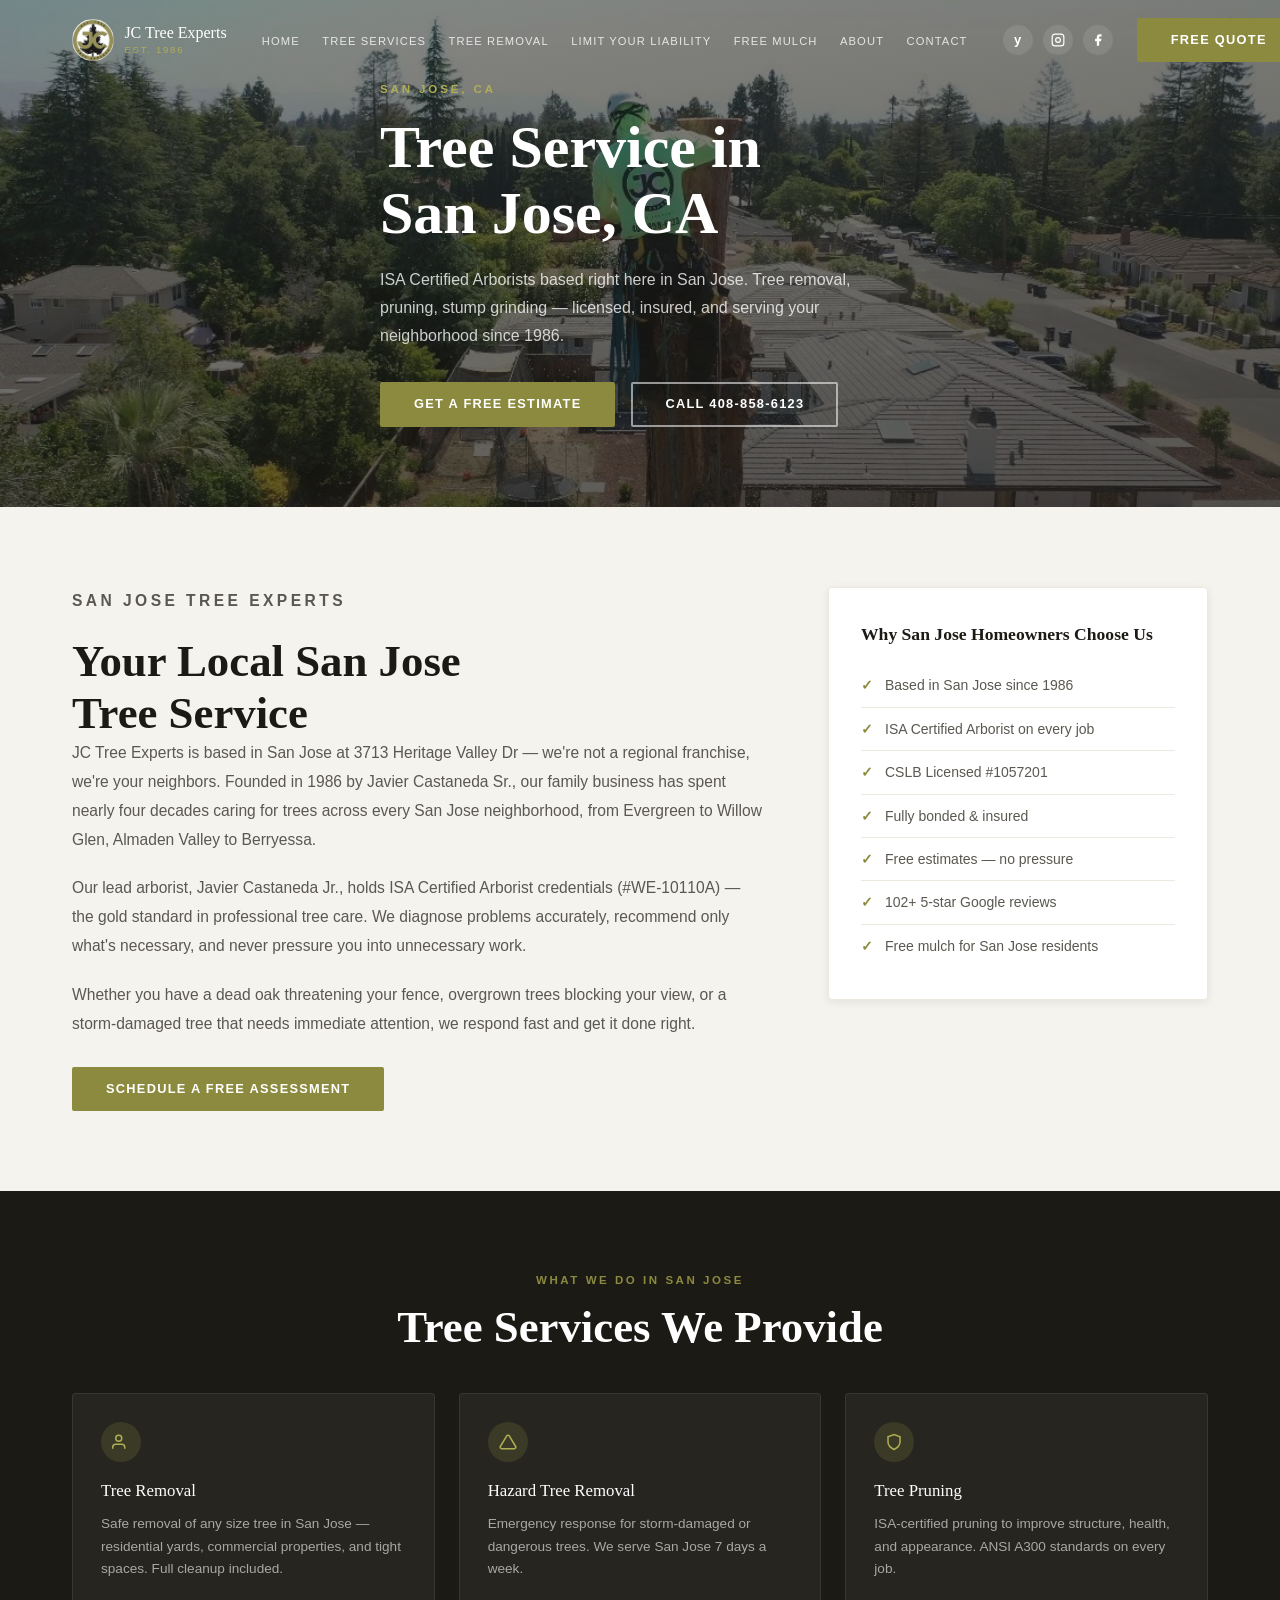
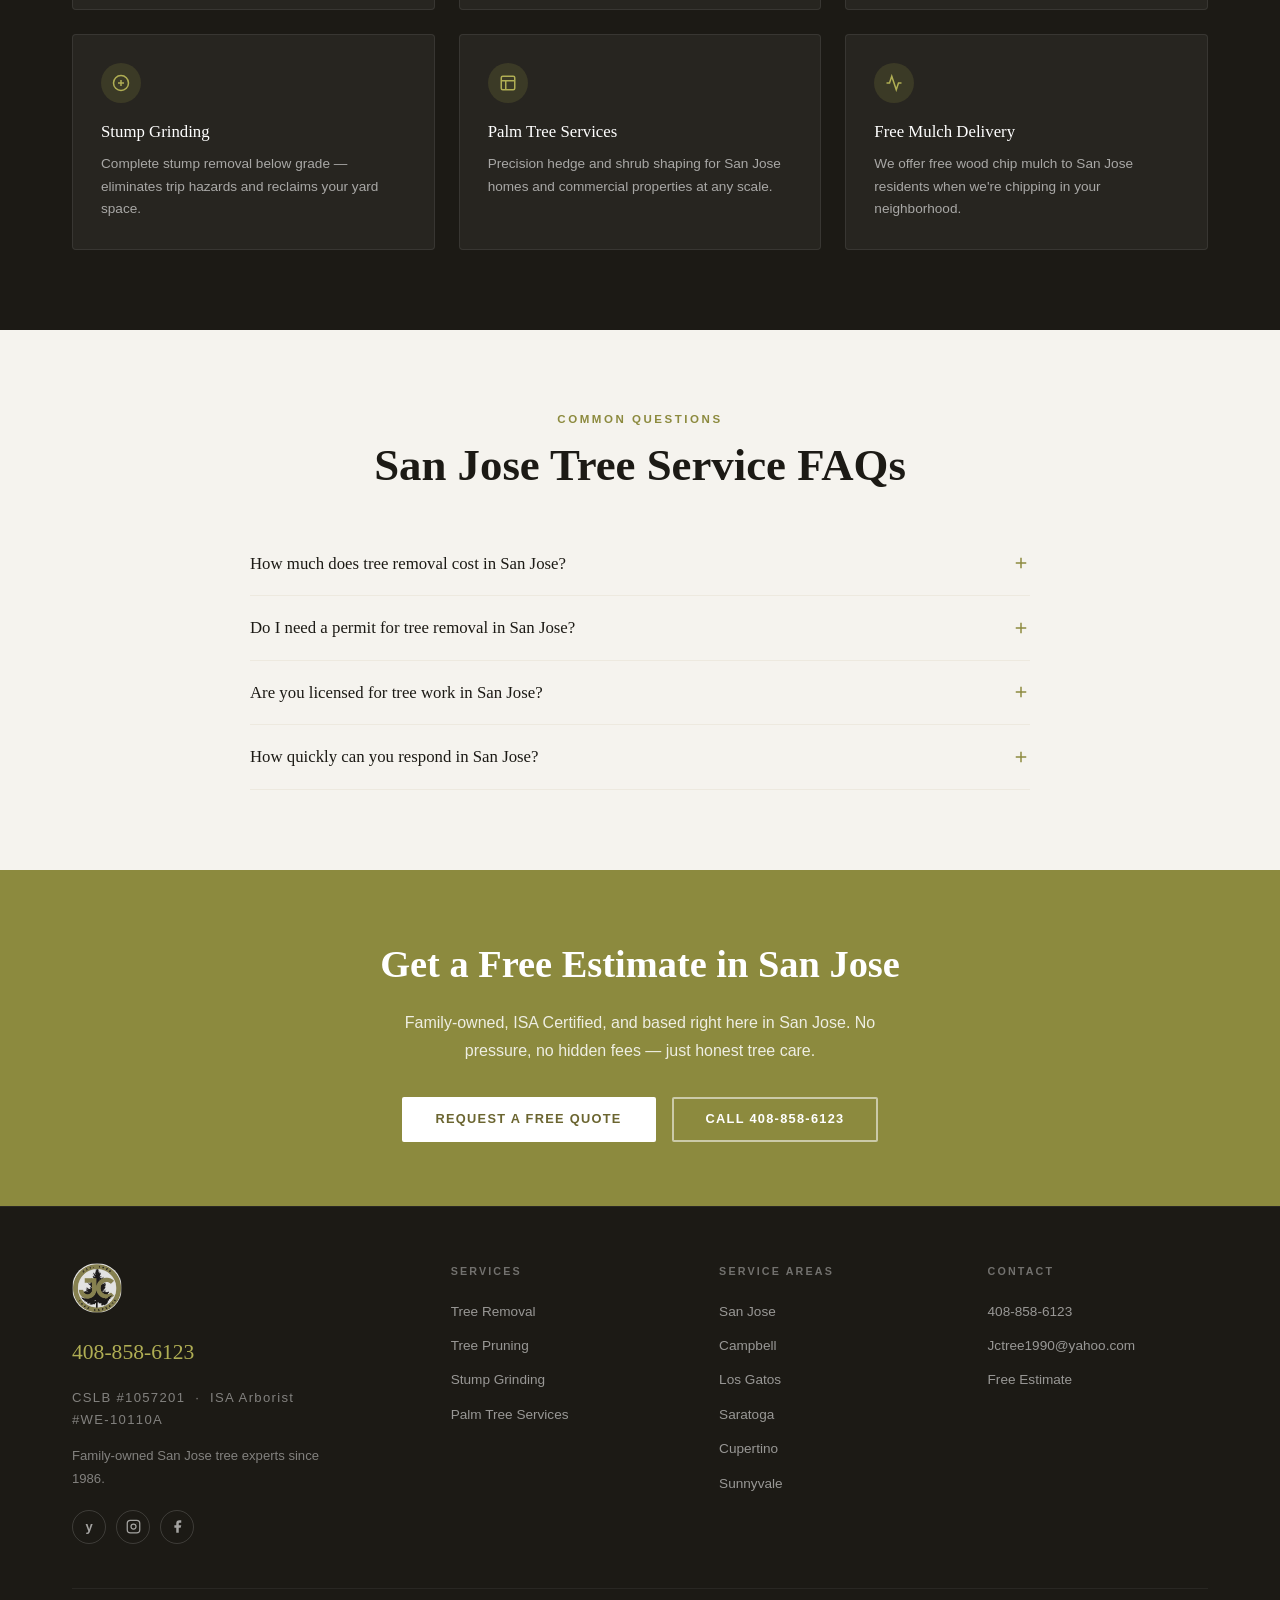
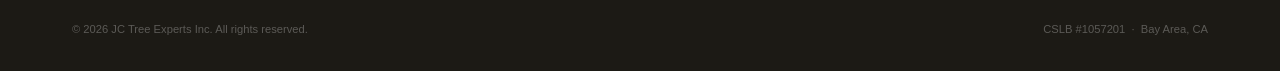
<file: san-jose-tree-service.html>
<!DOCTYPE html>
<html lang="en">
<head>
<!-- Google tag (gtag.js) -->
<script async src="https://www.googletagmanager.com/gtag/js?id=AW-649319874"></script>
<script>
  window.dataLayer = window.dataLayer || [];
  function gtag(){dataLayer.push(arguments);}
  gtag('js', new Date());
  gtag('config', 'AW-649319874');
</script>
<meta charset="UTF-8">
<meta name="viewport" content="width=device-width, initial-scale=1.0">
<script async src="https://www.googletagmanager.com/gtag/js?id=G-9QSV6HJD65"></script>
<script>window.dataLayer=window.dataLayer||[];function gtag(){dataLayer.push(arguments);}gtag('js',new Date());gtag('config','G-9QSV6HJD65');</script>
<title>Tree Service San Jose, CA | JC Tree Experts — ISA Certified Arborists</title>
<meta name="description" content="Professional tree service in San Jose, CA. Tree removal, pruning, stump grinding by ISA Certified Arborists. Family-owned since 1986. Free estimates — call 408-858-6123.">
<link rel="canonical" href="https://jctreeexperts.net/san-jose-tree-service.html">
<meta property="og:type" content="website">
<meta property="og:url" content="https://jctreeexperts.net/san-jose-tree-service.html">
<meta property="og:title" content="Tree Service San Jose, CA | JC Tree Experts">
<meta property="og:description" content="ISA Certified tree removal, pruning & stump grinding in San Jose. Family-owned since 1986. Free estimates. Call 408-858-6123.">
<meta property="og:image" content="https://jctreeexperts.net/images/tree-removal.jpg">
<meta name="twitter:card" content="summary_large_image">
<meta name="twitter:title" content="Tree Service San Jose, CA | JC Tree Experts">
<meta name="twitter:description" content="ISA Certified tree service in San Jose since 1986. Free estimates. Call 408-858-6123.">
<meta name="twitter:image" content="https://jctreeexperts.net/images/tree-removal.jpg">
<script type="application/ld+json">
{"@context":"https://schema.org","@type":"TreeService","name":"JC Tree Experts","url":"https://jctreeexperts.net","telephone":"+14088586123","address":{"@type":"PostalAddress","streetAddress":"3713 Heritage Valley Dr","addressLocality":"San Jose","addressRegion":"CA","postalCode":"95148","addressCountry":"US"},"areaServed":"San Jose, CA","aggregateRating":{"@type":"AggregateRating","ratingValue":"5","bestRating":"5","reviewCount":"102"}}
</script>
<link rel="stylesheet" href="styles.css">
<style>
.city-hero {
  position: relative;
  min-height: 480px;
  display: flex;
  align-items: center;
  background: var(--dark);
}

.city-hero::before {
  content: '';
  position: absolute;
  inset: 0;
  background: url('images/tree-removal.jpg') center 30%/cover;
}

.city-hero::after {
  content: '';
  position: absolute;
  inset: 0;
  background: linear-gradient(170deg, rgba(28, 26, 21, 0.5), rgba(28, 26, 21, 0.75));
}

.city-hero > .wrap {
  position: relative;
  z-index: 1;
}

.city-hero-c {
  max-width: 700px;
  padding: 5rem 0;
}

.city-eyebrow {
  font-size: 0.72rem;
  font-weight: 600;
  letter-spacing: 0.25em;
  text-transform: uppercase;
  color: var(--gold-l);
  margin-bottom: 1rem;
}

.city-h1 {
  font-family: var(--serif);
  font-size: clamp(2rem, 5vw, 3.75rem);
  color: #fff;
  line-height: 1.1;
  margin-bottom: 1.25rem;
}

.city-sub {
  font-size: 1rem;
  color: rgba(255, 255, 255, 0.78);
  line-height: 1.75;
  margin-bottom: 2rem;
  max-width: 520px;
}

.city-ctas {
  display: flex;
  gap: 1rem;
  flex-wrap: wrap;
}

.city-intro {
  padding: 5rem 0;
  background: var(--cream);
}

.city-intro-grid {
  display: grid;
  grid-template-columns: 1fr 380px;
  gap: 4rem;
  align-items: start;
}

.trust-box {
  background: #fff;
  border: 1px solid var(--cream2);
  border-radius: 4px;
  padding: 2rem;
  box-shadow: var(--sh-sm);
}

.trust-box h4 {
  font-family: var(--serif);
  font-size: 1.1rem;
  color: var(--dark);
  margin-bottom: 1rem;
}

.trust-item {
  display: flex;
  align-items: center;
  gap: 0.75rem;
  padding: 0.625rem 0;
  border-bottom: 1px solid var(--cream2);
  font-size: 0.875rem;
  color: var(--textm);
}

.trust-item:last-child {
  border-bottom: none;
}

.trust-item::before {
  content: '✓';
  color: var(--gold);
  font-weight: 700;
  flex-shrink: 0;
}

.city-services {
  padding: 5rem 0;
  background: var(--dark);
}

.city-svc-grid {
  display: grid;
  grid-template-columns: repeat(3, 1fr);
  gap: 1.5rem;
  margin-top: 2.5rem;
}

.city-svc-card {
  background: rgba(255, 255, 255, 0.05);
  border: 1px solid rgba(255, 255, 255, 0.08);
  border-radius: 4px;
  padding: 1.75rem;
  transition: all 0.3s var(--ease);
}

.city-svc-card:hover {
  background: rgba(140, 138, 62, 0.1);
  border-color: var(--gold);
  transform: translateY(-3px);
}

.city-svc-icon {
  width: 40px;
  height: 40px;
  background: rgba(140, 138, 62, 0.2);
  border-radius: 50%;
  display: flex;
  align-items: center;
  justify-content: center;
  margin-bottom: 1rem;
}

.city-svc-icon svg {
  width: 18px;
  height: 18px;
  color: var(--gold-l);
}

.city-svc-name {
  font-family: var(--serif);
  font-size: 1.05rem;
  color: #fff;
  margin-bottom: 0.5rem;
}

.city-svc-desc {
  font-size: 0.85rem;
  color: rgba(255, 255, 255, 0.6);
  line-height: 1.65;
}

.city-faq {
  padding: 5rem 0;
  background: var(--cream);
}

.faq-list {
  max-width: 780px;
  margin: 2.5rem auto 0;
}

.faq-item {
  border-bottom: 1px solid var(--cream2);
}

.faq-q {
  display: flex;
  justify-content: space-between;
  align-items: center;
  gap: 1.5rem;
  padding: 1.25rem 0;
  cursor: pointer;
  font-family: var(--serif);
  font-size: 1.05rem;
  color: var(--dark);
  line-height: 1.4;
  user-select: none;
}

.faq-q svg {
  width: 18px;
  height: 18px;
  color: var(--gold);
  flex-shrink: 0;
  transition: transform 0.3s var(--ease);
}

.faq-item.open .faq-q svg {
  transform: rotate(45deg);
}

.faq-a {
  max-height: 0;
  overflow: hidden;
  transition: max-height 0.4s var(--ease);
}

.faq-item.open .faq-a {
  max-height: 400px;
}

.faq-a p {
  padding-bottom: 1.25rem;
  font-size: 0.9rem;
  color: var(--textm);
  line-height: 1.8;
}

.city-cta {
  background: var(--gold);
  padding: 4rem 0;
  text-align: center;
}

.city-cta h2 {
  font-family: var(--serif);
  font-size: clamp(1.75rem, 3vw, 2.5rem);
  color: #fff;
  margin-bottom: 0.875rem;
}

.city-cta p {
  color: rgba(255, 255, 255, 0.85);
  max-width: 500px;
  margin: 0 auto 2rem;
  line-height: 1.75;
}

.city-cta-btns {
  display: flex;
  gap: 1rem;
  justify-content: center;
  flex-wrap: wrap;
}

.btn-white {
  background: #fff;
  color: var(--gold-d);
  border-color: #fff;
}

.btn-white:hover {
  background: var(--cream);
  transform: translateY(-2px);
}

@media (max-width: 900px) {
  .city-intro-grid {
    grid-template-columns: 1fr;
  }
  .city-svc-grid {
    grid-template-columns: 1fr 1fr;
  }
}

@media (max-width: 540px) {
  .city-svc-grid {
    grid-template-columns: 1fr;
  }
}
</style>
</head>
<body>

<nav id="nav">
  <div class="wrap">
    <div class="nav-inner">
      <a href="index.html" class="nav-logo"><img src="images/logo.png" alt="JC Tree Experts"><div><div class="nav-logo-name">JC Tree Experts</div><span class="nav-logo-est">Est. 1986</span></div></a>
      <ul class="nav-links">
        <li><a href="index.html">Home</a></li>
        <li><a href="tree-services.html">Tree Services</a></li>
        <li><a href="tree-removal.html">Tree Removal</a></li>
        <li><a href="limit-liability.html">Limit Your Liability</a></li>
        <li><a href="free-mulch.html">Free Mulch</a></li>
        <li><a href="about.html">About</a></li>
        <li><a href="contact.html">Contact</a></li>
      </ul>
      <div class="nav-socials">
        <a href="https://www.yelp.com/biz/jc-tree-experts-san-jose" target="_blank" class="nav-social" title="Yelp"><span style="font-weight:800;font-size:13px;line-height:1;font-family:Arial,sans-serif">y</span></a>
        <a href="https://www.instagram.com/jctreeexperts" target="_blank" class="nav-social" title="Instagram"><svg viewBox="0 0 24 24" fill="none" stroke="currentColor" stroke-width="2"><rect x="2" y="2" width="20" height="20" rx="5"/><circle cx="12" cy="12" r="4"/><circle cx="17.5" cy="6.5" r=".5" fill="currentColor" stroke="none"/></svg></a>
        <a href="https://www.facebook.com/jctreeexperts" target="_blank" class="nav-social" title="Facebook"><svg viewBox="0 0 24 24" fill="currentColor"><path d="M18 2h-3a5 5 0 00-5 5v3H7v4h3v8h4v-8h3l1-4h-4V7a1 1 0 011-1h3z"/></svg></a>
      </div>
      <div class="nav-cta"><a href="contact.html" class="btn btn-gold">Free Quote</a></div>
      <button class="hbg" id="hbg" aria-label="Open menu"><span></span><span></span><span></span></button>
    </div>
  </div>
</nav>
<div class="mob-menu" id="mobMenu">
  <a href="index.html" class="mob-link">Home</a>
  <a href="tree-services.html" class="mob-link">Tree Services</a>
  <a href="arborist.html" class="mob-link">Arborist</a>
  <a href="tree-removal.html" class="mob-link">Tree Removal</a>
  <a href="limit-liability.html" class="mob-link">Limit Your Liability</a>
  <a href="free-mulch.html" class="mob-link">Free Mulch</a>
  <a href="about.html" class="mob-link">About</a>
  <a href="contact.html" class="mob-link">Contact</a>
  <a href="contact.html" class="btn btn-gold mob-link">Get a Free Quote</a>
  <div class="mob-socials">
    <a href="https://www.yelp.com/biz/jc-tree-experts-san-jose" target="_blank" class="mob-social"><span style="font-weight:800;font-size:13px;line-height:1;font-family:Arial,sans-serif">y</span></a>
    <a href="https://www.instagram.com/jctreeexperts" target="_blank" class="mob-social"><svg viewBox="0 0 24 24" fill="none" stroke="currentColor" stroke-width="2"><rect x="2" y="2" width="20" height="20" rx="5"/><circle cx="12" cy="12" r="4"/></svg></a>
    <a href="https://www.facebook.com/jctreeexperts" target="_blank" class="mob-social"><svg viewBox="0 0 24 24" fill="currentColor"><path d="M18 2h-3a5 5 0 00-5 5v3H7v4h3v8h4v-8h3l1-4h-4V7a1 1 0 011-1h3z"/></svg></a>
  </div>
</div>

<section class="city-hero">
  <div class="wrap">
    <div class="city-hero-c">
      <p class="city-eyebrow fu">San Jose, CA</p>
      <h1 class="city-h1 fu d1">Tree Service in<br>San Jose, CA</h1>
      <p class="city-sub fu d2">ISA Certified Arborists based right here in San Jose. Tree removal, pruning, stump grinding — licensed, insured, and serving your neighborhood since 1986.</p>
      <div class="city-ctas fu d3">
        <a href="contact.html" class="btn btn-gold">Get a Free Estimate</a>
        <a href="tel:4088586123" class="btn btn-outline">Call 408-858-6123</a>
      </div>
    </div>
  </div>
</section>

<section class="city-intro">
  <div class="wrap city-intro-grid">
    <div class="prose fu">
      <p class="sec-label">San Jose Tree Experts</p>
      <h2 class="sec-h2">Your Local San Jose<br>Tree Service</h2>
      <p>JC Tree Experts is based in San Jose at 3713 Heritage Valley Dr — we're not a regional franchise, we're your neighbors. Founded in 1986 by Javier Castaneda Sr., our family business has spent nearly four decades caring for trees across every San Jose neighborhood, from Evergreen to Willow Glen, Almaden Valley to Berryessa.</p>
      <p>Our lead arborist, Javier Castaneda Jr., holds ISA Certified Arborist credentials (#WE-10110A) — the gold standard in professional tree care. We diagnose problems accurately, recommend only what's necessary, and never pressure you into unnecessary work.</p>
      <p>Whether you have a dead oak threatening your fence, overgrown trees blocking your view, or a storm-damaged tree that needs immediate attention, we respond fast and get it done right.</p>
      <a href="contact.html" class="btn btn-gold" style="margin-top:.5rem">Schedule a Free Assessment</a>
    </div>
    <div class="trust-box fu d2">
      <h4>Why San Jose Homeowners Choose Us</h4>
      <div class="trust-item">Based in San Jose since 1986</div>
      <div class="trust-item">ISA Certified Arborist on every job</div>
      <div class="trust-item">CSLB Licensed #1057201</div>
      <div class="trust-item">Fully bonded &amp; insured</div>
      <div class="trust-item">Free estimates — no pressure</div>
      <div class="trust-item">102+ 5-star Google reviews</div>
      <div class="trust-item">Free mulch for San Jose residents</div>
    </div>
  </div>
</section>

<section class="city-services">
  <div class="wrap">
    <div class="fu" style="text-align:center;margin-bottom:2.5rem">
      <p class="sec-label" style="color:var(--gold)">What We Do in San Jose</p>
      <h2 class="sec-h2-light">Tree Services We Provide</h2>
    </div>
    <div class="city-svc-grid">
      <div class="city-svc-card fu">
        <div class="city-svc-icon"><svg viewBox="0 0 24 24" fill="none" stroke="currentColor" stroke-width="2"><path d="M17 21v-2a4 4 0 00-4-4H5a4 4 0 00-4 4v2"/><circle cx="9" cy="7" r="4"/></svg></div>
        <div class="city-svc-name">Tree Removal</div>
        <p class="city-svc-desc">Safe removal of any size tree in San Jose — residential yards, commercial properties, and tight spaces. Full cleanup included.</p>
      </div>
      <div class="city-svc-card fu d1">
        <div class="city-svc-icon"><svg viewBox="0 0 24 24" fill="none" stroke="currentColor" stroke-width="2"><path d="M10.29 3.86L1.82 18a2 2 0 001.71 3h16.94a2 2 0 001.71-3L13.71 3.86a2 2 0 00-3.42 0z"/></svg></div>
        <div class="city-svc-name">Hazard Tree Removal</div>
        <p class="city-svc-desc">Emergency response for storm-damaged or dangerous trees. We serve San Jose 7 days a week.</p>
      </div>
      <div class="city-svc-card fu d2">
        <div class="city-svc-icon"><svg viewBox="0 0 24 24" fill="none" stroke="currentColor" stroke-width="2"><path d="M12 22s8-4 8-10V5l-8-3-8 3v7c0 6 8 10 8 10z"/></svg></div>
        <div class="city-svc-name">Tree Pruning</div>
        <p class="city-svc-desc">ISA-certified pruning to improve structure, health, and appearance. ANSI A300 standards on every job.</p>
      </div>
      <div class="city-svc-card fu d1">
        <div class="city-svc-icon"><svg viewBox="0 0 24 24" fill="none" stroke="currentColor" stroke-width="2"><circle cx="12" cy="12" r="10"/><line x1="12" y1="8" x2="12" y2="16"/><line x1="8" y1="12" x2="16" y2="12"/></svg></div>
        <div class="city-svc-name">Stump Grinding</div>
        <p class="city-svc-desc">Complete stump removal below grade — eliminates trip hazards and reclaims your yard space.</p>
      </div>
      <div class="city-svc-card fu d2">
        <div class="city-svc-icon"><svg viewBox="0 0 24 24" fill="none" stroke="currentColor" stroke-width="2"><rect x="3" y="3" width="18" height="18" rx="2"/><line x1="3" y1="9" x2="21" y2="9"/><line x1="9" y1="21" x2="9" y2="9"/></svg></div>
        <div class="city-svc-name">Palm Tree Services</div>
        <p class="city-svc-desc">Precision hedge and shrub shaping for San Jose homes and commercial properties at any scale.</p>
      </div>
      <div class="city-svc-card fu d3">
        <div class="city-svc-icon"><svg viewBox="0 0 24 24" fill="none" stroke="currentColor" stroke-width="2"><polyline points="22 12 18 12 15 21 9 3 6 12 2 12"/></svg></div>
        <div class="city-svc-name">Free Mulch Delivery</div>
        <p class="city-svc-desc">We offer free wood chip mulch to San Jose residents when we're chipping in your neighborhood.</p>
      </div>
    </div>
  </div>
</section>

<section class="city-faq">
  <div class="wrap">
    <div style="text-align:center;margin-bottom:2.5rem" class="fu">
      <p class="sec-label">Common Questions</p>
      <h2 class="sec-h2">San Jose Tree Service FAQs</h2>
    </div>
    <div class="faq-list fu d1">
      <details class="faq-item">
        <summary class="faq-q">How much does tree removal cost in San Jose? <svg viewBox="0 0 24 24" fill="none" stroke="currentColor" stroke-width="2"><line x1="12" y1="5" x2="12" y2="19"/><line x1="5" y1="12" x2="19" y2="12"/></svg></summary>
        <div class="faq-a"><p>Tree removal in San Jose typically costs $300–$600 for small trees, $600–$1,500 for medium trees, and $1,500–$3,000+ for large or hazardous trees. We offer free, no-obligation estimates — call 408-858-6123.</p></div>
      </details>
      <details class="faq-item">
        <summary class="faq-q">Do I need a permit for tree removal in San Jose? <svg viewBox="0 0 24 24" fill="none" stroke="currentColor" stroke-width="2"><line x1="12" y1="5" x2="12" y2="19"/><line x1="5" y1="12" x2="19" y2="12"/></svg></summary>
        <div class="faq-a"><p>San Jose requires a permit to remove trees over a certain size on private property. Our ISA Certified Arborist can advise you on whether your tree requires a city permit and help you navigate the process.</p></div>
      </details>
      <details class="faq-item">
        <summary class="faq-q">Are you licensed for tree work in San Jose? <svg viewBox="0 0 24 24" fill="none" stroke="currentColor" stroke-width="2"><line x1="12" y1="5" x2="12" y2="19"/><line x1="5" y1="12" x2="19" y2="12"/></svg></summary>
        <div class="faq-a"><p>Yes. We hold CSLB License #1057201, are fully bonded and insured, and our lead arborist Javier Castaneda Jr. holds ISA Certified Arborist credentials #WE-10110A. We've been serving San Jose since 1986.</p></div>
      </details>
      <details class="faq-item">
        <summary class="faq-q">How quickly can you respond in San Jose? <svg viewBox="0 0 24 24" fill="none" stroke="currentColor" stroke-width="2"><line x1="12" y1="5" x2="12" y2="19"/><line x1="5" y1="12" x2="19" y2="12"/></svg></summary>
        <div class="faq-a"><p>Since we're based in San Jose, we can typically schedule a free estimate within 1–2 business days. For emergencies such as storm damage or fallen trees, we respond same-day — call 408-858-6123 directly.</p></div>
      </details>
    </div>
  </div>
</section>

<div class="city-cta">
  <div class="wrap">
    <h2>Get a Free Estimate in San Jose</h2>
    <p>Family-owned, ISA Certified, and based right here in San Jose. No pressure, no hidden fees — just honest tree care.</p>
    <div class="city-cta-btns">
      <a href="contact.html" class="btn btn-white">Request a Free Quote</a>
      <a href="tel:4088586123" class="btn btn-outline">Call 408-858-6123</a>
    </div>
  </div>
</div>

<footer>
  <div class="wrap">
    <div class="ft-grid">
      <div class="ft-brand">
        <img src="images/logo.png" alt="JC Tree Experts">
        <a href="tel:4088586123" class="ft-phone">408-858-6123</a>
        <p class="ft-lic">CSLB #1057201 &nbsp;·&nbsp; ISA Arborist #WE-10110A</p>
        <p>Family-owned San Jose tree experts since 1986.</p>
        <div class="ft-socials">
          <a href="https://www.yelp.com/biz/jc-tree-experts-san-jose" target="_blank" class="ft-social"><span style="font-weight:800;font-size:13px;line-height:1;font-family:Arial,sans-serif">y</span></a>
          <a href="https://www.instagram.com/jctreeexperts" target="_blank" class="ft-social"><svg viewBox="0 0 24 24" fill="none" stroke="currentColor" stroke-width="2"><rect x="2" y="2" width="20" height="20" rx="5"/><circle cx="12" cy="12" r="4"/><circle cx="17.5" cy="6.5" r=".5" fill="currentColor" stroke="none"/></svg></a>
          <a href="https://www.facebook.com/jctreeexperts" target="_blank" class="ft-social"><svg viewBox="0 0 24 24" fill="currentColor"><path d="M18 2h-3a5 5 0 00-5 5v3H7v4h3v8h4v-8h3l1-4h-4V7a1 1 0 011-1h3z"/></svg></a>
        </div>
      </div>
      <div class="ft-col"><h4>Services</h4><ul class="ft-links"><li><a href="tree-removal.html">Tree Removal</a></li><li><a href="tree-services.html">Tree Pruning</a></li><li><a href="tree-services.html">Stump Grinding</a></li><li><a href="tree-services.html">Palm Tree Services</a></li></ul></div>
      <div class="ft-col"><h4>Service Areas</h4><ul class="ft-links"><li><a href="san-jose-tree-service.html">San Jose</a></li><li><a href="campbell-tree-service.html">Campbell</a></li><li><a href="los-gatos-tree-service.html">Los Gatos</a></li><li><a href="saratoga-tree-service.html">Saratoga</a></li><li><a href="cupertino-tree-service.html">Cupertino</a></li><li><a href="sunnyvale-tree-service.html">Sunnyvale</a></li></ul></div>
      <div class="ft-col"><h4>Contact</h4><ul class="ft-links"><li><a href="tel:4088586123">408-858-6123</a></li><li><a href="mailto:Jctree1990@yahoo.com">Jctree1990@yahoo.com</a></li><li><a href="contact.html">Free Estimate</a></li></ul></div>
    </div>
    <div class="ft-bottom">
      <p>© 2026 JC Tree Experts Inc. All rights reserved.</p>
      <p>CSLB #1057201 &nbsp;·&nbsp; Bay Area, CA</p>
    </div>
  </div>
</footer>
<script src="scripts.js"></script>
</body>
</html>
</file>
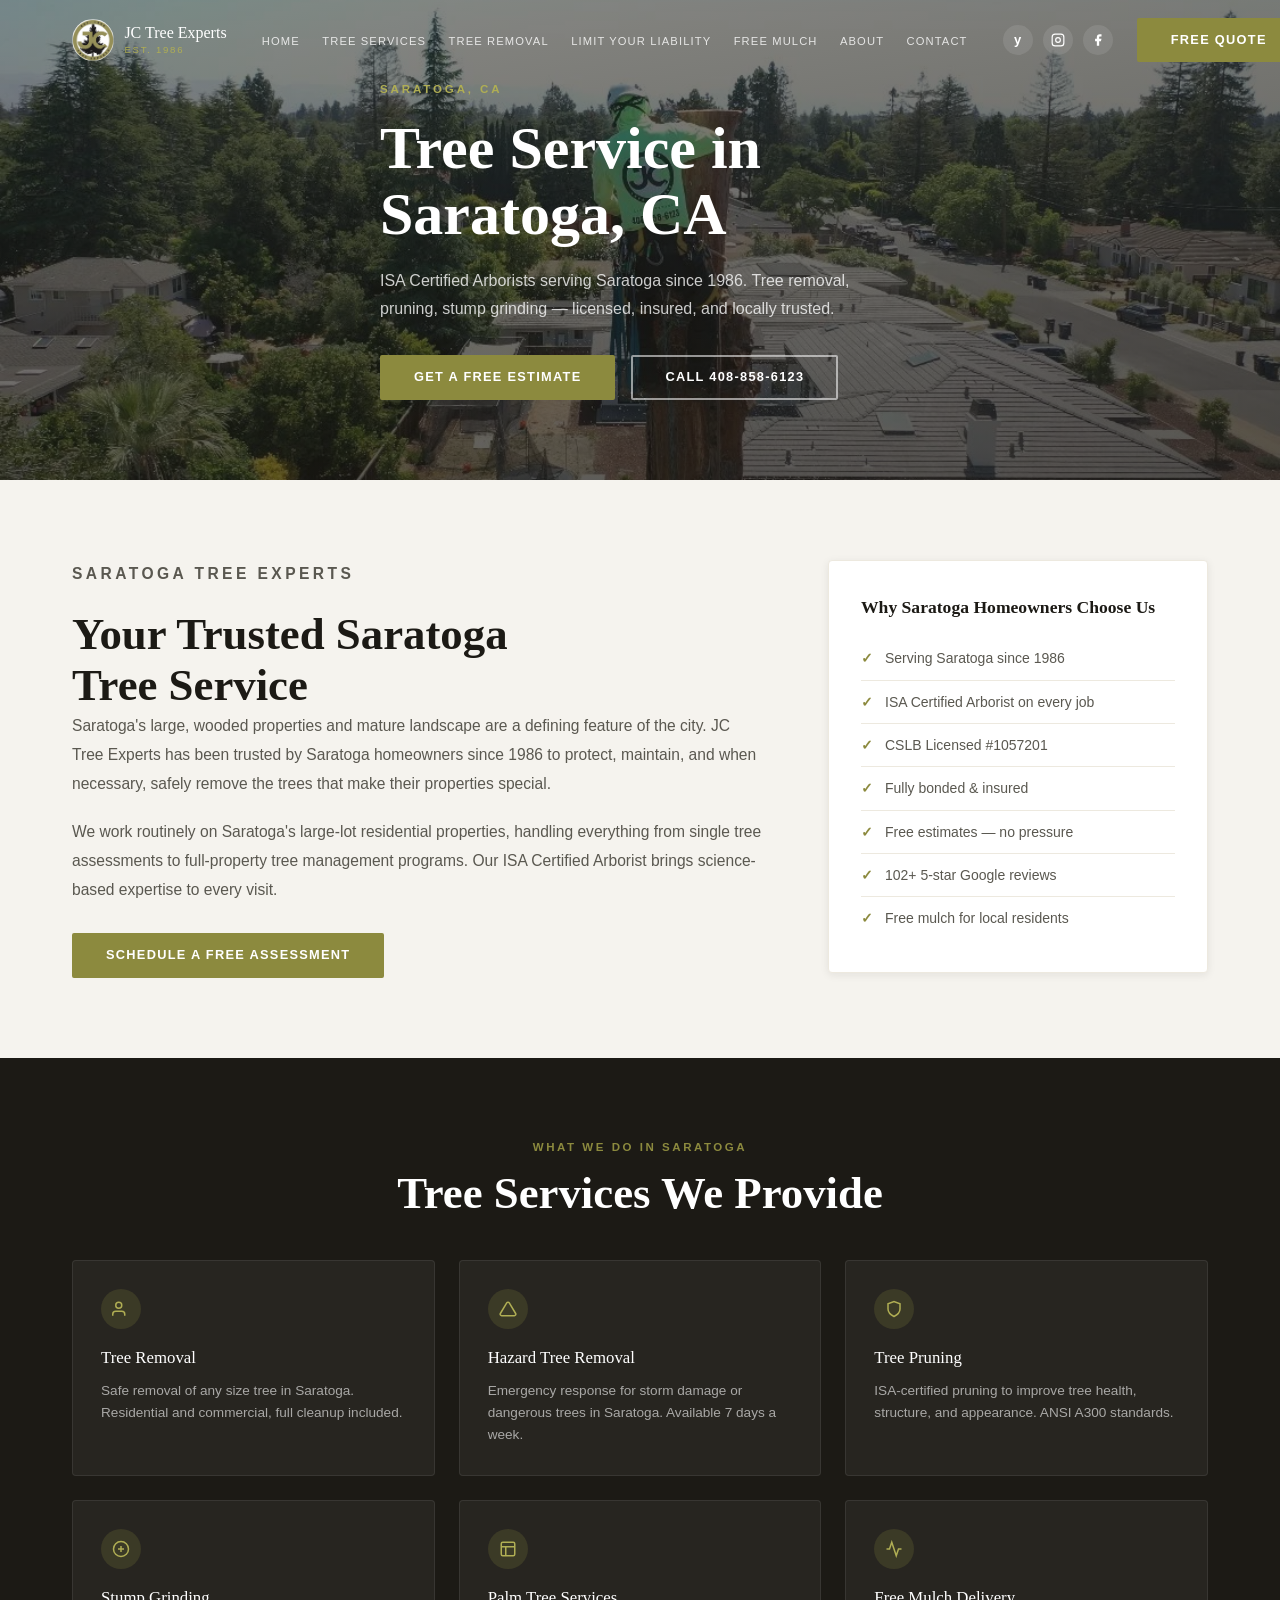
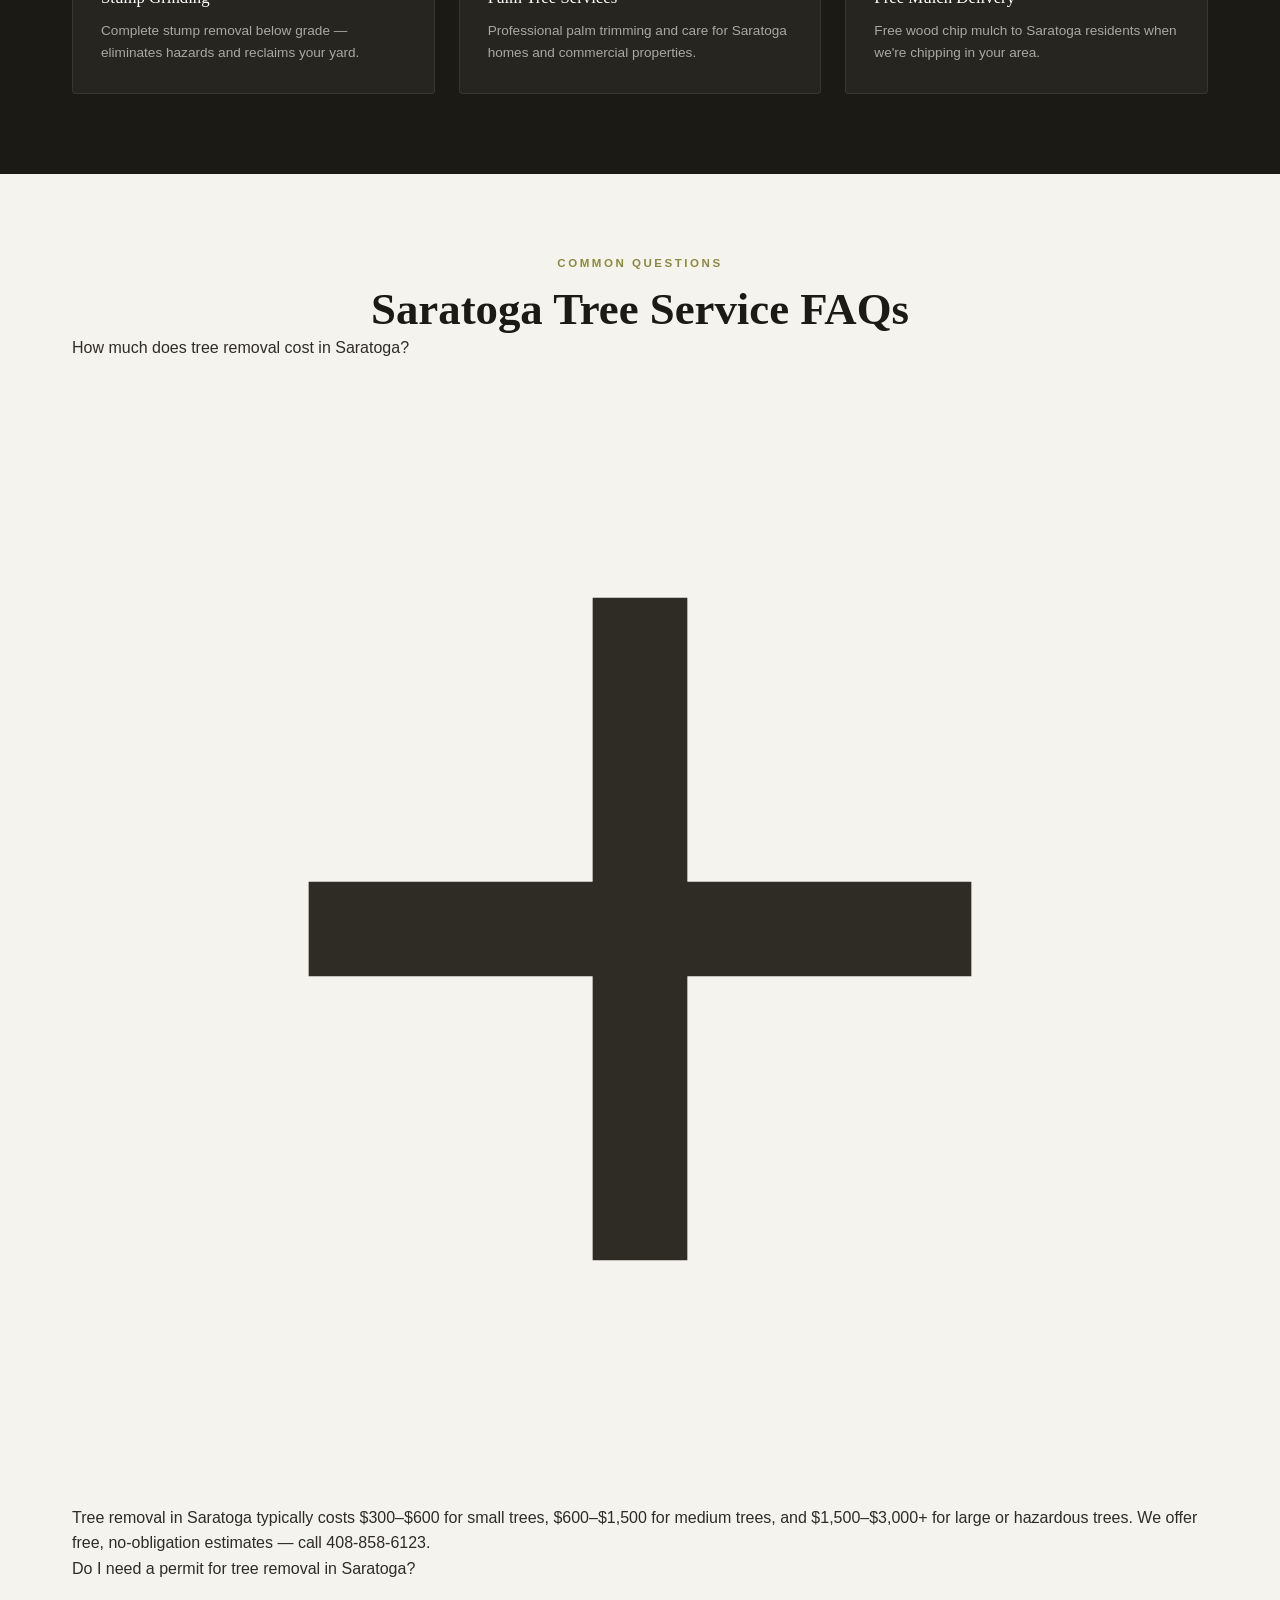
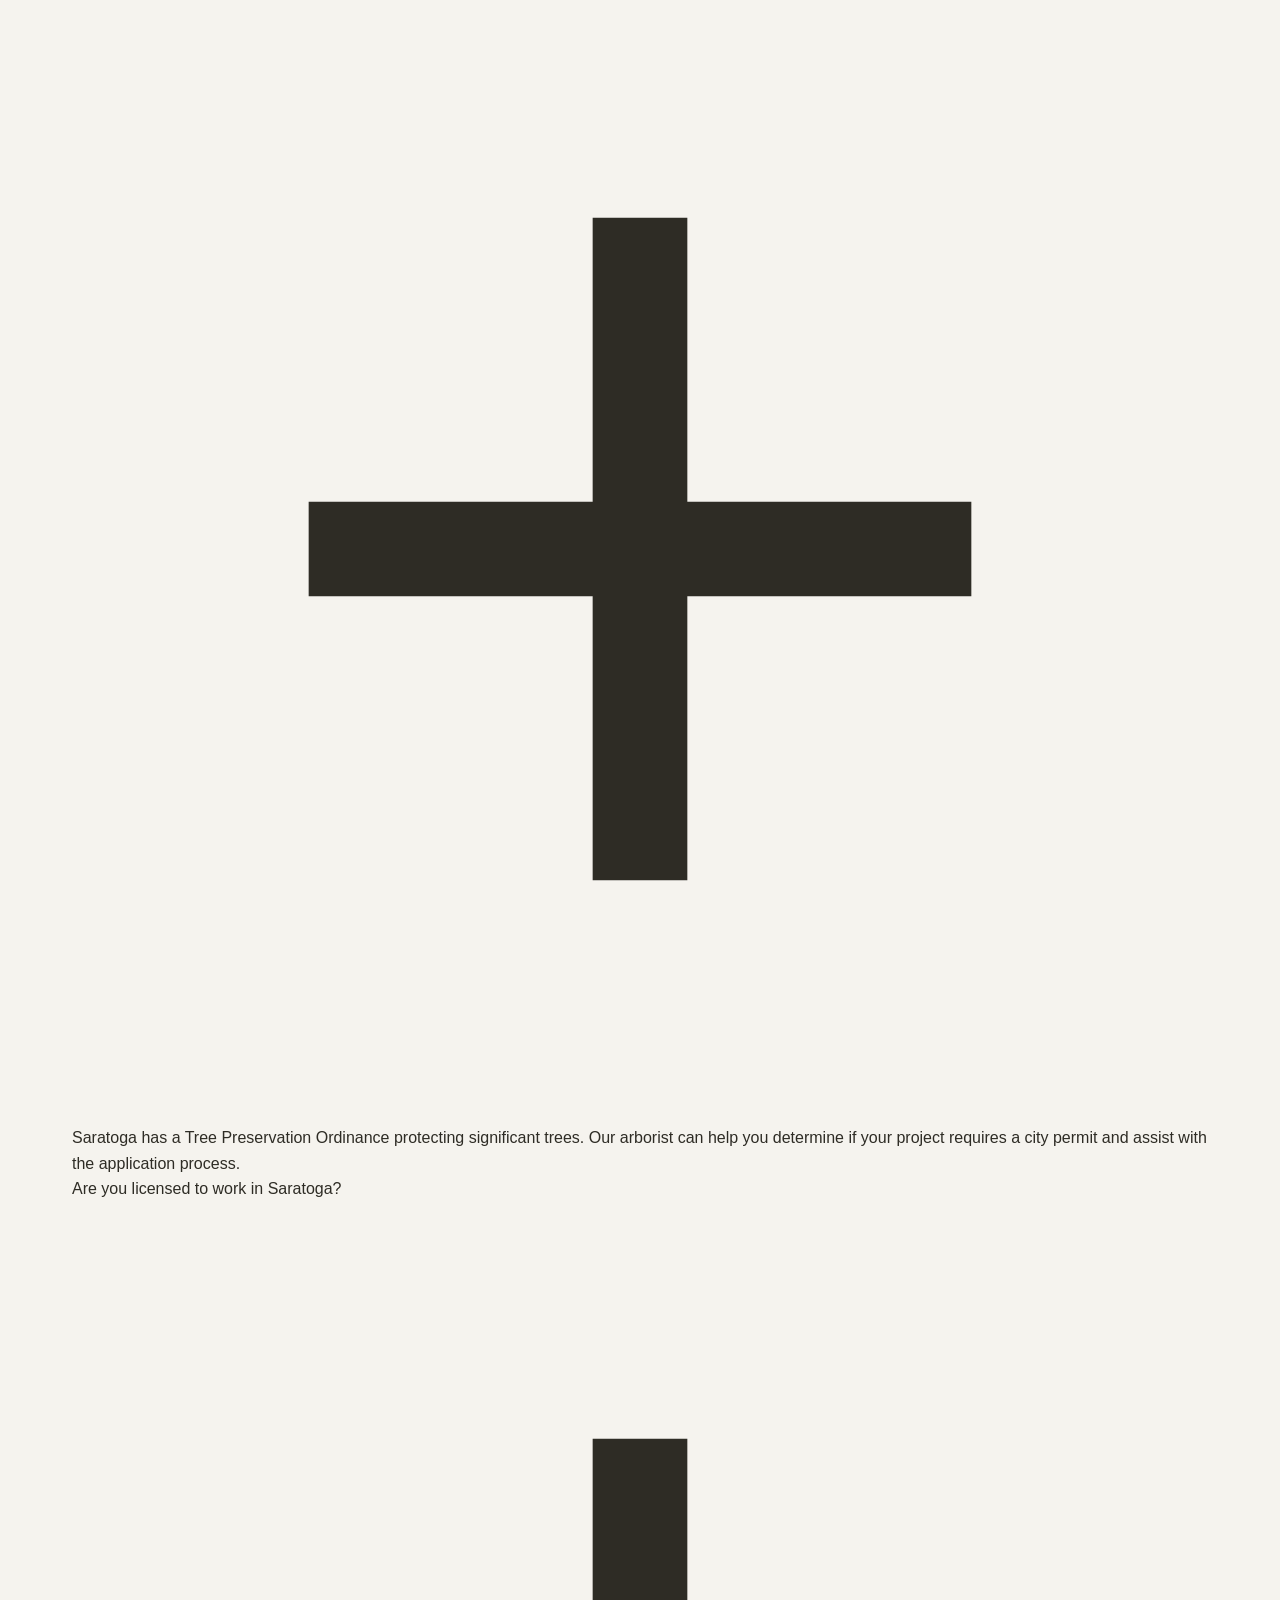
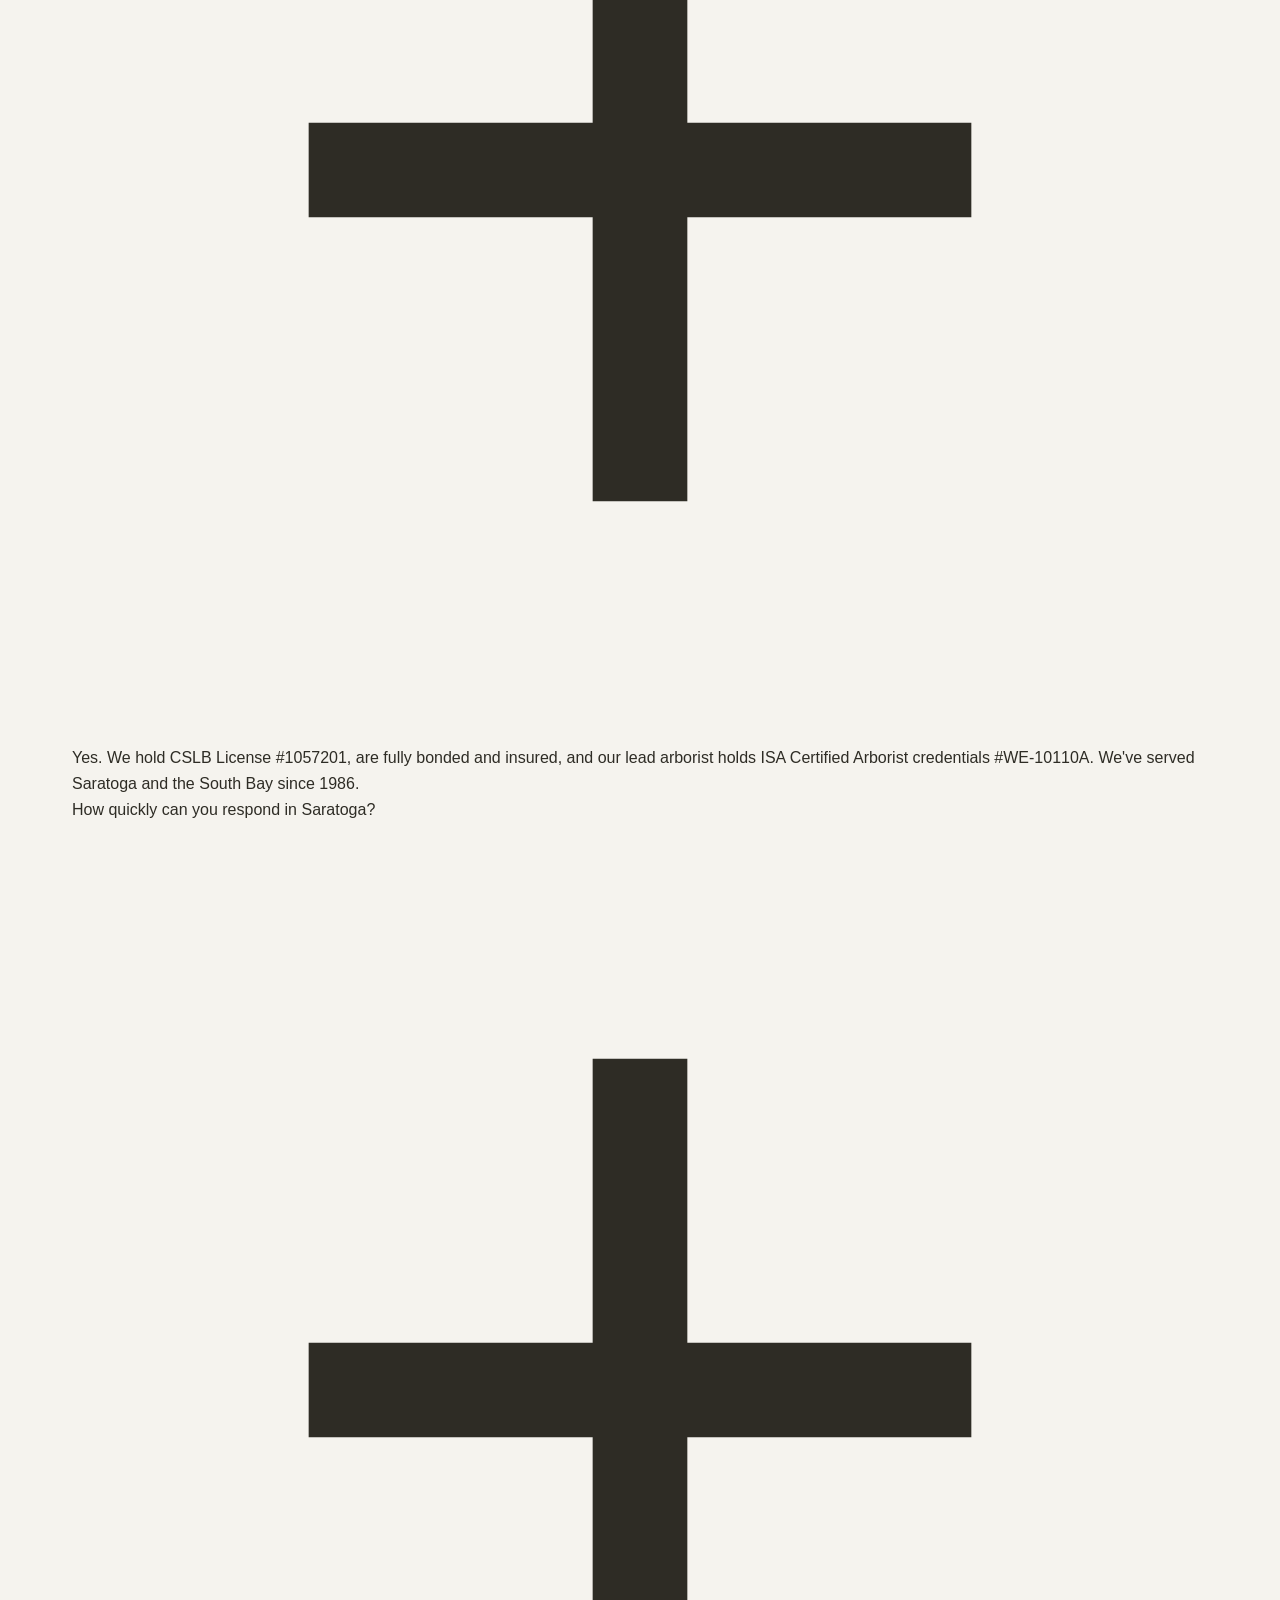
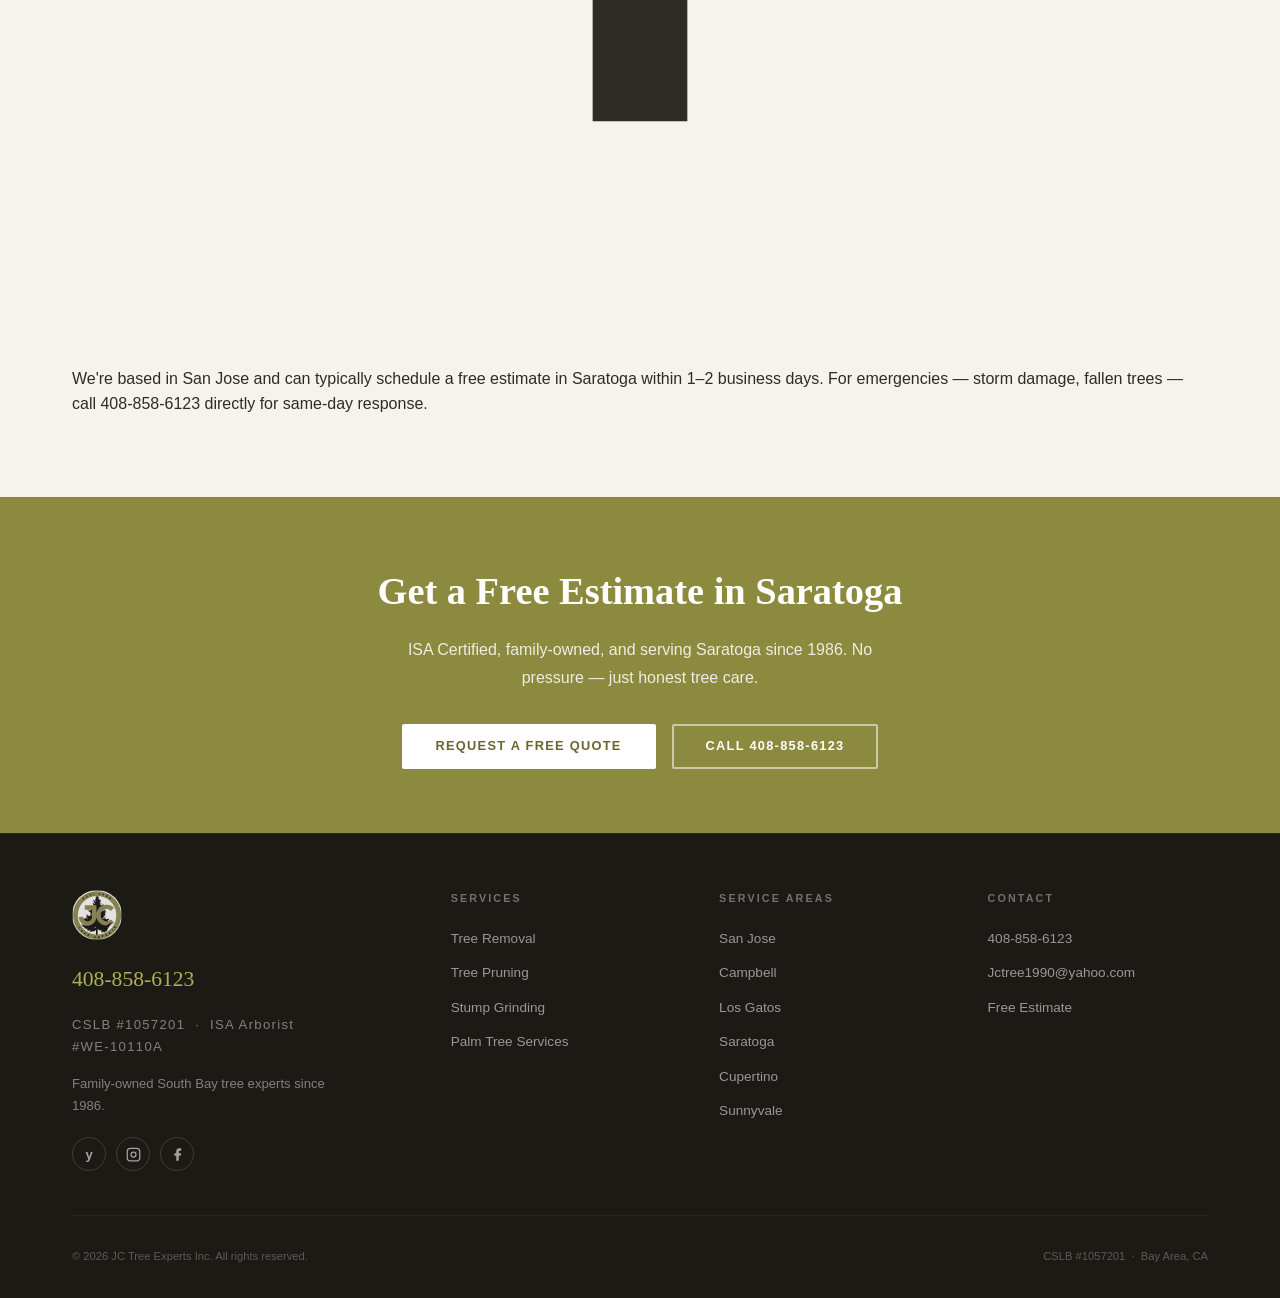
<file: saratoga-tree-service.html>
<!DOCTYPE html>
<html lang="en">
<head>
<!-- Google tag (gtag.js) -->
<script async src="https://www.googletagmanager.com/gtag/js?id=AW-649319874"></script>
<script>
  window.dataLayer = window.dataLayer || [];
  function gtag(){dataLayer.push(arguments);}
  gtag('js', new Date());
  gtag('config', 'AW-649319874');
</script>
<meta charset="UTF-8">
<meta name="viewport" content="width=device-width, initial-scale=1.0">
<script async src="https://www.googletagmanager.com/gtag/js?id=G-9QSV6HJD65"></script>
<script>window.dataLayer=window.dataLayer||[];function gtag(){dataLayer.push(arguments);}gtag('js',new Date());gtag('config','G-9QSV6HJD65');</script>
<title>Tree Service Saratoga, CA | JC Tree Experts — ISA Certified Arborists</title>
<meta name="description" content="Professional tree service in Saratoga, CA. Tree removal, pruning, stump grinding by ISA Certified Arborists. Family-owned since 1986. Free estimates — call 408-858-6123.">
<link rel="canonical" href="https://jctreeexperts.net/saratoga-tree-service.html">
<meta property="og:type" content="website">
<meta property="og:url" content="https://jctreeexperts.net/saratoga-tree-service.html">
<meta property="og:title" content="Tree Service Saratoga, CA | JC Tree Experts">
<meta property="og:description" content="ISA Certified tree removal, pruning &amp; stump grinding in Saratoga. Family-owned since 1986. Free estimates. Call 408-858-6123.">
<meta property="og:image" content="https://jctreeexperts.net/images/tree-removal.jpg">
<meta name="twitter:card" content="summary_large_image">
<meta name="twitter:title" content="Tree Service Saratoga, CA | JC Tree Experts">
<meta name="twitter:description" content="ISA Certified tree service in Saratoga since 1986. Free estimates. Call 408-858-6123.">
<meta name="twitter:image" content="https://jctreeexperts.net/images/tree-removal.jpg">
<script type="application/ld+json">
{"@context":"https://schema.org","@type":"TreeService","name":"JC Tree Experts","url":"https://jctreeexperts.net","telephone":"+14088586123","address":{"@type":"PostalAddress","streetAddress":"3713 Heritage Valley Dr","addressLocality":"San Jose","addressRegion":"CA","postalCode":"95148","addressCountry":"US"},"areaServed":"Saratoga, CA","aggregateRating":{"@type":"AggregateRating","ratingValue":"5","bestRating":"5","reviewCount":"102"}}
</script>
<link rel="stylesheet" href="styles.css">

<link rel="stylesheet" href="city-pages.css">
<style>.city-hero-bg{position:absolute;inset:0;background:url('images/tree-removal.jpg') center 30%/cover}</style>
</head>
<body>
<nav id="nav">
  <div class="wrap">
    <div class="nav-inner">
      <a href="index.html" class="nav-logo"><img src="images/logo.png" alt="JC Tree Experts"><div><div class="nav-logo-name">JC Tree Experts</div><span class="nav-logo-est">Est. 1986</span></div></a>
      <ul class="nav-links">
        <li><a href="index.html">Home</a></li>
        <li><a href="tree-services.html">Tree Services</a></li>
        <li><a href="tree-removal.html">Tree Removal</a></li>
        <li><a href="limit-liability.html">Limit Your Liability</a></li>
        <li><a href="free-mulch.html">Free Mulch</a></li>
        <li><a href="about.html">About</a></li>
        <li><a href="contact.html">Contact</a></li>
      </ul>
      <div class="nav-socials">
        <a href="https://www.yelp.com/biz/jc-tree-experts-san-jose" target="_blank" class="nav-social"><span style="font-weight:800;font-size:13px;line-height:1;font-family:Arial,sans-serif">y</span></a>
        <a href="https://www.instagram.com/jctreeexperts" target="_blank" class="nav-social"><svg viewBox="0 0 24 24" fill="none" stroke="currentColor" stroke-width="2"><rect x="2" y="2" width="20" height="20" rx="5"/><circle cx="12" cy="12" r="4"/><circle cx="17.5" cy="6.5" r=".5" fill="currentColor" stroke="none"/></svg></a>
        <a href="https://www.facebook.com/jctreeexperts" target="_blank" class="nav-social"><svg viewBox="0 0 24 24" fill="currentColor"><path d="M18 2h-3a5 5 0 00-5 5v3H7v4h3v8h4v-8h3l1-4h-4V7a1 1 0 011-1h3z"/></svg></a>
      </div>
      <div class="nav-cta"><a href="contact.html" class="btn btn-gold">Free Quote</a></div>
      <button class="hbg" id="hbg" aria-label="Open menu"><span></span><span></span><span></span></button>
    </div>
  </div>
</nav>
<div class="mob-menu" id="mobMenu">
  <a href="index.html" class="mob-link">Home</a>
  <a href="tree-services.html" class="mob-link">Tree Services</a>
  <a href="arborist.html" class="mob-link">Arborist</a>
  <a href="tree-removal.html" class="mob-link">Tree Removal</a>
  <a href="limit-liability.html" class="mob-link">Limit Your Liability</a>
  <a href="free-mulch.html" class="mob-link">Free Mulch</a>
  <a href="about.html" class="mob-link">About</a>
  <a href="contact.html" class="mob-link">Contact</a>
  <a href="contact.html" class="btn btn-gold mob-link">Get a Free Quote</a>
  <div class="mob-socials">
    <a href="https://www.yelp.com/biz/jc-tree-experts-san-jose" target="_blank" class="mob-social"><span style="font-weight:800;font-size:13px;line-height:1;font-family:Arial,sans-serif">y</span></a>
    <a href="https://www.instagram.com/jctreeexperts" target="_blank" class="mob-social"><svg viewBox="0 0 24 24" fill="none" stroke="currentColor" stroke-width="2"><rect x="2" y="2" width="20" height="20" rx="5"/><circle cx="12" cy="12" r="4"/></svg></a>
    <a href="https://www.facebook.com/jctreeexperts" target="_blank" class="mob-social"><svg viewBox="0 0 24 24" fill="currentColor"><path d="M18 2h-3a5 5 0 00-5 5v3H7v4h3v8h4v-8h3l1-4h-4V7a1 1 0 011-1h3z"/></svg></a>
  </div>
</div>

<section class="city-hero">
  <div class="city-hero-bg"></div>
  <div class="city-hero-ov"></div>
  <div class="wrap">
    <div class="city-hero-c">
      <p class="city-eyebrow fu">Saratoga, CA</p>
      <h1 class="city-h1 fu d1">Tree Service in<br>Saratoga, CA</h1>
      <p class="city-sub fu d2">ISA Certified Arborists serving Saratoga since 1986. Tree removal, pruning, stump grinding — licensed, insured, and locally trusted.</p>
      <div class="city-ctas fu d3">
        <a href="contact.html" class="btn btn-gold">Get a Free Estimate</a>
        <a href="tel:4088586123" class="btn btn-outline">Call 408-858-6123</a>
      </div>
    </div>
  </div>
</section>

<section class="city-intro">
  <div class="wrap">
    <div class="city-intro-grid">
      <div class="prose fu">
        <p class="sec-label">Saratoga Tree Experts</p>
        <h2 class="sec-h2">Your Trusted Saratoga<br>Tree Service</h2>
        <p>Saratoga's large, wooded properties and mature landscape are a defining feature of the city. JC Tree Experts has been trusted by Saratoga homeowners since 1986 to protect, maintain, and when necessary, safely remove the trees that make their properties special.</p>
        <p>We work routinely on Saratoga's large-lot residential properties, handling everything from single tree assessments to full-property tree management programs. Our ISA Certified Arborist brings science-based expertise to every visit.</p>
        <a href="contact.html" class="btn btn-gold" style="margin-top:.5rem">Schedule a Free Assessment</a>
      </div>
      <div class="fu d2">
        <div class="trust-box">
          <h4>Why Saratoga Homeowners Choose Us</h4>
          <div class="trust-item">Serving Saratoga since 1986</div>
          <div class="trust-item">ISA Certified Arborist on every job</div>
          <div class="trust-item">CSLB Licensed #1057201</div>
          <div class="trust-item">Fully bonded &amp; insured</div>
          <div class="trust-item">Free estimates — no pressure</div>
          <div class="trust-item">102+ 5-star Google reviews</div>
          <div class="trust-item">Free mulch for local residents</div>
        </div>
      </div>
    </div>
  </div>
</section>

<section class="city-services">
  <div class="wrap">
    <div class="fu" style="text-align:center">
      <p class="sec-label" style="color:var(--gold)">What We Do in Saratoga</p>
      <h2 class="sec-h2-light">Tree Services We Provide</h2>
    </div>
    <div class="city-svc-grid">
      <div class="city-svc-card fu"><div class="city-svc-icon"><svg viewBox="0 0 24 24" fill="none" stroke="currentColor" stroke-width="2"><path d="M17 21v-2a4 4 0 00-4-4H5a4 4 0 00-4 4v2"/><circle cx="9" cy="7" r="4"/></svg></div><div class="city-svc-name">Tree Removal</div><p class="city-svc-desc">Safe removal of any size tree in Saratoga. Residential and commercial, full cleanup included.</p></div>
      <div class="city-svc-card fu d1"><div class="city-svc-icon"><svg viewBox="0 0 24 24" fill="none" stroke="currentColor" stroke-width="2"><path d="M10.29 3.86L1.82 18a2 2 0 001.71 3h16.94a2 2 0 001.71-3L13.71 3.86a2 2 0 00-3.42 0z"/></svg></div><div class="city-svc-name">Hazard Tree Removal</div><p class="city-svc-desc">Emergency response for storm damage or dangerous trees in Saratoga. Available 7 days a week.</p></div>
      <div class="city-svc-card fu d2"><div class="city-svc-icon"><svg viewBox="0 0 24 24" fill="none" stroke="currentColor" stroke-width="2"><path d="M12 22s8-4 8-10V5l-8-3-8 3v7c0 6 8 10 8 10z"/></svg></div><div class="city-svc-name">Tree Pruning</div><p class="city-svc-desc">ISA-certified pruning to improve tree health, structure, and appearance. ANSI A300 standards.</p></div>
      <div class="city-svc-card fu d1"><div class="city-svc-icon"><svg viewBox="0 0 24 24" fill="none" stroke="currentColor" stroke-width="2"><circle cx="12" cy="12" r="10"/><line x1="12" y1="8" x2="12" y2="16"/><line x1="8" y1="12" x2="16" y2="12"/></svg></div><div class="city-svc-name">Stump Grinding</div><p class="city-svc-desc">Complete stump removal below grade — eliminates hazards and reclaims your yard.</p></div>
      <div class="city-svc-card fu d2"><div class="city-svc-icon"><svg viewBox="0 0 24 24" fill="none" stroke="currentColor" stroke-width="2"><rect x="3" y="3" width="18" height="18" rx="2"/><line x1="3" y1="9" x2="21" y2="9"/><line x1="9" y1="21" x2="9" y2="9"/></svg></div><div class="city-svc-name">Palm Tree Services</div><p class="city-svc-desc">Professional palm trimming and care for Saratoga homes and commercial properties.</p></div>
      <div class="city-svc-card fu d3"><div class="city-svc-icon"><svg viewBox="0 0 24 24" fill="none" stroke="currentColor" stroke-width="2"><polyline points="22 12 18 12 15 21 9 3 6 12 2 12"/></svg></div><div class="city-svc-name">Free Mulch Delivery</div><p class="city-svc-desc">Free wood chip mulch to Saratoga residents when we're chipping in your area.</p></div>
    </div>
  </div>
</section>

<section class="city-faq">
  <div class="wrap">
    <div style="text-align:center" class="fu">
      <p class="sec-label">Common Questions</p>
      <h2 class="sec-h2">Saratoga Tree Service FAQs</h2>
    </div>
    <div class="faq-list fu d1">
      <div class="faq-item"><div class="faq-q">How much does tree removal cost in Saratoga? <svg viewBox="0 0 24 24" fill="none" stroke="currentColor" stroke-width="2"><line x1="12" y1="5" x2="12" y2="19"/><line x1="5" y1="12" x2="19" y2="12"/></svg></div><div class="faq-a"><p>Tree removal in Saratoga typically costs $300–$600 for small trees, $600–$1,500 for medium trees, and $1,500–$3,000+ for large or hazardous trees. We offer free, no-obligation estimates — call 408-858-6123.</p></div></div>
      <div class="faq-item"><div class="faq-q">Do I need a permit for tree removal in Saratoga? <svg viewBox="0 0 24 24" fill="none" stroke="currentColor" stroke-width="2"><line x1="12" y1="5" x2="12" y2="19"/><line x1="5" y1="12" x2="19" y2="12"/></svg></div><div class="faq-a"><p>Saratoga has a Tree Preservation Ordinance protecting significant trees. Our arborist can help you determine if your project requires a city permit and assist with the application process.</p></div></div>
      <div class="faq-item"><div class="faq-q">Are you licensed to work in Saratoga? <svg viewBox="0 0 24 24" fill="none" stroke="currentColor" stroke-width="2"><line x1="12" y1="5" x2="12" y2="19"/><line x1="5" y1="12" x2="19" y2="12"/></svg></div><div class="faq-a"><p>Yes. We hold CSLB License #1057201, are fully bonded and insured, and our lead arborist holds ISA Certified Arborist credentials #WE-10110A. We've served Saratoga and the South Bay since 1986.</p></div></div>
      <div class="faq-item"><div class="faq-q">How quickly can you respond in Saratoga? <svg viewBox="0 0 24 24" fill="none" stroke="currentColor" stroke-width="2"><line x1="12" y1="5" x2="12" y2="19"/><line x1="5" y1="12" x2="19" y2="12"/></svg></div><div class="faq-a"><p>We're based in San Jose and can typically schedule a free estimate in Saratoga within 1–2 business days. For emergencies — storm damage, fallen trees — call 408-858-6123 directly for same-day response.</p></div></div>
    </div>
  </div>
</section>

<div class="city-cta">
  <div class="wrap">
    <h2>Get a Free Estimate in Saratoga</h2>
    <p>ISA Certified, family-owned, and serving Saratoga since 1986. No pressure — just honest tree care.</p>
    <div class="city-cta-btns">
      <a href="contact.html" class="btn btn-white">Request a Free Quote</a>
      <a href="tel:4088586123" class="btn btn-outline">Call 408-858-6123</a>
    </div>
  </div>
</div>

<footer>
  <div class="wrap">
    <div class="ft-grid">
      <div class="ft-brand">
        <img src="images/logo.png" alt="JC Tree Experts">
        <a href="tel:4088586123" class="ft-phone">408-858-6123</a>
        <p class="ft-lic">CSLB #1057201 &nbsp;·&nbsp; ISA Arborist #WE-10110A</p>
        <p>Family-owned South Bay tree experts since 1986.</p>
        <div class="ft-socials">
          <a href="https://www.yelp.com/biz/jc-tree-experts-san-jose" target="_blank" class="ft-social"><span style="font-weight:800;font-size:13px;line-height:1;font-family:Arial,sans-serif">y</span></a>
          <a href="https://www.instagram.com/jctreeexperts" target="_blank" class="ft-social"><svg viewBox="0 0 24 24" fill="none" stroke="currentColor" stroke-width="2"><rect x="2" y="2" width="20" height="20" rx="5"/><circle cx="12" cy="12" r="4"/><circle cx="17.5" cy="6.5" r=".5" fill="currentColor" stroke="none"/></svg></a>
          <a href="https://www.facebook.com/jctreeexperts" target="_blank" class="ft-social"><svg viewBox="0 0 24 24" fill="currentColor"><path d="M18 2h-3a5 5 0 00-5 5v3H7v4h3v8h4v-8h3l1-4h-4V7a1 1 0 011-1h3z"/></svg></a>
        </div>
      </div>
      <div class="ft-col"><h4>Services</h4><ul class="ft-links"><li><a href="tree-removal.html">Tree Removal</a></li><li><a href="tree-services.html">Tree Pruning</a></li><li><a href="tree-services.html">Stump Grinding</a></li><li><a href="tree-services.html">Palm Tree Services</a></li></ul></div>
      <div class="ft-col"><h4>Service Areas</h4><ul class="ft-links"><li><a href="san-jose-tree-service.html">San Jose</a></li><li><a href="campbell-tree-service.html">Campbell</a></li><li><a href="los-gatos-tree-service.html">Los Gatos</a></li><li><a href="saratoga-tree-service.html">Saratoga</a></li><li><a href="cupertino-tree-service.html">Cupertino</a></li><li><a href="sunnyvale-tree-service.html">Sunnyvale</a></li></ul></div>
      <div class="ft-col"><h4>Contact</h4><ul class="ft-links"><li><a href="tel:4088586123">408-858-6123</a></li><li><a href="mailto:Jctree1990@yahoo.com">Jctree1990@yahoo.com</a></li><li><a href="contact.html">Free Estimate</a></li></ul></div>
    </div>
    <div class="ft-bottom">
      <p>© 2026 JC Tree Experts Inc. All rights reserved.</p>
      <p>CSLB #1057201 &nbsp;·&nbsp; Bay Area, CA</p>
    </div>
  </div>
</footer>
<script src="scripts.js"></script>
</body>
</html>
</file>
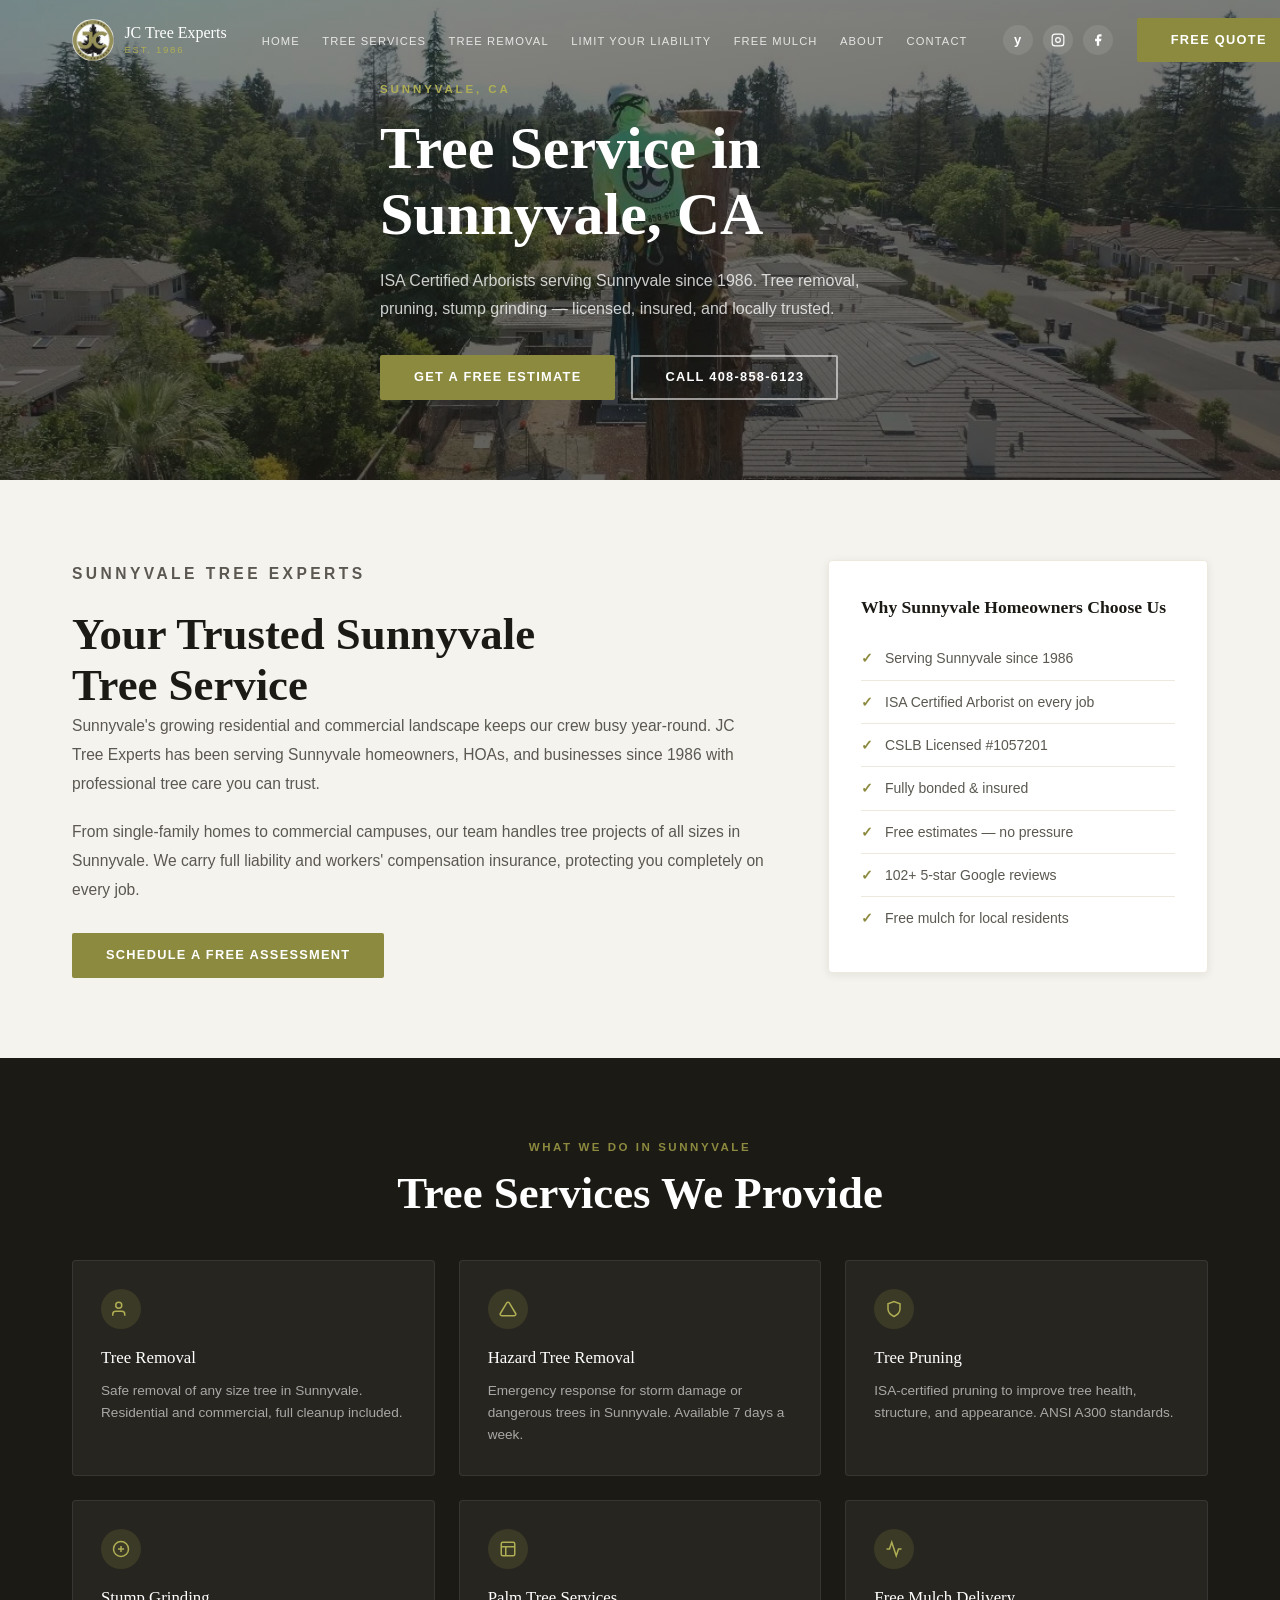
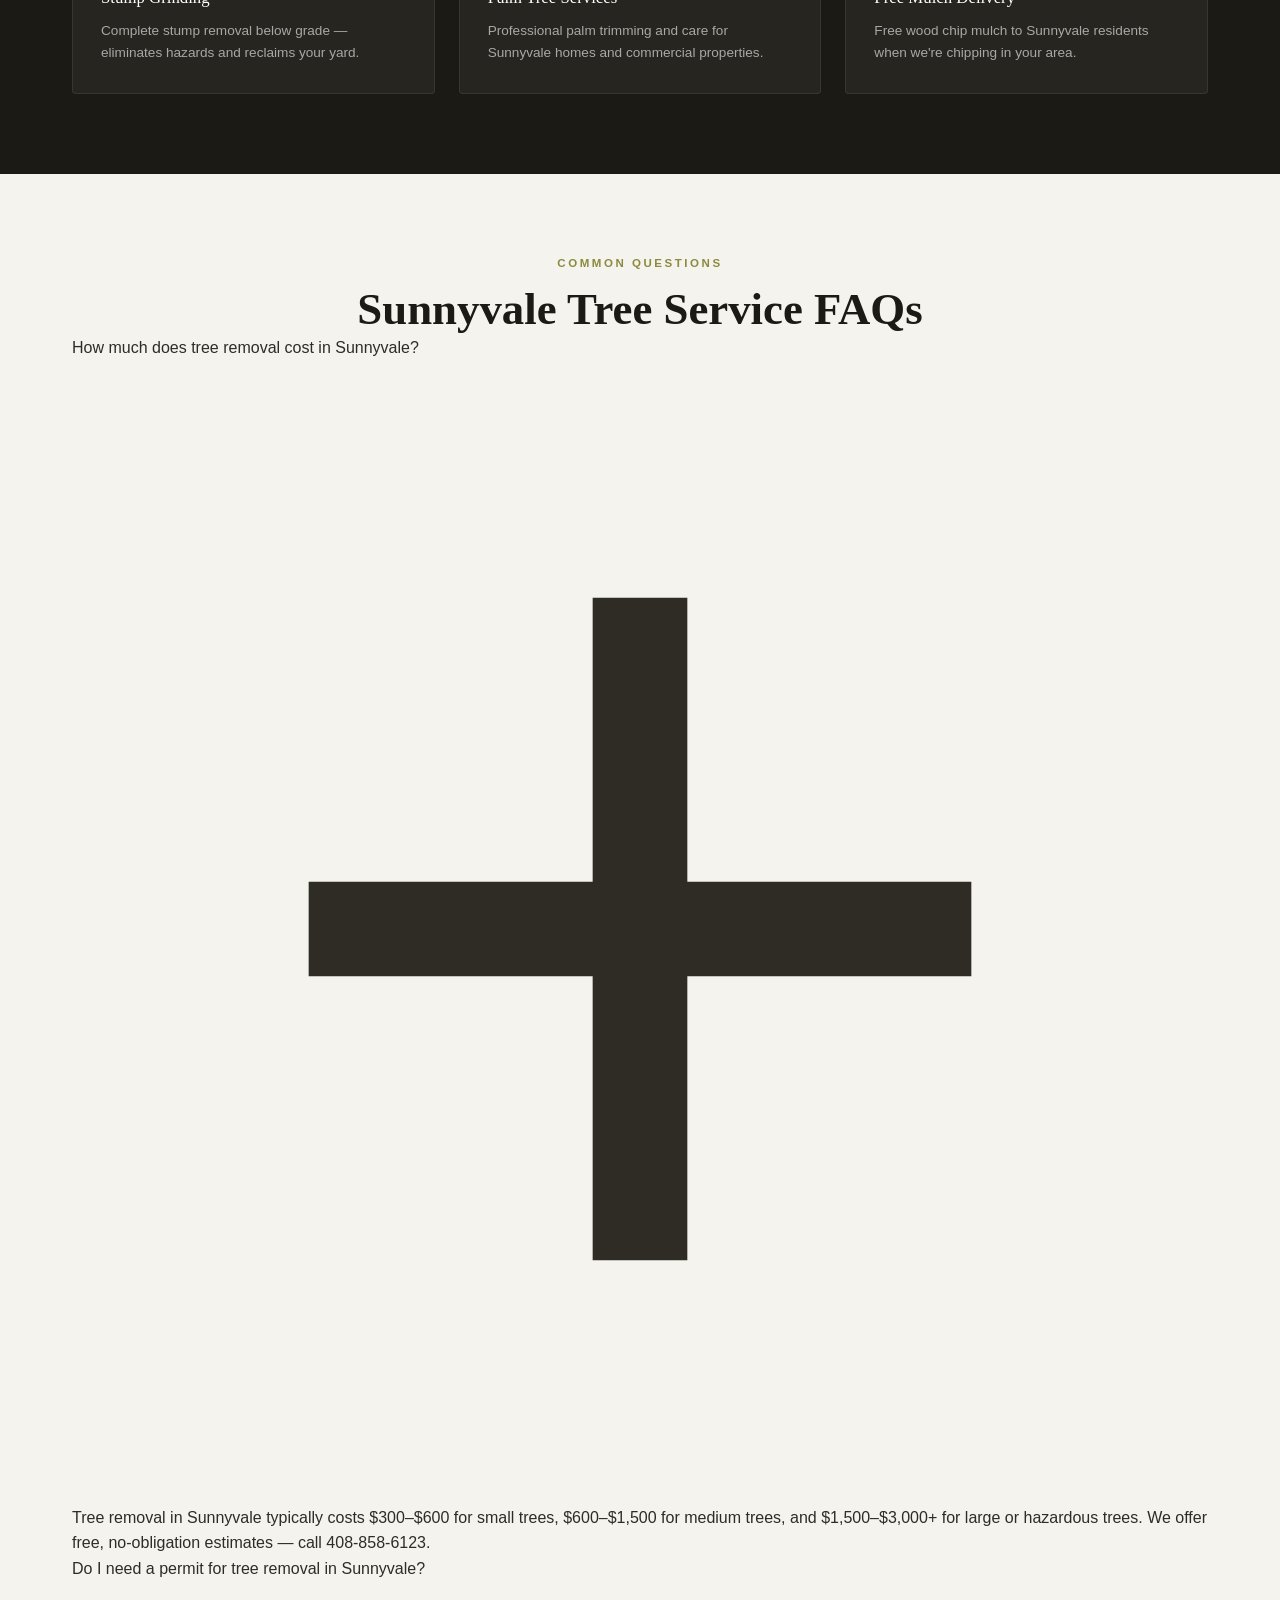
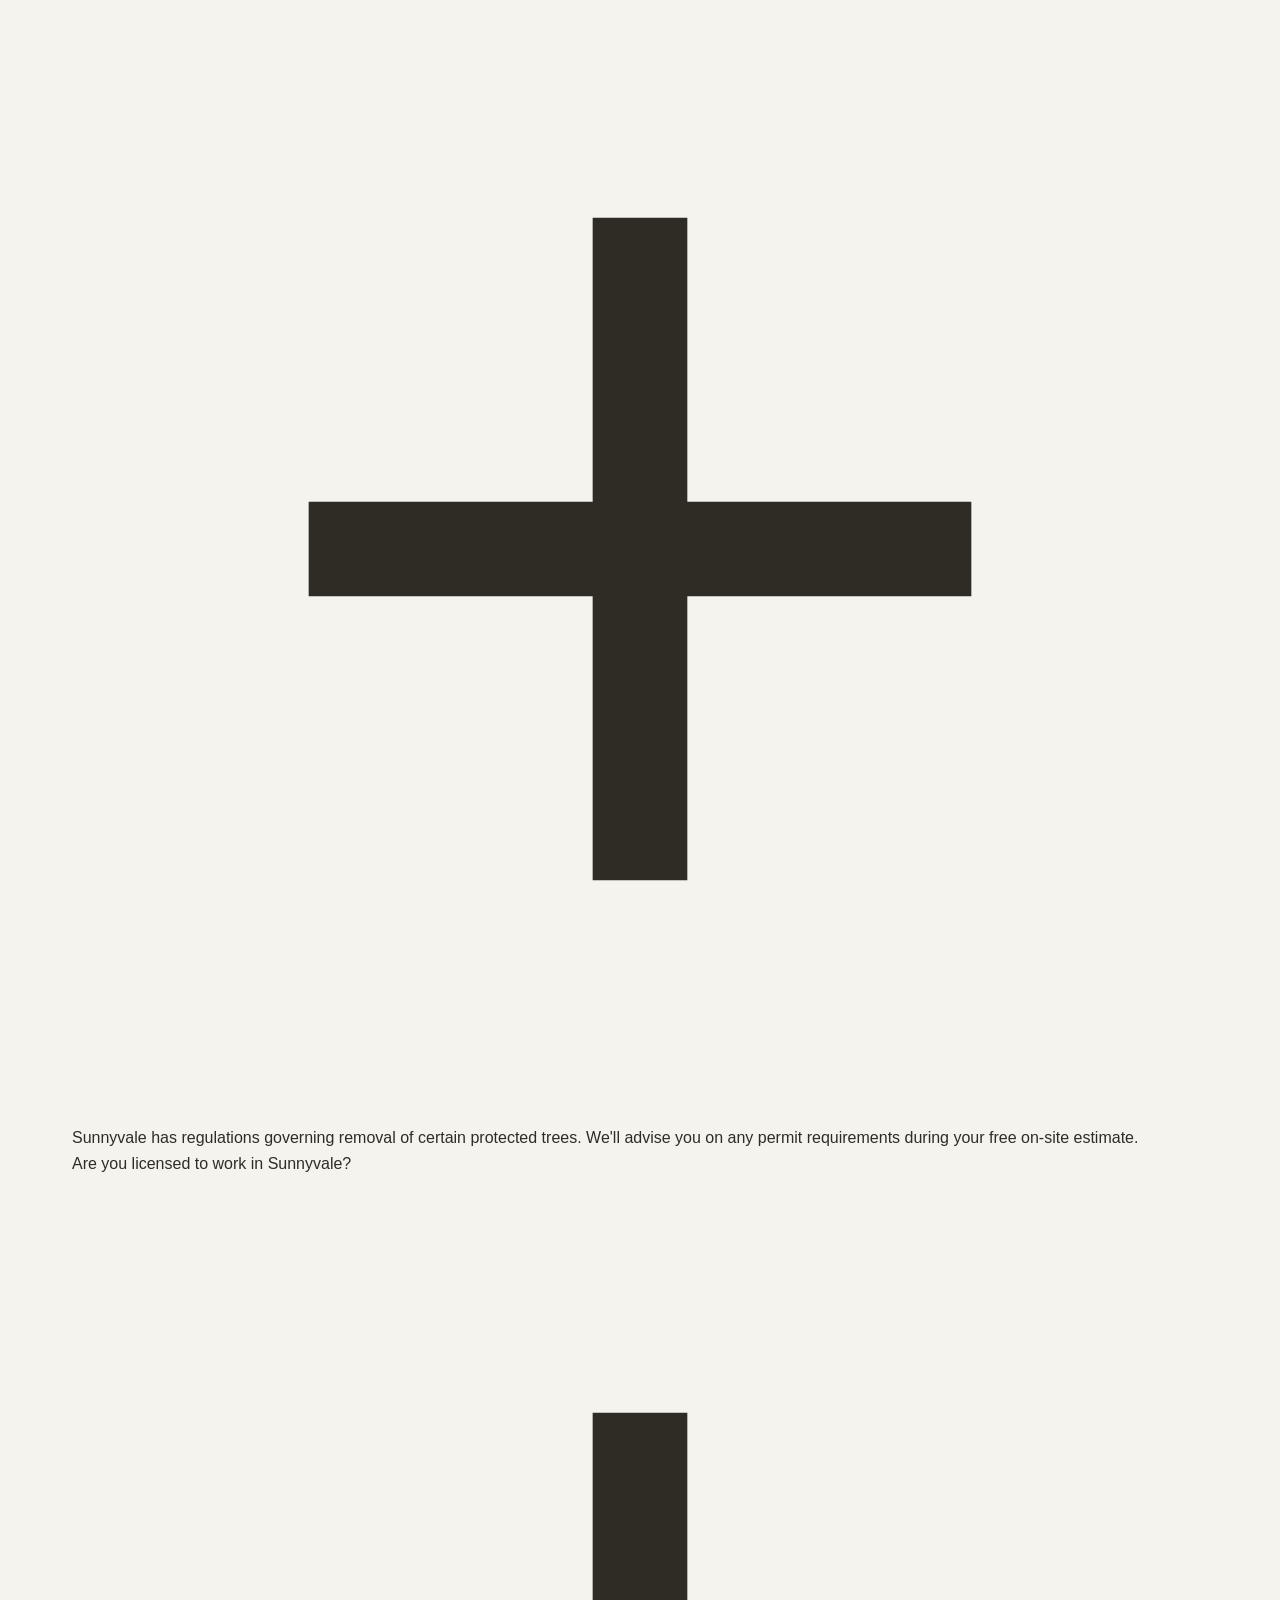
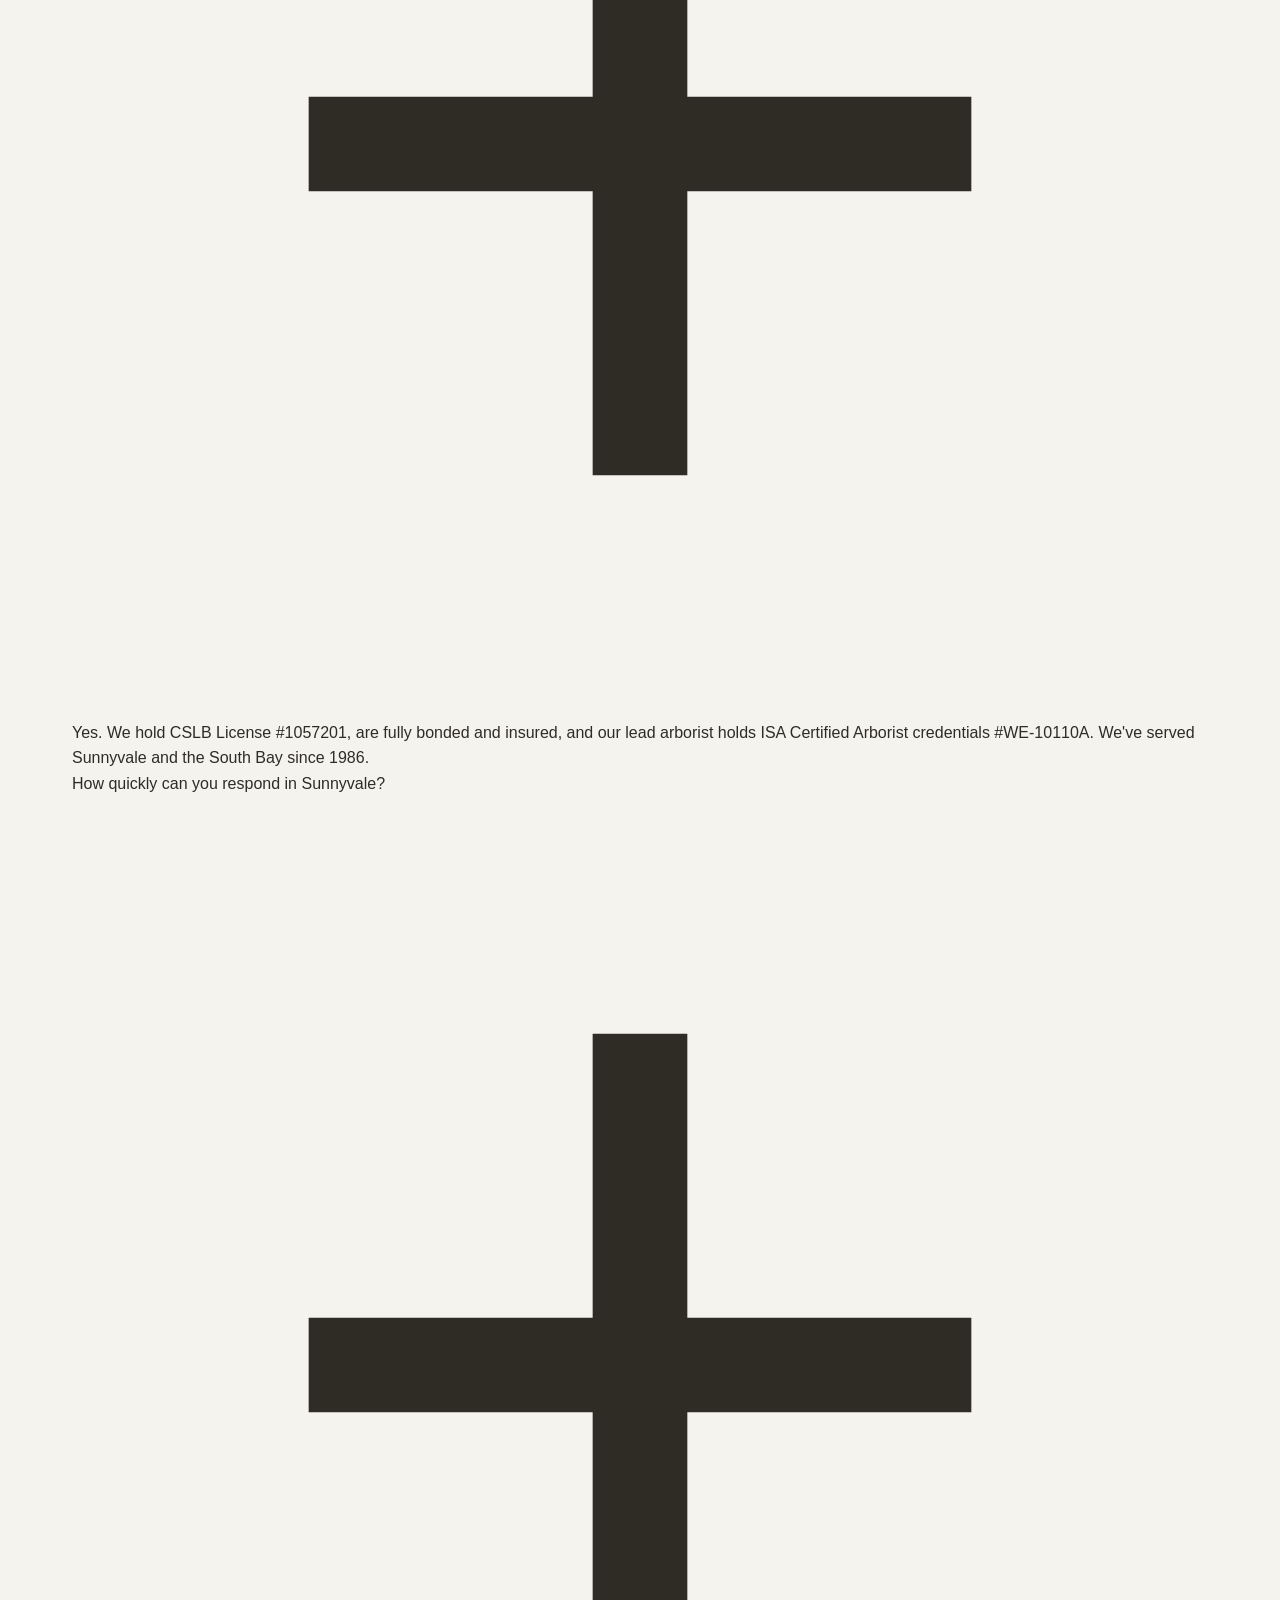
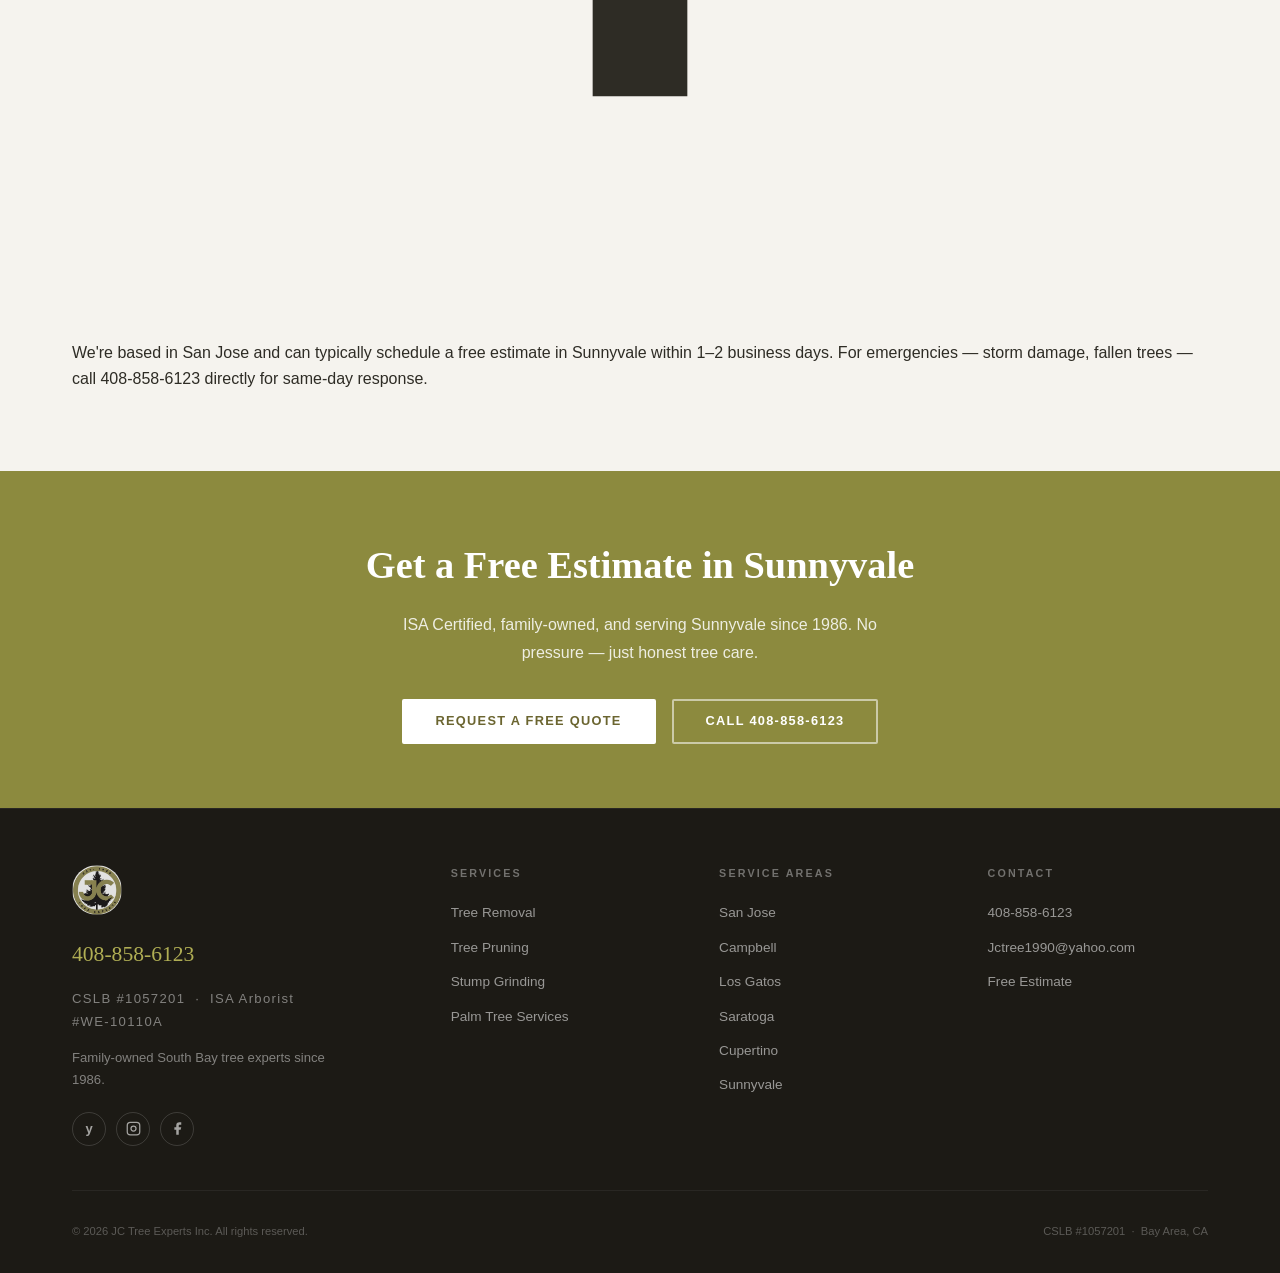
<file: sunnyvale-tree-service.html>
<!DOCTYPE html>
<html lang="en">
<head>
<!-- Google tag (gtag.js) -->
<script async src="https://www.googletagmanager.com/gtag/js?id=AW-649319874"></script>
<script>
  window.dataLayer = window.dataLayer || [];
  function gtag(){dataLayer.push(arguments);}
  gtag('js', new Date());
  gtag('config', 'AW-649319874');
</script>
<meta charset="UTF-8">
<meta name="viewport" content="width=device-width, initial-scale=1.0">
<script async src="https://www.googletagmanager.com/gtag/js?id=G-9QSV6HJD65"></script>
<script>window.dataLayer=window.dataLayer||[];function gtag(){dataLayer.push(arguments);}gtag('js',new Date());gtag('config','G-9QSV6HJD65');</script>
<title>Tree Service Sunnyvale, CA | JC Tree Experts — ISA Certified Arborists</title>
<meta name="description" content="Professional tree service in Sunnyvale, CA. Tree removal, pruning, stump grinding by ISA Certified Arborists. Family-owned since 1986. Free estimates — call 408-858-6123.">
<link rel="canonical" href="https://jctreeexperts.net/sunnyvale-tree-service.html">
<meta property="og:type" content="website">
<meta property="og:url" content="https://jctreeexperts.net/sunnyvale-tree-service.html">
<meta property="og:title" content="Tree Service Sunnyvale, CA | JC Tree Experts">
<meta property="og:description" content="ISA Certified tree removal, pruning &amp; stump grinding in Sunnyvale. Family-owned since 1986. Free estimates. Call 408-858-6123.">
<meta property="og:image" content="https://jctreeexperts.net/images/tree-removal.jpg">
<meta name="twitter:card" content="summary_large_image">
<meta name="twitter:title" content="Tree Service Sunnyvale, CA | JC Tree Experts">
<meta name="twitter:description" content="ISA Certified tree service in Sunnyvale since 1986. Free estimates. Call 408-858-6123.">
<meta name="twitter:image" content="https://jctreeexperts.net/images/tree-removal.jpg">
<script type="application/ld+json">
{"@context":"https://schema.org","@type":"TreeService","name":"JC Tree Experts","url":"https://jctreeexperts.net","telephone":"+14088586123","address":{"@type":"PostalAddress","streetAddress":"3713 Heritage Valley Dr","addressLocality":"San Jose","addressRegion":"CA","postalCode":"95148","addressCountry":"US"},"areaServed":"Sunnyvale, CA","aggregateRating":{"@type":"AggregateRating","ratingValue":"5","bestRating":"5","reviewCount":"102"}}
</script>
<link rel="stylesheet" href="styles.css">

<link rel="stylesheet" href="city-pages.css">
<style>.city-hero-bg{position:absolute;inset:0;background:url('images/tree-removal.jpg') center 30%/cover}</style>
</head>
<body>
<nav id="nav">
  <div class="wrap">
    <div class="nav-inner">
      <a href="index.html" class="nav-logo"><img src="images/logo.png" alt="JC Tree Experts"><div><div class="nav-logo-name">JC Tree Experts</div><span class="nav-logo-est">Est. 1986</span></div></a>
      <ul class="nav-links">
        <li><a href="index.html">Home</a></li>
        <li><a href="tree-services.html">Tree Services</a></li>
        <li><a href="tree-removal.html">Tree Removal</a></li>
        <li><a href="limit-liability.html">Limit Your Liability</a></li>
        <li><a href="free-mulch.html">Free Mulch</a></li>
        <li><a href="about.html">About</a></li>
        <li><a href="contact.html">Contact</a></li>
      </ul>
      <div class="nav-socials">
        <a href="https://www.yelp.com/biz/jc-tree-experts-san-jose" target="_blank" class="nav-social"><span style="font-weight:800;font-size:13px;line-height:1;font-family:Arial,sans-serif">y</span></a>
        <a href="https://www.instagram.com/jctreeexperts" target="_blank" class="nav-social"><svg viewBox="0 0 24 24" fill="none" stroke="currentColor" stroke-width="2"><rect x="2" y="2" width="20" height="20" rx="5"/><circle cx="12" cy="12" r="4"/><circle cx="17.5" cy="6.5" r=".5" fill="currentColor" stroke="none"/></svg></a>
        <a href="https://www.facebook.com/jctreeexperts" target="_blank" class="nav-social"><svg viewBox="0 0 24 24" fill="currentColor"><path d="M18 2h-3a5 5 0 00-5 5v3H7v4h3v8h4v-8h3l1-4h-4V7a1 1 0 011-1h3z"/></svg></a>
      </div>
      <div class="nav-cta"><a href="contact.html" class="btn btn-gold">Free Quote</a></div>
      <button class="hbg" id="hbg" aria-label="Open menu"><span></span><span></span><span></span></button>
    </div>
  </div>
</nav>
<div class="mob-menu" id="mobMenu">
  <a href="index.html" class="mob-link">Home</a>
  <a href="tree-services.html" class="mob-link">Tree Services</a>
  <a href="arborist.html" class="mob-link">Arborist</a>
  <a href="tree-removal.html" class="mob-link">Tree Removal</a>
  <a href="limit-liability.html" class="mob-link">Limit Your Liability</a>
  <a href="free-mulch.html" class="mob-link">Free Mulch</a>
  <a href="about.html" class="mob-link">About</a>
  <a href="contact.html" class="mob-link">Contact</a>
  <a href="contact.html" class="btn btn-gold mob-link">Get a Free Quote</a>
  <div class="mob-socials">
    <a href="https://www.yelp.com/biz/jc-tree-experts-san-jose" target="_blank" class="mob-social"><span style="font-weight:800;font-size:13px;line-height:1;font-family:Arial,sans-serif">y</span></a>
    <a href="https://www.instagram.com/jctreeexperts" target="_blank" class="mob-social"><svg viewBox="0 0 24 24" fill="none" stroke="currentColor" stroke-width="2"><rect x="2" y="2" width="20" height="20" rx="5"/><circle cx="12" cy="12" r="4"/></svg></a>
    <a href="https://www.facebook.com/jctreeexperts" target="_blank" class="mob-social"><svg viewBox="0 0 24 24" fill="currentColor"><path d="M18 2h-3a5 5 0 00-5 5v3H7v4h3v8h4v-8h3l1-4h-4V7a1 1 0 011-1h3z"/></svg></a>
  </div>
</div>

<section class="city-hero">
  <div class="city-hero-bg"></div>
  <div class="city-hero-ov"></div>
  <div class="wrap">
    <div class="city-hero-c">
      <p class="city-eyebrow fu">Sunnyvale, CA</p>
      <h1 class="city-h1 fu d1">Tree Service in<br>Sunnyvale, CA</h1>
      <p class="city-sub fu d2">ISA Certified Arborists serving Sunnyvale since 1986. Tree removal, pruning, stump grinding — licensed, insured, and locally trusted.</p>
      <div class="city-ctas fu d3">
        <a href="contact.html" class="btn btn-gold">Get a Free Estimate</a>
        <a href="tel:4088586123" class="btn btn-outline">Call 408-858-6123</a>
      </div>
    </div>
  </div>
</section>

<section class="city-intro">
  <div class="wrap">
    <div class="city-intro-grid">
      <div class="prose fu">
        <p class="sec-label">Sunnyvale Tree Experts</p>
        <h2 class="sec-h2">Your Trusted Sunnyvale<br>Tree Service</h2>
        <p>Sunnyvale's growing residential and commercial landscape keeps our crew busy year-round. JC Tree Experts has been serving Sunnyvale homeowners, HOAs, and businesses since 1986 with professional tree care you can trust.</p>
        <p>From single-family homes to commercial campuses, our team handles tree projects of all sizes in Sunnyvale. We carry full liability and workers' compensation insurance, protecting you completely on every job.</p>
        <a href="contact.html" class="btn btn-gold" style="margin-top:.5rem">Schedule a Free Assessment</a>
      </div>
      <div class="fu d2">
        <div class="trust-box">
          <h4>Why Sunnyvale Homeowners Choose Us</h4>
          <div class="trust-item">Serving Sunnyvale since 1986</div>
          <div class="trust-item">ISA Certified Arborist on every job</div>
          <div class="trust-item">CSLB Licensed #1057201</div>
          <div class="trust-item">Fully bonded &amp; insured</div>
          <div class="trust-item">Free estimates — no pressure</div>
          <div class="trust-item">102+ 5-star Google reviews</div>
          <div class="trust-item">Free mulch for local residents</div>
        </div>
      </div>
    </div>
  </div>
</section>

<section class="city-services">
  <div class="wrap">
    <div class="fu" style="text-align:center">
      <p class="sec-label" style="color:var(--gold)">What We Do in Sunnyvale</p>
      <h2 class="sec-h2-light">Tree Services We Provide</h2>
    </div>
    <div class="city-svc-grid">
      <div class="city-svc-card fu"><div class="city-svc-icon"><svg viewBox="0 0 24 24" fill="none" stroke="currentColor" stroke-width="2"><path d="M17 21v-2a4 4 0 00-4-4H5a4 4 0 00-4 4v2"/><circle cx="9" cy="7" r="4"/></svg></div><div class="city-svc-name">Tree Removal</div><p class="city-svc-desc">Safe removal of any size tree in Sunnyvale. Residential and commercial, full cleanup included.</p></div>
      <div class="city-svc-card fu d1"><div class="city-svc-icon"><svg viewBox="0 0 24 24" fill="none" stroke="currentColor" stroke-width="2"><path d="M10.29 3.86L1.82 18a2 2 0 001.71 3h16.94a2 2 0 001.71-3L13.71 3.86a2 2 0 00-3.42 0z"/></svg></div><div class="city-svc-name">Hazard Tree Removal</div><p class="city-svc-desc">Emergency response for storm damage or dangerous trees in Sunnyvale. Available 7 days a week.</p></div>
      <div class="city-svc-card fu d2"><div class="city-svc-icon"><svg viewBox="0 0 24 24" fill="none" stroke="currentColor" stroke-width="2"><path d="M12 22s8-4 8-10V5l-8-3-8 3v7c0 6 8 10 8 10z"/></svg></div><div class="city-svc-name">Tree Pruning</div><p class="city-svc-desc">ISA-certified pruning to improve tree health, structure, and appearance. ANSI A300 standards.</p></div>
      <div class="city-svc-card fu d1"><div class="city-svc-icon"><svg viewBox="0 0 24 24" fill="none" stroke="currentColor" stroke-width="2"><circle cx="12" cy="12" r="10"/><line x1="12" y1="8" x2="12" y2="16"/><line x1="8" y1="12" x2="16" y2="12"/></svg></div><div class="city-svc-name">Stump Grinding</div><p class="city-svc-desc">Complete stump removal below grade — eliminates hazards and reclaims your yard.</p></div>
      <div class="city-svc-card fu d2"><div class="city-svc-icon"><svg viewBox="0 0 24 24" fill="none" stroke="currentColor" stroke-width="2"><rect x="3" y="3" width="18" height="18" rx="2"/><line x1="3" y1="9" x2="21" y2="9"/><line x1="9" y1="21" x2="9" y2="9"/></svg></div><div class="city-svc-name">Palm Tree Services</div><p class="city-svc-desc">Professional palm trimming and care for Sunnyvale homes and commercial properties.</p></div>
      <div class="city-svc-card fu d3"><div class="city-svc-icon"><svg viewBox="0 0 24 24" fill="none" stroke="currentColor" stroke-width="2"><polyline points="22 12 18 12 15 21 9 3 6 12 2 12"/></svg></div><div class="city-svc-name">Free Mulch Delivery</div><p class="city-svc-desc">Free wood chip mulch to Sunnyvale residents when we're chipping in your area.</p></div>
    </div>
  </div>
</section>

<section class="city-faq">
  <div class="wrap">
    <div style="text-align:center" class="fu">
      <p class="sec-label">Common Questions</p>
      <h2 class="sec-h2">Sunnyvale Tree Service FAQs</h2>
    </div>
    <div class="faq-list fu d1">
      <div class="faq-item"><div class="faq-q">How much does tree removal cost in Sunnyvale? <svg viewBox="0 0 24 24" fill="none" stroke="currentColor" stroke-width="2"><line x1="12" y1="5" x2="12" y2="19"/><line x1="5" y1="12" x2="19" y2="12"/></svg></div><div class="faq-a"><p>Tree removal in Sunnyvale typically costs $300–$600 for small trees, $600–$1,500 for medium trees, and $1,500–$3,000+ for large or hazardous trees. We offer free, no-obligation estimates — call 408-858-6123.</p></div></div>
      <div class="faq-item"><div class="faq-q">Do I need a permit for tree removal in Sunnyvale? <svg viewBox="0 0 24 24" fill="none" stroke="currentColor" stroke-width="2"><line x1="12" y1="5" x2="12" y2="19"/><line x1="5" y1="12" x2="19" y2="12"/></svg></div><div class="faq-a"><p>Sunnyvale has regulations governing removal of certain protected trees. We'll advise you on any permit requirements during your free on-site estimate.</p></div></div>
      <div class="faq-item"><div class="faq-q">Are you licensed to work in Sunnyvale? <svg viewBox="0 0 24 24" fill="none" stroke="currentColor" stroke-width="2"><line x1="12" y1="5" x2="12" y2="19"/><line x1="5" y1="12" x2="19" y2="12"/></svg></div><div class="faq-a"><p>Yes. We hold CSLB License #1057201, are fully bonded and insured, and our lead arborist holds ISA Certified Arborist credentials #WE-10110A. We've served Sunnyvale and the South Bay since 1986.</p></div></div>
      <div class="faq-item"><div class="faq-q">How quickly can you respond in Sunnyvale? <svg viewBox="0 0 24 24" fill="none" stroke="currentColor" stroke-width="2"><line x1="12" y1="5" x2="12" y2="19"/><line x1="5" y1="12" x2="19" y2="12"/></svg></div><div class="faq-a"><p>We're based in San Jose and can typically schedule a free estimate in Sunnyvale within 1–2 business days. For emergencies — storm damage, fallen trees — call 408-858-6123 directly for same-day response.</p></div></div>
    </div>
  </div>
</section>

<div class="city-cta">
  <div class="wrap">
    <h2>Get a Free Estimate in Sunnyvale</h2>
    <p>ISA Certified, family-owned, and serving Sunnyvale since 1986. No pressure — just honest tree care.</p>
    <div class="city-cta-btns">
      <a href="contact.html" class="btn btn-white">Request a Free Quote</a>
      <a href="tel:4088586123" class="btn btn-outline">Call 408-858-6123</a>
    </div>
  </div>
</div>

<footer>
  <div class="wrap">
    <div class="ft-grid">
      <div class="ft-brand">
        <img src="images/logo.png" alt="JC Tree Experts">
        <a href="tel:4088586123" class="ft-phone">408-858-6123</a>
        <p class="ft-lic">CSLB #1057201 &nbsp;·&nbsp; ISA Arborist #WE-10110A</p>
        <p>Family-owned South Bay tree experts since 1986.</p>
        <div class="ft-socials">
          <a href="https://www.yelp.com/biz/jc-tree-experts-san-jose" target="_blank" class="ft-social"><span style="font-weight:800;font-size:13px;line-height:1;font-family:Arial,sans-serif">y</span></a>
          <a href="https://www.instagram.com/jctreeexperts" target="_blank" class="ft-social"><svg viewBox="0 0 24 24" fill="none" stroke="currentColor" stroke-width="2"><rect x="2" y="2" width="20" height="20" rx="5"/><circle cx="12" cy="12" r="4"/><circle cx="17.5" cy="6.5" r=".5" fill="currentColor" stroke="none"/></svg></a>
          <a href="https://www.facebook.com/jctreeexperts" target="_blank" class="ft-social"><svg viewBox="0 0 24 24" fill="currentColor"><path d="M18 2h-3a5 5 0 00-5 5v3H7v4h3v8h4v-8h3l1-4h-4V7a1 1 0 011-1h3z"/></svg></a>
        </div>
      </div>
      <div class="ft-col"><h4>Services</h4><ul class="ft-links"><li><a href="tree-removal.html">Tree Removal</a></li><li><a href="tree-services.html">Tree Pruning</a></li><li><a href="tree-services.html">Stump Grinding</a></li><li><a href="tree-services.html">Palm Tree Services</a></li></ul></div>
      <div class="ft-col"><h4>Service Areas</h4><ul class="ft-links"><li><a href="san-jose-tree-service.html">San Jose</a></li><li><a href="campbell-tree-service.html">Campbell</a></li><li><a href="los-gatos-tree-service.html">Los Gatos</a></li><li><a href="saratoga-tree-service.html">Saratoga</a></li><li><a href="cupertino-tree-service.html">Cupertino</a></li><li><a href="sunnyvale-tree-service.html">Sunnyvale</a></li></ul></div>
      <div class="ft-col"><h4>Contact</h4><ul class="ft-links"><li><a href="tel:4088586123">408-858-6123</a></li><li><a href="mailto:Jctree1990@yahoo.com">Jctree1990@yahoo.com</a></li><li><a href="contact.html">Free Estimate</a></li></ul></div>
    </div>
    <div class="ft-bottom">
      <p>© 2026 JC Tree Experts Inc. All rights reserved.</p>
      <p>CSLB #1057201 &nbsp;·&nbsp; Bay Area, CA</p>
    </div>
  </div>
</footer>
<script src="scripts.js"></script>
</body>
</html>
</file>
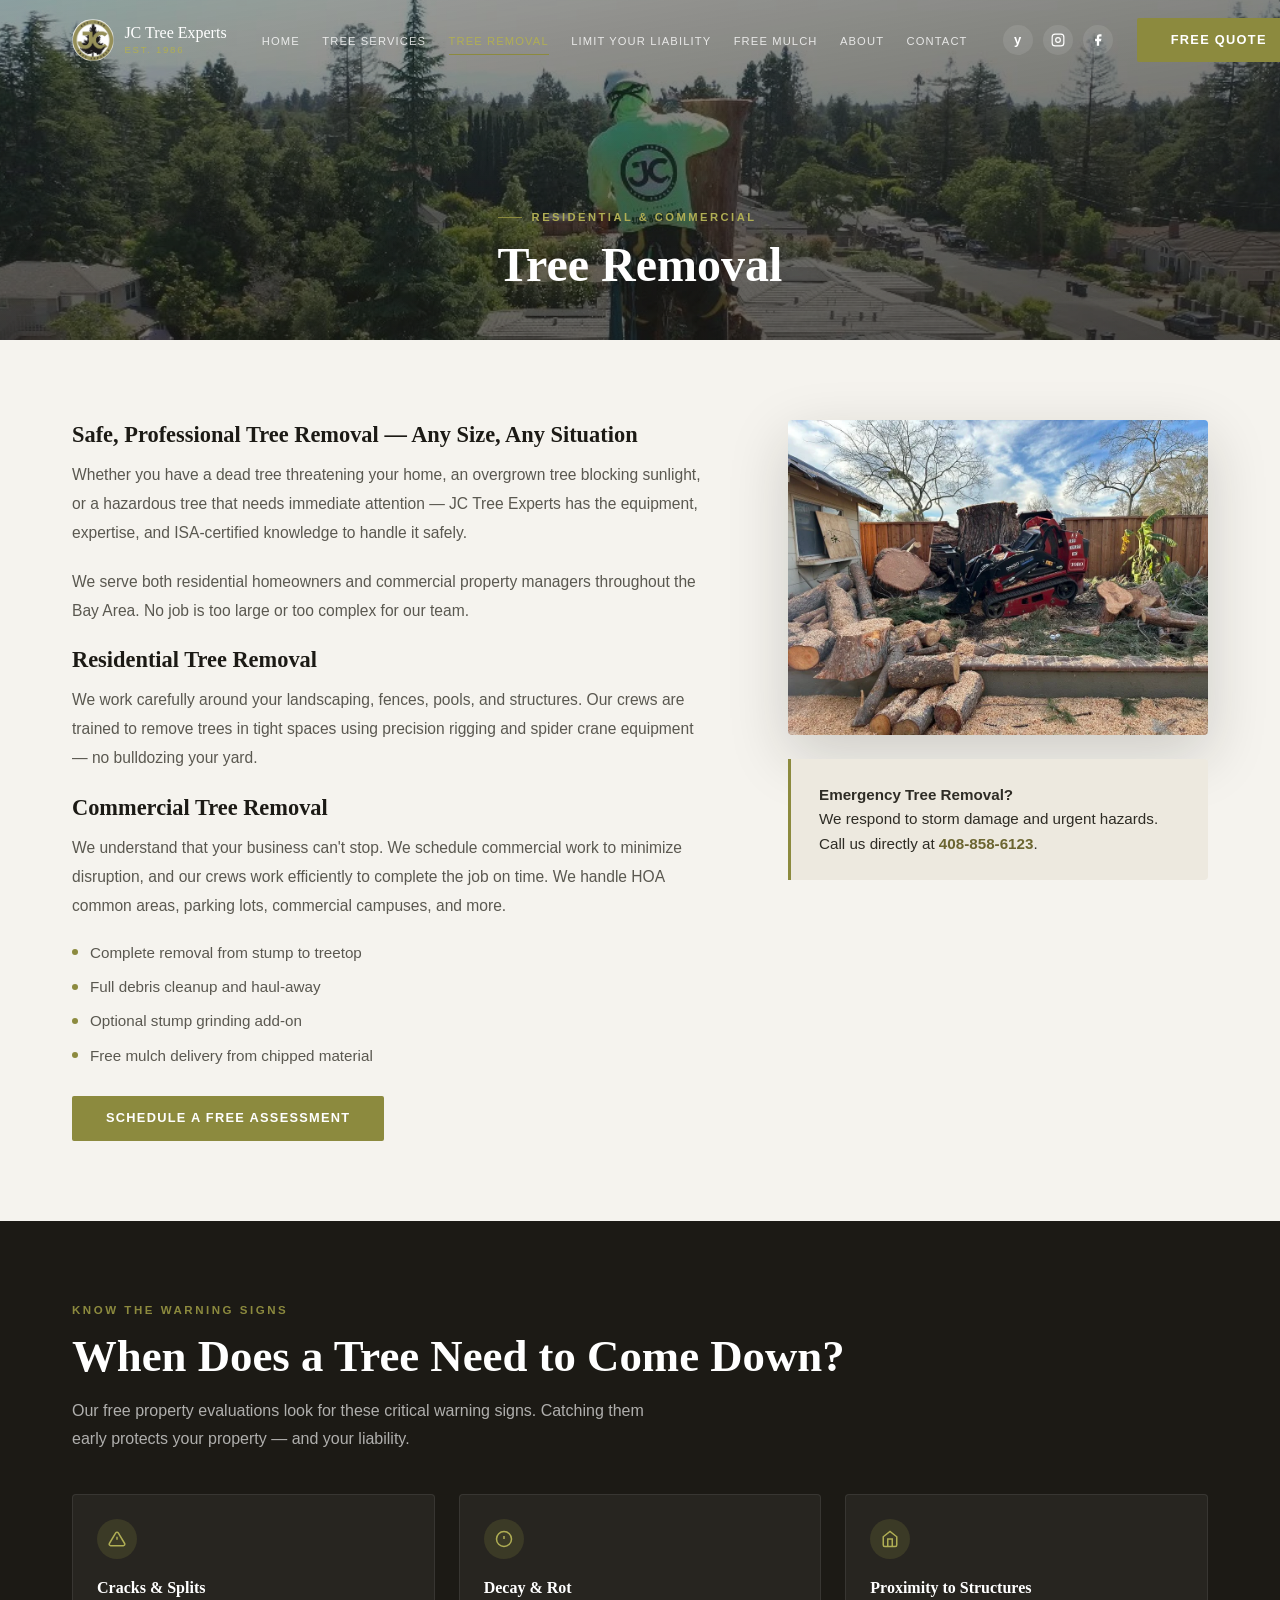
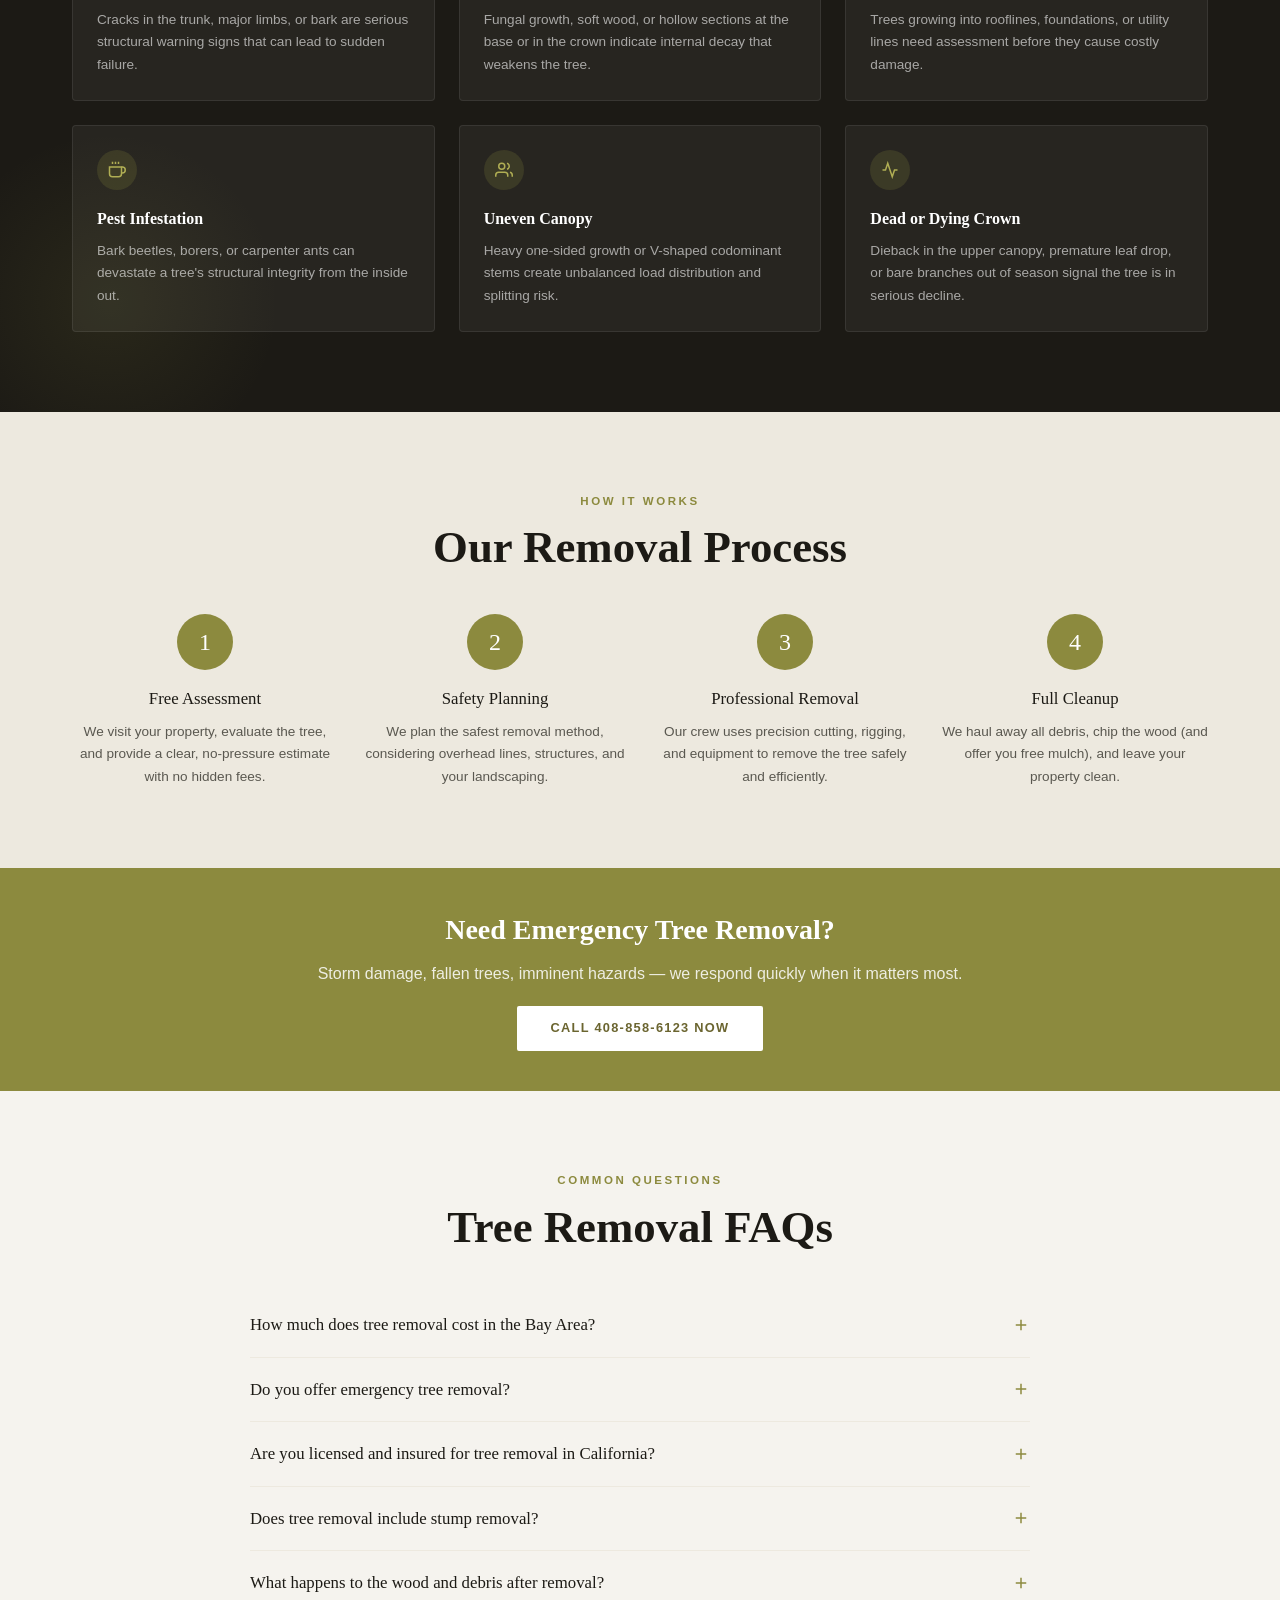
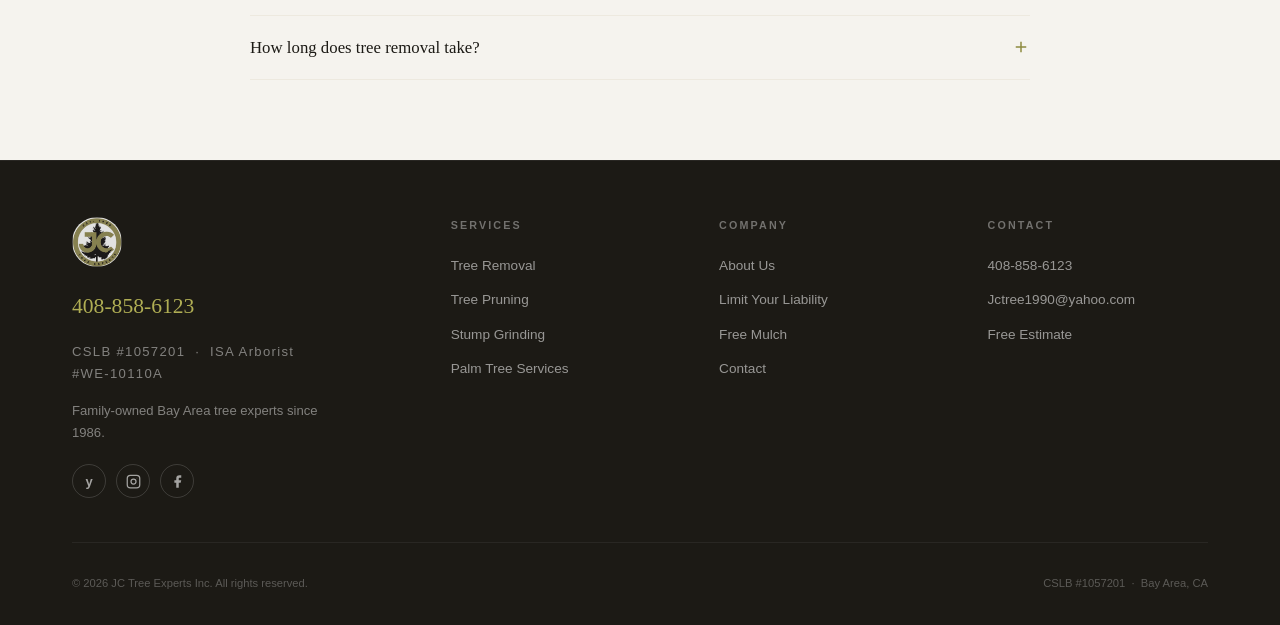
<file: tree-removal.html>
<!DOCTYPE html>
<html lang="en">
<head>
<!-- Google tag (gtag.js) -->
<script async src="https://www.googletagmanager.com/gtag/js?id=AW-649319874"></script>
<script>
  window.dataLayer = window.dataLayer || [];
  function gtag(){dataLayer.push(arguments);}
  gtag('js', new Date());
  gtag('config', 'AW-649319874');
</script>
<meta charset="UTF-8">
<meta name="viewport" content="width=device-width, initial-scale=1.0">
<script async src="https://www.googletagmanager.com/gtag/js?id=G-9QSV6HJD65"></script>
<script>window.dataLayer=window.dataLayer||[];function gtag(){dataLayer.push(arguments);}gtag('js',new Date());gtag('config','G-9QSV6HJD65');</script>
<title>Tree Removal San Jose & Bay Area | JC Tree Experts — Free Estimates</title>
<meta name="description" content="Expert tree removal in San Jose & the Bay Area. Residential, commercial, and emergency hazard removal. ISA Certified Arborists since 1986. Free estimates — call 408-858-6123.">
<link rel="canonical" href="https://jctreeexperts.net/tree-removal.html">
<meta property="og:type" content="website">
<meta property="og:url" content="https://jctreeexperts.net/tree-removal.html">
<meta property="og:title" content="Tree Removal San Jose & Bay Area | JC Tree Experts">
<meta property="og:description" content="Expert tree removal — residential, commercial, and emergency. ISA Certified Arborists. Free estimates. Call 408-858-6123.">
<meta property="og:image" content="https://jctreeexperts.net/images/tree-removal.jpg">
<meta name="twitter:card" content="summary_large_image">
<meta name="twitter:title" content="Tree Removal San Jose & Bay Area | JC Tree Experts">
<meta name="twitter:description" content="ISA Certified tree removal in the Bay Area. Free estimates. Call 408-858-6123.">
<meta name="twitter:image" content="https://jctreeexperts.net/images/tree-removal.jpg">
<script type="application/ld+json">
{"@context":"https://schema.org","@type":"FAQPage","mainEntity":[{"@type":"Question","name":"How much does tree removal cost in the Bay Area?","acceptedAnswer":{"@type":"Answer","text":"Tree removal costs in the Bay Area vary based on tree size, location, and access. Small trees typically cost $300–$600, medium trees $600–$1,500, and large or hazardous trees can range from $1,500–$3,000+. JC Tree Experts offers free, no-obligation estimates — call 408-858-6123 or submit our contact form."}},{"@type":"Question","name":"Do you offer emergency tree removal?","acceptedAnswer":{"@type":"Answer","text":"Yes. We respond to storm damage, fallen trees, and urgent hazards. Call us directly at 408-858-6123 for emergency service in San Jose and the South Bay Area."}},{"@type":"Question","name":"Are you licensed and insured for tree removal in California?","acceptedAnswer":{"@type":"Answer","text":"Yes. JC Tree Experts holds CSLB License #1057201, is fully bonded and insured, and our lead arborist Javier Castaneda Jr. holds ISA Certified Arborist credential #WE-10110A."}},{"@type":"Question","name":"Does tree removal include stump removal?","acceptedAnswer":{"@type":"Answer","text":"Tree removal and stump grinding are typically separate services. We can grind the stump at the time of removal or return at a later date. Ask about our stump grinding add-on when you request your free estimate."}},{"@type":"Question","name":"What happens to the wood and debris after removal?","acceptedAnswer":{"@type":"Answer","text":"We haul away all debris and chip the wood. We can offer free mulch/wood chips from your removed tree to local residents — great for garden beds. Ask about free mulch delivery when you call."}},{"@type":"Question","name":"How long does tree removal take?","acceptedAnswer":{"@type":"Answer","text":"Most residential tree removals are completed in half a day to a full day, depending on tree size and complexity. Large or multi-tree jobs may take longer. We'll give you a time estimate during your free property assessment."}}]}
</script>
<link rel="stylesheet" href="styles.css">
<style>
.yelp-text{font-weight:800;font-size:13px;line-height:1;font-family:Arial,sans-serif}
.removal-intro{padding:5rem 0;background:var(--cream)}
.removal-grid{display:grid;grid-template-columns:1fr 420px;gap:5rem;align-items:start}
.removal-grid .btn{margin-top:.5rem}
.hazard-section{background:var(--dark);padding:5rem 0;position:relative;overflow:hidden}
.hazard-section::before{content:'';position:absolute;bottom:-60px;left:-60px;width:340px;height:340px;border-radius:50%;background:radial-gradient(circle,rgba(140,138,62,.12) 0%,transparent 70%);pointer-events:none}
.hazard-section .sec-label{color:var(--gold)}
.signs-grid{display:grid;grid-template-columns:repeat(3,1fr);gap:1.5rem;margin-top:2.5rem}
.sign-card{background:rgba(255,255,255,.05);border:1px solid rgba(255,255,255,.08);padding:1.5rem;border-radius:4px;transition:all .3s var(--ease)}
.sign-card:hover{background:rgba(140,138,62,.1);border-color:var(--gold);transform:translateY(-3px)}
.sign-icon{width:40px;height:40px;background:rgba(140,138,62,.2);border-radius:50%;display:flex;align-items:center;justify-content:center;margin-bottom:1rem}
.sign-icon svg{width:18px;height:18px;color:var(--gold-l)}
.sign-card h4{font-family:var(--serif);font-size:1rem;color:#fff;margin-bottom:.5rem}
.sign-card p{font-size:.85rem;color:rgba(255,255,255,.6);line-height:1.65}
.process-section{padding:5rem 0;background:var(--cream2)}
.process-steps{display:grid;grid-template-columns:repeat(4,1fr);gap:1.5rem;margin-top:2.5rem}
.process-step{text-align:center}
.step-num{width:56px;height:56px;border-radius:50%;background:var(--gold);color:#fff;font-family:var(--serif);font-size:1.5rem;display:flex;align-items:center;justify-content:center;margin:0 auto 1rem}
.step-title{font-family:var(--serif);font-size:1.05rem;color:var(--dark);margin-bottom:.5rem}
.step-desc{font-size:.85rem;color:var(--textm);line-height:1.65}
.emergency-strip{background:var(--gold);padding:2.5rem 0;text-align:center}
.emergency-strip h3{font-family:var(--serif);font-size:1.75rem;color:#fff;margin-bottom:.5rem}
.emergency-strip p{color:rgba(255,255,255,.85);margin-bottom:1.25rem}
.faq-section{padding:5rem 0;background:var(--cream)}
.faq-list{max-width:780px;margin:2.5rem auto 0}
.faq-item{border-bottom:1px solid var(--cream2)}
.faq-q{display:flex;justify-content:space-between;align-items:center;gap:1.5rem;padding:1.25rem 0;cursor:pointer;font-family:var(--serif);font-size:1.05rem;color:var(--dark);line-height:1.4;user-select:none}
.faq-q svg{width:18px;height:18px;color:var(--gold);flex-shrink:0;transition:transform .3s var(--ease)}
.faq-item.open .faq-q svg{transform:rotate(45deg)}
.faq-a{max-height:0;overflow:hidden;transition:max-height .4s var(--ease)}
.faq-item.open .faq-a{max-height:400px}
.faq-a p{padding-bottom:1.25rem;font-size:.9rem;color:var(--textm);line-height:1.8}
@media(max-width:900px){.removal-grid{grid-template-columns:1fr;gap:3rem}.signs-grid{grid-template-columns:1fr 1fr}.process-steps{grid-template-columns:1fr 1fr}}
@media(max-width:540px){.signs-grid{grid-template-columns:1fr}.process-steps{grid-template-columns:1fr}}
</style>
</head>
<body>

<nav id="nav">
  <div class="wrap">
    <div class="nav-inner">
      <a href="index.html" class="nav-logo"><img src="images/logo.png" alt="JC Tree Experts"><div><div class="nav-logo-name">JC Tree Experts</div><span class="nav-logo-est">Est. 1986</span></div></a>
      <ul class="nav-links">
        <li><a href="index.html">Home</a></li>
        <li><a href="tree-services.html">Tree Services</a></li>
        <li><a href="tree-removal.html">Tree Removal</a></li>
        <li><a href="limit-liability.html">Limit Your Liability</a></li>
        <li><a href="free-mulch.html">Free Mulch</a></li>
        <li><a href="about.html">About</a></li>
        <li><a href="contact.html">Contact</a></li>
      </ul>
      <div class="nav-socials">
        <a href="https://www.yelp.com/biz/jc-tree-experts-san-jose" target="_blank" class="nav-social" title="Yelp"><span class="yelp-text">y</span></a>
        <a href="https://www.instagram.com/jctreeexperts" target="_blank" class="nav-social" title="Instagram"><svg viewBox="0 0 24 24" fill="none" stroke="currentColor" stroke-width="2"><rect x="2" y="2" width="20" height="20" rx="5"/><circle cx="12" cy="12" r="4"/><circle cx="17.5" cy="6.5" r=".5" fill="currentColor" stroke="none"/></svg></a>
        <a href="https://www.facebook.com/jctreeexperts" target="_blank" class="nav-social" title="Facebook"><svg viewBox="0 0 24 24" fill="currentColor"><path d="M18 2h-3a5 5 0 00-5 5v3H7v4h3v8h4v-8h3l1-4h-4V7a1 1 0 011-1h3z"/></svg></a>
      </div>
      <div class="nav-cta"><a href="contact.html" class="btn btn-gold">Free Quote</a></div>
      <button class="hbg" id="hbg" aria-label="Open menu"><span></span><span></span><span></span></button>
    </div>
  </div>
</nav>

<div class="mob-menu" id="mobMenu">
  <a href="index.html" class="mob-link">Home</a>
  <a href="tree-services.html" class="mob-link">Tree Services</a>
  <a href="arborist.html" class="mob-link">Arborist</a>
  <a href="tree-removal.html" class="mob-link">Tree Removal</a>
  <a href="limit-liability.html" class="mob-link">Limit Your Liability</a>
  <a href="free-mulch.html" class="mob-link">Free Mulch</a>
  <a href="about.html" class="mob-link">About</a>
  <a href="contact.html" class="mob-link">Contact</a>
  <a href="contact.html" class="btn btn-gold mob-link">Get a Free Quote</a>
  <div class="mob-socials">
    <a href="https://www.yelp.com/biz/jc-tree-experts-san-jose" target="_blank" class="mob-social"><span class="yelp-text">y</span></a>
    <a href="https://www.instagram.com/jctreeexperts" target="_blank" class="mob-social"><svg viewBox="0 0 24 24" fill="none" stroke="currentColor" stroke-width="2"><rect x="2" y="2" width="20" height="20" rx="5"/><circle cx="12" cy="12" r="4"/></svg></a>
    <a href="https://www.facebook.com/jctreeexperts" target="_blank" class="mob-social"><svg viewBox="0 0 24 24" fill="currentColor"><path d="M18 2h-3a5 5 0 00-5 5v3H7v4h3v8h4v-8h3l1-4h-4V7a1 1 0 011-1h3z"/></svg></a>
  </div>
</div>

<div class="page-hero">
  <div class="page-hero-bg" style="background-image:url('images/tree-removal.jpg');background-position:center 20%"></div>
  <div class="page-hero-ov"></div>
  <div class="wrap page-hero-c">
    <div class="page-hero-label">Residential &amp; Commercial</div>
    <h1>Tree Removal</h1>
  </div>
</div>

<section class="removal-intro">
  <div class="wrap">
    <div class="removal-grid">
      <div class="prose fu">
        <h3>Safe, Professional Tree Removal — Any Size, Any Situation</h3>
        <p>Whether you have a dead tree threatening your home, an overgrown tree blocking sunlight, or a hazardous tree that needs immediate attention — JC Tree Experts has the equipment, expertise, and ISA-certified knowledge to handle it safely.</p>
        <p>We serve both residential homeowners and commercial property managers throughout the Bay Area. No job is too large or too complex for our team.</p>
        <h3>Residential Tree Removal</h3>
        <p>We work carefully around your landscaping, fences, pools, and structures. Our crews are trained to remove trees in tight spaces using precision rigging and spider crane equipment — no bulldozing your yard.</p>
        <h3>Commercial Tree Removal</h3>
        <p>We understand that your business can't stop. We schedule commercial work to minimize disruption, and our crews work efficiently to complete the job on time. We handle HOA common areas, parking lots, commercial campuses, and more.</p>
        <ul>
          <li>Complete removal from stump to treetop</li>
          <li>Full debris cleanup and haul-away</li>
          <li>Optional stump grinding add-on</li>
          <li>Free mulch delivery from chipped material</li>
        </ul>
        <a href="contact.html" class="btn btn-gold">Schedule a Free Assessment</a>
      </div>
      <div class="fu d2">
        <img src="images/hazard-removal.jpg" alt="Hazard tree removal" style="width:100%;border-radius:4px;box-shadow:var(--sh-lg);margin-bottom:1.5rem">
        <div class="callout">
          <p><strong>Emergency Tree Removal?</strong><br>We respond to storm damage and urgent hazards. Call us directly at <a href="tel:4088586123" style="color:var(--gold-d);font-weight:600">408-858-6123</a>.</p>
        </div>
      </div>
    </div>
  </div>
</section>

<section class="hazard-section">
  <div class="wrap">
    <div class="fu">
      <p class="sec-label">Know the Warning Signs</p>
      <h2 class="sec-h2-light">When Does a Tree Need to Come Down?</h2>
      <p style="color:rgba(255,255,255,.65);margin-top:.875rem;max-width:580px;line-height:1.8">Our free property evaluations look for these critical warning signs. Catching them early protects your property — and your liability.</p>
    </div>
    <div class="signs-grid">
      <div class="sign-card fu">
        <div class="sign-icon"><svg viewBox="0 0 24 24" fill="none" stroke="currentColor" stroke-width="2"><path d="M10.29 3.86L1.82 18a2 2 0 001.71 3h16.94a2 2 0 001.71-3L13.71 3.86a2 2 0 00-3.42 0z"/><line x1="12" y1="9" x2="12" y2="13"/><line x1="12" y1="17" x2="12.01" y2="17"/></svg></div>
        <h4>Cracks &amp; Splits</h4>
        <p>Cracks in the trunk, major limbs, or bark are serious structural warning signs that can lead to sudden failure.</p>
      </div>
      <div class="sign-card fu d1">
        <div class="sign-icon"><svg viewBox="0 0 24 24" fill="none" stroke="currentColor" stroke-width="2"><circle cx="12" cy="12" r="10"/><line x1="12" y1="8" x2="12" y2="12"/><line x1="12" y1="16" x2="12.01" y2="16"/></svg></div>
        <h4>Decay &amp; Rot</h4>
        <p>Fungal growth, soft wood, or hollow sections at the base or in the crown indicate internal decay that weakens the tree.</p>
      </div>
      <div class="sign-card fu d2">
        <div class="sign-icon"><svg viewBox="0 0 24 24" fill="none" stroke="currentColor" stroke-width="2"><path d="M3 9l9-7 9 7v11a2 2 0 01-2 2H5a2 2 0 01-2-2z"/><polyline points="9 22 9 12 15 12 15 22"/></svg></div>
        <h4>Proximity to Structures</h4>
        <p>Trees growing into rooflines, foundations, or utility lines need assessment before they cause costly damage.</p>
      </div>
      <div class="sign-card fu d1">
        <div class="sign-icon"><svg viewBox="0 0 24 24" fill="none" stroke="currentColor" stroke-width="2"><path d="M18 8h1a4 4 0 010 8h-1"/><path d="M2 8h16v9a4 4 0 01-4 4H6a4 4 0 01-4-4V8z"/><line x1="6" y1="1" x2="6" y2="4"/><line x1="10" y1="1" x2="10" y2="4"/><line x1="14" y1="1" x2="14" y2="4"/></svg></div>
        <h4>Pest Infestation</h4>
        <p>Bark beetles, borers, or carpenter ants can devastate a tree's structural integrity from the inside out.</p>
      </div>
      <div class="sign-card fu d2">
        <div class="sign-icon"><svg viewBox="0 0 24 24" fill="none" stroke="currentColor" stroke-width="2"><path d="M17 21v-2a4 4 0 00-4-4H5a4 4 0 00-4 4v2"/><circle cx="9" cy="7" r="4"/><path d="M23 21v-2a4 4 0 00-3-3.87"/><path d="M16 3.13a4 4 0 010 7.75"/></svg></div>
        <h4>Uneven Canopy</h4>
        <p>Heavy one-sided growth or V-shaped codominant stems create unbalanced load distribution and splitting risk.</p>
      </div>
      <div class="sign-card fu d3">
        <div class="sign-icon"><svg viewBox="0 0 24 24" fill="none" stroke="currentColor" stroke-width="2"><polyline points="22 12 18 12 15 21 9 3 6 12 2 12"/></svg></div>
        <h4>Dead or Dying Crown</h4>
        <p>Dieback in the upper canopy, premature leaf drop, or bare branches out of season signal the tree is in serious decline.</p>
      </div>
    </div>
  </div>
</section>

<section class="process-section">
  <div class="wrap">
    <div class="fu" style="text-align:center">
      <p class="sec-label">How It Works</p>
      <h2 class="sec-h2">Our Removal Process</h2>
    </div>
    <div class="process-steps">
      <div class="process-step fu"><div class="step-num">1</div><div class="step-title">Free Assessment</div><p class="step-desc">We visit your property, evaluate the tree, and provide a clear, no-pressure estimate with no hidden fees.</p></div>
      <div class="process-step fu d1"><div class="step-num">2</div><div class="step-title">Safety Planning</div><p class="step-desc">We plan the safest removal method, considering overhead lines, structures, and your landscaping.</p></div>
      <div class="process-step fu d2"><div class="step-num">3</div><div class="step-title">Professional Removal</div><p class="step-desc">Our crew uses precision cutting, rigging, and equipment to remove the tree safely and efficiently.</p></div>
      <div class="process-step fu d3"><div class="step-num">4</div><div class="step-title">Full Cleanup</div><p class="step-desc">We haul away all debris, chip the wood (and offer you free mulch), and leave your property clean.</p></div>
    </div>
  </div>
</section>

<div class="emergency-strip">
  <div class="wrap">
    <h3>Need Emergency Tree Removal?</h3>
    <p>Storm damage, fallen trees, imminent hazards — we respond quickly when it matters most.</p>
    <a href="tel:4088586123" class="btn" style="background:#fff;color:var(--gold-d);border-color:#fff">Call 408-858-6123 Now</a>
  </div>
</div>

<section class="faq-section">
  <div class="wrap">
    <div style="text-align:center" class="fu">
      <p class="sec-label">Common Questions</p>
      <h2 class="sec-h2">Tree Removal FAQs</h2>
    </div>
    <div class="faq-list fu d1">
      <div class="faq-item"><div class="faq-q">How much does tree removal cost in the Bay Area? <svg viewBox="0 0 24 24" fill="none" stroke="currentColor" stroke-width="2"><line x1="12" y1="5" x2="12" y2="19"/><line x1="5" y1="12" x2="19" y2="12"/></svg></div><div class="faq-a"><p>Tree removal costs vary based on size, location, and access. Small trees typically cost $300–$600, medium trees $600–$1,500, and large or hazardous trees can range from $1,500–$3,000+. We offer free, no-obligation estimates — call 408-858-6123 or fill out our contact form.</p></div></div>
      <div class="faq-item"><div class="faq-q">Do you offer emergency tree removal? <svg viewBox="0 0 24 24" fill="none" stroke="currentColor" stroke-width="2"><line x1="12" y1="5" x2="12" y2="19"/><line x1="5" y1="12" x2="19" y2="12"/></svg></div><div class="faq-a"><p>Yes. We respond to storm damage, fallen trees, and urgent hazards. Call us directly at 408-858-6123 for emergency service throughout San Jose and the South Bay Area.</p></div></div>
      <div class="faq-item"><div class="faq-q">Are you licensed and insured for tree removal in California? <svg viewBox="0 0 24 24" fill="none" stroke="currentColor" stroke-width="2"><line x1="12" y1="5" x2="12" y2="19"/><line x1="5" y1="12" x2="19" y2="12"/></svg></div><div class="faq-a"><p>Yes. JC Tree Experts holds CSLB License #1057201, is fully bonded and insured, and our lead arborist Javier Castaneda Jr. holds ISA Certified Arborist credential #WE-10110A. We carry full liability and workers' comp insurance.</p></div></div>
      <div class="faq-item"><div class="faq-q">Does tree removal include stump removal? <svg viewBox="0 0 24 24" fill="none" stroke="currentColor" stroke-width="2"><line x1="12" y1="5" x2="12" y2="19"/><line x1="5" y1="12" x2="19" y2="12"/></svg></div><div class="faq-a"><p>Tree removal and stump grinding are typically separate services. We can grind the stump at the time of removal or return at a later date. Ask about our stump grinding add-on when you request your free estimate.</p></div></div>
      <div class="faq-item"><div class="faq-q">What happens to the wood and debris after removal? <svg viewBox="0 0 24 24" fill="none" stroke="currentColor" stroke-width="2"><line x1="12" y1="5" x2="12" y2="19"/><line x1="5" y1="12" x2="19" y2="12"/></svg></div><div class="faq-a"><p>We haul away all debris and chip the wood on site. We offer free wood chips and mulch from your removed tree to local residents — great for garden beds and landscaping. Ask about free mulch delivery when you call.</p></div></div>
      <div class="faq-item"><div class="faq-q">How long does tree removal take? <svg viewBox="0 0 24 24" fill="none" stroke="currentColor" stroke-width="2"><line x1="12" y1="5" x2="12" y2="19"/><line x1="5" y1="12" x2="19" y2="12"/></svg></div><div class="faq-a"><p>Most residential tree removals are completed in half a day to a full day, depending on tree size and complexity. Large or multi-tree jobs may take longer. We'll give you a detailed time estimate during your free property assessment.</p></div></div>
    </div>
  </div>
</section>

<footer>
  <div class="wrap">
    <div class="ft-grid">
      <div class="ft-brand"><img src="images/logo.png" alt="JC Tree Experts"><a href="tel:4088586123" class="ft-phone">408-858-6123</a><p class="ft-lic">CSLB #1057201 &nbsp;·&nbsp; ISA Arborist #WE-10110A</p><p>Family-owned Bay Area tree experts since 1986.</p>
        <div class="ft-socials">
          <a href="https://www.yelp.com/biz/jc-tree-experts-san-jose" target="_blank" class="ft-social"><span class="yelp-text">y</span></a>
          <a href="https://www.instagram.com/jctreeexperts" target="_blank" class="ft-social"><svg viewBox="0 0 24 24" fill="none" stroke="currentColor" stroke-width="2"><rect x="2" y="2" width="20" height="20" rx="5"/><circle cx="12" cy="12" r="4"/><circle cx="17.5" cy="6.5" r=".5" fill="currentColor" stroke="none"/></svg></a>
          <a href="https://www.facebook.com/jctreeexperts" target="_blank" class="ft-social"><svg viewBox="0 0 24 24" fill="currentColor"><path d="M18 2h-3a5 5 0 00-5 5v3H7v4h3v8h4v-8h3l1-4h-4V7a1 1 0 011-1h3z"/></svg></a>
        </div>
      </div>
      <div class="ft-col"><h4>Services</h4><ul class="ft-links"><li><a href="tree-removal.html">Tree Removal</a></li><li><a href="tree-services.html">Tree Pruning</a></li><li><a href="tree-services.html">Stump Grinding</a></li><li><a href="tree-services.html">Palm Tree Services</a></li></ul></div>
      <div class="ft-col"><h4>Company</h4><ul class="ft-links"><li><a href="about.html">About Us</a></li><li><a href="limit-liability.html">Limit Your Liability</a></li><li><a href="free-mulch.html">Free Mulch</a></li><li><a href="contact.html">Contact</a></li></ul></div>
      <div class="ft-col"><h4>Contact</h4><ul class="ft-links"><li><a href="tel:4088586123">408-858-6123</a></li><li><a href="mailto:Jctree1990@yahoo.com">Jctree1990@yahoo.com</a></li><li><a href="contact.html">Free Estimate</a></li></ul></div>
    </div>
    <div class="ft-bottom"><p>© 2026 JC Tree Experts Inc. All rights reserved.</p><p>CSLB #1057201 &nbsp;·&nbsp; Bay Area, CA</p></div>
  </div>
</footer>
<script src="scripts.js"></script>
</body>
</html>
</file>
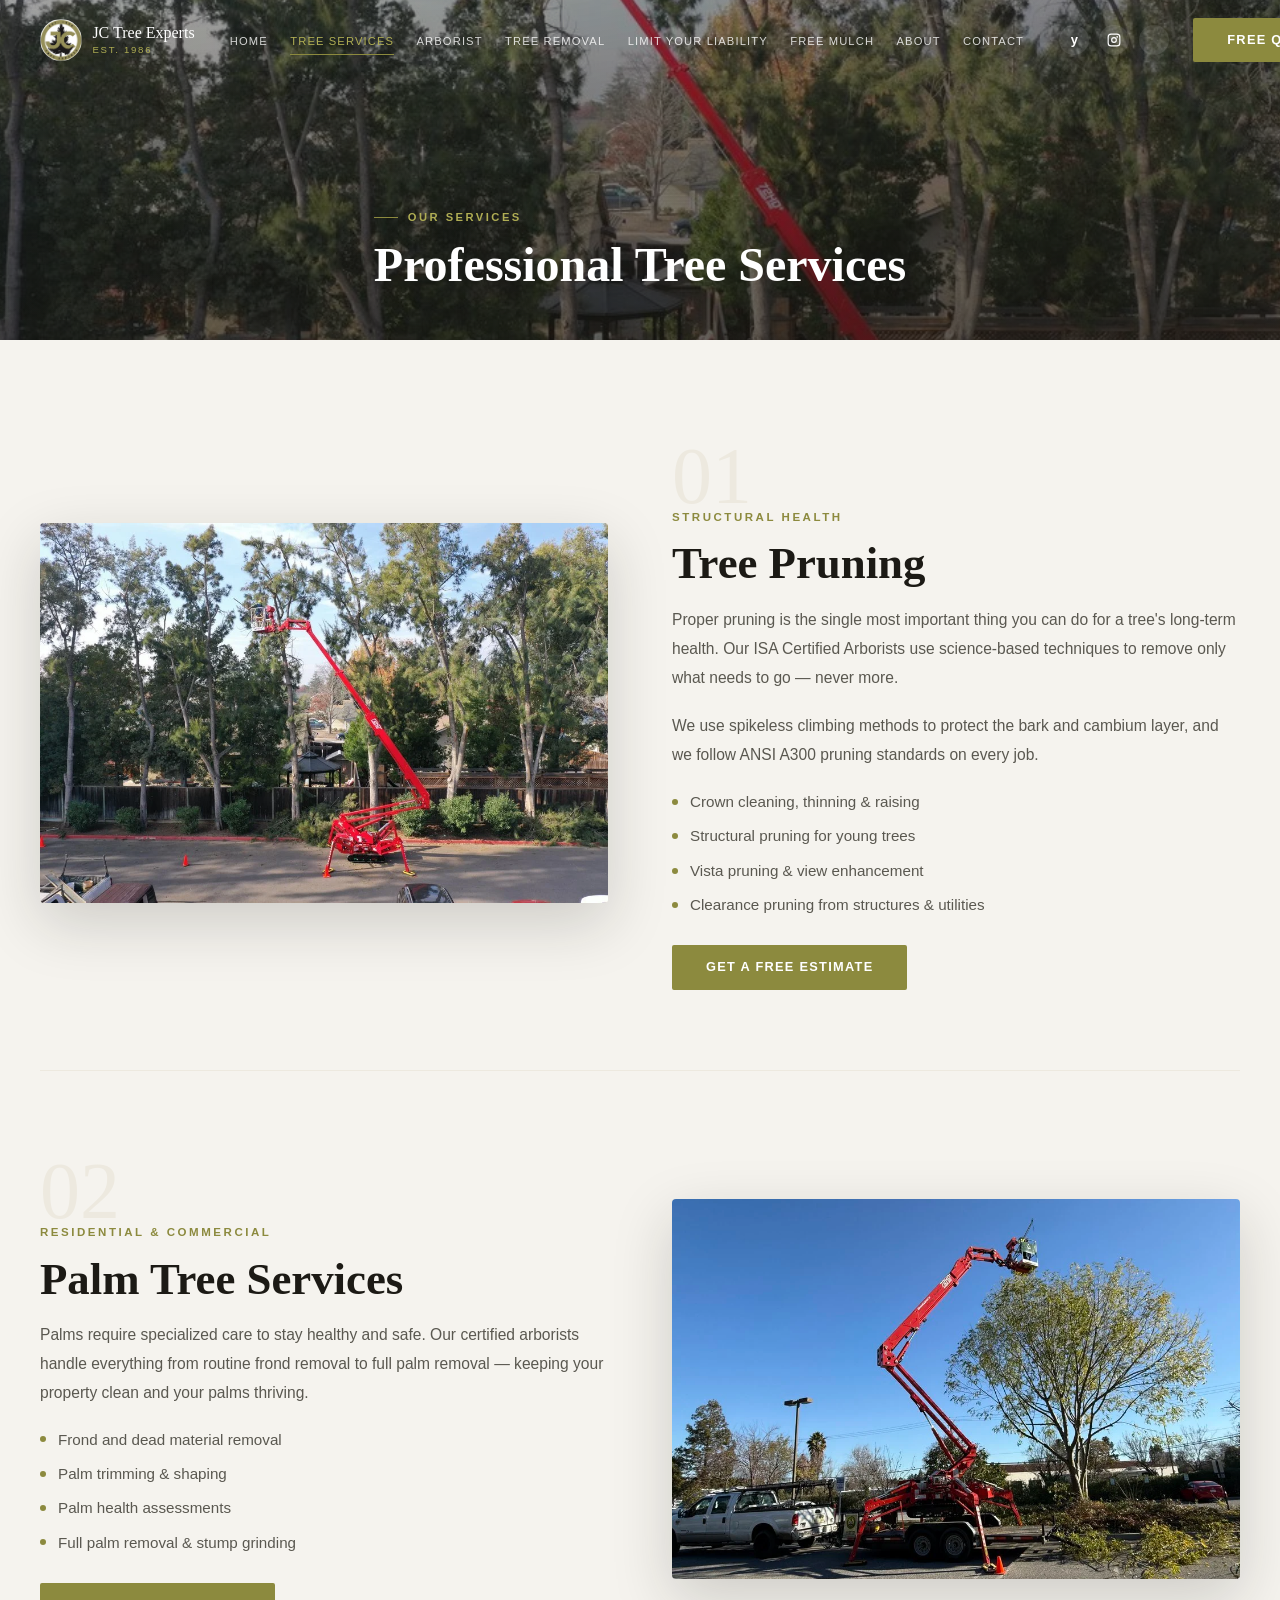
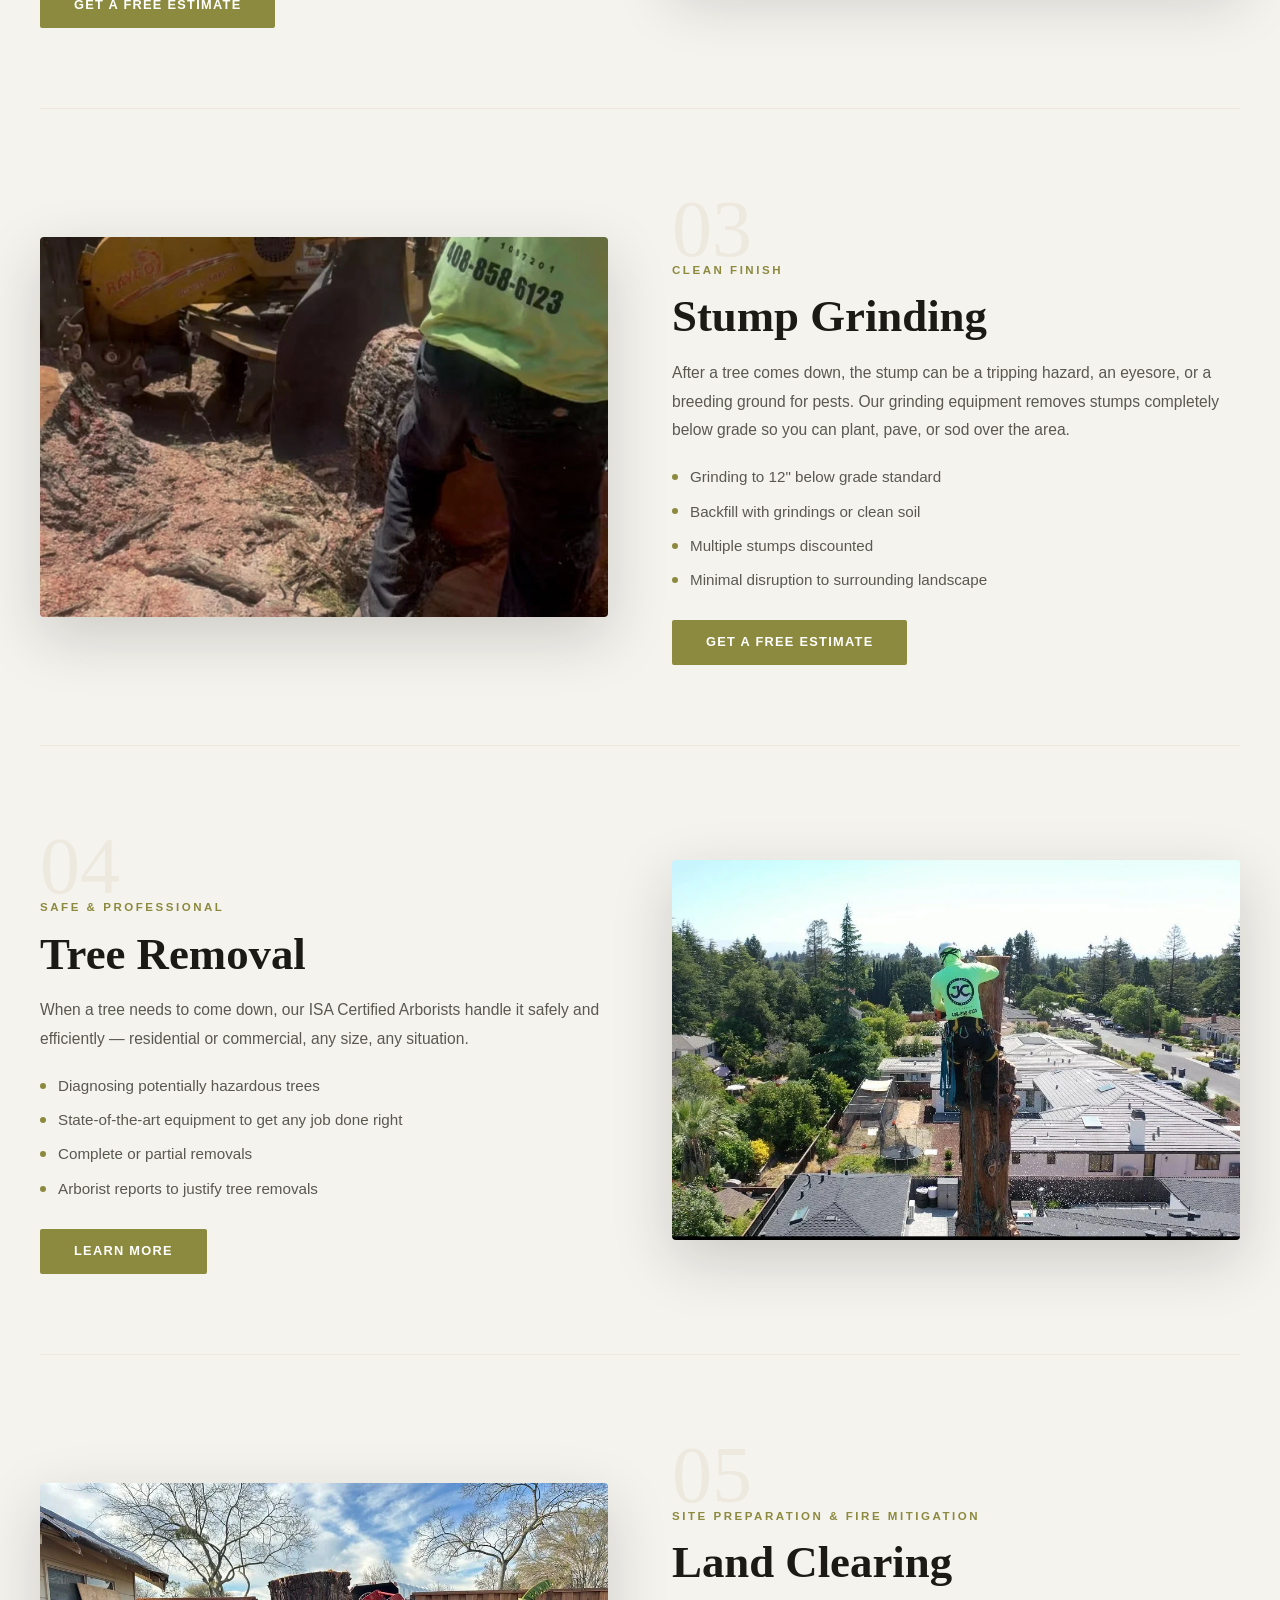
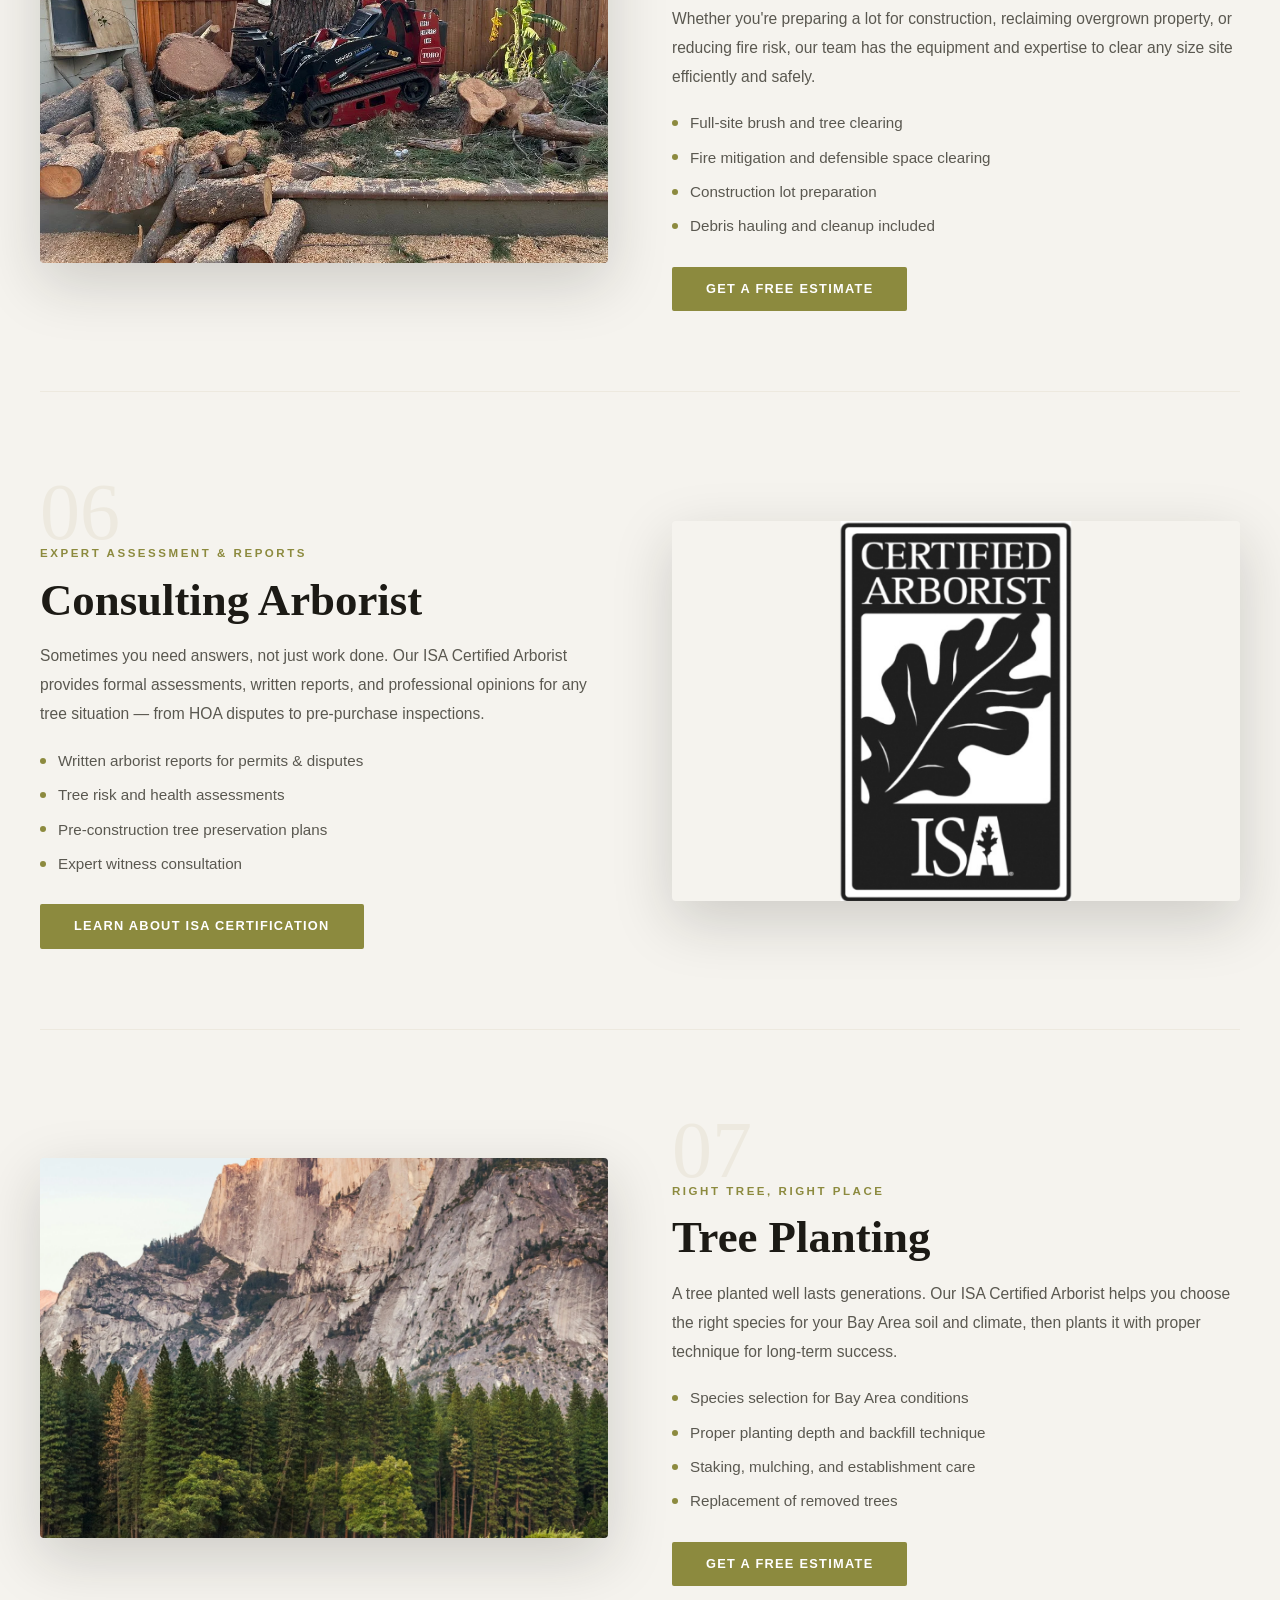
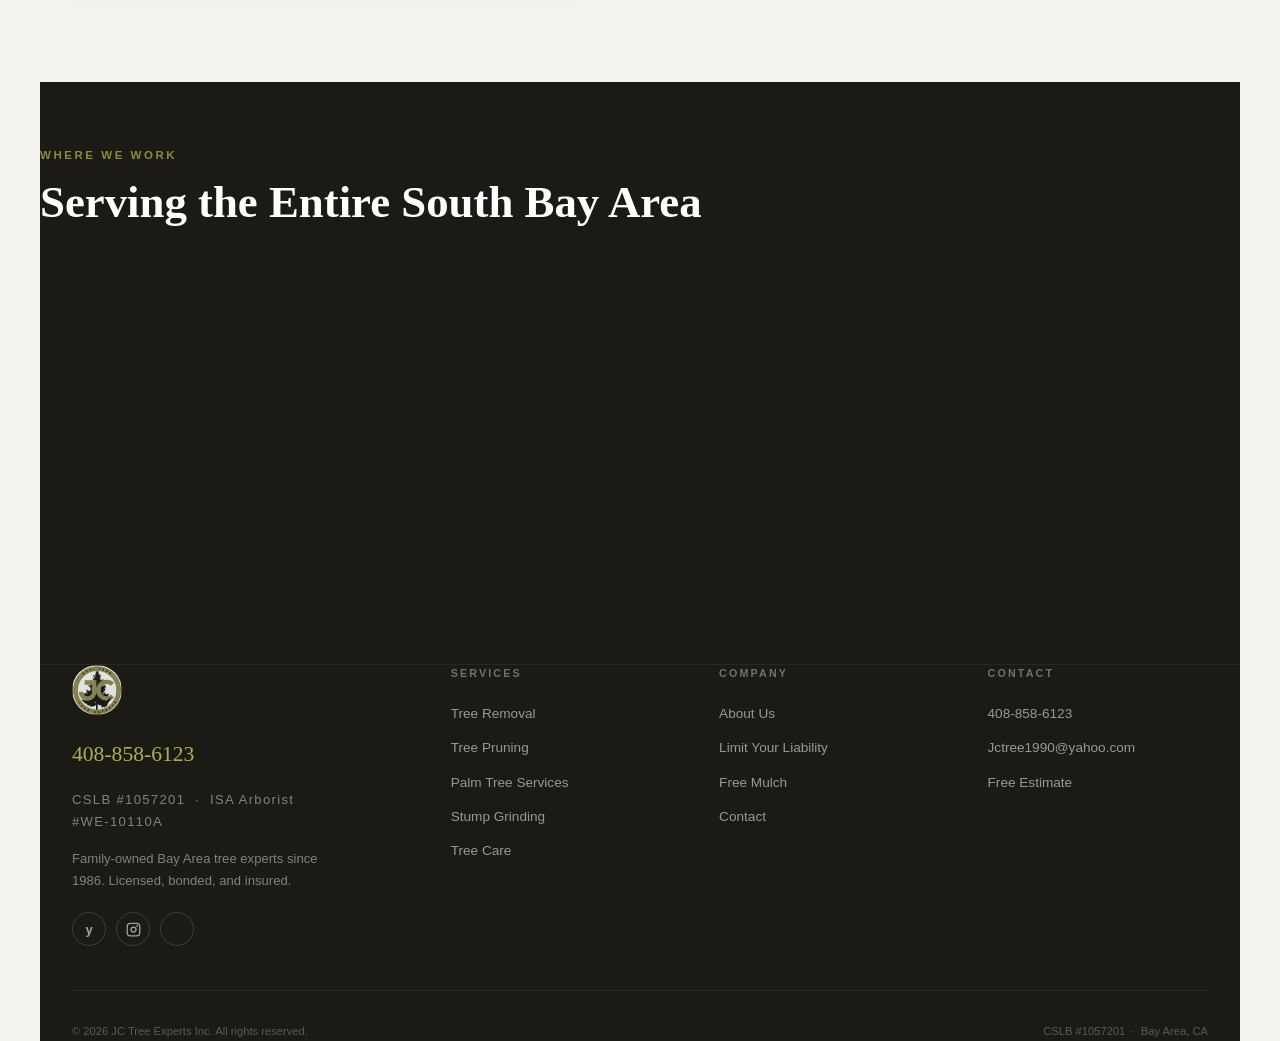
<file: tree-services.html>
<!DOCTYPE html>
<html lang="en">
<head>
<meta charset="UTF-8">
<meta name="viewport" content="width=device-width, initial-scale=1.0">
<script async src="https://www.googletagmanager.com/gtag/js?id=AW-649319874"></script>
<script async src="https://www.googletagmanager.com/gtag/js?id=G-9QSV6HJD65"></script>
<script>
  window.dataLayer = window.dataLayer || [];
  function gtag() { dataLayer.push(arguments); }
  gtag('js', new Date());
  gtag('config', 'AW-649319874');
  gtag('config', 'G-9QSV6HJD65');
</script>
<title>Tree Services San Jose & Bay Area | Pruning, Stump Grinding & More | JC Tree Experts</title>
<meta name="description" content="Professional tree services in San Jose & the Bay Area — pruning, stump grinding, hedge trimming, and tree care consulting by ISA Certified Arborists. Free estimates. Call 408-858-6123.">
<link rel="canonical" href="https://jctreeexperts.net/tree-services.html">
<meta property="og:type" content="website">
<meta property="og:url" content="https://jctreeexperts.net/tree-services.html">
<meta property="og:title" content="Tree Services San Jose & Bay Area | JC Tree Experts">
<meta property="og:description" content="ISA Certified tree pruning, stump grinding, hedge trimming & consulting. Free estimates. Call 408-858-6123.">
<meta property="og:image" content="https://jctreeexperts.net/images/tree-pruning.jpg">
<meta name="twitter:card" content="summary_large_image">
<meta name="twitter:url" content="https://jctreeexperts.net/tree-services.html">
<meta name="twitter:title" content="Tree Services San Jose & Bay Area | JC Tree Experts">
<meta name="twitter:description" content="ISA Certified tree pruning, stump grinding & more. Free estimates. Call 408-858-6123.">
<meta name="twitter:image" content="https://jctreeexperts.net/images/tree-pruning.jpg">
<link rel="stylesheet" href="styles.css">
<style>
.services-detail { padding: 6rem 0; background: var(--cream); }
.svc-detail-grid { display: grid; grid-template-columns: 1fr 1fr; gap: 4rem; align-items: center; margin-bottom: 5rem; padding-bottom: 5rem; border-bottom: 1px solid var(--cream2); }
.svc-detail-grid:last-child { border: none; margin-bottom: 0; padding-bottom: 0; }
.svc-detail-grid.reverse { direction: rtl; }
.svc-detail-grid.reverse > * { direction: ltr; }
.svc-detail-grid .prose { margin-top: 1rem; }
.svc-detail-grid .prose .btn { margin-top: 0.5rem; }
.svc-detail-img { border-radius: 4px; overflow: hidden; box-shadow: var(--sh-lg); }
.svc-detail-img img { width: 100%; height: 380px; object-fit: cover; display: block; transition: transform 0.6s var(--ease); }
.svc-detail-img:hover img { transform: scale(1.04); }
.svc-num-large { font-family: var(--serif); font-size: 5rem; color: var(--cream2); line-height: 1; margin-bottom: -0.5rem; }
.svc-area { background: var(--dark); padding: 4rem 0; }
.svc-area .sec-label { color: var(--gold); }
.svc-area-cta { margin-top: 2.5rem; text-align: center; }
.area-grid { display: grid; grid-template-columns: repeat(4, 1fr); gap: 0.5rem; margin-top: 2.5rem; }
.area-item { background: rgba(255, 255, 255, 0.05); border: 1px solid rgba(255, 255, 255, 0.08); padding: 1rem; text-align: center; font-size: 0.85rem; color: rgba(255, 255, 255, 0.7); border-radius: 2px; transition: all 0.2s; }
.area-item:hover { background: rgba(140, 138, 62, 0.15); border-color: var(--gold); color: #fff; }
.yelp-text { font-weight: 800; font-size: 13px; line-height: 1; font-family: Arial, sans-serif; }
@media (max-width: 900px) {
  .svc-detail-grid { grid-template-columns: 1fr; gap: 2rem; direction: ltr; }
  .area-grid { grid-template-columns: repeat(3, 1fr); }
}
@media (max-width: 540px) {
  .area-grid { grid-template-columns: repeat(2, 1fr); }
}
</style>
</head>
<body>

<nav id="nav" class="wrap">
  <div class="nav-inner">
    <a href="index.html" class="nav-logo">
      <img src="images/logo.png" alt="JC Tree Experts">
      <div>
        <div class="nav-logo-name">JC Tree Experts</div>
        <span class="nav-logo-est">Est. 1986</span>
      </div>
    </a>
    <ul class="nav-links">
      <li><a href="index.html">Home</a></li>
      <li><a href="tree-services.html">Tree Services</a></li>
      <li><a href="arborist.html">Arborist</a></li>
      <li><a href="tree-removal.html">Tree Removal</a></li>
      <li><a href="limit-liability.html">Limit Your Liability</a></li>
      <li><a href="free-mulch.html">Free Mulch</a></li>
      <li><a href="about.html">About</a></li>
      <li><a href="contact.html">Contact</a></li>
    </ul>
    <div class="nav-socials">
      <a href="https://www.yelp.com/biz/jc-tree-experts-san-jose" target="_blank" class="nav-social" title="Yelp"><span class="yelp-text">y</span></a>
      <a href="https://www.instagram.com/jctreeexperts" target="_blank" class="nav-social" title="Instagram"><svg viewBox="0 0 24 24" fill="none" stroke="currentColor" stroke-width="2"><rect x="2" y="2" width="20" height="20" rx="5"/><circle cx="12" cy="12" r="4"/><circle cx="17.5" cy="6.5" r=".5" fill="currentColor"/></svg></a>
      <a href="https://www.facebook.com/jctreeexperts" target="_blank" class="nav-social" title="Facebook"><svg viewBox="0 0 24 24" fill="currentColor"><path d="M18 2h-3a5 5 0 0-5 5v3H7v4h3v8h4v-8h3l1-4h-4V7a1 1 0 011-1h3z"/></svg></a>
    </div>
    <a href="contact.html" class="btn btn-gold">Free Quote</a>
    <button class="hbg" id="hbg" aria-label="Open menu"><span></span><span></span><span></span></button>
  </div>
</nav>

<div class="mob-menu" id="mobMenu">
  <a href="index.html" class="mob-link">Home</a>
  <a href="tree-services.html" class="mob-link">Tree Services</a>
  <a href="arborist.html" class="mob-link">Arborist</a>
  <a href="tree-removal.html" class="mob-link">Tree Removal</a>
  <a href="limit-liability.html" class="mob-link">Limit Your Liability</a>
  <a href="free-mulch.html" class="mob-link">Free Mulch</a>
  <a href="about.html" class="mob-link">About</a>
  <a href="contact.html" class="mob-link">Contact</a>
  <a href="contact.html" class="btn btn-gold mob-link">Free Quote</a>
  <div class="mob-socials">
    <a href="https://www.yelp.com/biz/jc-tree-experts-san-jose" target="_blank" class="mob-social"><span class="yelp-text">y</span></a>
    <a href="https://www.instagram.com/jctreeexperts" target="_blank" class="mob-social"><svg viewBox="0 0 24 24" fill="none" stroke="currentColor" stroke-width="2"><rect x="2" y="2" width="20" height="20" rx="5"/><circle cx="12" cy="12" r="4"/><circle cx="17.5" cy="6.5" r=".5" fill="currentColor"/></svg></a>
    <a href="https://www.facebook.com/jctreeexperts" target="_blank" class="mob-social"><svg viewBox="0 0 24 24" fill="currentColor"><path d="M18 2h-3a5 5 0 0-5 5v3H7v4h3v8h4v-8h3l1-4h-4V7a1 1 0 011-1h3z"/></svg></a>
  </div>
</div>

<div class="page-hero">
  <div class="page-hero-bg" style="background-image: url('images/tree-pruning.jpg');"></div>
  <div class="page-hero-ov"></div>
  <div class="wrap page-hero-c">
    <p class="page-hero-label">Our Services</p>
    <h1>Professional Tree Services</h1>
  </div>
</div>

<section class="services-detail wrap">
  <div class="svc-detail-grid fu">
    <div class="svc-detail-img"><img src="images/tree-pruning.jpg" alt="Tree Pruning"></div>
    <div>
      <div class="svc-num-large">01</div>
      <p class="sec-label">Structural Health</p>
      <h2 class="sec-h2">Tree Pruning</h2>
      <div class="prose">
        <p>Proper pruning is the single most important thing you can do for a tree's long-term health. Our ISA Certified Arborists use science-based techniques to remove only what needs to go — never more.</p>
        <p>We use spikeless climbing methods to protect the bark and cambium layer, and we follow ANSI A300 pruning standards on every job.</p>
        <ul>
          <li>Crown cleaning, thinning &amp; raising</li>
          <li>Structural pruning for young trees</li>
          <li>Vista pruning &amp; view enhancement</li>
          <li>Clearance pruning from structures &amp; utilities</li>
        </ul>
        <a href="contact.html" class="btn btn-gold">Get a Free Estimate</a>
      </div>
    </div>
  </div>

  <div class="svc-detail-grid reverse fu">
    <div class="svc-detail-img"><img src="images/hedge-trimming.jpg" alt="Palm Tree Services"></div>
    <div>
      <div class="svc-num-large">02</div>
      <p class="sec-label">Residential &amp; Commercial</p>
      <h2 class="sec-h2">Palm Tree Services</h2>
      <div class="prose">
        <p>Palms require specialized care to stay healthy and safe. Our certified arborists handle everything from routine frond removal to full palm removal — keeping your property clean and your palms thriving.</p>
        <ul>
          <li>Frond and dead material removal</li>
          <li>Palm trimming &amp; shaping</li>
          <li>Palm health assessments</li>
          <li>Full palm removal &amp; stump grinding</li>
        </ul>
        <a href="contact.html" class="btn btn-gold">Get a Free Estimate</a>
      </div>
    </div>
  </div>

  <div class="svc-detail-grid fu">
    <div class="svc-detail-img"><img src="images/stump-grinding.jpg" alt="Stump Grinding"></div>
    <div>
      <div class="svc-num-large">03</div>
      <p class="sec-label">Clean Finish</p>
      <h2 class="sec-h2">Stump Grinding</h2>
      <div class="prose">
        <p>After a tree comes down, the stump can be a tripping hazard, an eyesore, or a breeding ground for pests. Our grinding equipment removes stumps completely below grade so you can plant, pave, or sod over the area.</p>
        <ul>
          <li>Grinding to 12" below grade standard</li>
          <li>Backfill with grindings or clean soil</li>
          <li>Multiple stumps discounted</li>
          <li>Minimal disruption to surrounding landscape</li>
        </ul>
        <a href="contact.html" class="btn btn-gold">Get a Free Estimate</a>
      </div>
    </div>
  </div>

  <div class="svc-detail-grid reverse fu">
    <div class="svc-detail-img"><img src="images/tree-removal.jpg" alt="Tree Removal"></div>
    <div>
      <div class="svc-num-large">04</div>
      <p class="sec-label">Safe &amp; Professional</p>
      <h2 class="sec-h2">Tree Removal</h2>
      <div class="prose">
        <p>When a tree needs to come down, our ISA Certified Arborists handle it safely and efficiently — residential or commercial, any size, any situation.</p>
        <ul>
          <li>Diagnosing potentially hazardous trees</li>
          <li>State-of-the-art equipment to get any job done right</li>
          <li>Complete or partial removals</li>
          <li>Arborist reports to justify tree removals</li>
        </ul>
        <a href="tree-removal.html" class="btn btn-gold">Learn More</a>
      </div>
    </div>
  </div>

  <div class="svc-detail-grid fu">
    <div class="svc-detail-img"><img src="images/hazard-removal.jpg" alt="Land Clearing"></div>
    <div>
      <div class="svc-num-large">05</div>
      <p class="sec-label">Site Preparation &amp; Fire Mitigation</p>
      <h2 class="sec-h2">Land Clearing</h2>
      <div class="prose">
        <p>Whether you're preparing a lot for construction, reclaiming overgrown property, or reducing fire risk, our team has the equipment and expertise to clear any size site efficiently and safely.</p>
        <ul>
          <li>Full-site brush and tree clearing</li>
          <li>Fire mitigation and defensible space clearing</li>
          <li>Construction lot preparation</li>
          <li>Debris hauling and cleanup included</li>
        </ul>
        <a href="contact.html" class="btn btn-gold">Get a Free Estimate</a>
      </div>
    </div>
  </div>

  <div class="svc-detail-grid reverse fu">
    <div class="svc-detail-img"><img src="images/isa-certified.jpg" alt="Consulting Arborist"></div>
    <div>
      <div class="svc-num-large">06</div>
      <p class="sec-label">Expert Assessment &amp; Reports</p>
      <h2 class="sec-h2">Consulting Arborist</h2>
      <div class="prose">
        <p>Sometimes you need answers, not just work done. Our ISA Certified Arborist provides formal assessments, written reports, and professional opinions for any tree situation — from HOA disputes to pre-purchase inspections.</p>
        <ul>
          <li>Written arborist reports for permits &amp; disputes</li>
          <li>Tree risk and health assessments</li>
          <li>Pre-construction tree preservation plans</li>
          <li>Expert witness consultation</li>
        </ul>
        <a href="arborist.html" class="btn btn-gold">Learn About ISA Certification</a>
      </div>
    </div>
  </div>

  <div class="svc-detail-grid fu">
    <div class="svc-detail-img"><img src="images/giving-back.jpg" alt="Tree Planting"></div>
    <div>
      <div class="svc-num-large">07</div>
      <p class="sec-label">Right Tree, Right Place</p>
      <h2 class="sec-h2">Tree Planting</h2>
      <div class="prose">
        <p>A tree planted well lasts generations. Our ISA Certified Arborist helps you choose the right species for your Bay Area soil and climate, then plants it with proper technique for long-term success.</p>
        <ul>
          <li>Species selection for Bay Area conditions</li>
          <li>Proper planting depth and backfill technique</li>
          <li>Staking, mulching, and establishment care</li>
          <li>Replacement of removed trees</li>
        </ul>
        <a href="contact.html" class="btn btn-gold">Get a Free Estimate</a>
      </div>
    </div>
  </div>
</section>

<section class="svc-area wrap">
  <p class="sec-label">Where We Work</p>
  <h2 class="sec-h2-light">Serving the Entire South Bay Area</h2>
  <div class="area-grid fu d1">
    <div class="area-item">San Jose</div><div class="area-item">Campbell</div>
    <div class="area-item">Los Gatos</div><div class="area-item">Los Altos</div>
    <div class="area-item">Sunnyvale</div><div class="area-item">Cupertino</div>
    <div class="area-item">Mountain View</div><div class="area-item">Palo Alto</div>
    <div class="area-item">Santa Clara</div><div class="area-item">Milpitas</div>
    <div class="area-item">Fremont</div><div class="area-item">Hayward</div>
    <div class="area-item">Menlo Park</div><div class="area-item">Redwood City</div>
    <div class="area-item">Los Altos Hills</div><div class="area-item">Monte Sereno</div>
  </div>
  <div class="svc-area-cta fu d2"><a href="contact.html" class="btn btn-gold">Request a Free Estimate</a></div>
</section>

<footer class="wrap">
  <div class="ft-grid">
    <div class="ft-brand">
      <img src="images/logo.png" alt="JC Tree Experts">
      <a href="tel:4088586123" class="ft-phone">408-858-6123</a>
      <p class="ft-lic">CSLB #1057201 &nbsp;·&nbsp; ISA Arborist #WE-10110A</p>
      <p>Family-owned Bay Area tree experts since 1986. Licensed, bonded, and insured.</p>
      <div class="ft-socials">
        <a href="https://www.yelp.com/biz/jc-tree-experts-san-jose" target="_blank" class="ft-social" title="Yelp"><span class="yelp-text">y</span></a>
        <a href="https://www.instagram.com/jctreeexperts" target="_blank" class="ft-social" title="Instagram"><svg viewBox="0 0 24 24" fill="none" stroke="currentColor" stroke-width="2"><rect x="2" y="2" width="20" height="20" rx="5"/><circle cx="12" cy="12" r="4"/><circle cx="17.5" cy="6.5" r=".5" fill="currentColor"/></svg></a>
        <a href="https://www.facebook.com/jctreeexperts" target="_blank" class="ft-social" title="Facebook"><svg viewBox="0 0 24 24" fill="currentColor"><path d="M18 2h-3a5 5 0 0-5 5v3H7v4h3v8h4v-8h3l1-4h-4V7a1 1 0 011-1h3z"/></svg></a>
      </div>
    </div>
    <div class="ft-col">
      <h4>Services</h4>
      <ul class="ft-links">
        <li><a href="tree-removal.html">Tree Removal</a></li>
        <li><a href="tree-services.html">Tree Pruning</a></li>
        <li><a href="tree-services.html">Palm Tree Services</a></li>
        <li><a href="tree-services.html">Stump Grinding</a></li>
        <li><a href="tree-services.html">Tree Care</a></li>
      </ul>
    </div>
    <div class="ft-col">
      <h4>Company</h4>
      <ul class="ft-links">
        <li><a href="about.html">About Us</a></li>
        <li><a href="limit-liability.html">Limit Your Liability</a></li>
        <li><a href="free-mulch.html">Free Mulch</a></li>
        <li><a href="contact.html">Contact</a></li>
      </ul>
    </div>
    <div class="ft-col">
      <h4>Contact</h4>
      <ul class="ft-links">
        <li><a href="tel:4088586123">408-858-6123</a></li>
        <li><a href="mailto:Jctree1990@yahoo.com">Jctree1990@yahoo.com</a></li>
        <li><a href="contact.html">Free Estimate</a></li>
      </ul>
    </div>
  </div>
  <div class="ft-bottom">
    <p>© 2026 JC Tree Experts Inc. All rights reserved.</p>
    <p>CSLB #1057201 &nbsp;·&nbsp; Bay Area, CA</p>
  </div>
</footer>
<script src="scripts.js"></script>
</body>
</html>
</file>
<file: styles.css>
*,*::before,*::after{box-sizing:border-box;margin:0;padding:0}
html{scroll-behavior:smooth}
body{font-family:-apple-system,'Helvetica Neue',Helvetica,sans-serif;background:#f5f3ee;color:#2e2c25;overflow-x:hidden;line-height:1.6}
img{display:block;max-width:100%}
a{color:inherit;text-decoration:none}

:root{
  --gold:#8C8A3E;--gold-l:#b0ae54;--gold-d:#6b6530;
  --dark:#1c1a15;--dark2:#272520;--dark3:#3a3830;
  --cream:#f5f3ee;--cream2:#ede9df;
  --text:#2e2c25;--textm:#5a5850;--textl:#8a8880;
  --white:#ffffff;
  --serif:Georgia,'Times New Roman',serif;
  --sans:-apple-system,'Helvetica Neue',Helvetica,sans-serif;
  --ease:cubic-bezier(.4,0,.2,1);
  --sh-sm:0 2px 8px rgba(28,26,21,.08);
  --sh-md:0 8px 32px rgba(28,26,21,.14);
  --sh-lg:0 20px 60px rgba(28,26,21,.18);
}

/* ── ANIMATIONS ── */
.fu{opacity:0;transform:translateY(28px);transition:opacity .7s var(--ease),transform .7s var(--ease)}
.fu.vis{opacity:1;transform:translateY(0)}
.d1{transition-delay:.1s}.d2{transition-delay:.2s}.d3{transition-delay:.3s}.d4{transition-delay:.4s}.d5{transition-delay:.5s}
@keyframes fadeUp{from{opacity:0;transform:translateY(24px)}to{opacity:1;transform:translateY(0)}}
@keyframes heroZoom{from{transform:scale(1.1)}to{transform:scale(1)}}
@keyframes scrollPulse{0%,100%{opacity:.4;transform:scaleY(1)}50%{opacity:.9;transform:scaleY(1.3)}}

/* ── LAYOUT ── */
.wrap{max-width:1200px;margin:0 auto;padding:0 2rem}
.sec-pad{padding:6rem 0}

/* ── TYPOGRAPHY ── */
.sec-label{font-size:.72rem;font-weight:600;letter-spacing:.22em;text-transform:uppercase;color:var(--gold)}
.sec-h2{font-family:var(--serif);font-size:clamp(1.9rem,3.5vw,2.9rem);color:var(--dark);line-height:1.15;margin-top:.75rem}
.sec-h2-light{font-family:var(--serif);font-size:clamp(1.9rem,3.5vw,2.9rem);color:#fff;line-height:1.15;margin-top:.75rem}

/* ── BUTTONS ── */
.btn{display:inline-flex;align-items:center;gap:.5rem;padding:.875rem 2rem;font-family:var(--sans);font-size:.8rem;font-weight:600;letter-spacing:.1em;text-transform:uppercase;border-radius:2px;cursor:pointer;border:2px solid transparent;transition:all .25s var(--ease);white-space:nowrap;line-height:1}
.btn svg{width:15px;height:15px;flex-shrink:0}
.btn-gold{background:var(--gold);color:#fff;border-color:var(--gold)}
.btn-gold:hover{background:var(--gold-d);border-color:var(--gold-d);transform:translateY(-2px);box-shadow:0 8px 24px rgba(140,138,62,.35)}
.btn-outline{background:transparent;color:#fff;border-color:rgba(255,255,255,.55)}
.btn-outline:hover{background:rgba(255,255,255,.1);border-color:#fff;transform:translateY(-2px)}
.btn-outline-dark{background:transparent;color:var(--dark);border-color:var(--dark)}
.btn-outline-dark:hover{background:var(--dark);color:#fff;transform:translateY(-2px)}
.btn-ghost-gold{background:transparent;color:var(--gold);border-color:var(--gold)}
.btn-ghost-gold:hover{background:var(--gold);color:#fff;transform:translateY(-2px)}

/* ── NAV ── */
#nav{position:fixed;top:0;left:0;right:0;z-index:1000;padding:1.1rem 0;transition:all .4s var(--ease)}
#nav.scrolled{background:rgba(28,26,21,.97);backdrop-filter:blur(12px);-webkit-backdrop-filter:blur(12px);padding:.7rem 0;box-shadow:0 2px 20px rgba(0,0,0,.3)}
.nav-inner{display:flex;align-items:center;justify-content:space-between;gap:1.5rem}
.nav-logo{display:flex;align-items:center;gap:.65rem;flex-shrink:0}
.nav-logo img{width:42px;height:42px;border-radius:50%;object-fit:cover}
.nav-logo-name{font-family:var(--serif);font-size:1rem;color:#fff;line-height:1.2}
.nav-logo-est{display:block;font-family:var(--sans);font-size:.6rem;letter-spacing:.18em;text-transform:uppercase;color:var(--gold-l)}
.nav-links{display:flex;align-items:center;gap:0;list-style:none}
.nav-links a{font-size:.7rem;font-weight:500;letter-spacing:.1em;text-transform:uppercase;color:rgba(255,255,255,.8);transition:color .2s;padding:.5rem .7rem;position:relative;white-space:nowrap}
.nav-links a::after{content:'';position:absolute;bottom:0;left:.7rem;right:100%;height:1px;background:var(--gold);transition:right .3s var(--ease)}
.nav-links a:hover,.nav-links a.active{color:#fff}
.nav-links a:hover::after,.nav-links a.active::after{right:.7rem}
.nav-links a.active{color:var(--gold-l)}
.nav-cta{flex-shrink:0}
.nav-socials{display:flex;align-items:center;gap:.625rem;flex-shrink:0}
.nav-social{display:flex;align-items:center;justify-content:center;width:30px;height:30px;border-radius:50%;background:rgba(255,255,255,.1);color:#fff;transition:all .2s;font-size:.75rem;font-weight:700}
.nav-social:hover{background:var(--gold);transform:scale(1.1)}
.nav-social svg{width:14px;height:14px}

/* hamburger */
.hbg{display:none;flex-direction:column;gap:5px;cursor:pointer;padding:4px;background:none;border:none}
.hbg span{display:block;width:24px;height:2px;background:#fff;transition:all .3s var(--ease);transform-origin:center}
.hbg.open span:nth-child(1){transform:translateY(7px) rotate(45deg)}
.hbg.open span:nth-child(2){opacity:0;transform:scaleX(0)}
.hbg.open span:nth-child(3){transform:translateY(-7px) rotate(-45deg)}
.mob-menu{position:fixed;inset:0;background:var(--dark);z-index:999;display:flex;flex-direction:column;align-items:center;justify-content:center;gap:2rem;opacity:0;visibility:hidden;pointer-events:none;transition:opacity .35s var(--ease),visibility .35s var(--ease)}
.mob-menu.open{opacity:1;visibility:visible;pointer-events:all}
.mob-menu a{font-family:var(--serif);font-size:1.75rem;color:#fff;transition:color .2s}
.mob-menu a:hover,.mob-menu a.active{color:var(--gold)}
.mob-menu .btn{font-size:.8rem;font-family:var(--sans)}
.mob-socials{display:flex;gap:1rem;margin-top:.5rem}
.mob-social{display:flex;align-items:center;justify-content:center;width:40px;height:40px;border-radius:50%;border:1px solid rgba(255,255,255,.2);color:rgba(255,255,255,.7);transition:all .2s}
.mob-social:hover{border-color:var(--gold);color:var(--gold)}
.mob-social svg{width:16px;height:16px}

/* ── PAGE HERO (interior pages) ── */
.page-hero{position:relative;height:340px;display:flex;align-items:flex-end;overflow:hidden}
.page-hero-bg{position:absolute;inset:-5%;background-size:cover;background-position:center;animation:heroZoom 12s ease-out forwards}
.page-hero-ov{position:absolute;inset:0;background:linear-gradient(170deg,rgba(28,26,21,.4) 0%,rgba(28,26,21,.75) 100%)}
.page-hero-c{position:relative;z-index:1;padding-bottom:3rem}
.page-hero-label{font-size:.7rem;font-weight:600;letter-spacing:.22em;text-transform:uppercase;color:var(--gold-l);margin-bottom:.625rem;display:flex;align-items:center;gap:.625rem}
.page-hero-label::before{content:'';display:inline-block;width:24px;height:1px;background:var(--gold)}
.page-hero h1{font-family:var(--serif);font-size:clamp(1.9rem,4vw,3rem);color:#fff;line-height:1.15}

/* ── FOOTER ── */
footer{background:var(--dark);padding:3.5rem 0 2rem;border-top:1px solid rgba(255,255,255,.06)}
.ft-grid{display:grid;grid-template-columns:1.5fr 1fr 1fr 1fr;gap:3rem;margin-bottom:2.75rem}
.ft-brand img{width:50px;border-radius:50%;margin-bottom:.875rem;opacity:.88}
.ft-phone{font-family:var(--serif);font-size:1.35rem;color:var(--gold-l);display:inline-block;margin:.5rem 0 .2rem;transition:color .2s}
.ft-phone:hover{color:#fff}
.ft-lic{font-size:.65rem;letter-spacing:.1em;color:rgba(255,255,255,.3)}
.ft-brand p{margin-top:.875rem;font-size:.82rem;color:rgba(255,255,255,.45);line-height:1.7;max-width:260px}
.ft-socials{display:flex;gap:.625rem;margin-top:1.25rem}
.ft-social{display:flex;align-items:center;justify-content:center;width:34px;height:34px;border-radius:50%;border:1px solid rgba(255,255,255,.15);color:rgba(255,255,255,.6);transition:all .2s}
.ft-social:hover{border-color:var(--gold);color:var(--gold-l);transform:scale(1.1)}
.ft-social svg{width:15px;height:15px}
.ft-col h4{font-size:.67rem;font-weight:600;letter-spacing:.2em;text-transform:uppercase;color:rgba(255,255,255,.38);margin-bottom:1.1rem}
.ft-links{list-style:none;display:flex;flex-direction:column;gap:.55rem}
.ft-links a{font-size:.85rem;color:rgba(255,255,255,.55);transition:color .2s}
.ft-links a:hover{color:var(--gold-l)}
.ft-bottom{display:flex;align-items:center;justify-content:space-between;padding-top:2rem;border-top:1px solid rgba(255,255,255,.06)}
.ft-bottom p{font-size:.7rem;color:rgba(255,255,255,.28)}
.ft-bottom a{color:rgba(255,255,255,.28);transition:color .2s}
.ft-bottom a:hover{color:var(--gold-l)}

/* ── REVIEWS ── */
#reviews{padding:5rem 0;background:#f6f5f1;overflow:hidden}
.reviews-rating-bar{display:flex;align-items:center;justify-content:space-between;flex-wrap:wrap;gap:1rem;margin-bottom:2.5rem;padding-bottom:2rem;border-bottom:1px solid rgba(0,0,0,.08)}
.reviews-rating-left{display:flex;align-items:center;gap:1.25rem}
.reviews-rating-score{font-family:var(--serif);font-size:3rem;font-weight:700;color:var(--dark);line-height:1}
.reviews-rating-detail{display:flex;flex-direction:column;gap:.3rem}
.reviews-rating-stars{color:#f5a320;font-size:1.1rem;letter-spacing:2px}
.reviews-rating-count{font-size:.8rem;color:var(--textm)}
.reviews-write-btn{display:inline-flex;align-items:center;gap:.5rem;background:#fff;border:1px solid rgba(0,0,0,.15);border-radius:4px;padding:.6rem 1.25rem;font-size:.82rem;font-weight:600;color:var(--dark);text-decoration:none;transition:border-color .2s,box-shadow .2s;white-space:nowrap}
.reviews-write-btn:hover{border-color:var(--gold);box-shadow:0 2px 8px rgba(0,0,0,.1)}
.reviews-write-btn svg{width:16px;height:16px}
.reviews-track-wrap{position:relative;margin-top:0}
.reviews-track{display:flex;gap:1.25rem;overflow-x:auto;scroll-snap-type:x mandatory;scrollbar-width:none;-ms-overflow-style:none;padding-bottom:.5rem}
.reviews-track::-webkit-scrollbar{display:none}
.review-card{flex:0 0 340px;background:#fff;border:1px solid rgba(0,0,0,.08);border-radius:8px;padding:1.75rem;scroll-snap-align:start;transition:transform .3s var(--ease),box-shadow .3s var(--ease);box-shadow:0 2px 12px rgba(0,0,0,.06)}
.review-card:hover{transform:translateY(-4px);box-shadow:0 12px 32px rgba(0,0,0,.12)}
.review-card-top{display:flex;align-items:flex-start;justify-content:space-between;margin-bottom:.75rem}
.review-source{display:inline-flex;align-items:center;gap:.3rem;font-size:.65rem;font-weight:600;letter-spacing:.1em;text-transform:uppercase;cursor:pointer;transition:opacity .2s}
.review-source:hover{opacity:.75}
.review-stars{display:flex;gap:2px;margin-bottom:.875rem;color:#f5a320;font-size:1rem;letter-spacing:1px}
.review-text{font-size:.88rem;color:rgba(30,28,24,.7);line-height:1.75;margin-bottom:1.25rem;font-style:italic}
.review-text::before{content:'\201C';font-size:1.5rem;color:var(--gold);line-height:0;vertical-align:-.25em;margin-right:.2rem}
.review-author{display:flex;align-items:center;gap:.75rem}
.review-initials{width:36px;height:36px;border-radius:50%;background:var(--gold);display:flex;align-items:center;justify-content:center;font-size:.75rem;font-weight:700;color:#fff;flex-shrink:0}
.review-name{font-size:.875rem;font-weight:600;color:var(--dark);line-height:1.2}
.review-meta{font-size:.7rem;color:rgba(30,28,24,.4);letter-spacing:.05em}
.review-source.yelp{color:#d32323}
.review-source.google{color:#4285f4}
.reviews-controls{display:flex;gap:.75rem;margin-top:2rem}
.review-btn{width:40px;height:40px;border-radius:50%;background:#fff;border:1px solid rgba(0,0,0,.12);color:var(--dark);display:flex;align-items:center;justify-content:center;cursor:pointer;transition:all .2s}
.review-btn:hover{background:var(--gold);border-color:var(--gold);color:#fff}
.review-btn svg{width:16px;height:16px}

/* ── CONTENT PROSE ── */
.prose h3{font-family:var(--serif);font-size:1.4rem;color:var(--dark);margin-bottom:.75rem;line-height:1.3}
.prose p{font-size:.975rem;color:var(--textm);line-height:1.85;margin-bottom:1.25rem}
.prose ul{list-style:none;display:flex;flex-direction:column;gap:.625rem;margin-bottom:1.25rem}
.prose ul li{display:flex;align-items:flex-start;gap:.75rem;font-size:.95rem;color:var(--textm);line-height:1.6}
.prose ul li::before{content:'';flex-shrink:0;width:6px;height:6px;border-radius:50%;background:var(--gold);margin-top:.55rem}
.prose-dark h3{color:#fff}
.prose-dark p{color:rgba(255,255,255,.7)}
.prose-dark ul li{color:rgba(255,255,255,.7)}

/* ── CALLOUT BOX ── */
.callout{background:var(--cream2);border-left:3px solid var(--gold);padding:1.5rem 1.75rem;border-radius:0 4px 4px 0;margin:1.5rem 0}
.callout p{margin-bottom:0;font-size:.95rem;color:var(--text)}
.callout-dark{background:rgba(140,138,62,.12);border-left:3px solid var(--gold)}
.callout-dark p{color:rgba(255,255,255,.8)}

/* ── STAT STRIP ── */
#stats-bar{background:var(--dark);padding:1.875rem 0}
.stats-row{display:flex;justify-content:space-around;align-items:center;gap:1.5rem;flex-wrap:wrap}
.stat{text-align:center;position:relative}
.stat+.stat::before{content:'';position:absolute;left:calc(-50% - .5rem);top:15%;bottom:15%;width:1px;background:rgba(255,255,255,.1)}
.stat-n{font-family:var(--serif);font-size:2.125rem;color:var(--gold-l);line-height:1;margin-bottom:.2rem}
.stat-l{font-size:.63rem;letter-spacing:.18em;text-transform:uppercase;color:rgba(255,255,255,.45)}


/* ── RESPONSIVE ── */
@media(max-width:1024px){
  .ft-grid{grid-template-columns:1fr 1fr}
}
@media(max-width:768px){
  .nav-links,.nav-cta,.nav-socials{display:none}
  .hbg{display:flex}
  .ft-grid{grid-template-columns:1fr 1fr}
  .ft-bottom{flex-direction:column;gap:.75rem;text-align:center}
  .stat+.stat::before{display:none}
  .float-wa{display:none}
}
@media(max-width:540px){
  .ft-grid{grid-template-columns:1fr;gap:2rem}
}
</file>
<file: city-pages.css>
.city-hero{position:relative;min-height:480px;display:flex;align-items:center;background:var(--dark)}
.city-hero-ov{position:absolute;inset:0;background:linear-gradient(170deg,rgba(28,26,21,.5) 0%,rgba(28,26,21,.75) 100%)}
.city-hero-c{position:relative;z-index:1;max-width:700px;padding:5rem 0}
.city-eyebrow{font-size:.72rem;font-weight:600;letter-spacing:.25em;text-transform:uppercase;color:var(--gold-l);margin-bottom:1rem}
.city-h1{font-family:var(--serif);font-size:clamp(2rem,5vw,3.75rem);color:#fff;line-height:1.1;margin-bottom:1.25rem}
.city-sub{font-size:1rem;color:rgba(255,255,255,.78);line-height:1.75;margin-bottom:2rem;max-width:520px}
.city-ctas{display:flex;gap:1rem;flex-wrap:wrap}
.city-intro{padding:5rem 0;background:var(--cream)}
.city-intro-grid{display:grid;grid-template-columns:1fr 380px;gap:4rem;align-items:start}
.trust-box{background:#fff;border:1px solid var(--cream2);border-radius:4px;padding:2rem;box-shadow:var(--sh-sm)}
.trust-box h4{font-family:var(--serif);font-size:1.1rem;color:var(--dark);margin-bottom:1rem}
.trust-item{display:flex;align-items:center;gap:.75rem;padding:.625rem 0;border-bottom:1px solid var(--cream2);font-size:.875rem;color:var(--textm)}
.trust-item:last-child{border-bottom:none}
.trust-item::before{content:'✓';color:var(--gold);font-weight:700;flex-shrink:0}
.city-services{padding:5rem 0;background:var(--dark)}
.city-svc-grid{display:grid;grid-template-columns:repeat(3,1fr);gap:1.5rem;margin-top:2.5rem}
.city-svc-card{background:rgba(255,255,255,.05);border:1px solid rgba(255,255,255,.08);border-radius:4px;padding:1.75rem;transition:all .3s var(--ease)}
.city-svc-card:hover{background:rgba(140,138,62,.1);border-color:var(--gold);transform:translateY(-3px)}
.city-svc-icon{width:40px;height:40px;background:rgba(140,138,62,.2);border-radius:50%;display:flex;align-items:center;justify-content:center;margin-bottom:1rem}
.city-svc-icon svg{width:18px;height:18px;color:var(--gold-l)}
.city-svc-name{font-family:var(--serif);font-size:1.05rem;color:#fff;margin-bottom:.5rem}
.city-svc-desc{font-size:.85rem;color:rgba(255,255,255,.6);line-height:1.65}
.city-faq{padding:5rem 0;background:var(--cream)}
.city-cta{background:var(--gold);padding:4rem 0;text-align:center}
.city-cta h2{font-family:var(--serif);font-size:clamp(1.75rem,3vw,2.5rem);color:#fff;margin-bottom:.875rem}
.city-cta p{color:rgba(255,255,255,.85);max-width:500px;margin:0 auto 2rem;line-height:1.75}
.city-cta-btns{display:flex;gap:1rem;justify-content:center;flex-wrap:wrap}
.btn-white{background:#fff;color:var(--gold-d);border-color:#fff}
.btn-white:hover{background:var(--cream);transform:translateY(-2px)}
@media(max-width:900px){.city-intro-grid{grid-template-columns:1fr}.city-svc-grid{grid-template-columns:1fr 1fr}}
@media(max-width:540px){.city-svc-grid{grid-template-columns:1fr}}
</file>
